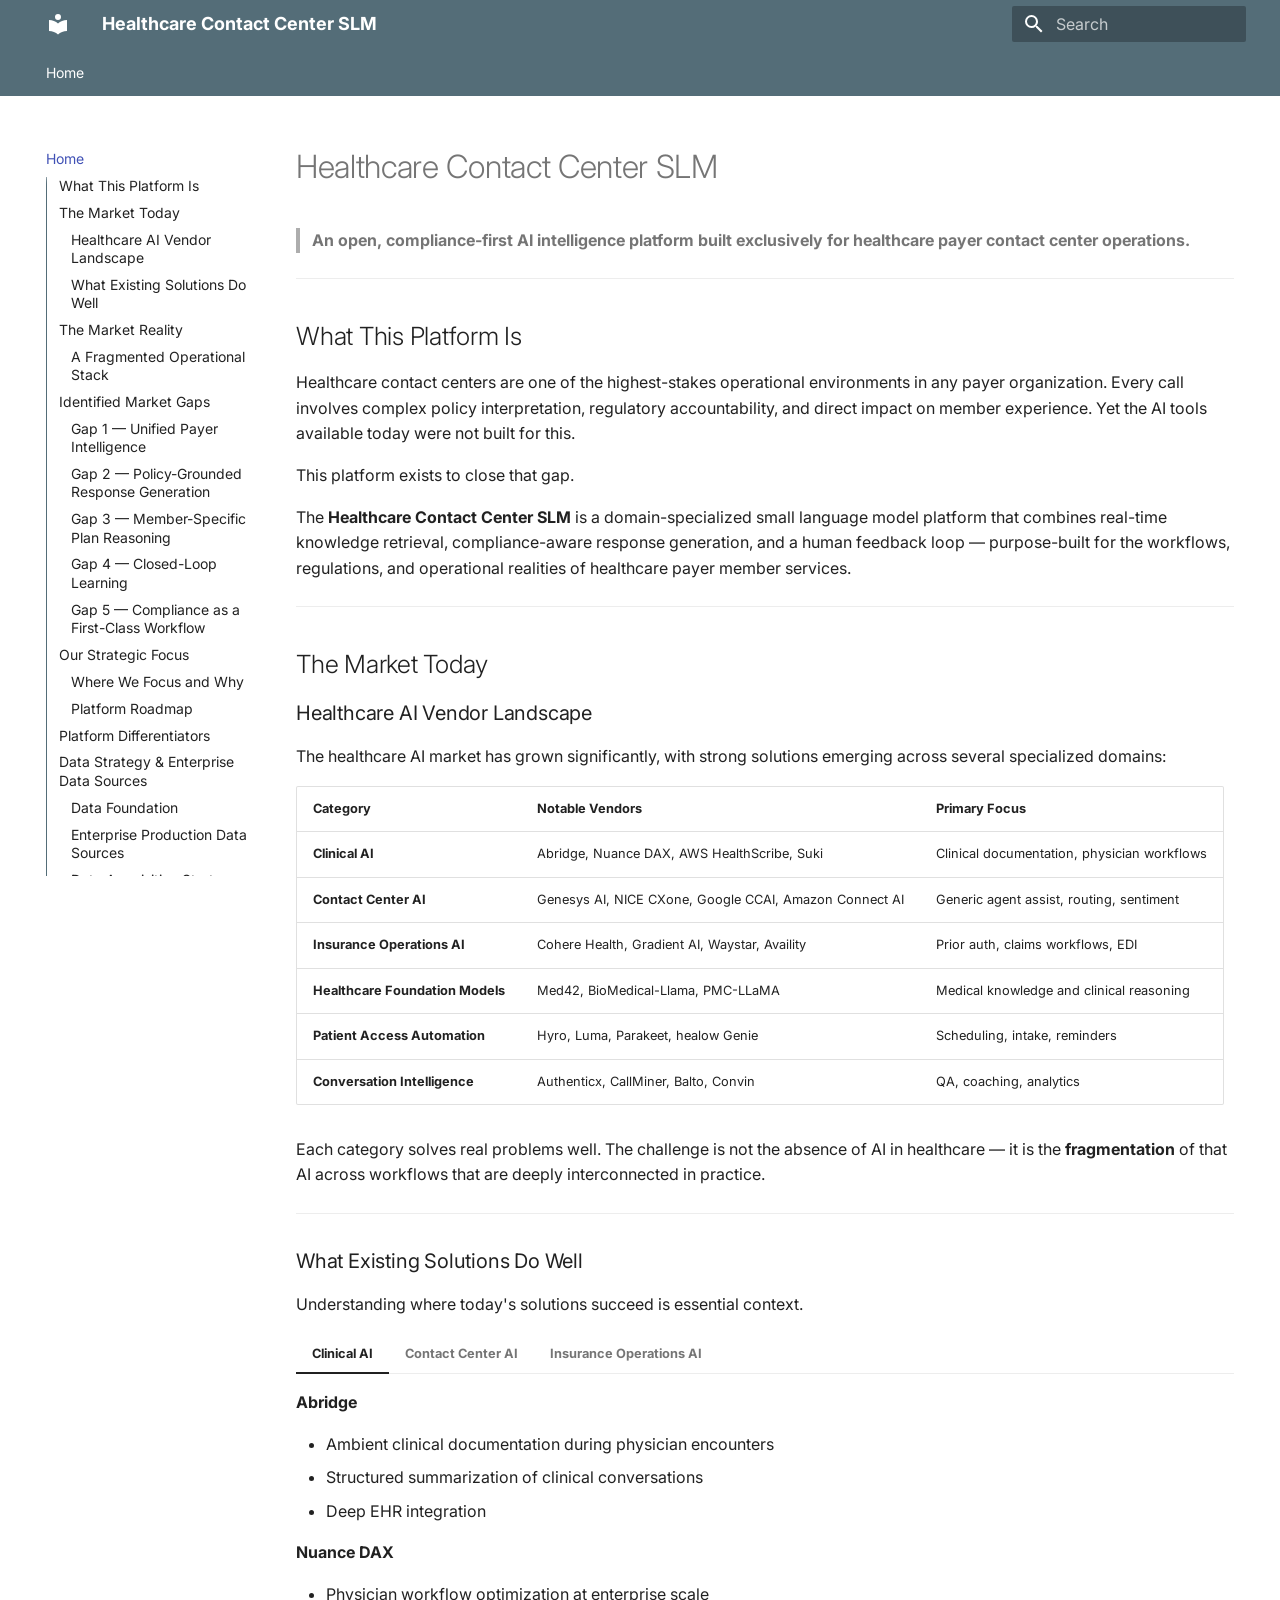
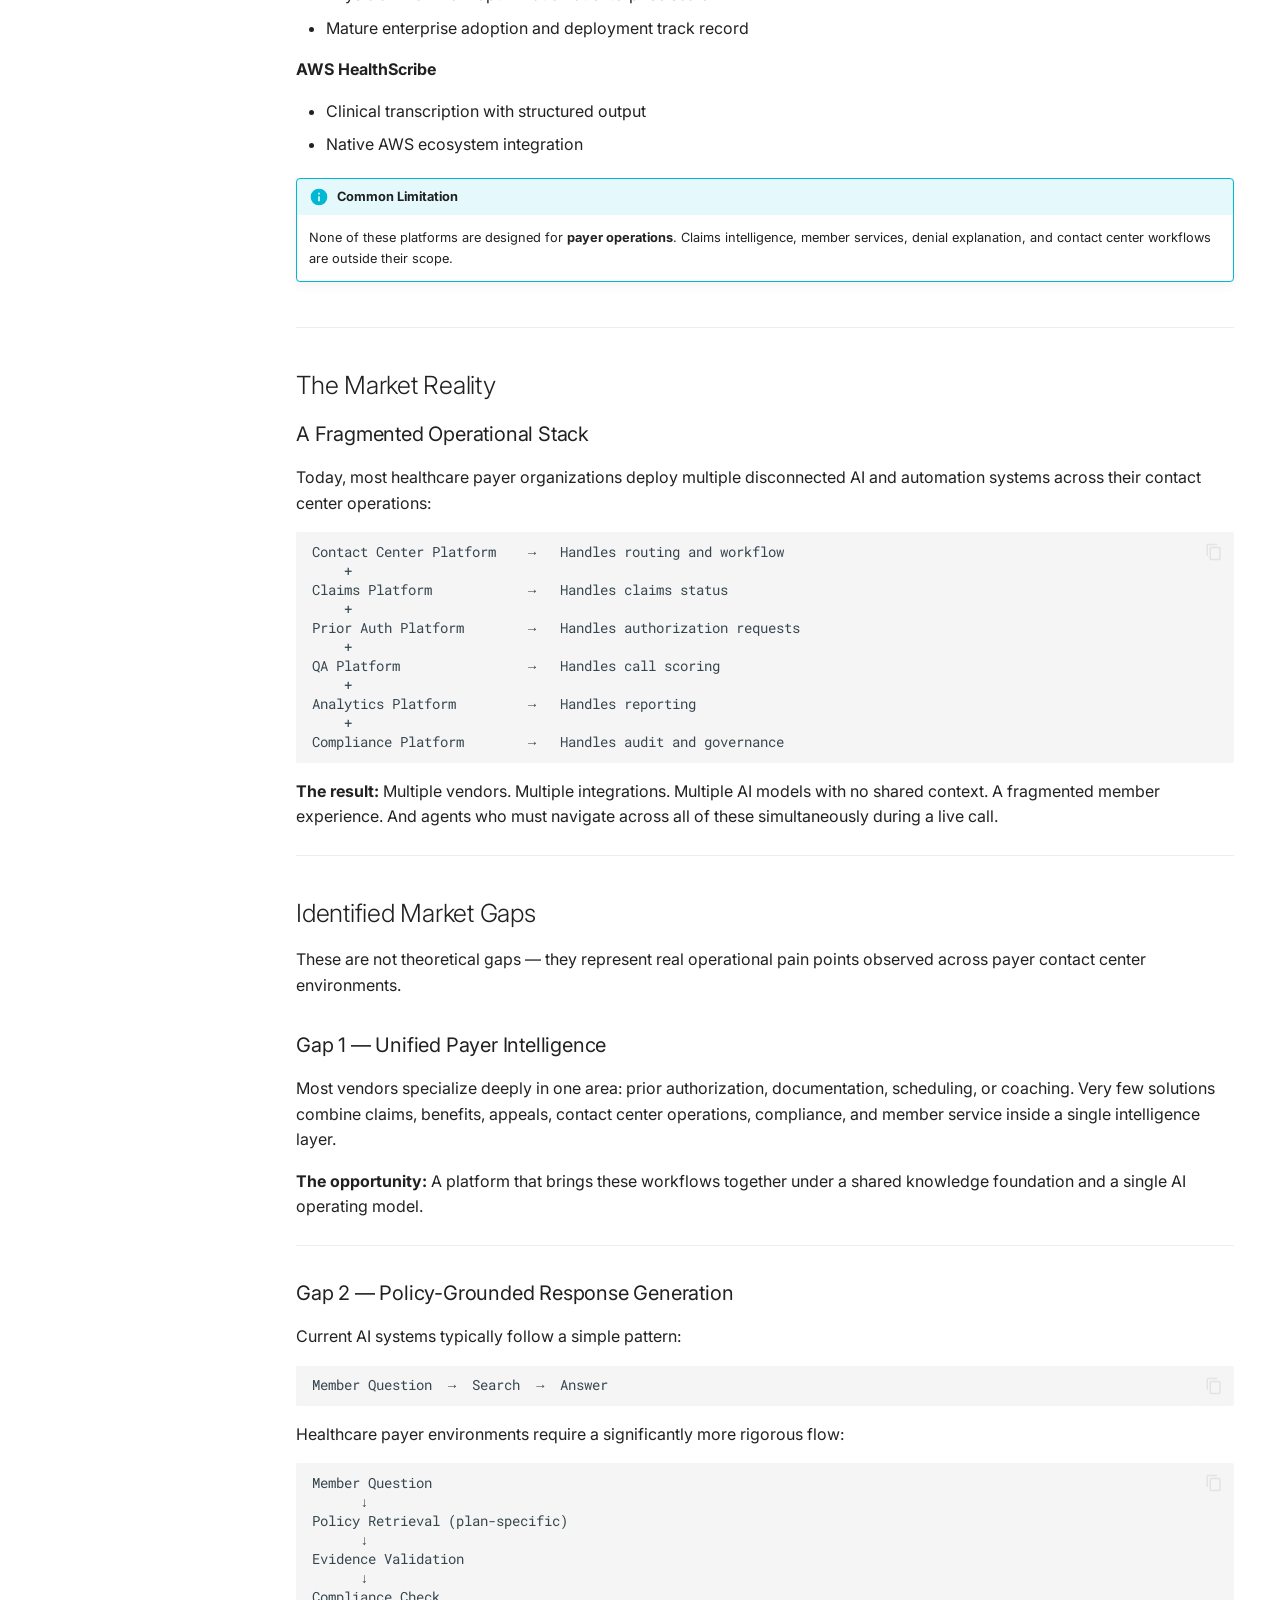
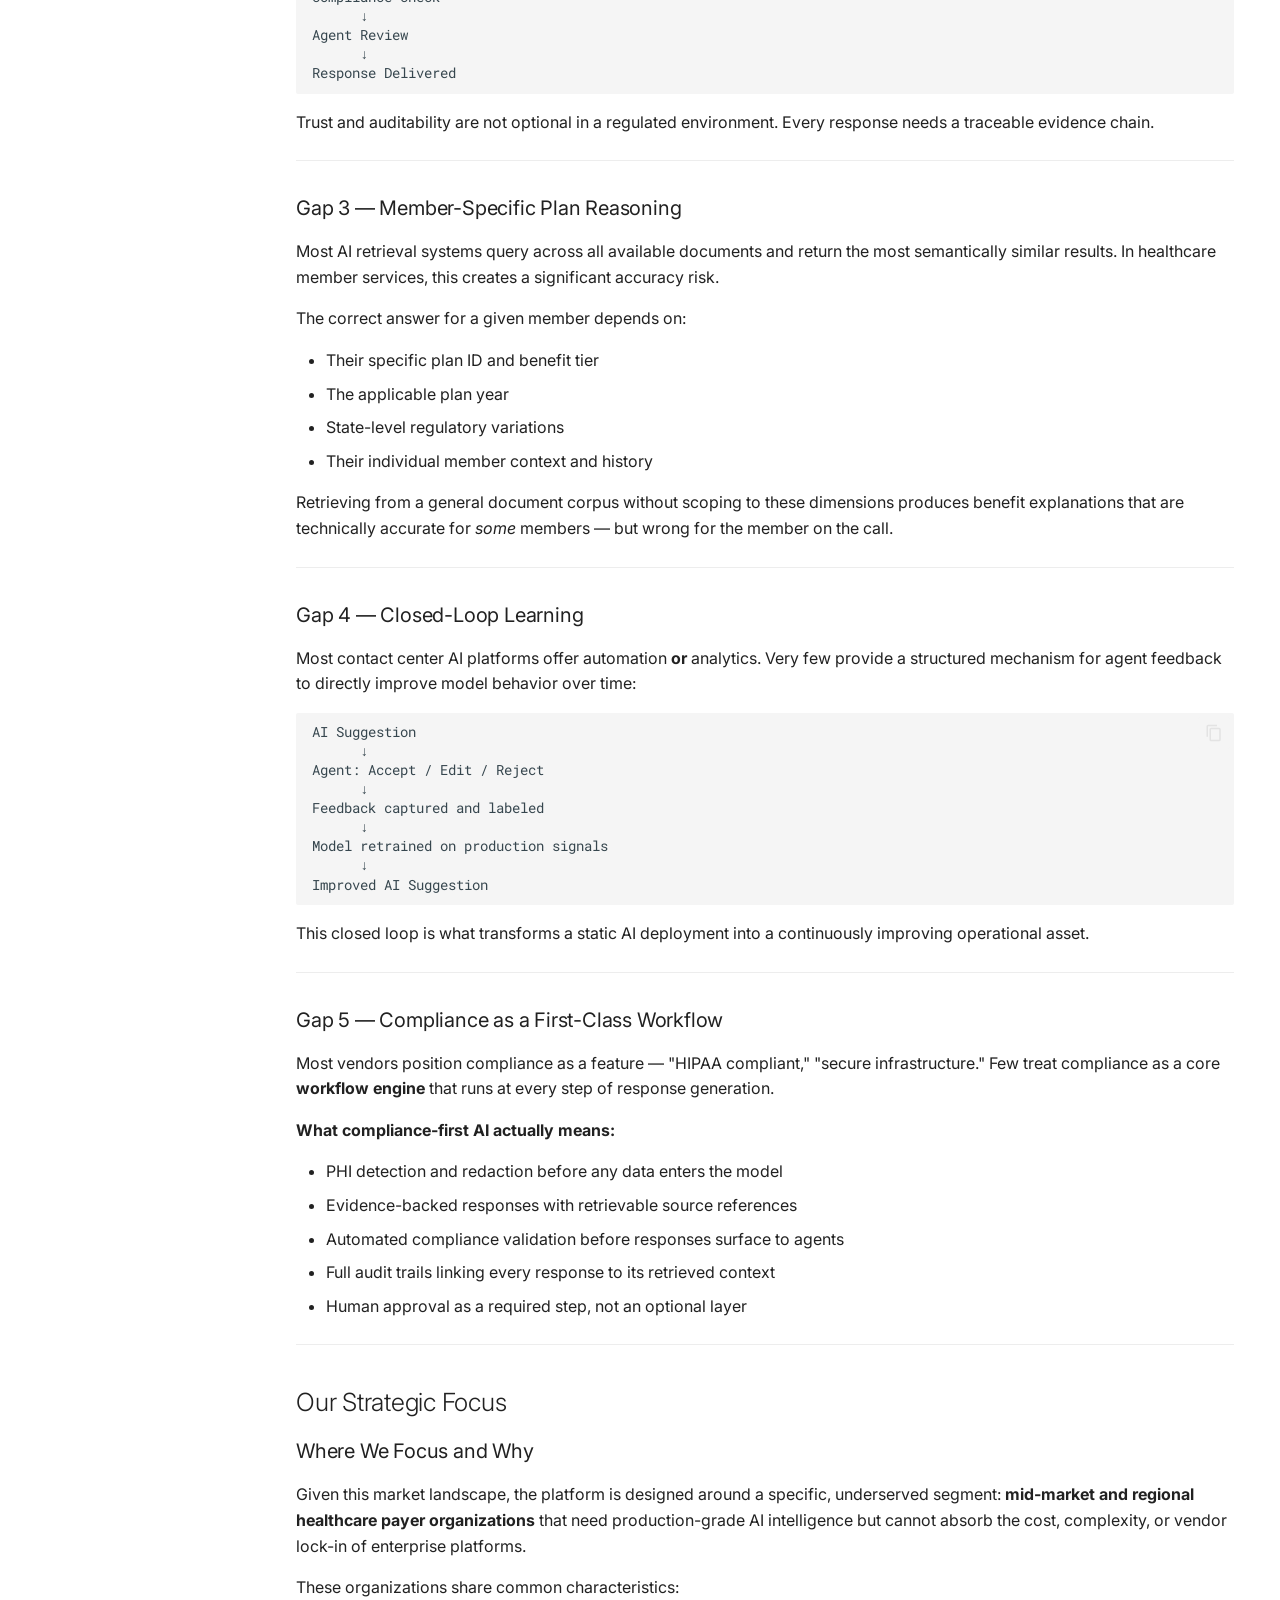
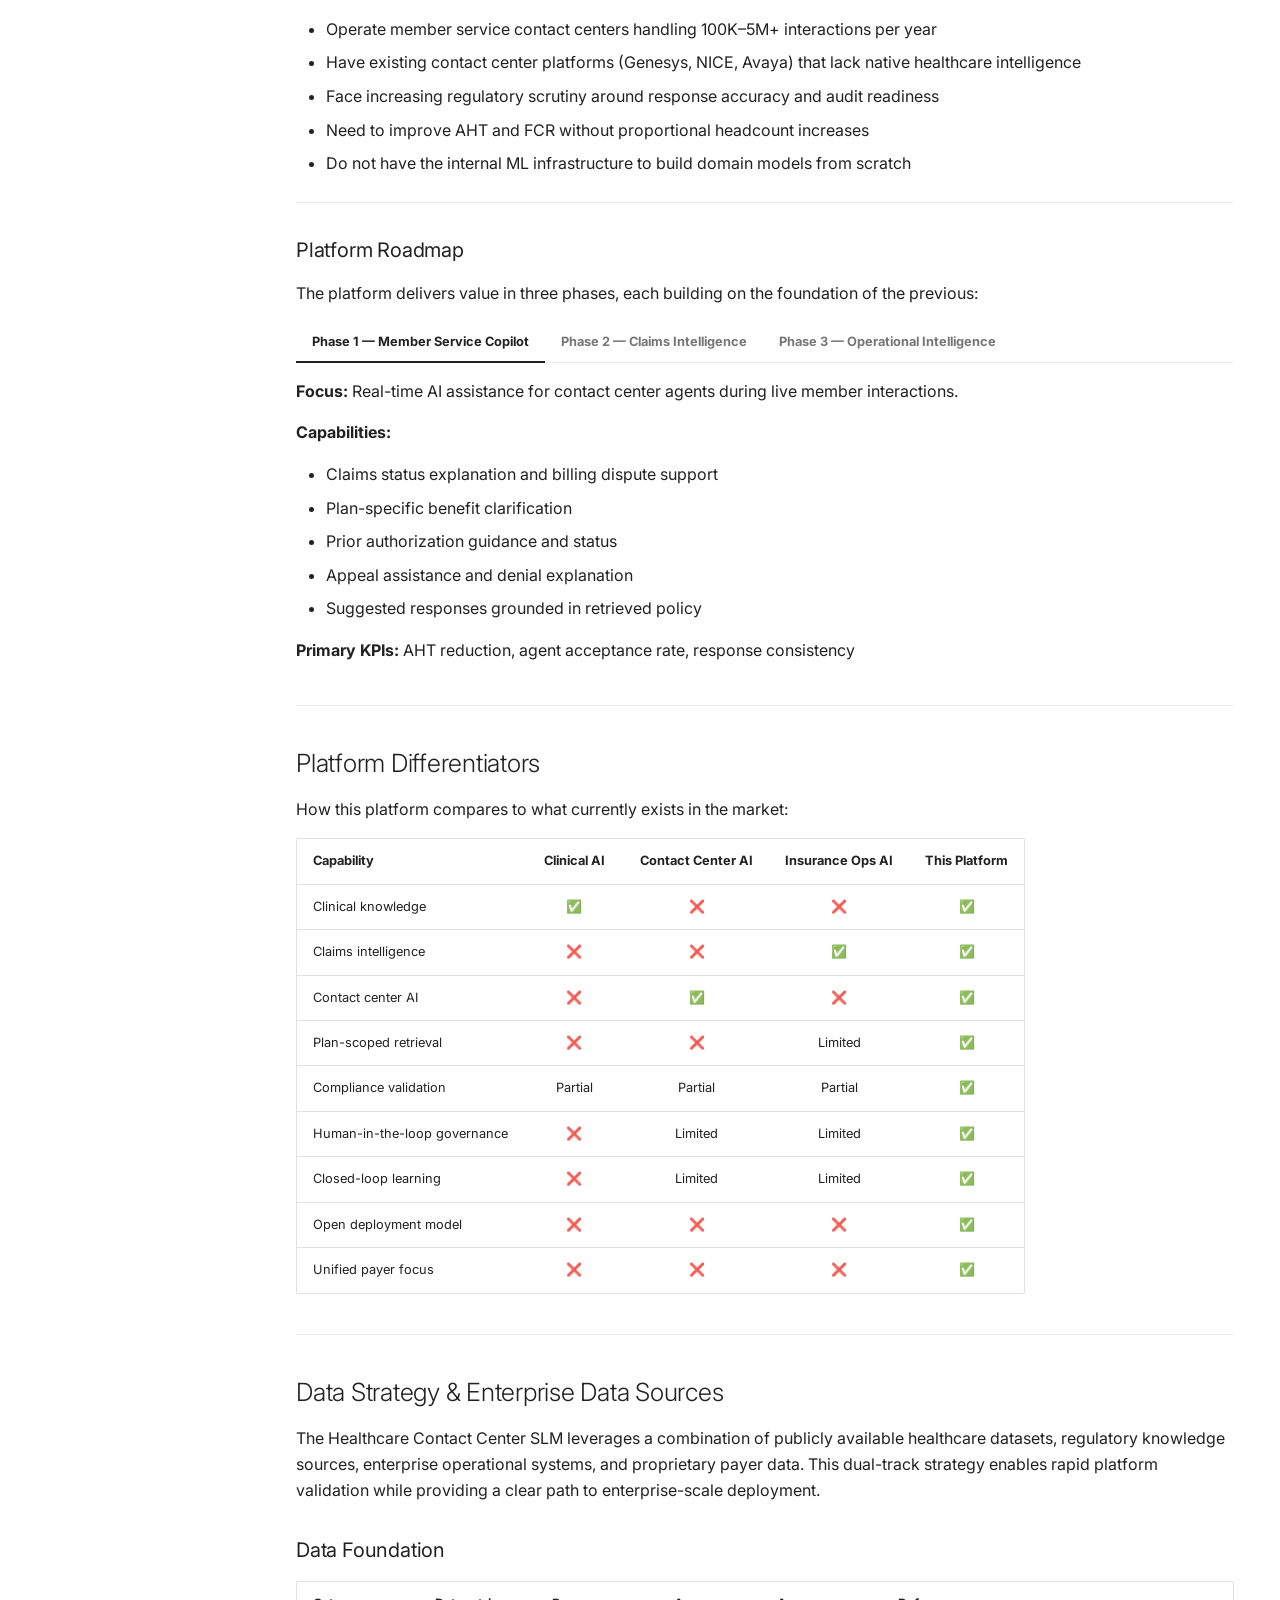
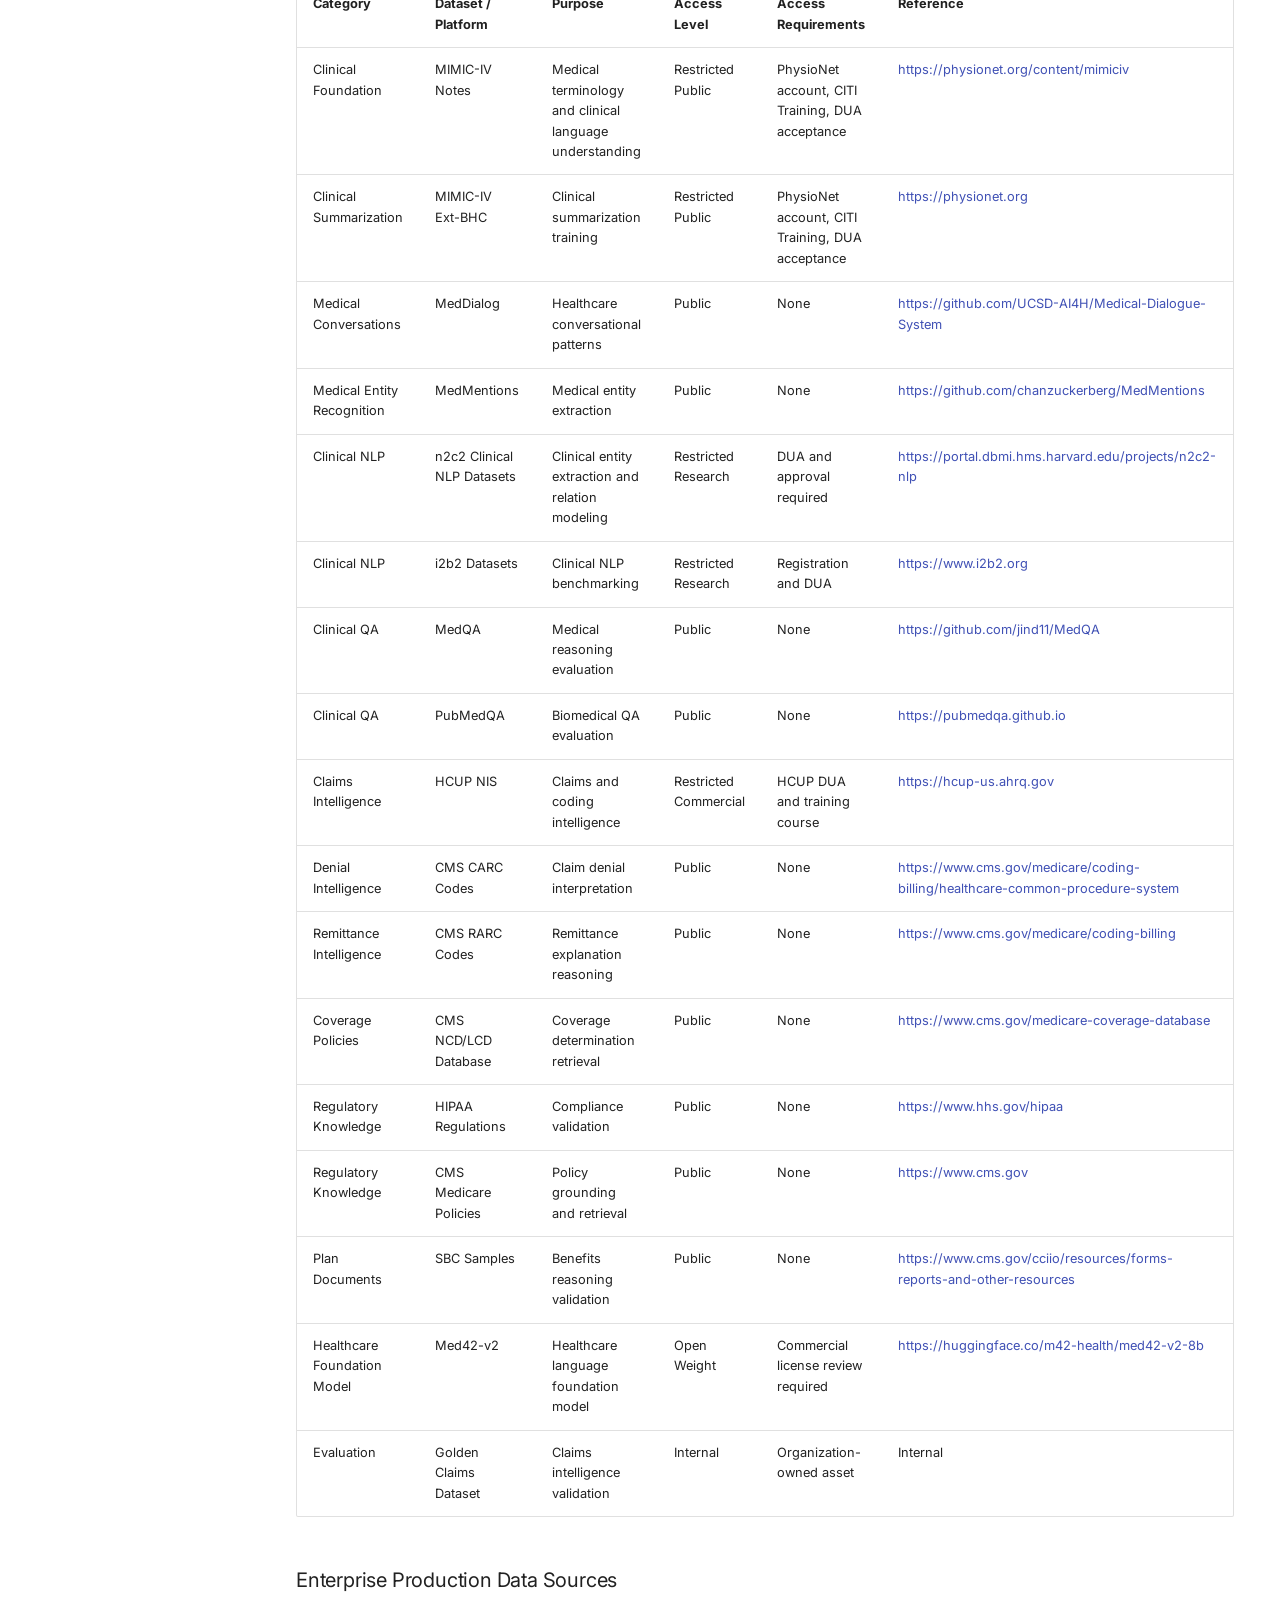
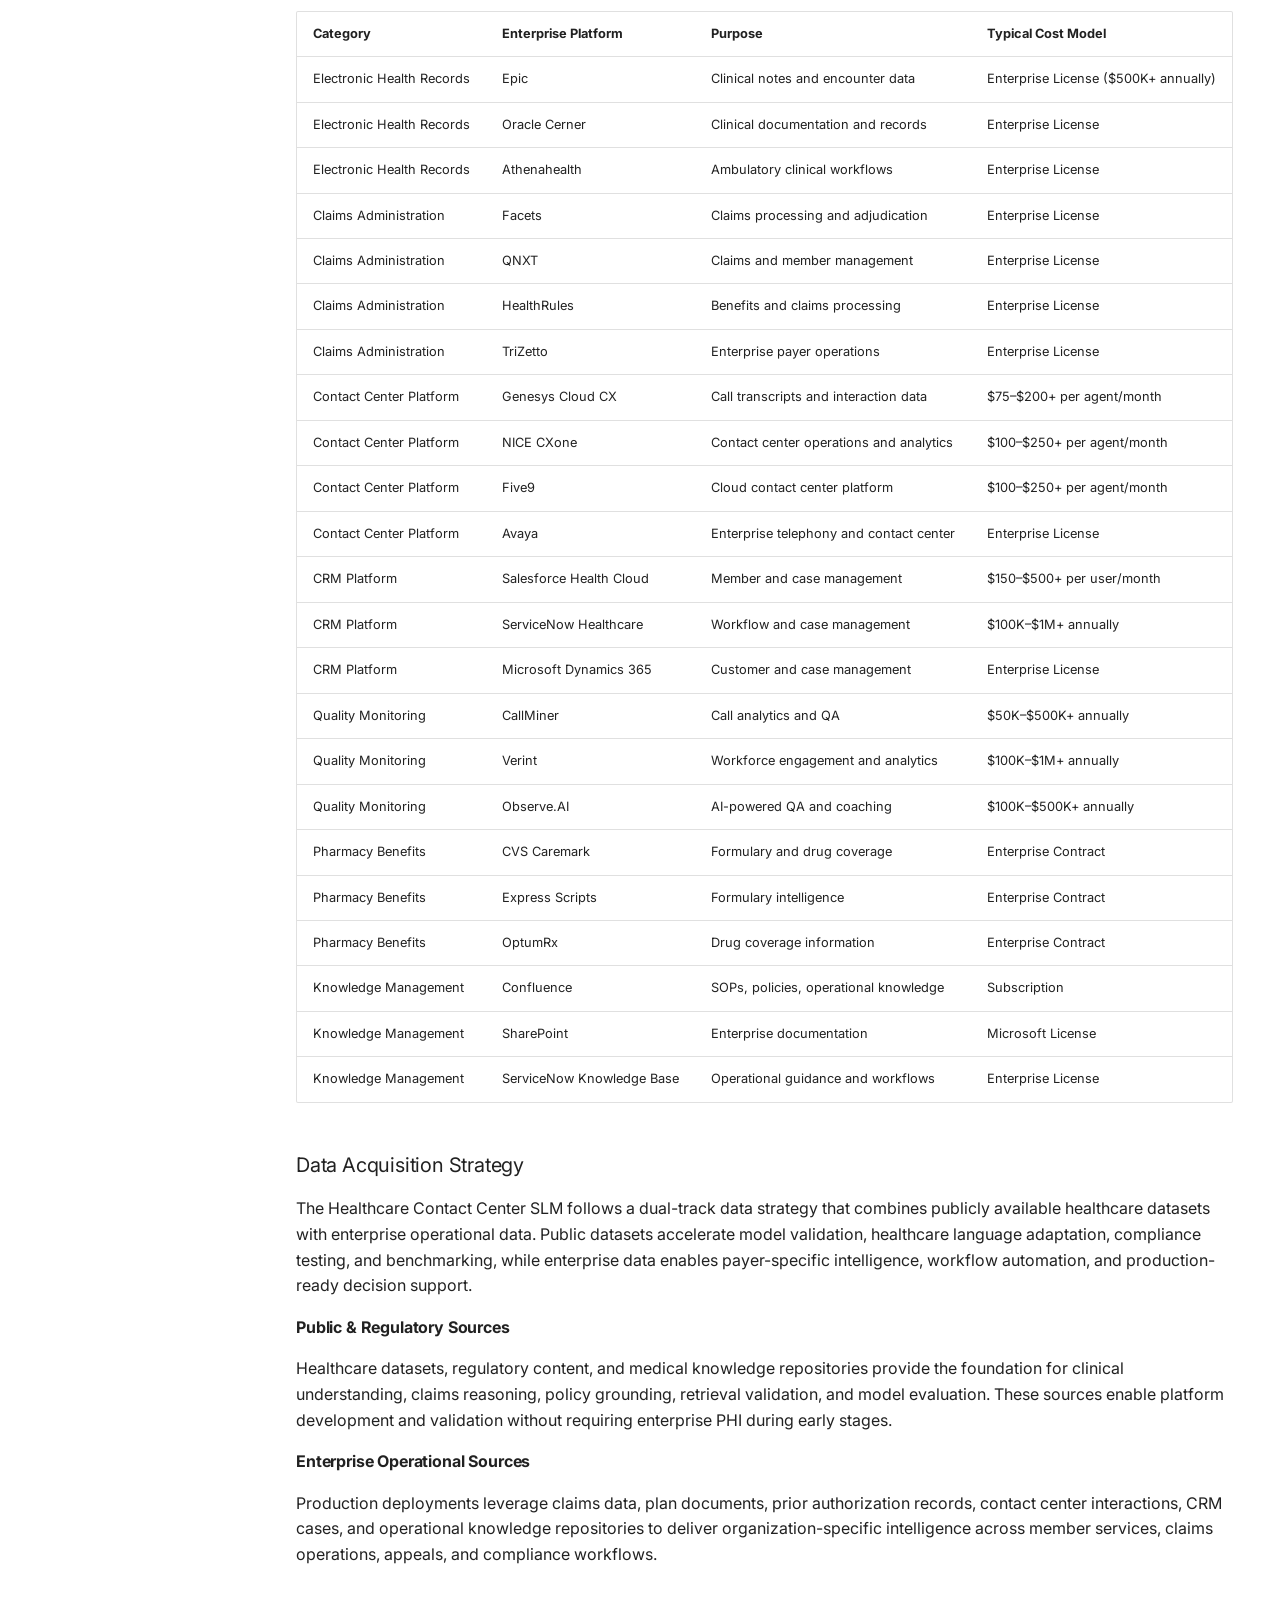
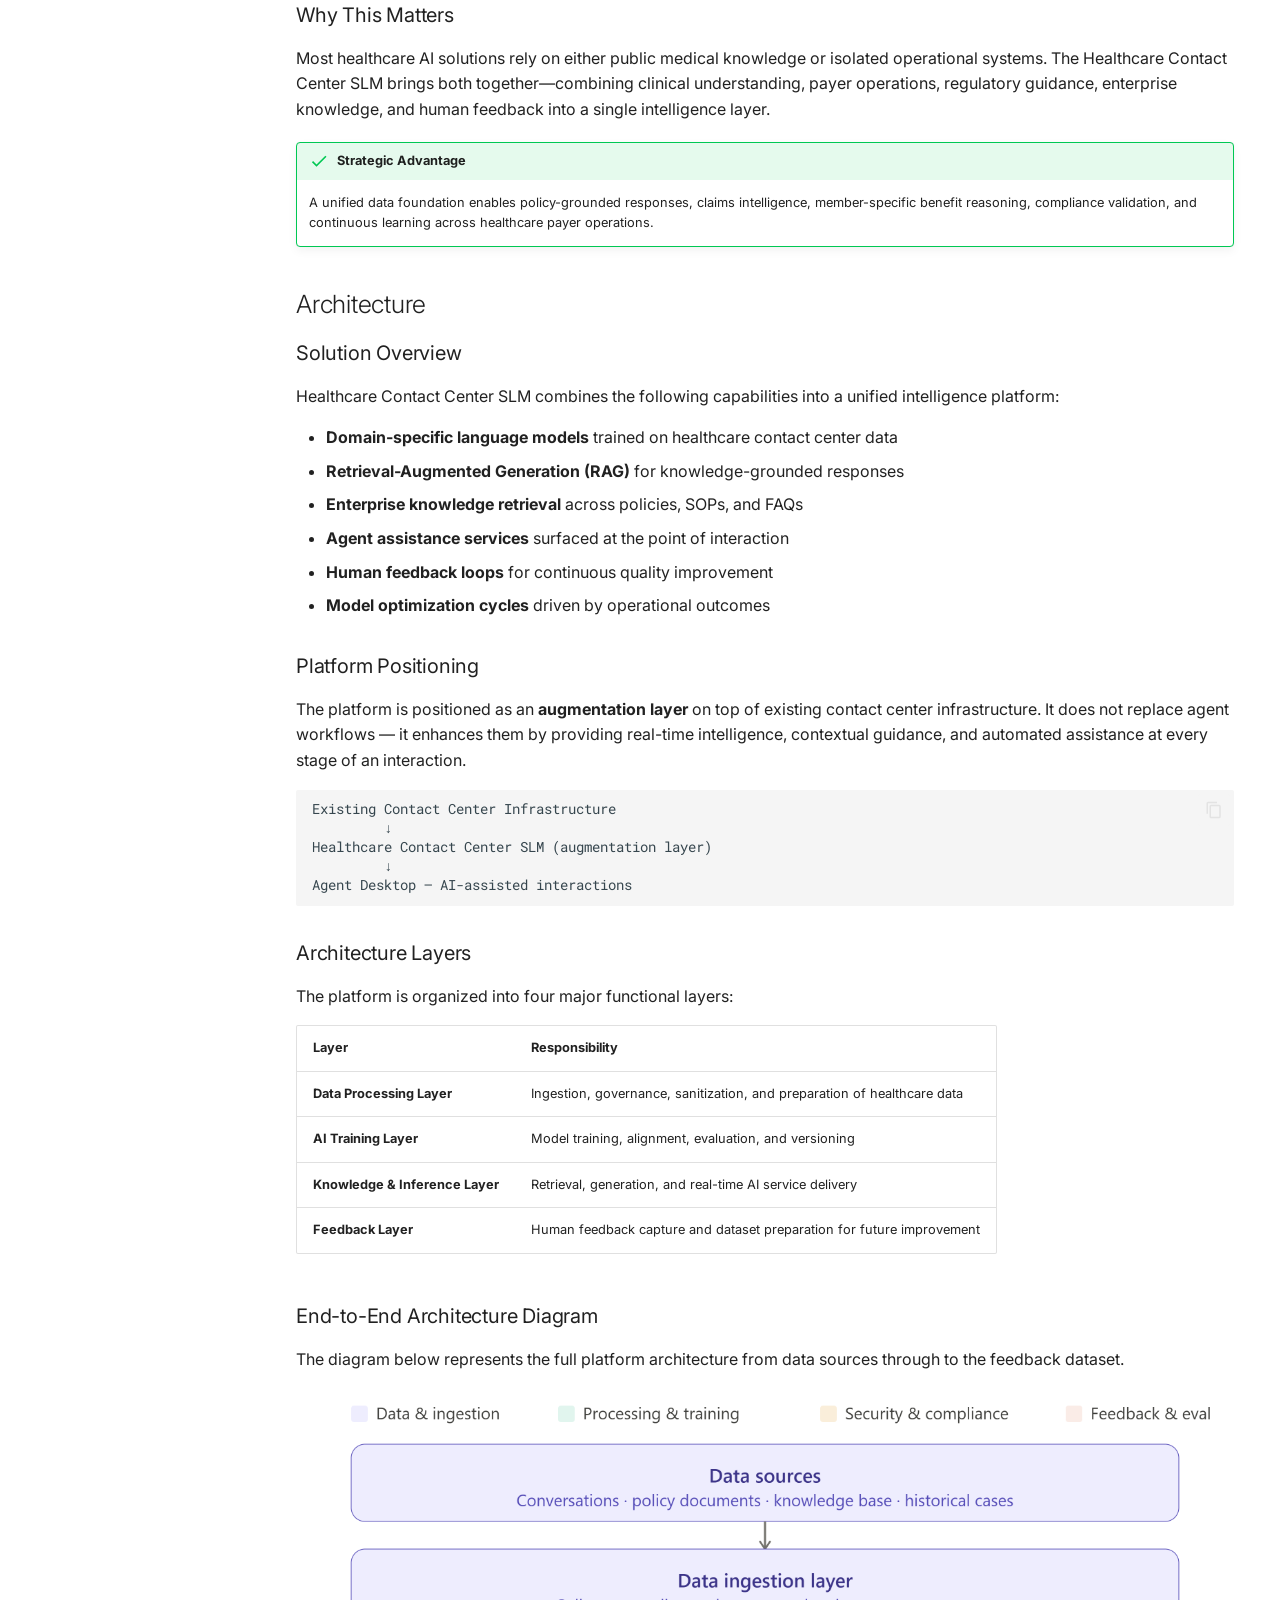
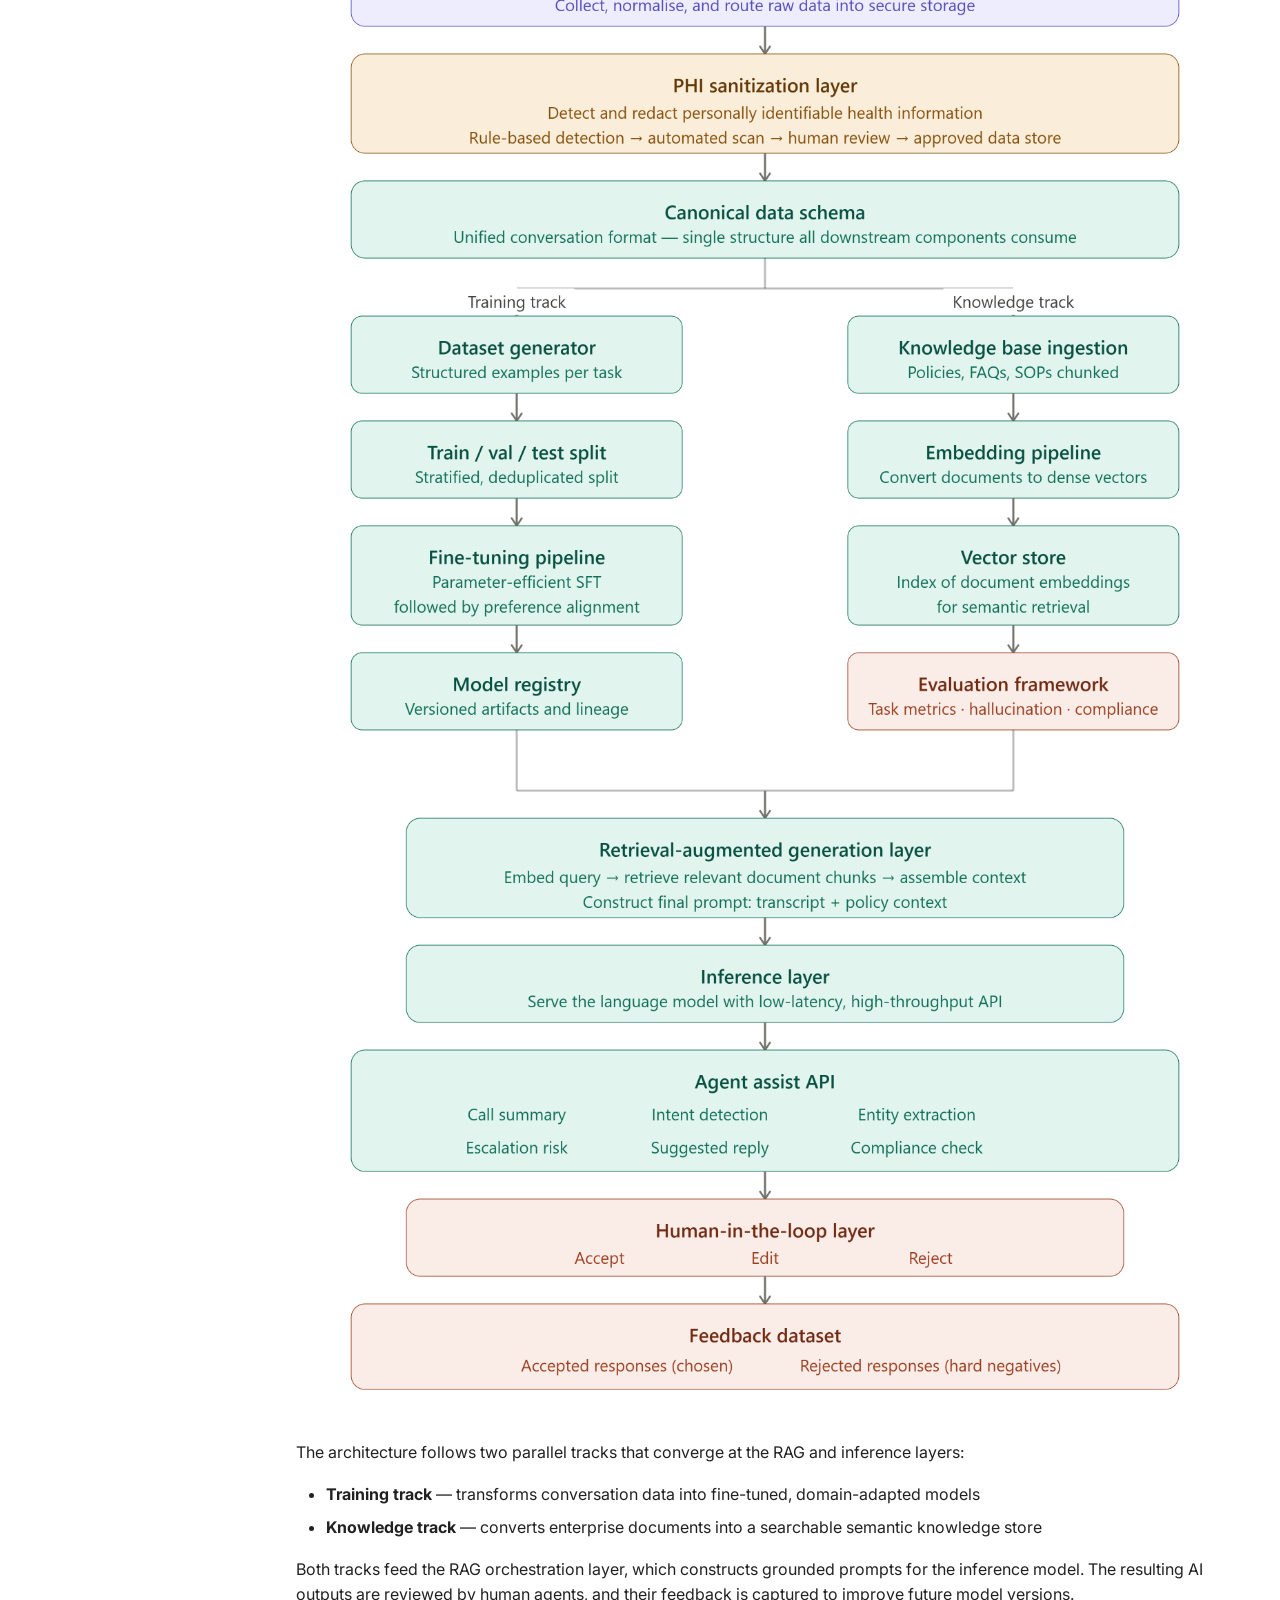
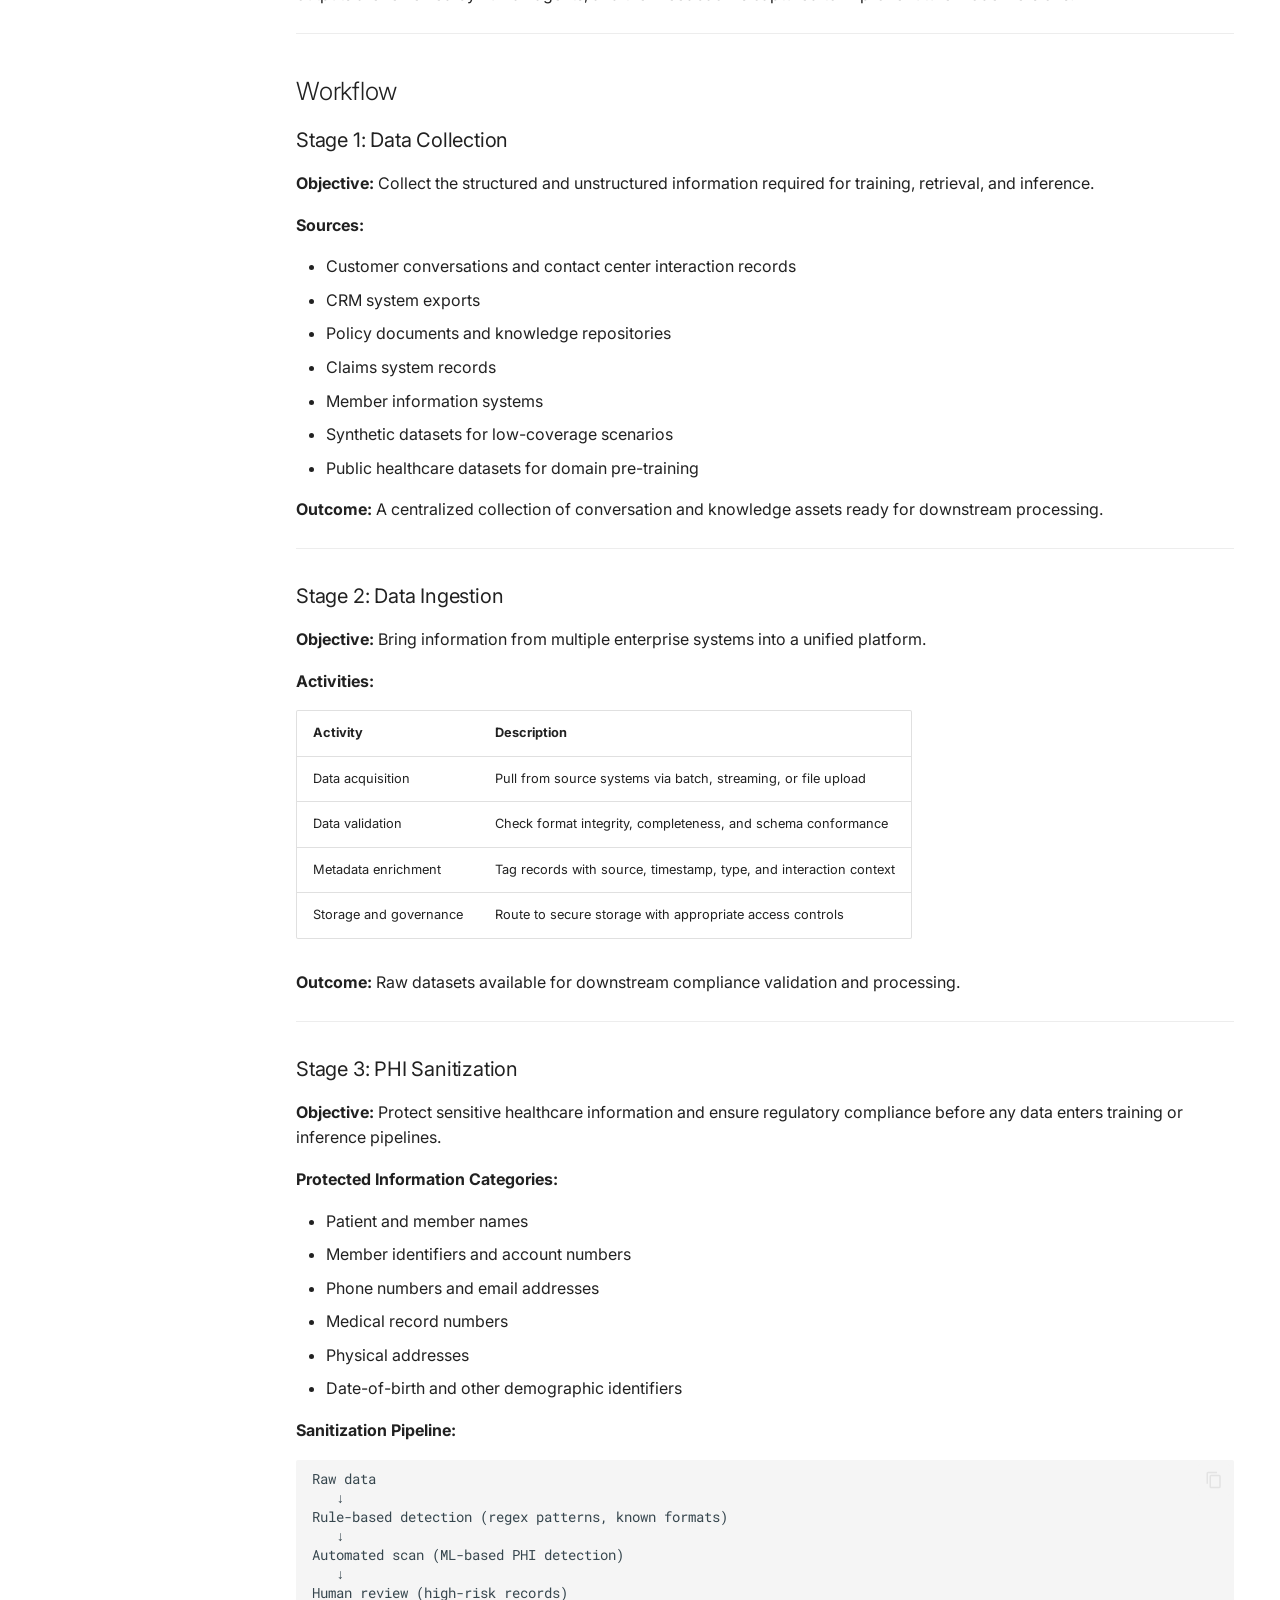
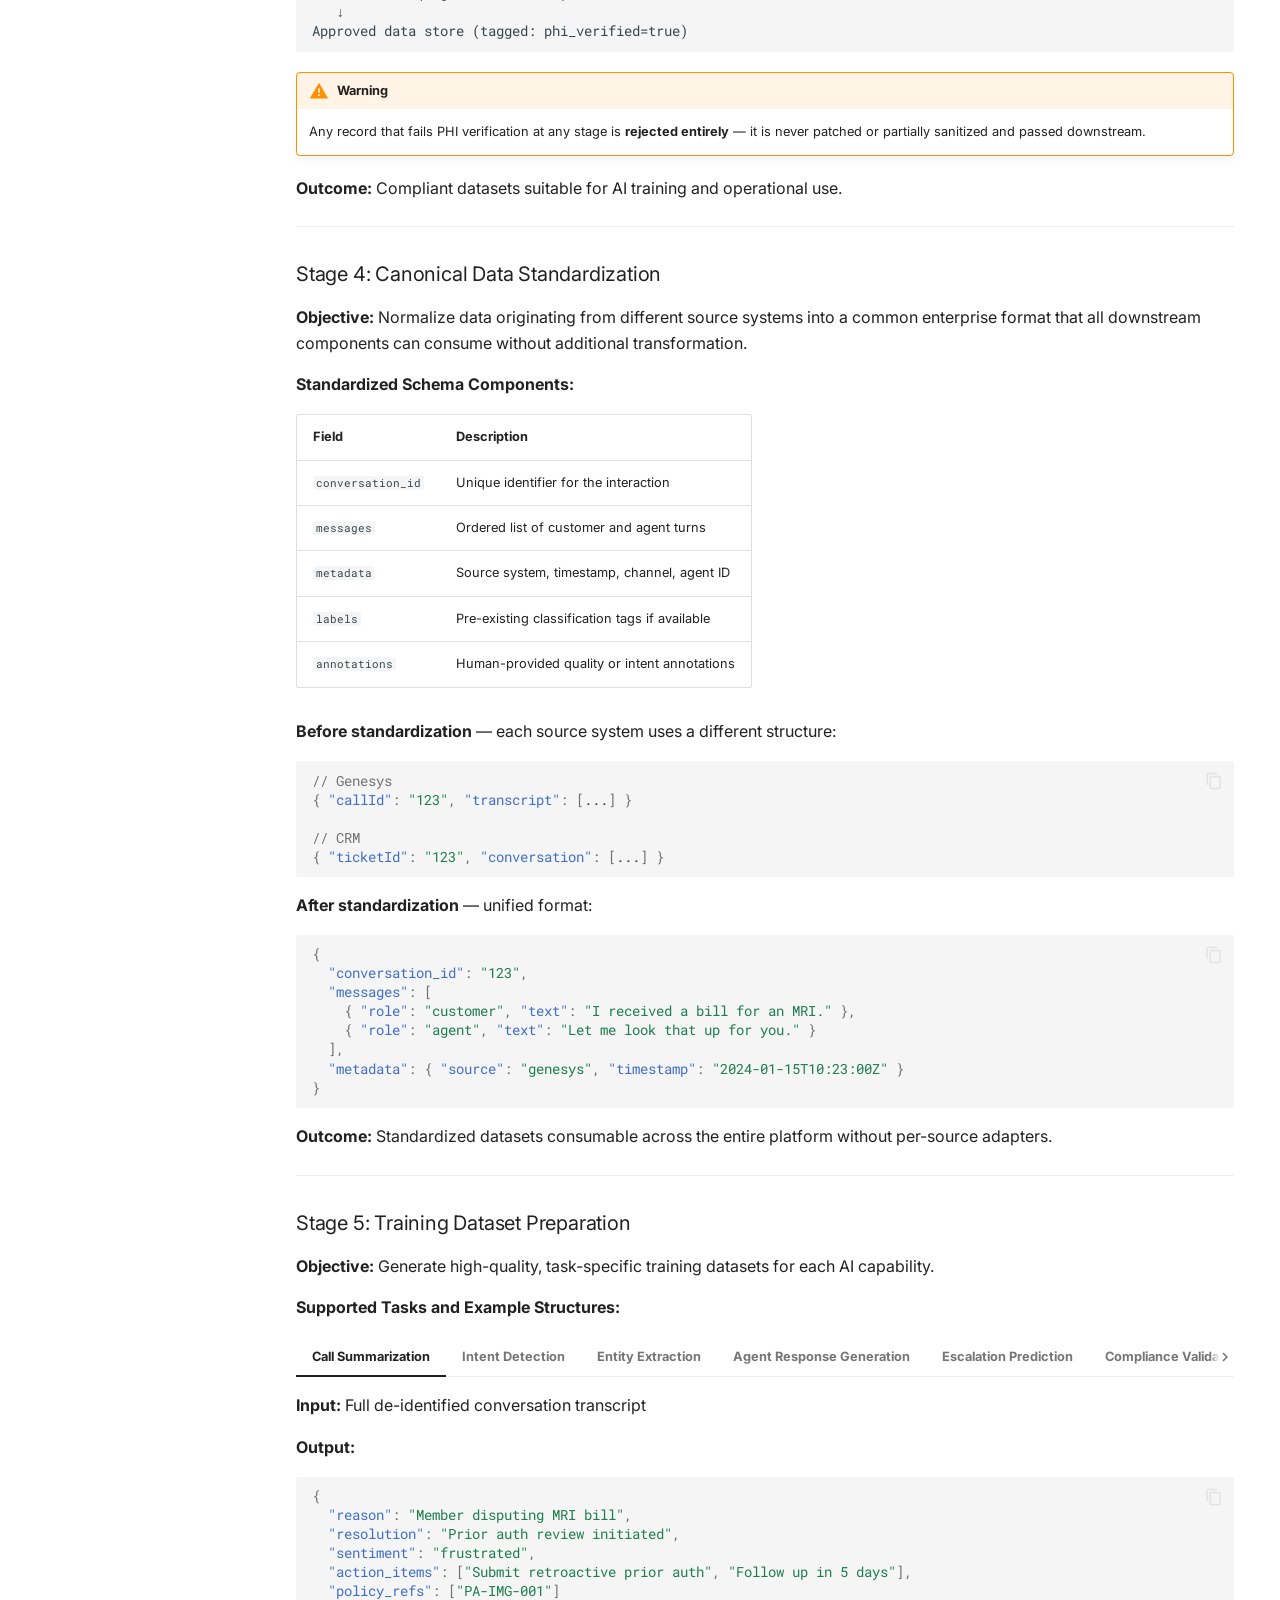
<file: index.html>
<!doctype html>
<html lang="en" class="no-js">
  <head>
    
      <meta charset="utf-8">
      <meta name="viewport" content="width=device-width,initial-scale=1">
      
      
      
      
      
      
        
      
      
      <link rel="icon" href="assets/images/favicon.png">
      <meta name="generator" content="mkdocs-1.6.1, mkdocs-material-9.7.6">
    
    
      
        <title>Healthcare Contact Center SLM</title>
      
    
    
      <link rel="stylesheet" href="assets/stylesheets/main.484c7ddc.min.css">
      
        
        <link rel="stylesheet" href="assets/stylesheets/palette.ab4e12ef.min.css">
      
      


    
    
      
    
    
      
        
        
        <link rel="preconnect" href="https://fonts.gstatic.com" crossorigin>
        <link rel="stylesheet" href="https://fonts.googleapis.com/css?family=Inter:300,300i,400,400i,700,700i%7CRoboto+Mono:400,400i,700,700i&display=fallback">
        <style>:root{--md-text-font:"Inter";--md-code-font:"Roboto Mono"}</style>
      
    
    
    <script>__md_scope=new URL(".",location),__md_hash=e=>[...e].reduce(((e,_)=>(e<<5)-e+_.charCodeAt(0)),0),__md_get=(e,_=localStorage,t=__md_scope)=>JSON.parse(_.getItem(t.pathname+"."+e)),__md_set=(e,_,t=localStorage,a=__md_scope)=>{try{t.setItem(a.pathname+"."+e,JSON.stringify(_))}catch(e){}}</script>
    
      

    
    
  </head>
  
  
    
    
      
    
    
    
    
    <body dir="ltr" data-md-color-scheme="default" data-md-color-primary="blue-grey" data-md-color-accent="light-blue">
  
    
    <input class="md-toggle" data-md-toggle="drawer" type="checkbox" id="__drawer" autocomplete="off">
    <input class="md-toggle" data-md-toggle="search" type="checkbox" id="__search" autocomplete="off">
    <label class="md-overlay" for="__drawer"></label>
    <div data-md-component="skip">
      
        
        <a href="#healthcare-contact-center-slm" class="md-skip">
          Skip to content
        </a>
      
    </div>
    <div data-md-component="announce">
      
    </div>
    
    
      

<header class="md-header" data-md-component="header">
  <nav class="md-header__inner md-grid" aria-label="Header">
    <a href="." title="Healthcare Contact Center SLM" class="md-header__button md-logo" aria-label="Healthcare Contact Center SLM" data-md-component="logo">
      
  
  <svg xmlns="http://www.w3.org/2000/svg" viewBox="0 0 24 24"><path d="M12 8a3 3 0 0 0 3-3 3 3 0 0 0-3-3 3 3 0 0 0-3 3 3 3 0 0 0 3 3m0 3.54C9.64 9.35 6.5 8 3 8v11c3.5 0 6.64 1.35 9 3.54 2.36-2.19 5.5-3.54 9-3.54V8c-3.5 0-6.64 1.35-9 3.54"/></svg>

    </a>
    <label class="md-header__button md-icon" for="__drawer">
      
      <svg xmlns="http://www.w3.org/2000/svg" viewBox="0 0 24 24"><path d="M3 6h18v2H3zm0 5h18v2H3zm0 5h18v2H3z"/></svg>
    </label>
    <div class="md-header__title" data-md-component="header-title">
      <div class="md-header__ellipsis">
        <div class="md-header__topic">
          <span class="md-ellipsis">
            Healthcare Contact Center SLM
          </span>
        </div>
        <div class="md-header__topic" data-md-component="header-topic">
          <span class="md-ellipsis">
            
              Home
            
          </span>
        </div>
      </div>
    </div>
    
      
        <form class="md-header__option" data-md-component="palette">
  
    
    
    
    <input class="md-option" data-md-color-media="" data-md-color-scheme="default" data-md-color-primary="blue-grey" data-md-color-accent="light-blue"  aria-hidden="true"  type="radio" name="__palette" id="__palette_0">
    
  
</form>
      
    
    
      <script>var palette=__md_get("__palette");if(palette&&palette.color){if("(prefers-color-scheme)"===palette.color.media){var media=matchMedia("(prefers-color-scheme: light)"),input=document.querySelector(media.matches?"[data-md-color-media='(prefers-color-scheme: light)']":"[data-md-color-media='(prefers-color-scheme: dark)']");palette.color.media=input.getAttribute("data-md-color-media"),palette.color.scheme=input.getAttribute("data-md-color-scheme"),palette.color.primary=input.getAttribute("data-md-color-primary"),palette.color.accent=input.getAttribute("data-md-color-accent")}for(var[key,value]of Object.entries(palette.color))document.body.setAttribute("data-md-color-"+key,value)}</script>
    
    
    
      
      
        <label class="md-header__button md-icon" for="__search">
          
          <svg xmlns="http://www.w3.org/2000/svg" viewBox="0 0 24 24"><path d="M9.5 3A6.5 6.5 0 0 1 16 9.5c0 1.61-.59 3.09-1.56 4.23l.27.27h.79l5 5-1.5 1.5-5-5v-.79l-.27-.27A6.52 6.52 0 0 1 9.5 16 6.5 6.5 0 0 1 3 9.5 6.5 6.5 0 0 1 9.5 3m0 2C7 5 5 7 5 9.5S7 14 9.5 14 14 12 14 9.5 12 5 9.5 5"/></svg>
        </label>
        <div class="md-search" data-md-component="search" role="dialog">
  <label class="md-search__overlay" for="__search"></label>
  <div class="md-search__inner" role="search">
    <form class="md-search__form" name="search">
      <input type="text" class="md-search__input" name="query" aria-label="Search" placeholder="Search" autocapitalize="off" autocorrect="off" autocomplete="off" spellcheck="false" data-md-component="search-query" required>
      <label class="md-search__icon md-icon" for="__search">
        
        <svg xmlns="http://www.w3.org/2000/svg" viewBox="0 0 24 24"><path d="M9.5 3A6.5 6.5 0 0 1 16 9.5c0 1.61-.59 3.09-1.56 4.23l.27.27h.79l5 5-1.5 1.5-5-5v-.79l-.27-.27A6.52 6.52 0 0 1 9.5 16 6.5 6.5 0 0 1 3 9.5 6.5 6.5 0 0 1 9.5 3m0 2C7 5 5 7 5 9.5S7 14 9.5 14 14 12 14 9.5 12 5 9.5 5"/></svg>
        
        <svg xmlns="http://www.w3.org/2000/svg" viewBox="0 0 24 24"><path d="M20 11v2H8l5.5 5.5-1.42 1.42L4.16 12l7.92-7.92L13.5 5.5 8 11z"/></svg>
      </label>
      <nav class="md-search__options" aria-label="Search">
        
        <button type="reset" class="md-search__icon md-icon" title="Clear" aria-label="Clear" tabindex="-1">
          
          <svg xmlns="http://www.w3.org/2000/svg" viewBox="0 0 24 24"><path d="M19 6.41 17.59 5 12 10.59 6.41 5 5 6.41 10.59 12 5 17.59 6.41 19 12 13.41 17.59 19 19 17.59 13.41 12z"/></svg>
        </button>
      </nav>
      
    </form>
    <div class="md-search__output">
      <div class="md-search__scrollwrap" tabindex="0" data-md-scrollfix>
        <div class="md-search-result" data-md-component="search-result">
          <div class="md-search-result__meta">
            Initializing search
          </div>
          <ol class="md-search-result__list" role="presentation"></ol>
        </div>
      </div>
    </div>
  </div>
</div>
      
    
    
  </nav>
  
</header>
    
    <div class="md-container" data-md-component="container">
      
      
        
          
            
<nav class="md-tabs" aria-label="Tabs" data-md-component="tabs">
  <div class="md-grid">
    <ul class="md-tabs__list">
      
        
  
  
  
    
  
  
    <li class="md-tabs__item md-tabs__item--active">
      <a href="." class="md-tabs__link">
        
  
  
    
  
  Home

      </a>
    </li>
  

      
    </ul>
  </div>
</nav>
          
        
      
      <main class="md-main" data-md-component="main">
        <div class="md-main__inner md-grid">
          
            
              
              <div class="md-sidebar md-sidebar--primary" data-md-component="sidebar" data-md-type="navigation" >
                <div class="md-sidebar__scrollwrap">
                  <div class="md-sidebar__inner">
                    


  


  

<nav class="md-nav md-nav--primary md-nav--lifted md-nav--integrated" aria-label="Navigation" data-md-level="0">
  <label class="md-nav__title" for="__drawer">
    <a href="." title="Healthcare Contact Center SLM" class="md-nav__button md-logo" aria-label="Healthcare Contact Center SLM" data-md-component="logo">
      
  
  <svg xmlns="http://www.w3.org/2000/svg" viewBox="0 0 24 24"><path d="M12 8a3 3 0 0 0 3-3 3 3 0 0 0-3-3 3 3 0 0 0-3 3 3 3 0 0 0 3 3m0 3.54C9.64 9.35 6.5 8 3 8v11c3.5 0 6.64 1.35 9 3.54 2.36-2.19 5.5-3.54 9-3.54V8c-3.5 0-6.64 1.35-9 3.54"/></svg>

    </a>
    Healthcare Contact Center SLM
  </label>
  
  <ul class="md-nav__list" data-md-scrollfix>
    
      
      
  
  
    
  
  
  
    <li class="md-nav__item md-nav__item--active">
      
      <input class="md-nav__toggle md-toggle" type="checkbox" id="__toc">
      
      
        
      
      
        <label class="md-nav__link md-nav__link--active" for="__toc">
          
  
  
  <span class="md-ellipsis">
    
  
    Home
  

    
  </span>
  
  

          <span class="md-nav__icon md-icon"></span>
        </label>
      
      <a href="." class="md-nav__link md-nav__link--active">
        
  
  
  <span class="md-ellipsis">
    
  
    Home
  

    
  </span>
  
  

      </a>
      
        

<nav class="md-nav md-nav--secondary" aria-label="Table of contents">
  
  
  
    
  
  
    <label class="md-nav__title" for="__toc">
      <span class="md-nav__icon md-icon"></span>
      Table of contents
    </label>
    <ul class="md-nav__list" data-md-component="toc" data-md-scrollfix>
      
        <li class="md-nav__item">
  <a href="#what-this-platform-is" class="md-nav__link">
    <span class="md-ellipsis">
      
        What This Platform Is
      
    </span>
  </a>
  
</li>
      
        <li class="md-nav__item">
  <a href="#the-market-today" class="md-nav__link">
    <span class="md-ellipsis">
      
        The Market Today
      
    </span>
  </a>
  
    <nav class="md-nav" aria-label="The Market Today">
      <ul class="md-nav__list">
        
          <li class="md-nav__item">
  <a href="#healthcare-ai-vendor-landscape" class="md-nav__link">
    <span class="md-ellipsis">
      
        Healthcare AI Vendor Landscape
      
    </span>
  </a>
  
</li>
        
          <li class="md-nav__item">
  <a href="#what-existing-solutions-do-well" class="md-nav__link">
    <span class="md-ellipsis">
      
        What Existing Solutions Do Well
      
    </span>
  </a>
  
</li>
        
      </ul>
    </nav>
  
</li>
      
        <li class="md-nav__item">
  <a href="#the-market-reality" class="md-nav__link">
    <span class="md-ellipsis">
      
        The Market Reality
      
    </span>
  </a>
  
    <nav class="md-nav" aria-label="The Market Reality">
      <ul class="md-nav__list">
        
          <li class="md-nav__item">
  <a href="#a-fragmented-operational-stack" class="md-nav__link">
    <span class="md-ellipsis">
      
        A Fragmented Operational Stack
      
    </span>
  </a>
  
</li>
        
      </ul>
    </nav>
  
</li>
      
        <li class="md-nav__item">
  <a href="#identified-market-gaps" class="md-nav__link">
    <span class="md-ellipsis">
      
        Identified Market Gaps
      
    </span>
  </a>
  
    <nav class="md-nav" aria-label="Identified Market Gaps">
      <ul class="md-nav__list">
        
          <li class="md-nav__item">
  <a href="#gap-1-unified-payer-intelligence" class="md-nav__link">
    <span class="md-ellipsis">
      
        Gap 1 — Unified Payer Intelligence
      
    </span>
  </a>
  
</li>
        
          <li class="md-nav__item">
  <a href="#gap-2-policy-grounded-response-generation" class="md-nav__link">
    <span class="md-ellipsis">
      
        Gap 2 — Policy-Grounded Response Generation
      
    </span>
  </a>
  
</li>
        
          <li class="md-nav__item">
  <a href="#gap-3-member-specific-plan-reasoning" class="md-nav__link">
    <span class="md-ellipsis">
      
        Gap 3 — Member-Specific Plan Reasoning
      
    </span>
  </a>
  
</li>
        
          <li class="md-nav__item">
  <a href="#gap-4-closed-loop-learning" class="md-nav__link">
    <span class="md-ellipsis">
      
        Gap 4 — Closed-Loop Learning
      
    </span>
  </a>
  
</li>
        
          <li class="md-nav__item">
  <a href="#gap-5-compliance-as-a-first-class-workflow" class="md-nav__link">
    <span class="md-ellipsis">
      
        Gap 5 — Compliance as a First-Class Workflow
      
    </span>
  </a>
  
</li>
        
      </ul>
    </nav>
  
</li>
      
        <li class="md-nav__item">
  <a href="#our-strategic-focus" class="md-nav__link">
    <span class="md-ellipsis">
      
        Our Strategic Focus
      
    </span>
  </a>
  
    <nav class="md-nav" aria-label="Our Strategic Focus">
      <ul class="md-nav__list">
        
          <li class="md-nav__item">
  <a href="#where-we-focus-and-why" class="md-nav__link">
    <span class="md-ellipsis">
      
        Where We Focus and Why
      
    </span>
  </a>
  
</li>
        
          <li class="md-nav__item">
  <a href="#platform-roadmap" class="md-nav__link">
    <span class="md-ellipsis">
      
        Platform Roadmap
      
    </span>
  </a>
  
</li>
        
      </ul>
    </nav>
  
</li>
      
        <li class="md-nav__item">
  <a href="#platform-differentiators" class="md-nav__link">
    <span class="md-ellipsis">
      
        Platform Differentiators
      
    </span>
  </a>
  
</li>
      
        <li class="md-nav__item">
  <a href="#data-strategy-enterprise-data-sources" class="md-nav__link">
    <span class="md-ellipsis">
      
        Data Strategy &amp; Enterprise Data Sources
      
    </span>
  </a>
  
    <nav class="md-nav" aria-label="Data Strategy &amp; Enterprise Data Sources">
      <ul class="md-nav__list">
        
          <li class="md-nav__item">
  <a href="#data-foundation" class="md-nav__link">
    <span class="md-ellipsis">
      
        Data Foundation
      
    </span>
  </a>
  
</li>
        
          <li class="md-nav__item">
  <a href="#enterprise-production-data-sources" class="md-nav__link">
    <span class="md-ellipsis">
      
        Enterprise Production Data Sources
      
    </span>
  </a>
  
</li>
        
          <li class="md-nav__item">
  <a href="#data-acquisition-strategy" class="md-nav__link">
    <span class="md-ellipsis">
      
        Data Acquisition Strategy
      
    </span>
  </a>
  
    <nav class="md-nav" aria-label="Data Acquisition Strategy">
      <ul class="md-nav__list">
        
          <li class="md-nav__item">
  <a href="#public-regulatory-sources" class="md-nav__link">
    <span class="md-ellipsis">
      
        Public &amp; Regulatory Sources
      
    </span>
  </a>
  
</li>
        
          <li class="md-nav__item">
  <a href="#enterprise-operational-sources" class="md-nav__link">
    <span class="md-ellipsis">
      
        Enterprise Operational Sources
      
    </span>
  </a>
  
</li>
        
      </ul>
    </nav>
  
</li>
        
          <li class="md-nav__item">
  <a href="#why-this-matters" class="md-nav__link">
    <span class="md-ellipsis">
      
        Why This Matters
      
    </span>
  </a>
  
</li>
        
      </ul>
    </nav>
  
</li>
      
        <li class="md-nav__item">
  <a href="#architecture" class="md-nav__link">
    <span class="md-ellipsis">
      
        Architecture
      
    </span>
  </a>
  
    <nav class="md-nav" aria-label="Architecture">
      <ul class="md-nav__list">
        
          <li class="md-nav__item">
  <a href="#solution-overview" class="md-nav__link">
    <span class="md-ellipsis">
      
        Solution Overview
      
    </span>
  </a>
  
</li>
        
          <li class="md-nav__item">
  <a href="#platform-positioning" class="md-nav__link">
    <span class="md-ellipsis">
      
        Platform Positioning
      
    </span>
  </a>
  
</li>
        
          <li class="md-nav__item">
  <a href="#architecture-layers" class="md-nav__link">
    <span class="md-ellipsis">
      
        Architecture Layers
      
    </span>
  </a>
  
</li>
        
          <li class="md-nav__item">
  <a href="#end-to-end-architecture-diagram" class="md-nav__link">
    <span class="md-ellipsis">
      
        End-to-End Architecture Diagram
      
    </span>
  </a>
  
</li>
        
      </ul>
    </nav>
  
</li>
      
        <li class="md-nav__item">
  <a href="#workflow" class="md-nav__link">
    <span class="md-ellipsis">
      
        Workflow
      
    </span>
  </a>
  
    <nav class="md-nav" aria-label="Workflow">
      <ul class="md-nav__list">
        
          <li class="md-nav__item">
  <a href="#stage-1-data-collection" class="md-nav__link">
    <span class="md-ellipsis">
      
        Stage 1: Data Collection
      
    </span>
  </a>
  
</li>
        
          <li class="md-nav__item">
  <a href="#stage-2-data-ingestion" class="md-nav__link">
    <span class="md-ellipsis">
      
        Stage 2: Data Ingestion
      
    </span>
  </a>
  
</li>
        
          <li class="md-nav__item">
  <a href="#stage-3-phi-sanitization" class="md-nav__link">
    <span class="md-ellipsis">
      
        Stage 3: PHI Sanitization
      
    </span>
  </a>
  
</li>
        
          <li class="md-nav__item">
  <a href="#stage-4-canonical-data-standardization" class="md-nav__link">
    <span class="md-ellipsis">
      
        Stage 4: Canonical Data Standardization
      
    </span>
  </a>
  
</li>
        
          <li class="md-nav__item">
  <a href="#stage-5-training-dataset-preparation" class="md-nav__link">
    <span class="md-ellipsis">
      
        Stage 5: Training Dataset Preparation
      
    </span>
  </a>
  
</li>
        
          <li class="md-nav__item">
  <a href="#stage-6-model-training-and-alignment" class="md-nav__link">
    <span class="md-ellipsis">
      
        Stage 6: Model Training and Alignment
      
    </span>
  </a>
  
</li>
        
          <li class="md-nav__item">
  <a href="#stage-7-knowledge-base-processing" class="md-nav__link">
    <span class="md-ellipsis">
      
        Stage 7: Knowledge Base Processing
      
    </span>
  </a>
  
</li>
        
          <li class="md-nav__item">
  <a href="#stage-8-semantic-knowledge-retrieval" class="md-nav__link">
    <span class="md-ellipsis">
      
        Stage 8: Semantic Knowledge Retrieval
      
    </span>
  </a>
  
</li>
        
          <li class="md-nav__item">
  <a href="#stage-9-evaluation-framework" class="md-nav__link">
    <span class="md-ellipsis">
      
        Stage 9: Evaluation Framework
      
    </span>
  </a>
  
</li>
        
          <li class="md-nav__item">
  <a href="#stage-10-retrieval-augmented-generation" class="md-nav__link">
    <span class="md-ellipsis">
      
        Stage 10: Retrieval-Augmented Generation
      
    </span>
  </a>
  
</li>
        
          <li class="md-nav__item">
  <a href="#stage-11-inference-layer" class="md-nav__link">
    <span class="md-ellipsis">
      
        Stage 11: Inference Layer
      
    </span>
  </a>
  
</li>
        
          <li class="md-nav__item">
  <a href="#stage-12-agent-assist-services" class="md-nav__link">
    <span class="md-ellipsis">
      
        Stage 12: Agent Assist Services
      
    </span>
  </a>
  
</li>
        
          <li class="md-nav__item">
  <a href="#stage-13-human-in-the-loop-feedback" class="md-nav__link">
    <span class="md-ellipsis">
      
        Stage 13: Human-in-the-Loop Feedback
      
    </span>
  </a>
  
</li>
        
          <li class="md-nav__item">
  <a href="#stage-14-feedback-dataset" class="md-nav__link">
    <span class="md-ellipsis">
      
        Stage 14: Feedback Dataset
      
    </span>
  </a>
  
</li>
        
      </ul>
    </nav>
  
</li>
      
        <li class="md-nav__item">
  <a href="#ai-capabilities" class="md-nav__link">
    <span class="md-ellipsis">
      
        AI Capabilities
      
    </span>
  </a>
  
    <nav class="md-nav" aria-label="AI Capabilities">
      <ul class="md-nav__list">
        
          <li class="md-nav__item">
  <a href="#call-summarization" class="md-nav__link">
    <span class="md-ellipsis">
      
        Call Summarization
      
    </span>
  </a>
  
</li>
        
          <li class="md-nav__item">
  <a href="#intent-detection" class="md-nav__link">
    <span class="md-ellipsis">
      
        Intent Detection
      
    </span>
  </a>
  
</li>
        
          <li class="md-nav__item">
  <a href="#entity-extraction" class="md-nav__link">
    <span class="md-ellipsis">
      
        Entity Extraction
      
    </span>
  </a>
  
</li>
        
          <li class="md-nav__item">
  <a href="#escalation-prediction" class="md-nav__link">
    <span class="md-ellipsis">
      
        Escalation Prediction
      
    </span>
  </a>
  
</li>
        
          <li class="md-nav__item">
  <a href="#suggested-responses" class="md-nav__link">
    <span class="md-ellipsis">
      
        Suggested Responses
      
    </span>
  </a>
  
</li>
        
          <li class="md-nav__item">
  <a href="#compliance-validation" class="md-nav__link">
    <span class="md-ellipsis">
      
        Compliance Validation
      
    </span>
  </a>
  
</li>
        
      </ul>
    </nav>
  
</li>
      
        <li class="md-nav__item">
  <a href="#rag-framework" class="md-nav__link">
    <span class="md-ellipsis">
      
        RAG Framework
      
    </span>
  </a>
  
    <nav class="md-nav" aria-label="RAG Framework">
      <ul class="md-nav__list">
        
          <li class="md-nav__item">
  <a href="#rag-overview" class="md-nav__link">
    <span class="md-ellipsis">
      
        RAG Overview
      
    </span>
  </a>
  
</li>
        
          <li class="md-nav__item">
  <a href="#retrieval-workflow" class="md-nav__link">
    <span class="md-ellipsis">
      
        Retrieval Workflow
      
    </span>
  </a>
  
</li>
        
          <li class="md-nav__item">
  <a href="#knowledge-sources" class="md-nav__link">
    <span class="md-ellipsis">
      
        Knowledge Sources
      
    </span>
  </a>
  
</li>
        
          <li class="md-nav__item">
  <a href="#rag-benefits" class="md-nav__link">
    <span class="md-ellipsis">
      
        RAG Benefits
      
    </span>
  </a>
  
</li>
        
      </ul>
    </nav>
  
</li>
      
        <li class="md-nav__item">
  <a href="#model-lifecycle" class="md-nav__link">
    <span class="md-ellipsis">
      
        Model Lifecycle
      
    </span>
  </a>
  
    <nav class="md-nav" aria-label="Model Lifecycle">
      <ul class="md-nav__list">
        
          <li class="md-nav__item">
  <a href="#training-pipeline" class="md-nav__link">
    <span class="md-ellipsis">
      
        Training Pipeline
      
    </span>
  </a>
  
</li>
        
          <li class="md-nav__item">
  <a href="#preference-alignment" class="md-nav__link">
    <span class="md-ellipsis">
      
        Preference Alignment
      
    </span>
  </a>
  
</li>
        
          <li class="md-nav__item">
  <a href="#model-registry" class="md-nav__link">
    <span class="md-ellipsis">
      
        Model Registry
      
    </span>
  </a>
  
</li>
        
          <li class="md-nav__item">
  <a href="#evaluation-gates" class="md-nav__link">
    <span class="md-ellipsis">
      
        Evaluation Gates
      
    </span>
  </a>
  
</li>
        
      </ul>
    </nav>
  
</li>
      
        <li class="md-nav__item">
  <a href="#evaluation-framework" class="md-nav__link">
    <span class="md-ellipsis">
      
        Evaluation Framework
      
    </span>
  </a>
  
    <nav class="md-nav" aria-label="Evaluation Framework">
      <ul class="md-nav__list">
        
          <li class="md-nav__item">
  <a href="#evaluation-areas" class="md-nav__link">
    <span class="md-ellipsis">
      
        Evaluation Areas
      
    </span>
  </a>
  
</li>
        
          <li class="md-nav__item">
  <a href="#task-level-metrics" class="md-nav__link">
    <span class="md-ellipsis">
      
        Task-Level Metrics
      
    </span>
  </a>
  
</li>
        
          <li class="md-nav__item">
  <a href="#safety-and-compliance-checks" class="md-nav__link">
    <span class="md-ellipsis">
      
        Safety and Compliance Checks
      
    </span>
  </a>
  
</li>
        
      </ul>
    </nav>
  
</li>
      
        <li class="md-nav__item">
  <a href="#deployment-strategy" class="md-nav__link">
    <span class="md-ellipsis">
      
        Deployment Strategy
      
    </span>
  </a>
  
    <nav class="md-nav" aria-label="Deployment Strategy">
      <ul class="md-nav__list">
        
          <li class="md-nav__item">
  <a href="#deployment-stages" class="md-nav__link">
    <span class="md-ellipsis">
      
        Deployment Stages
      
    </span>
  </a>
  
</li>
        
          <li class="md-nav__item">
  <a href="#validation-techniques" class="md-nav__link">
    <span class="md-ellipsis">
      
        Validation Techniques
      
    </span>
  </a>
  
</li>
        
          <li class="md-nav__item">
  <a href="#production-readiness-criteria" class="md-nav__link">
    <span class="md-ellipsis">
      
        Production Readiness Criteria
      
    </span>
  </a>
  
</li>
        
      </ul>
    </nav>
  
</li>
      
        <li class="md-nav__item">
  <a href="#business-outcomes" class="md-nav__link">
    <span class="md-ellipsis">
      
        Business Outcomes
      
    </span>
  </a>
  
</li>
      
    </ul>
  
</nav>
      
    </li>
  

    
  </ul>
</nav>
                  </div>
                </div>
              </div>
            
            
          
          
            <div class="md-content" data-md-component="content">
              
              <article class="md-content__inner md-typeset">
                
                  



<h1 id="healthcare-contact-center-slm">Healthcare Contact Center SLM<a class="headerlink" href="#healthcare-contact-center-slm" title="Permanent link">&para;</a></h1>
<blockquote>
<p><strong>An open, compliance-first AI intelligence platform built exclusively for healthcare payer contact center operations.</strong></p>
</blockquote>
<hr />
<h2 id="what-this-platform-is">What This Platform Is<a class="headerlink" href="#what-this-platform-is" title="Permanent link">&para;</a></h2>
<p>Healthcare contact centers are one of the highest-stakes operational environments in any payer organization. Every call involves complex policy interpretation, regulatory accountability, and direct impact on member experience. Yet the AI tools available today were not built for this.</p>
<p>This platform exists to close that gap.</p>
<p>The <strong>Healthcare Contact Center SLM</strong> is a domain-specialized small language model platform that combines real-time knowledge retrieval, compliance-aware response generation, and a human feedback loop — purpose-built for the workflows, regulations, and operational realities of healthcare payer member services.</p>
<hr />
<h2 id="the-market-today">The Market Today<a class="headerlink" href="#the-market-today" title="Permanent link">&para;</a></h2>
<h3 id="healthcare-ai-vendor-landscape">Healthcare AI Vendor Landscape<a class="headerlink" href="#healthcare-ai-vendor-landscape" title="Permanent link">&para;</a></h3>
<p>The healthcare AI market has grown significantly, with strong solutions emerging across several specialized domains:</p>
<table>
<thead>
<tr>
<th>Category</th>
<th>Notable Vendors</th>
<th>Primary Focus</th>
</tr>
</thead>
<tbody>
<tr>
<td><strong>Clinical AI</strong></td>
<td>Abridge, Nuance DAX, AWS HealthScribe, Suki</td>
<td>Clinical documentation, physician workflows</td>
</tr>
<tr>
<td><strong>Contact Center AI</strong></td>
<td>Genesys AI, NICE CXone, Google CCAI, Amazon Connect AI</td>
<td>Generic agent assist, routing, sentiment</td>
</tr>
<tr>
<td><strong>Insurance Operations AI</strong></td>
<td>Cohere Health, Gradient AI, Waystar, Availity</td>
<td>Prior auth, claims workflows, EDI</td>
</tr>
<tr>
<td><strong>Healthcare Foundation Models</strong></td>
<td>Med42, BioMedical-Llama, PMC-LLaMA</td>
<td>Medical knowledge and clinical reasoning</td>
</tr>
<tr>
<td><strong>Patient Access Automation</strong></td>
<td>Hyro, Luma, Parakeet, healow Genie</td>
<td>Scheduling, intake, reminders</td>
</tr>
<tr>
<td><strong>Conversation Intelligence</strong></td>
<td>Authenticx, CallMiner, Balto, Convin</td>
<td>QA, coaching, analytics</td>
</tr>
</tbody>
</table>
<p>Each category solves real problems well. The challenge is not the absence of AI in healthcare — it is the <strong>fragmentation</strong> of that AI across workflows that are deeply interconnected in practice.</p>
<hr />
<h3 id="what-existing-solutions-do-well">What Existing Solutions Do Well<a class="headerlink" href="#what-existing-solutions-do-well" title="Permanent link">&para;</a></h3>
<p>Understanding where today's solutions succeed is essential context.</p>
<div class="tabbed-set tabbed-alternate" data-tabs="1:3"><input checked="checked" id="__tabbed_1_1" name="__tabbed_1" type="radio" /><input id="__tabbed_1_2" name="__tabbed_1" type="radio" /><input id="__tabbed_1_3" name="__tabbed_1" type="radio" /><div class="tabbed-labels"><label for="__tabbed_1_1">Clinical AI</label><label for="__tabbed_1_2">Contact Center AI</label><label for="__tabbed_1_3">Insurance Operations AI</label></div>
<div class="tabbed-content">
<div class="tabbed-block">
<p><strong>Abridge</strong></p>
<ul>
<li>Ambient clinical documentation during physician encounters</li>
<li>Structured summarization of clinical conversations</li>
<li>Deep EHR integration</li>
</ul>
<p><strong>Nuance DAX</strong></p>
<ul>
<li>Physician workflow optimization at enterprise scale</li>
<li>Mature enterprise adoption and deployment track record</li>
</ul>
<p><strong>AWS HealthScribe</strong></p>
<ul>
<li>Clinical transcription with structured output</li>
<li>Native AWS ecosystem integration</li>
</ul>
<div class="admonition info">
<p class="admonition-title">Common Limitation</p>
<p>None of these platforms are designed for <strong>payer operations</strong>. Claims intelligence, member services, denial explanation, and contact center workflows are outside their scope.</p>
</div>
</div>
<div class="tabbed-block">
<p><strong>Genesys AI</strong></p>
<ul>
<li>Intent detection and real-time agent guidance</li>
<li>Intelligent routing and IVR optimization</li>
</ul>
<p><strong>NICE CXone</strong></p>
<ul>
<li>Sentiment analysis and workforce analytics</li>
<li>Agent coaching and quality management</li>
</ul>
<p><strong>Google CCAI</strong></p>
<ul>
<li>Conversational virtual agents</li>
<li>Knowledge search and FAQ automation</li>
</ul>
<div class="admonition info">
<p class="admonition-title">Common Limitation</p>
<p>These platforms are built for <strong>generic contact center operations</strong>. Healthcare-specific policy interpretation, plan-specific benefit explanation, claims reasoning, and prior authorization guidance are not core capabilities.</p>
</div>
</div>
<div class="tabbed-block">
<p><strong>Cohere Health</strong></p>
<ul>
<li>Prior authorization automation</li>
<li>Utilization management workflows</li>
</ul>
<p><strong>Waystar</strong></p>
<ul>
<li>Claims processing and revenue cycle operations</li>
</ul>
<p><strong>Availity</strong></p>
<ul>
<li>Payer-provider connectivity and eligibility</li>
</ul>
<div class="admonition info">
<p class="admonition-title">Common Limitation</p>
<p>These solutions focus on <strong>individual operational domains</strong> (prior auth, claims, eligibility) in isolation. A unified member-service intelligence layer that combines these workflows does not exist within any single platform.</p>
</div>
</div>
</div>
</div>
<hr />
<h2 id="the-market-reality">The Market Reality<a class="headerlink" href="#the-market-reality" title="Permanent link">&para;</a></h2>
<h3 id="a-fragmented-operational-stack">A Fragmented Operational Stack<a class="headerlink" href="#a-fragmented-operational-stack" title="Permanent link">&para;</a></h3>
<p>Today, most healthcare payer organizations deploy multiple disconnected AI and automation systems across their contact center operations:</p>
<div class="highlight"><pre><span></span><code>Contact Center Platform    →   Handles routing and workflow
    +
Claims Platform            →   Handles claims status
    +
Prior Auth Platform        →   Handles authorization requests
    +
QA Platform                →   Handles call scoring
    +
Analytics Platform         →   Handles reporting
    +
Compliance Platform        →   Handles audit and governance
</code></pre></div>
<p><strong>The result:</strong> Multiple vendors. Multiple integrations. Multiple AI models with no shared context. A fragmented member experience. And agents who must navigate across all of these simultaneously during a live call.</p>
<hr />
<h2 id="identified-market-gaps">Identified Market Gaps<a class="headerlink" href="#identified-market-gaps" title="Permanent link">&para;</a></h2>
<p>These are not theoretical gaps — they represent real operational pain points observed across payer contact center environments.</p>
<h3 id="gap-1-unified-payer-intelligence">Gap 1 — Unified Payer Intelligence<a class="headerlink" href="#gap-1-unified-payer-intelligence" title="Permanent link">&para;</a></h3>
<p>Most vendors specialize deeply in one area: prior authorization, documentation, scheduling, or coaching. Very few solutions combine claims, benefits, appeals, contact center operations, compliance, and member service inside a single intelligence layer.</p>
<p><strong>The opportunity:</strong> A platform that brings these workflows together under a shared knowledge foundation and a single AI operating model.</p>
<hr />
<h3 id="gap-2-policy-grounded-response-generation">Gap 2 — Policy-Grounded Response Generation<a class="headerlink" href="#gap-2-policy-grounded-response-generation" title="Permanent link">&para;</a></h3>
<p>Current AI systems typically follow a simple pattern:</p>
<div class="highlight"><pre><span></span><code>Member Question  →  Search  →  Answer
</code></pre></div>
<p>Healthcare payer environments require a significantly more rigorous flow:</p>
<div class="highlight"><pre><span></span><code>Member Question
      ↓
Policy Retrieval (plan-specific)
      ↓
Evidence Validation
      ↓
Compliance Check
      ↓
Agent Review
      ↓
Response Delivered
</code></pre></div>
<p>Trust and auditability are not optional in a regulated environment. Every response needs a traceable evidence chain.</p>
<hr />
<h3 id="gap-3-member-specific-plan-reasoning">Gap 3 — Member-Specific Plan Reasoning<a class="headerlink" href="#gap-3-member-specific-plan-reasoning" title="Permanent link">&para;</a></h3>
<p>Most AI retrieval systems query across all available documents and return the most semantically similar results. In healthcare member services, this creates a significant accuracy risk.</p>
<p>The correct answer for a given member depends on:</p>
<ul>
<li>Their specific plan ID and benefit tier</li>
<li>The applicable plan year</li>
<li>State-level regulatory variations</li>
<li>Their individual member context and history</li>
</ul>
<p>Retrieving from a general document corpus without scoping to these dimensions produces benefit explanations that are technically accurate for <em>some</em> members — but wrong for the member on the call.</p>
<hr />
<h3 id="gap-4-closed-loop-learning">Gap 4 — Closed-Loop Learning<a class="headerlink" href="#gap-4-closed-loop-learning" title="Permanent link">&para;</a></h3>
<p>Most contact center AI platforms offer automation <strong>or</strong> analytics. Very few provide a structured mechanism for agent feedback to directly improve model behavior over time:</p>
<div class="highlight"><pre><span></span><code>AI Suggestion
      ↓
Agent: Accept / Edit / Reject
      ↓
Feedback captured and labeled
      ↓
Model retrained on production signals
      ↓
Improved AI Suggestion
</code></pre></div>
<p>This closed loop is what transforms a static AI deployment into a continuously improving operational asset.</p>
<hr />
<h3 id="gap-5-compliance-as-a-first-class-workflow">Gap 5 — Compliance as a First-Class Workflow<a class="headerlink" href="#gap-5-compliance-as-a-first-class-workflow" title="Permanent link">&para;</a></h3>
<p>Most vendors position compliance as a feature — "HIPAA compliant," "secure infrastructure." Few treat compliance as a core <strong>workflow engine</strong> that runs at every step of response generation.</p>
<p><strong>What compliance-first AI actually means:</strong></p>
<ul>
<li>PHI detection and redaction before any data enters the model</li>
<li>Evidence-backed responses with retrievable source references</li>
<li>Automated compliance validation before responses surface to agents</li>
<li>Full audit trails linking every response to its retrieved context</li>
<li>Human approval as a required step, not an optional layer</li>
</ul>
<hr />
<h2 id="our-strategic-focus">Our Strategic Focus<a class="headerlink" href="#our-strategic-focus" title="Permanent link">&para;</a></h2>
<h3 id="where-we-focus-and-why">Where We Focus and Why<a class="headerlink" href="#where-we-focus-and-why" title="Permanent link">&para;</a></h3>
<p>Given this market landscape, the platform is designed around a specific, underserved segment: <strong>mid-market and regional healthcare payer organizations</strong> that need production-grade AI intelligence but cannot absorb the cost, complexity, or vendor lock-in of enterprise platforms.</p>
<p>These organizations share common characteristics:</p>
<ul>
<li>Operate member service contact centers handling 100K–5M+ interactions per year</li>
<li>Have existing contact center platforms (Genesys, NICE, Avaya) that lack native healthcare intelligence</li>
<li>Face increasing regulatory scrutiny around response accuracy and audit readiness</li>
<li>Need to improve AHT and FCR without proportional headcount increases</li>
<li>Do not have the internal ML infrastructure to build domain models from scratch</li>
</ul>
<hr />
<h3 id="platform-roadmap">Platform Roadmap<a class="headerlink" href="#platform-roadmap" title="Permanent link">&para;</a></h3>
<p>The platform delivers value in three phases, each building on the foundation of the previous:</p>
<div class="tabbed-set tabbed-alternate" data-tabs="2:3"><input checked="checked" id="__tabbed_2_1" name="__tabbed_2" type="radio" /><input id="__tabbed_2_2" name="__tabbed_2" type="radio" /><input id="__tabbed_2_3" name="__tabbed_2" type="radio" /><div class="tabbed-labels"><label for="__tabbed_2_1">Phase 1 — Member Service Copilot</label><label for="__tabbed_2_2">Phase 2 — Claims Intelligence</label><label for="__tabbed_2_3">Phase 3 — Operational Intelligence</label></div>
<div class="tabbed-content">
<div class="tabbed-block">
<p><strong>Focus:</strong> Real-time AI assistance for contact center agents during live member interactions.</p>
<p><strong>Capabilities:</strong></p>
<ul>
<li>Claims status explanation and billing dispute support</li>
<li>Plan-specific benefit clarification</li>
<li>Prior authorization guidance and status</li>
<li>Appeal assistance and denial explanation</li>
<li>Suggested responses grounded in retrieved policy</li>
</ul>
<p><strong>Primary KPIs:</strong> AHT reduction, agent acceptance rate, response consistency</p>
</div>
<div class="tabbed-block">
<p><strong>Focus:</strong> AI-powered reasoning across the claims and appeals lifecycle.</p>
<p><strong>Capabilities:</strong></p>
<ul>
<li>Denial root cause analysis</li>
<li>Appeal letter generation grounded in policy evidence</li>
<li>Medical coding interpretation</li>
<li>Policy-to-claim gap analysis</li>
</ul>
<p><strong>Primary KPIs:</strong> Appeal success rate, denial reversal rate, manual review reduction</p>
</div>
<div class="tabbed-block">
<p><strong>Focus:</strong> Organization-wide visibility into contact center performance and AI effectiveness.</p>
<p><strong>Capabilities:</strong></p>
<ul>
<li>Automated quality assurance scoring</li>
<li>Emerging issue and trend detection</li>
<li>Escalation pattern analysis</li>
<li>Agent performance insights</li>
</ul>
<p><strong>Primary KPIs:</strong> QA coverage, escalation accuracy, coaching efficiency</p>
</div>
</div>
</div>
<hr />
<h2 id="platform-differentiators">Platform Differentiators<a class="headerlink" href="#platform-differentiators" title="Permanent link">&para;</a></h2>
<p>How this platform compares to what currently exists in the market:</p>
<table>
<thead>
<tr>
<th>Capability</th>
<th style="text-align: center;">Clinical AI</th>
<th style="text-align: center;">Contact Center AI</th>
<th style="text-align: center;">Insurance Ops AI</th>
<th style="text-align: center;"><strong>This Platform</strong></th>
</tr>
</thead>
<tbody>
<tr>
<td>Clinical knowledge</td>
<td style="text-align: center;">✅</td>
<td style="text-align: center;">❌</td>
<td style="text-align: center;">❌</td>
<td style="text-align: center;">✅</td>
</tr>
<tr>
<td>Claims intelligence</td>
<td style="text-align: center;">❌</td>
<td style="text-align: center;">❌</td>
<td style="text-align: center;">✅</td>
<td style="text-align: center;">✅</td>
</tr>
<tr>
<td>Contact center AI</td>
<td style="text-align: center;">❌</td>
<td style="text-align: center;">✅</td>
<td style="text-align: center;">❌</td>
<td style="text-align: center;">✅</td>
</tr>
<tr>
<td>Plan-scoped retrieval</td>
<td style="text-align: center;">❌</td>
<td style="text-align: center;">❌</td>
<td style="text-align: center;">Limited</td>
<td style="text-align: center;">✅</td>
</tr>
<tr>
<td>Compliance validation</td>
<td style="text-align: center;">Partial</td>
<td style="text-align: center;">Partial</td>
<td style="text-align: center;">Partial</td>
<td style="text-align: center;">✅</td>
</tr>
<tr>
<td>Human-in-the-loop governance</td>
<td style="text-align: center;">❌</td>
<td style="text-align: center;">Limited</td>
<td style="text-align: center;">Limited</td>
<td style="text-align: center;">✅</td>
</tr>
<tr>
<td>Closed-loop learning</td>
<td style="text-align: center;">❌</td>
<td style="text-align: center;">Limited</td>
<td style="text-align: center;">Limited</td>
<td style="text-align: center;">✅</td>
</tr>
<tr>
<td>Open deployment model</td>
<td style="text-align: center;">❌</td>
<td style="text-align: center;">❌</td>
<td style="text-align: center;">❌</td>
<td style="text-align: center;">✅</td>
</tr>
<tr>
<td>Unified payer focus</td>
<td style="text-align: center;">❌</td>
<td style="text-align: center;">❌</td>
<td style="text-align: center;">❌</td>
<td style="text-align: center;">✅</td>
</tr>
</tbody>
</table>
<hr />
<h2 id="data-strategy-enterprise-data-sources">Data Strategy &amp; Enterprise Data Sources<a class="headerlink" href="#data-strategy-enterprise-data-sources" title="Permanent link">&para;</a></h2>
<p>The Healthcare Contact Center SLM leverages a combination of publicly available healthcare datasets, regulatory knowledge sources, enterprise operational systems, and proprietary payer data. This dual-track strategy enables rapid platform validation while providing a clear path to enterprise-scale deployment.</p>
<h3 id="data-foundation">Data Foundation<a class="headerlink" href="#data-foundation" title="Permanent link">&para;</a></h3>
<table>
<thead>
<tr>
<th>Category</th>
<th>Dataset / Platform</th>
<th>Purpose</th>
<th>Access Level</th>
<th>Access Requirements</th>
<th>Reference</th>
</tr>
</thead>
<tbody>
<tr>
<td>Clinical Foundation</td>
<td>MIMIC-IV Notes</td>
<td>Medical terminology and clinical language understanding</td>
<td>Restricted Public</td>
<td>PhysioNet account, CITI Training, DUA acceptance</td>
<td><a href="https://physionet.org/content/mimiciv">https://physionet.org/content/mimiciv</a></td>
</tr>
<tr>
<td>Clinical Summarization</td>
<td>MIMIC-IV Ext-BHC</td>
<td>Clinical summarization training</td>
<td>Restricted Public</td>
<td>PhysioNet account, CITI Training, DUA acceptance</td>
<td><a href="https://physionet.org">https://physionet.org</a></td>
</tr>
<tr>
<td>Medical Conversations</td>
<td>MedDialog</td>
<td>Healthcare conversational patterns</td>
<td>Public</td>
<td>None</td>
<td><a href="https://github.com/UCSD-AI4H/Medical-Dialogue-System">https://github.com/UCSD-AI4H/Medical-Dialogue-System</a></td>
</tr>
<tr>
<td>Medical Entity Recognition</td>
<td>MedMentions</td>
<td>Medical entity extraction</td>
<td>Public</td>
<td>None</td>
<td><a href="https://github.com/chanzuckerberg/MedMentions">https://github.com/chanzuckerberg/MedMentions</a></td>
</tr>
<tr>
<td>Clinical NLP</td>
<td>n2c2 Clinical NLP Datasets</td>
<td>Clinical entity extraction and relation modeling</td>
<td>Restricted Research</td>
<td>DUA and approval required</td>
<td><a href="https://portal.dbmi.hms.harvard.edu/projects/n2c2-nlp">https://portal.dbmi.hms.harvard.edu/projects/n2c2-nlp</a></td>
</tr>
<tr>
<td>Clinical NLP</td>
<td>i2b2 Datasets</td>
<td>Clinical NLP benchmarking</td>
<td>Restricted Research</td>
<td>Registration and DUA</td>
<td><a href="https://www.i2b2.org">https://www.i2b2.org</a></td>
</tr>
<tr>
<td>Clinical QA</td>
<td>MedQA</td>
<td>Medical reasoning evaluation</td>
<td>Public</td>
<td>None</td>
<td><a href="https://github.com/jind11/MedQA">https://github.com/jind11/MedQA</a></td>
</tr>
<tr>
<td>Clinical QA</td>
<td>PubMedQA</td>
<td>Biomedical QA evaluation</td>
<td>Public</td>
<td>None</td>
<td><a href="https://pubmedqa.github.io">https://pubmedqa.github.io</a></td>
</tr>
<tr>
<td>Claims Intelligence</td>
<td>HCUP NIS</td>
<td>Claims and coding intelligence</td>
<td>Restricted Commercial</td>
<td>HCUP DUA and training course</td>
<td><a href="https://hcup-us.ahrq.gov">https://hcup-us.ahrq.gov</a></td>
</tr>
<tr>
<td>Denial Intelligence</td>
<td>CMS CARC Codes</td>
<td>Claim denial interpretation</td>
<td>Public</td>
<td>None</td>
<td><a href="https://www.cms.gov/medicare/coding-billing/healthcare-common-procedure-system">https://www.cms.gov/medicare/coding-billing/healthcare-common-procedure-system</a></td>
</tr>
<tr>
<td>Remittance Intelligence</td>
<td>CMS RARC Codes</td>
<td>Remittance explanation reasoning</td>
<td>Public</td>
<td>None</td>
<td><a href="https://www.cms.gov/medicare/coding-billing">https://www.cms.gov/medicare/coding-billing</a></td>
</tr>
<tr>
<td>Coverage Policies</td>
<td>CMS NCD/LCD Database</td>
<td>Coverage determination retrieval</td>
<td>Public</td>
<td>None</td>
<td><a href="https://www.cms.gov/medicare-coverage-database">https://www.cms.gov/medicare-coverage-database</a></td>
</tr>
<tr>
<td>Regulatory Knowledge</td>
<td>HIPAA Regulations</td>
<td>Compliance validation</td>
<td>Public</td>
<td>None</td>
<td><a href="https://www.hhs.gov/hipaa">https://www.hhs.gov/hipaa</a></td>
</tr>
<tr>
<td>Regulatory Knowledge</td>
<td>CMS Medicare Policies</td>
<td>Policy grounding and retrieval</td>
<td>Public</td>
<td>None</td>
<td><a href="https://www.cms.gov">https://www.cms.gov</a></td>
</tr>
<tr>
<td>Plan Documents</td>
<td>SBC Samples</td>
<td>Benefits reasoning validation</td>
<td>Public</td>
<td>None</td>
<td><a href="https://www.cms.gov/cciio/resources/forms-reports-and-other-resources">https://www.cms.gov/cciio/resources/forms-reports-and-other-resources</a></td>
</tr>
<tr>
<td>Healthcare Foundation Model</td>
<td>Med42-v2</td>
<td>Healthcare language foundation model</td>
<td>Open Weight</td>
<td>Commercial license review required</td>
<td><a href="https://huggingface.co/m42-health/med42-v2-8b">https://huggingface.co/m42-health/med42-v2-8b</a></td>
</tr>
<tr>
<td>Evaluation</td>
<td>Golden Claims Dataset</td>
<td>Claims intelligence validation</td>
<td>Internal</td>
<td>Organization-owned asset</td>
<td>Internal</td>
</tr>
</tbody>
</table>
<h3 id="enterprise-production-data-sources">Enterprise Production Data Sources<a class="headerlink" href="#enterprise-production-data-sources" title="Permanent link">&para;</a></h3>
<table>
<thead>
<tr>
<th>Category</th>
<th>Enterprise Platform</th>
<th>Purpose</th>
<th>Typical Cost Model</th>
</tr>
</thead>
<tbody>
<tr>
<td>Electronic Health Records</td>
<td>Epic</td>
<td>Clinical notes and encounter data</td>
<td>Enterprise License ($500K+ annually)</td>
</tr>
<tr>
<td>Electronic Health Records</td>
<td>Oracle Cerner</td>
<td>Clinical documentation and records</td>
<td>Enterprise License</td>
</tr>
<tr>
<td>Electronic Health Records</td>
<td>Athenahealth</td>
<td>Ambulatory clinical workflows</td>
<td>Enterprise License</td>
</tr>
<tr>
<td>Claims Administration</td>
<td>Facets</td>
<td>Claims processing and adjudication</td>
<td>Enterprise License</td>
</tr>
<tr>
<td>Claims Administration</td>
<td>QNXT</td>
<td>Claims and member management</td>
<td>Enterprise License</td>
</tr>
<tr>
<td>Claims Administration</td>
<td>HealthRules</td>
<td>Benefits and claims processing</td>
<td>Enterprise License</td>
</tr>
<tr>
<td>Claims Administration</td>
<td>TriZetto</td>
<td>Enterprise payer operations</td>
<td>Enterprise License</td>
</tr>
<tr>
<td>Contact Center Platform</td>
<td>Genesys Cloud CX</td>
<td>Call transcripts and interaction data</td>
<td>$75–$200+ per agent/month</td>
</tr>
<tr>
<td>Contact Center Platform</td>
<td>NICE CXone</td>
<td>Contact center operations and analytics</td>
<td>$100–$250+ per agent/month</td>
</tr>
<tr>
<td>Contact Center Platform</td>
<td>Five9</td>
<td>Cloud contact center platform</td>
<td>$100–$250+ per agent/month</td>
</tr>
<tr>
<td>Contact Center Platform</td>
<td>Avaya</td>
<td>Enterprise telephony and contact center</td>
<td>Enterprise License</td>
</tr>
<tr>
<td>CRM Platform</td>
<td>Salesforce Health Cloud</td>
<td>Member and case management</td>
<td>$150–$500+ per user/month</td>
</tr>
<tr>
<td>CRM Platform</td>
<td>ServiceNow Healthcare</td>
<td>Workflow and case management</td>
<td>$100K–$1M+ annually</td>
</tr>
<tr>
<td>CRM Platform</td>
<td>Microsoft Dynamics 365</td>
<td>Customer and case management</td>
<td>Enterprise License</td>
</tr>
<tr>
<td>Quality Monitoring</td>
<td>CallMiner</td>
<td>Call analytics and QA</td>
<td>$50K–$500K+ annually</td>
</tr>
<tr>
<td>Quality Monitoring</td>
<td>Verint</td>
<td>Workforce engagement and analytics</td>
<td>$100K–$1M+ annually</td>
</tr>
<tr>
<td>Quality Monitoring</td>
<td>Observe.AI</td>
<td>AI-powered QA and coaching</td>
<td>$100K–$500K+ annually</td>
</tr>
<tr>
<td>Pharmacy Benefits</td>
<td>CVS Caremark</td>
<td>Formulary and drug coverage</td>
<td>Enterprise Contract</td>
</tr>
<tr>
<td>Pharmacy Benefits</td>
<td>Express Scripts</td>
<td>Formulary intelligence</td>
<td>Enterprise Contract</td>
</tr>
<tr>
<td>Pharmacy Benefits</td>
<td>OptumRx</td>
<td>Drug coverage information</td>
<td>Enterprise Contract</td>
</tr>
<tr>
<td>Knowledge Management</td>
<td>Confluence</td>
<td>SOPs, policies, operational knowledge</td>
<td>Subscription</td>
</tr>
<tr>
<td>Knowledge Management</td>
<td>SharePoint</td>
<td>Enterprise documentation</td>
<td>Microsoft License</td>
</tr>
<tr>
<td>Knowledge Management</td>
<td>ServiceNow Knowledge Base</td>
<td>Operational guidance and workflows</td>
<td>Enterprise License</td>
</tr>
</tbody>
</table>
<h3 id="data-acquisition-strategy">Data Acquisition Strategy<a class="headerlink" href="#data-acquisition-strategy" title="Permanent link">&para;</a></h3>
<p>The Healthcare Contact Center SLM follows a dual-track data strategy that combines publicly available healthcare datasets with enterprise operational data. Public datasets accelerate model validation, healthcare language adaptation, compliance testing, and benchmarking, while enterprise data enables payer-specific intelligence, workflow automation, and production-ready decision support.</p>
<h4 id="public-regulatory-sources">Public &amp; Regulatory Sources<a class="headerlink" href="#public-regulatory-sources" title="Permanent link">&para;</a></h4>
<p>Healthcare datasets, regulatory content, and medical knowledge repositories provide the foundation for clinical understanding, claims reasoning, policy grounding, retrieval validation, and model evaluation. These sources enable platform development and validation without requiring enterprise PHI during early stages.</p>
<h4 id="enterprise-operational-sources">Enterprise Operational Sources<a class="headerlink" href="#enterprise-operational-sources" title="Permanent link">&para;</a></h4>
<p>Production deployments leverage claims data, plan documents, prior authorization records, contact center interactions, CRM cases, and operational knowledge repositories to deliver organization-specific intelligence across member services, claims operations, appeals, and compliance workflows.</p>
<h3 id="why-this-matters">Why This Matters<a class="headerlink" href="#why-this-matters" title="Permanent link">&para;</a></h3>
<p>Most healthcare AI solutions rely on either public medical knowledge or isolated operational systems. The Healthcare Contact Center SLM brings both together—combining clinical understanding, payer operations, regulatory guidance, enterprise knowledge, and human feedback into a single intelligence layer.</p>
<div class="admonition success">
<p class="admonition-title">Strategic Advantage</p>
<p>A unified data foundation enables policy-grounded responses, claims intelligence, member-specific benefit reasoning, compliance validation, and continuous learning across healthcare payer operations.</p>
</div>
<h2 id="architecture">Architecture<a class="headerlink" href="#architecture" title="Permanent link">&para;</a></h2>
<h3 id="solution-overview">Solution Overview<a class="headerlink" href="#solution-overview" title="Permanent link">&para;</a></h3>
<p>Healthcare Contact Center SLM combines the following capabilities into a unified intelligence platform:</p>
<ul>
<li><strong>Domain-specific language models</strong> trained on healthcare contact center data</li>
<li><strong>Retrieval-Augmented Generation (RAG)</strong> for knowledge-grounded responses</li>
<li><strong>Enterprise knowledge retrieval</strong> across policies, SOPs, and FAQs</li>
<li><strong>Agent assistance services</strong> surfaced at the point of interaction</li>
<li><strong>Human feedback loops</strong> for continuous quality improvement</li>
<li><strong>Model optimization cycles</strong> driven by operational outcomes</li>
</ul>
<h3 id="platform-positioning">Platform Positioning<a class="headerlink" href="#platform-positioning" title="Permanent link">&para;</a></h3>
<p>The platform is positioned as an <strong>augmentation layer</strong> on top of existing contact center infrastructure. It does not replace agent workflows — it enhances them by providing real-time intelligence, contextual guidance, and automated assistance at every stage of an interaction.</p>
<div class="highlight"><pre><span></span><code>Existing Contact Center Infrastructure
         ↓
Healthcare Contact Center SLM (augmentation layer)
         ↓
Agent Desktop — AI-assisted interactions
</code></pre></div>
<h3 id="architecture-layers">Architecture Layers<a class="headerlink" href="#architecture-layers" title="Permanent link">&para;</a></h3>
<p>The platform is organized into four major functional layers:</p>
<table>
<thead>
<tr>
<th>Layer</th>
<th>Responsibility</th>
</tr>
</thead>
<tbody>
<tr>
<td><strong>Data Processing Layer</strong></td>
<td>Ingestion, governance, sanitization, and preparation of healthcare data</td>
</tr>
<tr>
<td><strong>AI Training Layer</strong></td>
<td>Model training, alignment, evaluation, and versioning</td>
</tr>
<tr>
<td><strong>Knowledge &amp; Inference Layer</strong></td>
<td>Retrieval, generation, and real-time AI service delivery</td>
</tr>
<tr>
<td><strong>Feedback Layer</strong></td>
<td>Human feedback capture and dataset preparation for future improvement</td>
</tr>
</tbody>
</table>
<h3 id="end-to-end-architecture-diagram">End-to-End Architecture Diagram<a class="headerlink" href="#end-to-end-architecture-diagram" title="Permanent link">&para;</a></h3>
<p>The diagram below represents the full platform architecture from data sources through to the feedback dataset.</p>
<p><img alt="Healthcare Contact Center SLM Architecture" src="images/slm.png" /></p>
<p>The architecture follows two parallel tracks that converge at the RAG and inference layers:</p>
<ul>
<li><strong>Training track</strong> — transforms conversation data into fine-tuned, domain-adapted models</li>
<li><strong>Knowledge track</strong> — converts enterprise documents into a searchable semantic knowledge store</li>
</ul>
<p>Both tracks feed the RAG orchestration layer, which constructs grounded prompts for the inference model. The resulting AI outputs are reviewed by human agents, and their feedback is captured to improve future model versions.</p>
<hr />
<h2 id="workflow">Workflow<a class="headerlink" href="#workflow" title="Permanent link">&para;</a></h2>
<h3 id="stage-1-data-collection">Stage 1: Data Collection<a class="headerlink" href="#stage-1-data-collection" title="Permanent link">&para;</a></h3>
<p><strong>Objective:</strong> Collect the structured and unstructured information required for training, retrieval, and inference.</p>
<p><strong>Sources:</strong></p>
<ul>
<li>Customer conversations and contact center interaction records</li>
<li>CRM system exports</li>
<li>Policy documents and knowledge repositories</li>
<li>Claims system records</li>
<li>Member information systems</li>
<li>Synthetic datasets for low-coverage scenarios</li>
<li>Public healthcare datasets for domain pre-training</li>
</ul>
<p><strong>Outcome:</strong> A centralized collection of conversation and knowledge assets ready for downstream processing.</p>
<hr />
<h3 id="stage-2-data-ingestion">Stage 2: Data Ingestion<a class="headerlink" href="#stage-2-data-ingestion" title="Permanent link">&para;</a></h3>
<p><strong>Objective:</strong> Bring information from multiple enterprise systems into a unified platform.</p>
<p><strong>Activities:</strong></p>
<table>
<thead>
<tr>
<th>Activity</th>
<th>Description</th>
</tr>
</thead>
<tbody>
<tr>
<td>Data acquisition</td>
<td>Pull from source systems via batch, streaming, or file upload</td>
</tr>
<tr>
<td>Data validation</td>
<td>Check format integrity, completeness, and schema conformance</td>
</tr>
<tr>
<td>Metadata enrichment</td>
<td>Tag records with source, timestamp, type, and interaction context</td>
</tr>
<tr>
<td>Storage and governance</td>
<td>Route to secure storage with appropriate access controls</td>
</tr>
</tbody>
</table>
<p><strong>Outcome:</strong> Raw datasets available for downstream compliance validation and processing.</p>
<hr />
<h3 id="stage-3-phi-sanitization">Stage 3: PHI Sanitization<a class="headerlink" href="#stage-3-phi-sanitization" title="Permanent link">&para;</a></h3>
<p><strong>Objective:</strong> Protect sensitive healthcare information and ensure regulatory compliance before any data enters training or inference pipelines.</p>
<p><strong>Protected Information Categories:</strong></p>
<ul>
<li>Patient and member names</li>
<li>Member identifiers and account numbers</li>
<li>Phone numbers and email addresses</li>
<li>Medical record numbers</li>
<li>Physical addresses</li>
<li>Date-of-birth and other demographic identifiers</li>
</ul>
<p><strong>Sanitization Pipeline:</strong></p>
<div class="highlight"><pre><span></span><code>Raw data
   ↓
Rule-based detection (regex patterns, known formats)
   ↓
Automated scan (ML-based PHI detection)
   ↓
Human review (high-risk records)
   ↓
Approved data store (tagged: phi_verified=true)
</code></pre></div>
<div class="admonition warning">
<p class="admonition-title">Warning</p>
<p>Any record that fails PHI verification at any stage is <strong>rejected entirely</strong> — it is never patched or partially sanitized and passed downstream.</p>
</div>
<p><strong>Outcome:</strong> Compliant datasets suitable for AI training and operational use.</p>
<hr />
<h3 id="stage-4-canonical-data-standardization">Stage 4: Canonical Data Standardization<a class="headerlink" href="#stage-4-canonical-data-standardization" title="Permanent link">&para;</a></h3>
<p><strong>Objective:</strong> Normalize data originating from different source systems into a common enterprise format that all downstream components can consume without additional transformation.</p>
<p><strong>Standardized Schema Components:</strong></p>
<table>
<thead>
<tr>
<th>Field</th>
<th>Description</th>
</tr>
</thead>
<tbody>
<tr>
<td><code>conversation_id</code></td>
<td>Unique identifier for the interaction</td>
</tr>
<tr>
<td><code>messages</code></td>
<td>Ordered list of customer and agent turns</td>
</tr>
<tr>
<td><code>metadata</code></td>
<td>Source system, timestamp, channel, agent ID</td>
</tr>
<tr>
<td><code>labels</code></td>
<td>Pre-existing classification tags if available</td>
</tr>
<tr>
<td><code>annotations</code></td>
<td>Human-provided quality or intent annotations</td>
</tr>
</tbody>
</table>
<p><strong>Before standardization</strong> — each source system uses a different structure:</p>
<div class="highlight"><pre><span></span><code><span class="c1">// Genesys</span>
<span class="p">{</span><span class="w"> </span><span class="nt">&quot;callId&quot;</span><span class="p">:</span><span class="w"> </span><span class="s2">&quot;123&quot;</span><span class="p">,</span><span class="w"> </span><span class="nt">&quot;transcript&quot;</span><span class="p">:</span><span class="w"> </span><span class="p">[</span><span class="err">...</span><span class="p">]</span><span class="w"> </span><span class="p">}</span>

<span class="c1">// CRM</span>
<span class="p">{</span><span class="w"> </span><span class="nt">&quot;ticketId&quot;</span><span class="p">:</span><span class="w"> </span><span class="s2">&quot;123&quot;</span><span class="p">,</span><span class="w"> </span><span class="nt">&quot;conversation&quot;</span><span class="p">:</span><span class="w"> </span><span class="p">[</span><span class="err">...</span><span class="p">]</span><span class="w"> </span><span class="p">}</span>
</code></pre></div>
<p><strong>After standardization</strong> — unified format:</p>
<div class="highlight"><pre><span></span><code><span class="p">{</span>
<span class="w">  </span><span class="nt">&quot;conversation_id&quot;</span><span class="p">:</span><span class="w"> </span><span class="s2">&quot;123&quot;</span><span class="p">,</span>
<span class="w">  </span><span class="nt">&quot;messages&quot;</span><span class="p">:</span><span class="w"> </span><span class="p">[</span>
<span class="w">    </span><span class="p">{</span><span class="w"> </span><span class="nt">&quot;role&quot;</span><span class="p">:</span><span class="w"> </span><span class="s2">&quot;customer&quot;</span><span class="p">,</span><span class="w"> </span><span class="nt">&quot;text&quot;</span><span class="p">:</span><span class="w"> </span><span class="s2">&quot;I received a bill for an MRI.&quot;</span><span class="w"> </span><span class="p">},</span>
<span class="w">    </span><span class="p">{</span><span class="w"> </span><span class="nt">&quot;role&quot;</span><span class="p">:</span><span class="w"> </span><span class="s2">&quot;agent&quot;</span><span class="p">,</span><span class="w"> </span><span class="nt">&quot;text&quot;</span><span class="p">:</span><span class="w"> </span><span class="s2">&quot;Let me look that up for you.&quot;</span><span class="w"> </span><span class="p">}</span>
<span class="w">  </span><span class="p">],</span>
<span class="w">  </span><span class="nt">&quot;metadata&quot;</span><span class="p">:</span><span class="w"> </span><span class="p">{</span><span class="w"> </span><span class="nt">&quot;source&quot;</span><span class="p">:</span><span class="w"> </span><span class="s2">&quot;genesys&quot;</span><span class="p">,</span><span class="w"> </span><span class="nt">&quot;timestamp&quot;</span><span class="p">:</span><span class="w"> </span><span class="s2">&quot;2024-01-15T10:23:00Z&quot;</span><span class="w"> </span><span class="p">}</span>
<span class="p">}</span>
</code></pre></div>
<p><strong>Outcome:</strong> Standardized datasets consumable across the entire platform without per-source adapters.</p>
<hr />
<h3 id="stage-5-training-dataset-preparation">Stage 5: Training Dataset Preparation<a class="headerlink" href="#stage-5-training-dataset-preparation" title="Permanent link">&para;</a></h3>
<p><strong>Objective:</strong> Generate high-quality, task-specific training datasets for each AI capability.</p>
<p><strong>Supported Tasks and Example Structures:</strong></p>
<div class="tabbed-set tabbed-alternate" data-tabs="3:6"><input checked="checked" id="__tabbed_3_1" name="__tabbed_3" type="radio" /><input id="__tabbed_3_2" name="__tabbed_3" type="radio" /><input id="__tabbed_3_3" name="__tabbed_3" type="radio" /><input id="__tabbed_3_4" name="__tabbed_3" type="radio" /><input id="__tabbed_3_5" name="__tabbed_3" type="radio" /><input id="__tabbed_3_6" name="__tabbed_3" type="radio" /><div class="tabbed-labels"><label for="__tabbed_3_1">Call Summarization</label><label for="__tabbed_3_2">Intent Detection</label><label for="__tabbed_3_3">Entity Extraction</label><label for="__tabbed_3_4">Agent Response Generation</label><label for="__tabbed_3_5">Escalation Prediction</label><label for="__tabbed_3_6">Compliance Validation</label></div>
<div class="tabbed-content">
<div class="tabbed-block">
<p><strong>Input:</strong> Full de-identified conversation transcript</p>
<p><strong>Output:</strong>
<div class="highlight"><pre><span></span><code><span class="p">{</span>
<span class="w">  </span><span class="nt">&quot;reason&quot;</span><span class="p">:</span><span class="w"> </span><span class="s2">&quot;Member disputing MRI bill&quot;</span><span class="p">,</span>
<span class="w">  </span><span class="nt">&quot;resolution&quot;</span><span class="p">:</span><span class="w"> </span><span class="s2">&quot;Prior auth review initiated&quot;</span><span class="p">,</span>
<span class="w">  </span><span class="nt">&quot;sentiment&quot;</span><span class="p">:</span><span class="w"> </span><span class="s2">&quot;frustrated&quot;</span><span class="p">,</span>
<span class="w">  </span><span class="nt">&quot;action_items&quot;</span><span class="p">:</span><span class="w"> </span><span class="p">[</span><span class="s2">&quot;Submit retroactive prior auth&quot;</span><span class="p">,</span><span class="w"> </span><span class="s2">&quot;Follow up in 5 days&quot;</span><span class="p">],</span>
<span class="w">  </span><span class="nt">&quot;policy_refs&quot;</span><span class="p">:</span><span class="w"> </span><span class="p">[</span><span class="s2">&quot;PA-IMG-001&quot;</span><span class="p">]</span>
<span class="p">}</span>
</code></pre></div>
<strong>Target size:</strong> 5,000–10,000 examples</p>
</div>
<div class="tabbed-block">
<p><strong>Input:</strong> Conversation transcript or opening customer utterance</p>
<p><strong>Output:</strong>
<div class="highlight"><pre><span></span><code><span class="p">{</span><span class="w"> </span><span class="nt">&quot;intent&quot;</span><span class="p">:</span><span class="w"> </span><span class="s2">&quot;billing_dispute&quot;</span><span class="w"> </span><span class="p">}</span>
</code></pre></div>
<strong>Target size:</strong> 2,000–5,000 examples per intent across ~30 intent categories</p>
</div>
<div class="tabbed-block">
<p><strong>Input:</strong> Conversation transcript</p>
<p><strong>Output:</strong>
<div class="highlight"><pre><span></span><code><span class="p">{</span>
<span class="w">  </span><span class="nt">&quot;entities&quot;</span><span class="p">:</span><span class="w"> </span><span class="p">[</span>
<span class="w">    </span><span class="p">{</span><span class="w"> </span><span class="nt">&quot;type&quot;</span><span class="p">:</span><span class="w"> </span><span class="s2">&quot;member_id&quot;</span><span class="p">,</span><span class="w"> </span><span class="nt">&quot;value&quot;</span><span class="p">:</span><span class="w"> </span><span class="s2">&quot;[MEMBER_ID]&quot;</span><span class="p">,</span><span class="w"> </span><span class="nt">&quot;span&quot;</span><span class="p">:</span><span class="w"> </span><span class="p">[</span><span class="mi">12</span><span class="p">,</span><span class="w"> </span><span class="mi">20</span><span class="p">]</span><span class="w"> </span><span class="p">},</span>
<span class="w">    </span><span class="p">{</span><span class="w"> </span><span class="nt">&quot;type&quot;</span><span class="p">:</span><span class="w"> </span><span class="s2">&quot;claim_number&quot;</span><span class="p">,</span><span class="w"> </span><span class="nt">&quot;value&quot;</span><span class="p">:</span><span class="w"> </span><span class="s2">&quot;[CLAIM_ID]&quot;</span><span class="p">,</span><span class="w"> </span><span class="nt">&quot;span&quot;</span><span class="p">:</span><span class="w"> </span><span class="p">[</span><span class="mi">45</span><span class="p">,</span><span class="w"> </span><span class="mi">53</span><span class="p">]</span><span class="w"> </span><span class="p">}</span>
<span class="w">  </span><span class="p">]</span>
<span class="p">}</span>
</code></pre></div>
<strong>Target size:</strong> 3,000–5,000 examples</p>
</div>
<div class="tabbed-block">
<p><strong>Input:</strong> Transcript + retrieved KB context chunks</p>
<p><strong>Output:</strong> Suggested agent reply grounded in retrieved policy</p>
<p><strong>Target size:</strong> 10,000–20,000 examples (highest-value task)</p>
</div>
<div class="tabbed-block">
<p><strong>Input:</strong> Conversation transcript</p>
<p><strong>Output:</strong>
<div class="highlight"><pre><span></span><code><span class="p">{</span><span class="w"> </span><span class="nt">&quot;escalation_risk&quot;</span><span class="p">:</span><span class="w"> </span><span class="s2">&quot;high&quot;</span><span class="w"> </span><span class="p">}</span>
</code></pre></div>
<strong>Target size:</strong> 3,000–5,000 examples, balanced classes</p>
</div>
<div class="tabbed-block">
<p><strong>Input:</strong> Proposed agent response draft</p>
<p><strong>Output:</strong>
<div class="highlight"><pre><span></span><code><span class="p">{</span><span class="w"> </span><span class="nt">&quot;violates&quot;</span><span class="p">:</span><span class="w"> </span><span class="kc">true</span><span class="p">,</span><span class="w"> </span><span class="nt">&quot;reason&quot;</span><span class="p">:</span><span class="w"> </span><span class="s2">&quot;References specific dollar amount without prior auth confirmation&quot;</span><span class="w"> </span><span class="p">}</span>
</code></pre></div>
<strong>Target size:</strong> 2,000–3,000 examples</p>
</div>
</div>
</div>
<p><strong>Dataset activities:</strong></p>
<ul>
<li>Structured example generation per task</li>
<li>Length and format validation (50–4,096 tokens)</li>
<li>Deduplication using similarity-based methods</li>
<li>80 / 10 / 10 stratified train / val / test split</li>
<li>Synthetic augmentation for tasks with fewer than 500 real examples</li>
</ul>
<p><strong>Outcome:</strong> Production-ready training datasets stored in secure, versioned storage.</p>
<hr />
<h3 id="stage-6-model-training-and-alignment">Stage 6: Model Training and Alignment<a class="headerlink" href="#stage-6-model-training-and-alignment" title="Permanent link">&para;</a></h3>
<p><strong>Objective:</strong> Create healthcare-specialized language models optimized for contact-center operations.</p>
<p><strong>Training Approach:</strong></p>
<p>The training pipeline uses parameter-efficient fine-tuning to adapt a general-purpose base language model to the healthcare contact center domain. This approach significantly reduces compute requirements compared to full fine-tuning while achieving strong domain-specific performance.</p>
<p><strong>Training Stages:</strong></p>
<table>
<thead>
<tr>
<th>Stage</th>
<th>Description</th>
</tr>
</thead>
<tbody>
<tr>
<td>Supervised Fine-Tuning (SFT)</td>
<td>Train on task-specific examples with gold-standard outputs</td>
</tr>
<tr>
<td>Preference Alignment</td>
<td>Optimize for response quality, tone, and policy adherence using human-preference signal</td>
</tr>
<tr>
<td>Quantization</td>
<td>Compress the model for efficient inference without significant quality loss</td>
</tr>
</tbody>
</table>
<p><strong>Key training configuration principles:</strong></p>
<ul>
<li>All attention and feed-forward projection layers are targeted for adaptation</li>
<li>Sample packing is used to maximize GPU utilization</li>
<li>Training inputs (user turns) are excluded from the loss to prevent the model from learning to generate user queries</li>
<li>Validation loss is monitored at regular intervals; training stops early if improvement plateaus</li>
</ul>
<p><strong>Goals:</strong></p>
<ul>
<li>Healthcare terminology and policy understanding</li>
<li>Contact-center workflow awareness</li>
<li>Improved response quality and tone</li>
<li>Reduced hallucination rate</li>
</ul>
<p><strong>Outcome:</strong> Healthcare-focused language models ready for evaluation and deployment.</p>
<hr />
<h3 id="stage-7-knowledge-base-processing">Stage 7: Knowledge Base Processing<a class="headerlink" href="#stage-7-knowledge-base-processing" title="Permanent link">&para;</a></h3>
<p><strong>Objective:</strong> Convert enterprise knowledge into a structured, searchable intelligence repository.</p>
<p><strong>Knowledge Sources:</strong></p>
<table>
<thead>
<tr>
<th>Source Type</th>
<th>Examples</th>
</tr>
</thead>
<tbody>
<tr>
<td>Policies</td>
<td>Coverage policies, prior authorization requirements</td>
</tr>
<tr>
<td>Standard operating procedures</td>
<td>Claims handling, escalation protocols</td>
</tr>
<tr>
<td>FAQs</td>
<td>Common member questions and standard answers</td>
</tr>
<tr>
<td>Knowledge articles</td>
<td>Benefit explanations, network information</td>
</tr>
<tr>
<td>Operational guidelines</td>
<td>Compliance rules, response standards</td>
</tr>
</tbody>
</table>
<p><strong>Processing Activities:</strong></p>
<div class="highlight"><pre><span></span><code>Raw documents
      ↓
Document parsing and cleaning
      ↓
Content chunking (512-token segments with overlap)
      ↓
Metadata enrichment (source, category, effective date)
      ↓
Knowledge index
</code></pre></div>
<p><strong>Outcome:</strong> A structured enterprise knowledge repository ready for semantic search.</p>
<hr />
<h3 id="stage-8-semantic-knowledge-retrieval">Stage 8: Semantic Knowledge Retrieval<a class="headerlink" href="#stage-8-semantic-knowledge-retrieval" title="Permanent link">&para;</a></h3>
<p><strong>Objective:</strong> Enable intelligent, meaning-based search across enterprise knowledge.</p>
<p><strong>Activities:</strong></p>
<table>
<thead>
<tr>
<th>Activity</th>
<th>Description</th>
</tr>
</thead>
<tbody>
<tr>
<td>Knowledge representation</td>
<td>Convert document chunks into dense semantic vectors</td>
</tr>
<tr>
<td>Semantic indexing</td>
<td>Store vectors in a high-performance index for similarity search</td>
</tr>
<tr>
<td>Similarity search</td>
<td>Retrieve the most relevant chunks for a given query</td>
</tr>
<tr>
<td>Context retrieval</td>
<td>Return ranked, relevant context for prompt construction</td>
</tr>
</tbody>
</table>
<p><strong>Benefits:</strong></p>
<ul>
<li>Agents receive information relevant to the specific member situation, not just keyword matches</li>
<li>Reduces dependency on agent memory and manual document search</li>
<li>Supports accurate, policy-grounded responses</li>
</ul>
<p><strong>Outcome:</strong> A searchable knowledge foundation that powers the RAG layer.</p>
<hr />
<h3 id="stage-9-evaluation-framework">Stage 9: Evaluation Framework<a class="headerlink" href="#stage-9-evaluation-framework" title="Permanent link">&para;</a></h3>
<p><strong>Objective:</strong> Validate model quality, retrieval accuracy, safety, compliance, and business effectiveness before any deployment decision.</p>
<p>See the <a href="#evaluation-framework">Evaluation Framework</a> section for full details on metrics and evaluation gates.</p>
<p><strong>Outcome:</strong> A deployment readiness assessment covering all evaluation dimensions.</p>
<hr />
<h3 id="stage-10-retrieval-augmented-generation">Stage 10: Retrieval-Augmented Generation<a class="headerlink" href="#stage-10-retrieval-augmented-generation" title="Permanent link">&para;</a></h3>
<p><strong>Objective:</strong> Provide domain-grounded responses by combining enterprise knowledge retrieval with language model generation.</p>
<p><strong>RAG Workflow:</strong></p>
<div class="highlight"><pre><span></span><code>1. Receive agent query or live conversation context
2. Understand query intent
3. Embed query into semantic vector space
4. Retrieve top-k relevant knowledge chunks from the index
5. Assemble retrieved context into prompt
6. Generate response using the fine-tuned model
7. Validate response for compliance
8. Surface result to agent
</code></pre></div>
<p><strong>Prompt structure:</strong></p>
<div class="highlight"><pre><span></span><code>System: You are a healthcare contact center assistant. Use only the retrieved context below to answer.

Retrieved context:
[Policy chunk 1]
[Policy chunk 2]

Conversation:
[Current transcript]

Task: [summarize / suggest reply / detect intent / ...]
</code></pre></div>
<p>See the <a href="#rag-framework">RAG Framework</a> section for full details.</p>
<p><strong>Outcome:</strong> Context-aware, enterprise-grounded responses with significantly reduced hallucination risk.</p>
<hr />
<h3 id="stage-11-inference-layer">Stage 11: Inference Layer<a class="headerlink" href="#stage-11-inference-layer" title="Permanent link">&para;</a></h3>
<p><strong>Objective:</strong> Serve trained models for real-time business operations at production scale.</p>
<p><strong>Responsibilities:</strong></p>
<ul>
<li>Request intake and routing</li>
<li>Prompt construction and model invocation</li>
<li>Response generation and formatting</li>
<li>Rate limiting, authentication, and access control</li>
</ul>
<p><strong>Service characteristics:</strong></p>
<table>
<thead>
<tr>
<th>Characteristic</th>
<th>Target</th>
</tr>
</thead>
<tbody>
<tr>
<td>Time to first token (TTFT)</td>
<td>&lt; 300ms</td>
</tr>
<tr>
<td>Time per output token</td>
<td>&lt; 30ms</td>
</tr>
<tr>
<td>Availability</td>
<td>High availability with redundancy</td>
</tr>
<tr>
<td>Security</td>
<td>Authenticated access, no PHI in logs</td>
</tr>
</tbody>
</table>
<p><strong>Outcome:</strong> Production-ready AI services accessible to agent assist consumers.</p>
<hr />
<h3 id="stage-12-agent-assist-services">Stage 12: Agent Assist Services<a class="headerlink" href="#stage-12-agent-assist-services" title="Permanent link">&para;</a></h3>
<p><strong>Objective:</strong> Provide AI-powered assistance to customer service representatives at the point of interaction.</p>
<p>Full details in the <a href="#ai-capabilities">AI Capabilities</a> section.</p>
<table>
<thead>
<tr>
<th>Capability</th>
<th>Description</th>
</tr>
</thead>
<tbody>
<tr>
<td>Call summarization</td>
<td>Structured summary generated automatically at end of call</td>
</tr>
<tr>
<td>Intent detection</td>
<td>Real-time classification of customer objective</td>
</tr>
<tr>
<td>Entity extraction</td>
<td>Extraction of member IDs, claim numbers, ICD codes</td>
</tr>
<tr>
<td>Escalation prediction</td>
<td>Predicted likelihood that interaction will require escalation</td>
</tr>
<tr>
<td>Suggested responses</td>
<td>Context-aware reply recommendations</td>
</tr>
<tr>
<td>Compliance validation</td>
<td>Validation of proposed response against organizational policy</td>
</tr>
</tbody>
</table>
<p><strong>Outcome:</strong> AI-assisted customer-service operations with reduced workload and improved consistency.</p>
<hr />
<h3 id="stage-13-human-in-the-loop-feedback">Stage 13: Human-in-the-Loop Feedback<a class="headerlink" href="#stage-13-human-in-the-loop-feedback" title="Permanent link">&para;</a></h3>
<p><strong>Objective:</strong> Capture expert agent feedback for quality assurance and future model improvement.</p>
<p><strong>Agent Actions:</strong></p>
<table>
<thead>
<tr>
<th>Action</th>
<th>Meaning</th>
</tr>
</thead>
<tbody>
<tr>
<td><strong>Accept</strong></td>
<td>AI suggestion was used as-is — positive signal</td>
</tr>
<tr>
<td><strong>Edit</strong></td>
<td>AI suggestion was partially correct — modified before use</td>
</tr>
<tr>
<td><strong>Reject</strong></td>
<td>AI suggestion was not suitable — negative signal</td>
</tr>
</tbody>
</table>
<p><strong>Why this matters:</strong></p>
<p>Agent feedback is the highest-quality signal available for understanding model performance in production. Accepted responses become "chosen" training examples; rejected responses become "hard negatives" for preference alignment.</p>
<p><strong>Outcome:</strong> A continuous stream of labeled production feedback for model improvement.</p>
<hr />
<h3 id="stage-14-feedback-dataset">Stage 14: Feedback Dataset<a class="headerlink" href="#stage-14-feedback-dataset" title="Permanent link">&para;</a></h3>
<p><strong>Objective:</strong> Collect and organize operational feedback into structured datasets for future training and alignment cycles.</p>
<p><strong>Dataset Structure:</strong></p>
<table>
<thead>
<tr>
<th>Category</th>
<th>Content</th>
</tr>
</thead>
<tbody>
<tr>
<td>Accepted responses (chosen)</td>
<td>High-quality examples the model should learn to replicate</td>
</tr>
<tr>
<td>Rejected responses (hard negatives)</td>
<td>Failure cases the model should learn to avoid</td>
</tr>
<tr>
<td>Edited responses</td>
<td>Partially correct examples that reveal model weaknesses</td>
</tr>
</tbody>
</table>
<p>The feedback dataset is the terminal point of each interaction cycle. It feeds back into the training pipeline during scheduled retraining cycles to continuously improve model quality.</p>
<hr />
<h2 id="ai-capabilities">AI Capabilities<a class="headerlink" href="#ai-capabilities" title="Permanent link">&para;</a></h2>
<h3 id="call-summarization">Call Summarization<a class="headerlink" href="#call-summarization" title="Permanent link">&para;</a></h3>
<p>Automatically generates a structured JSON summary of a completed customer interaction.</p>
<p><strong>Input:</strong> Full de-identified conversation transcript</p>
<p><strong>Output fields:</strong></p>
<table>
<thead>
<tr>
<th>Field</th>
<th>Description</th>
</tr>
</thead>
<tbody>
<tr>
<td><code>reason</code></td>
<td>Primary reason for the member's contact</td>
</tr>
<tr>
<td><code>resolution</code></td>
<td>Outcome or action taken during the interaction</td>
</tr>
<tr>
<td><code>sentiment</code></td>
<td>Inferred member sentiment (positive / neutral / frustrated)</td>
</tr>
<tr>
<td><code>action_items</code></td>
<td>List of follow-up actions required</td>
</tr>
<tr>
<td><code>policy_refs</code></td>
<td>Relevant policy identifiers referenced</td>
</tr>
</tbody>
</table>
<p><strong>Business value:</strong> Eliminates manual after-call work, reduces AHT, and creates a consistent record of every interaction.</p>
<hr />
<h3 id="intent-detection">Intent Detection<a class="headerlink" href="#intent-detection" title="Permanent link">&para;</a></h3>
<p>Identifies the customer's primary objective and classifies the interaction type in real time.</p>
<p><strong>Supported intent categories include:</strong></p>
<ul>
<li>Billing inquiry</li>
<li>Claims status</li>
<li>Prior authorization</li>
<li>Benefit explanation</li>
<li>Provider network query</li>
<li>Escalation request</li>
<li>Enrollment and eligibility</li>
</ul>
<p><strong>Evaluation metric:</strong> Macro F1 across all intent classes</p>
<p><strong>Business value:</strong> Enables intelligent routing, real-time agent coaching, and interaction analytics.</p>
<hr />
<h3 id="entity-extraction">Entity Extraction<a class="headerlink" href="#entity-extraction" title="Permanent link">&para;</a></h3>
<p>Extracts structured healthcare and business-critical entities from conversation transcripts.</p>
<p><strong>Entity types:</strong></p>
<table>
<thead>
<tr>
<th>Entity Type</th>
<th>Example</th>
</tr>
</thead>
<tbody>
<tr>
<td>Member identifier</td>
<td><code>[MEMBER_ID]</code></td>
</tr>
<tr>
<td>Claim number</td>
<td><code>[CLAIM_ID]</code></td>
</tr>
<tr>
<td>ICD code</td>
<td><code>[ICD_CODE]</code></td>
</tr>
<tr>
<td>Drug name</td>
<td><code>[DRUG_NAME]</code></td>
</tr>
<tr>
<td>Date of service</td>
<td><code>[DATE]</code></td>
</tr>
<tr>
<td>Provider NPI</td>
<td><code>[NPI]</code></td>
</tr>
</tbody>
</table>
<p><strong>Evaluation metric:</strong> Span F1 (strict and partial match)</p>
<p><strong>Business value:</strong> Reduces manual data entry, improves CRM population accuracy, and enables downstream automation.</p>
<hr />
<h3 id="escalation-prediction">Escalation Prediction<a class="headerlink" href="#escalation-prediction" title="Permanent link">&para;</a></h3>
<p>Predicts the likelihood that a given interaction will require supervisory intervention, enabling proactive management.</p>
<p><strong>Output:</strong>
<div class="highlight"><pre><span></span><code><span class="p">{</span><span class="w"> </span><span class="nt">&quot;escalation_risk&quot;</span><span class="p">:</span><span class="w"> </span><span class="s2">&quot;high&quot;</span><span class="p">,</span><span class="w"> </span><span class="nt">&quot;confidence&quot;</span><span class="p">:</span><span class="w"> </span><span class="mf">0.87</span><span class="w"> </span><span class="p">}</span>
</code></pre></div></p>
<p><strong>Evaluation metric:</strong> AUROC, Precision at 80% Recall</p>
<p><strong>Business value:</strong> Reduces escalation response time, improves supervisor allocation, and helps identify systemic service failure patterns.</p>
<hr />
<h3 id="suggested-responses">Suggested Responses<a class="headerlink" href="#suggested-responses" title="Permanent link">&para;</a></h3>
<p>Provides context-aware response recommendations to agents during live interactions, grounded in retrieved enterprise knowledge.</p>
<p><strong>Response characteristics:</strong></p>
<ul>
<li>Grounded exclusively in retrieved policy and KB content</li>
<li>Tone and format aligned with organizational communication standards</li>
<li>Validated for compliance before surfacing to the agent</li>
</ul>
<p><strong>Evaluation:</strong> LLM-as-judge scoring on five axes: factuality, policy adherence, tone, completeness, and brevity</p>
<p><strong>Business value:</strong> Reduces agent cognitive load, improves response consistency, and accelerates resolution.</p>
<hr />
<h3 id="compliance-validation">Compliance Validation<a class="headerlink" href="#compliance-validation" title="Permanent link">&para;</a></h3>
<p>Validates proposed agent responses against organizational policies and healthcare compliance requirements before they are sent.</p>
<p><strong>Output:</strong>
<div class="highlight"><pre><span></span><code><span class="p">{</span>
<span class="w">  </span><span class="nt">&quot;violates&quot;</span><span class="p">:</span><span class="w"> </span><span class="kc">true</span><span class="p">,</span>
<span class="w">  </span><span class="nt">&quot;reason&quot;</span><span class="p">:</span><span class="w"> </span><span class="s2">&quot;Response references specific benefit dollar amounts without referencing the member&#39;s plan-specific EOC document.&quot;</span>
<span class="p">}</span>
</code></pre></div></p>
<p><strong>Business value:</strong> Acts as a final safety layer that catches non-compliant responses before they reach the member.</p>
<hr />
<h2 id="rag-framework">RAG Framework<a class="headerlink" href="#rag-framework" title="Permanent link">&para;</a></h2>
<h3 id="rag-overview">RAG Overview<a class="headerlink" href="#rag-overview" title="Permanent link">&para;</a></h3>
<p>Retrieval-Augmented Generation (RAG) is the core mechanism by which the platform ensures responses are grounded in verified enterprise knowledge rather than relying solely on what the language model has memorized during training.</p>
<p>Without RAG, a language model may generate plausible-sounding but factually incorrect responses — particularly dangerous in a healthcare context. With RAG, every response is anchored to specific retrieved document chunks that can be audited and traced.</p>
<h3 id="retrieval-workflow">Retrieval Workflow<a class="headerlink" href="#retrieval-workflow" title="Permanent link">&para;</a></h3>
<div class="highlight"><pre><span></span><code>Agent query / live conversation context
           ↓
Query understanding (intent classification)
           ↓
Query embedding (dense vector representation)
           ↓
Similarity search across knowledge index
           ↓
Top-k chunk retrieval
           ↓
Relevance reranking
           ↓
Context window assembly
           ↓
Prompt construction (transcript + context)
           ↓
Language model generation
           ↓
Compliance validation
           ↓
Agent assist output
</code></pre></div>
<h3 id="knowledge-sources">Knowledge Sources<a class="headerlink" href="#knowledge-sources" title="Permanent link">&para;</a></h3>
<table>
<thead>
<tr>
<th>Source</th>
<th>Content Type</th>
</tr>
</thead>
<tbody>
<tr>
<td>Coverage policies</td>
<td>Benefit limits, prior auth requirements</td>
</tr>
<tr>
<td>Standard operating procedures</td>
<td>Claims handling, escalation protocols</td>
</tr>
<tr>
<td>FAQs</td>
<td>Pre-written answers to common member questions</td>
</tr>
<tr>
<td>Knowledge articles</td>
<td>Detailed benefit and network explanations</td>
</tr>
<tr>
<td>Operational guidelines</td>
<td>Response standards and compliance rules</td>
</tr>
</tbody>
</table>
<h3 id="rag-benefits">RAG Benefits<a class="headerlink" href="#rag-benefits" title="Permanent link">&para;</a></h3>
<table>
<thead>
<tr>
<th>Benefit</th>
<th>Impact</th>
</tr>
</thead>
<tbody>
<tr>
<td>Reduced hallucination</td>
<td>Responses grounded in retrieved, verified content</td>
</tr>
<tr>
<td>Improved accuracy</td>
<td>Answers reflect current organizational policy</td>
</tr>
<tr>
<td>Auditability</td>
<td>Retrieved chunks can be surfaced alongside the response</td>
</tr>
<tr>
<td>Policy currency</td>
<td>Knowledge index is updated independently of model retraining</td>
</tr>
</tbody>
</table>
<hr />
<h2 id="model-lifecycle">Model Lifecycle<a class="headerlink" href="#model-lifecycle" title="Permanent link">&para;</a></h2>
<h3 id="training-pipeline">Training Pipeline<a class="headerlink" href="#training-pipeline" title="Permanent link">&para;</a></h3>
<p>The model lifecycle follows a structured progression from base model to production-ready artifact:</p>
<div class="highlight"><pre><span></span><code>General-purpose base model
         ↓
Supervised Fine-Tuning (SFT)
(healthcare contact center task data)
         ↓
Preference Alignment
(chosen / rejected response pairs)
         ↓
Model merge and quantization
         ↓
Evaluation gate
         ↓
Model registry (versioned artifact)
         ↓
Inference serving
</code></pre></div>
<h3 id="preference-alignment">Preference Alignment<a class="headerlink" href="#preference-alignment" title="Permanent link">&para;</a></h3>
<p>After supervised fine-tuning, the model undergoes preference alignment to improve tone, refusal behavior, policy adherence, and response structure.</p>
<p><strong>Preference data sources (in order of value):</strong></p>
<ol>
<li><strong>Agent-graded pairs</strong> — production outputs where agents accepted or rejected suggestions. Highest signal quality.</li>
<li><strong>LLM-as-judge pairs</strong> — automated comparison of model outputs against a rubric covering factuality, policy compliance, tone, completeness, and brevity.</li>
<li><strong>Synthetic pairs</strong> — generated "chosen" and "rejected" examples for scenarios not covered by production data.</li>
</ol>
<p><strong>Target preference dataset size:</strong> 1,000 pairs minimum; 3,000–5,000 for strong alignment signal.</p>
<h3 id="model-registry">Model Registry<a class="headerlink" href="#model-registry" title="Permanent link">&para;</a></h3>
<p>All model versions are stored in a versioned model registry that tracks:</p>
<ul>
<li>Base model identifier and version</li>
<li>Training dataset version and hash</li>
<li>Evaluation results at the time of registration</li>
<li>Deployment status (candidate / shadow / production)</li>
<li>Lineage linking adapter checkpoints to merged artifacts</li>
</ul>
<h3 id="evaluation-gates">Evaluation Gates<a class="headerlink" href="#evaluation-gates" title="Permanent link">&para;</a></h3>
<p>No model advances to the next stage without passing all evaluation gates:</p>
<table>
<thead>
<tr>
<th>Gate</th>
<th>Condition</th>
</tr>
</thead>
<tbody>
<tr>
<td>PHI gate</td>
<td>Zero PHI detected in model outputs on test set</td>
</tr>
<tr>
<td>Hallucination gate</td>
<td>Unsupported claim rate &lt; 2% on RAG faithfulness evaluation</td>
</tr>
<tr>
<td>Regression gate</td>
<td>No task metric drops more than 2 points vs. previous production model</td>
</tr>
<tr>
<td>Compliance gate</td>
<td>Zero compliance violations on policy test set</td>
</tr>
</tbody>
</table>
<hr />
<h2 id="evaluation-framework">Evaluation Framework<a class="headerlink" href="#evaluation-framework" title="Permanent link">&para;</a></h2>
<h3 id="evaluation-areas">Evaluation Areas<a class="headerlink" href="#evaluation-areas" title="Permanent link">&para;</a></h3>
<p>The evaluation framework covers four dimensions that must all be assessed before any deployment decision:</p>
<table>
<thead>
<tr>
<th>Dimension</th>
<th>What is measured</th>
</tr>
</thead>
<tbody>
<tr>
<td>Model quality</td>
<td>Task-specific accuracy and output quality</td>
</tr>
<tr>
<td>Retrieval quality</td>
<td>Relevance and coverage of retrieved knowledge chunks</td>
</tr>
<tr>
<td>Safety and compliance</td>
<td>PHI leakage, hallucination rate, policy violations</td>
</tr>
<tr>
<td>Business effectiveness</td>
<td>Agent acceptance rate, handle time, resolution outcomes</td>
</tr>
</tbody>
</table>
<h3 id="task-level-metrics">Task-Level Metrics<a class="headerlink" href="#task-level-metrics" title="Permanent link">&para;</a></h3>
<table>
<thead>
<tr>
<th>Task</th>
<th>Primary Metric</th>
<th>Secondary Metric</th>
</tr>
</thead>
<tbody>
<tr>
<td>Call summarization</td>
<td>ROUGE-L</td>
<td>LLM-as-judge (5-axis rubric)</td>
</tr>
<tr>
<td>Intent detection</td>
<td>Macro F1</td>
<td>Per-intent F1</td>
</tr>
<tr>
<td>Entity extraction</td>
<td>Span F1 (strict)</td>
<td>Span F1 (partial)</td>
</tr>
<tr>
<td>Agent response</td>
<td>LLM-as-judge score</td>
<td>Agent acceptance rate</td>
</tr>
<tr>
<td>Escalation prediction</td>
<td>AUROC</td>
<td>Precision at 80% Recall</td>
</tr>
<tr>
<td>Compliance validation</td>
<td>Precision</td>
<td>False negative rate (zero tolerance)</td>
</tr>
</tbody>
</table>
<h3 id="safety-and-compliance-checks">Safety and Compliance Checks<a class="headerlink" href="#safety-and-compliance-checks" title="Permanent link">&para;</a></h3>
<p><strong>PHI leakage check:</strong> A rule-based and model-based scan is run over all model outputs in the evaluation set. Any PHI detection is an automatic disqualification — there is no acceptable PHI leakage threshold.</p>
<p><strong>Hallucination rate:</strong> For each claim in a model response, an automated faithfulness check verifies whether the claim is supported by the retrieved context. The target rate for unsupported claims is below 2%.</p>
<p><strong>Compliance evaluation:</strong> A held-out set of policy test cases is run through the compliance validation capability. The false negative rate (a violating response classified as compliant) must be zero on the test set.</p>
<hr />
<h2 id="deployment-strategy">Deployment Strategy<a class="headerlink" href="#deployment-strategy" title="Permanent link">&para;</a></h2>
<h3 id="deployment-stages">Deployment Stages<a class="headerlink" href="#deployment-stages" title="Permanent link">&para;</a></h3>
<p>New model versions follow a staged rollout path before reaching full production:</p>
<div class="highlight"><pre><span></span><code>Candidate model (passes all eval gates)
         ↓
Shadow deployment
(runs in parallel with production, no agent-facing output)
         ↓
Controlled A/B rollout
(small % of live traffic, agent-facing)
         ↓
Full production promotion
(gated on statistical significance of KPI improvement)
</code></pre></div>
<h3 id="validation-techniques">Validation Techniques<a class="headerlink" href="#validation-techniques" title="Permanent link">&para;</a></h3>
<table>
<thead>
<tr>
<th>Technique</th>
<th>Description</th>
</tr>
</thead>
<tbody>
<tr>
<td>Shadow deployment</td>
<td>Candidate model processes all live traffic in parallel; outputs are logged but not shown to agents</td>
</tr>
<tr>
<td>Controlled A/B testing</td>
<td>Candidate model serves a small percentage of live traffic (typically 5%) for a minimum two-week evaluation window</td>
</tr>
<tr>
<td>Performance benchmarking</td>
<td>Automated evaluation harness runs against the held-out test set</td>
</tr>
<tr>
<td>Safety assessment</td>
<td>PHI, hallucination, and compliance checks run on shadow outputs</td>
</tr>
<tr>
<td>Business impact evaluation</td>
<td>KPIs (AHT, FCR, acceptance rate, CSAT) tracked and compared against control group</td>
</tr>
</tbody>
</table>
<h3 id="production-readiness-criteria">Production Readiness Criteria<a class="headerlink" href="#production-readiness-criteria" title="Permanent link">&para;</a></h3>
<p>A candidate model is approved for full production rollout when:</p>
<ul>
<li>All evaluation gates pass (PHI, hallucination, compliance, regression)</li>
<li>A/B test shows statistically significant improvement on at least two primary KPIs</li>
<li>Shadow deployment shows zero PHI leaks across the evaluation window</li>
<li>Agent acceptance rate meets or exceeds the previous production model</li>
<li>No performance degradation on any existing task metric by more than 2 points</li>
</ul>
<hr />
<h2 id="business-outcomes">Business Outcomes<a class="headerlink" href="#business-outcomes" title="Permanent link">&para;</a></h2>
<p>Organizations adopting Healthcare Contact Center SLM can realize the following outcomes:</p>
<table>
<thead>
<tr>
<th>Area</th>
<th>Benefit</th>
</tr>
</thead>
<tbody>
<tr>
<td><strong>Productivity</strong></td>
<td>Reduced manual effort on summarization, documentation, and knowledge retrieval</td>
</tr>
<tr>
<td><strong>Service quality</strong></td>
<td>More consistent member interactions across all agents</td>
</tr>
<tr>
<td><strong>Compliance</strong></td>
<td>Improved policy adherence with automated validation</td>
</tr>
<tr>
<td><strong>Knowledge access</strong></td>
<td>Faster, more accurate information retrieval at the point of need</td>
</tr>
<tr>
<td><strong>Agent onboarding</strong></td>
<td>Accelerated ramp time for new agents through AI-assisted guidance</td>
</tr>
<tr>
<td><strong>Operations</strong></td>
<td>Reduced average handle time per interaction</td>
</tr>
<tr>
<td><strong>Customer experience</strong></td>
<td>Improved first-call resolution and member satisfaction</td>
</tr>
<tr>
<td><strong>Intelligence</strong></td>
<td>Continuous improvement driven by operational feedback</td>
</tr>
</tbody>
</table>
<p>The platform establishes a continuously improving AI ecosystem — each interaction generates feedback that makes the next model version more accurate, more compliant, and more useful to agents.</p>












                
              </article>
            </div>
          
          
  <script>var tabs=__md_get("__tabs");if(Array.isArray(tabs))e:for(var set of document.querySelectorAll(".tabbed-set")){var labels=set.querySelector(".tabbed-labels");for(var tab of tabs)for(var label of labels.getElementsByTagName("label"))if(label.innerText.trim()===tab){var input=document.getElementById(label.htmlFor);input.checked=!0;continue e}}</script>

<script>var target=document.getElementById(location.hash.slice(1));target&&target.name&&(target.checked=target.name.startsWith("__tabbed_"))</script>
        </div>
        
          <button type="button" class="md-top md-icon" data-md-component="top" hidden>
  
  <svg xmlns="http://www.w3.org/2000/svg" viewBox="0 0 24 24"><path d="M13 20h-2V8l-5.5 5.5-1.42-1.42L12 4.16l7.92 7.92-1.42 1.42L13 8z"/></svg>
  Back to top
</button>
        
      </main>
      
        <footer class="md-footer">
  
  <div class="md-footer-meta md-typeset">
    <div class="md-footer-meta__inner md-grid">
      <div class="md-copyright">
  
  
    Made with
    <a href="https://squidfunk.github.io/mkdocs-material/" target="_blank" rel="noopener">
      Material for MkDocs
    </a>
  
</div>
      
    </div>
  </div>
</footer>
      
    </div>
    <div class="md-dialog" data-md-component="dialog">
      <div class="md-dialog__inner md-typeset"></div>
    </div>
    
    
    
      
      
      <script id="__config" type="application/json">{"annotate": null, "base": ".", "features": ["navigation.tabs", "navigation.sections", "navigation.top", "toc.integrate", "content.tabs.link", "content.code.copy"], "search": "assets/javascripts/workers/search.2c215733.min.js", "tags": null, "translations": {"clipboard.copied": "Copied to clipboard", "clipboard.copy": "Copy to clipboard", "search.result.more.one": "1 more on this page", "search.result.more.other": "# more on this page", "search.result.none": "No matching documents", "search.result.one": "1 matching document", "search.result.other": "# matching documents", "search.result.placeholder": "Type to start searching", "search.result.term.missing": "Missing", "select.version": "Select version"}, "version": null}</script>
    
    
      <script src="assets/javascripts/bundle.79ae519e.min.js"></script>
      
    
  </body>
</html>
</file>
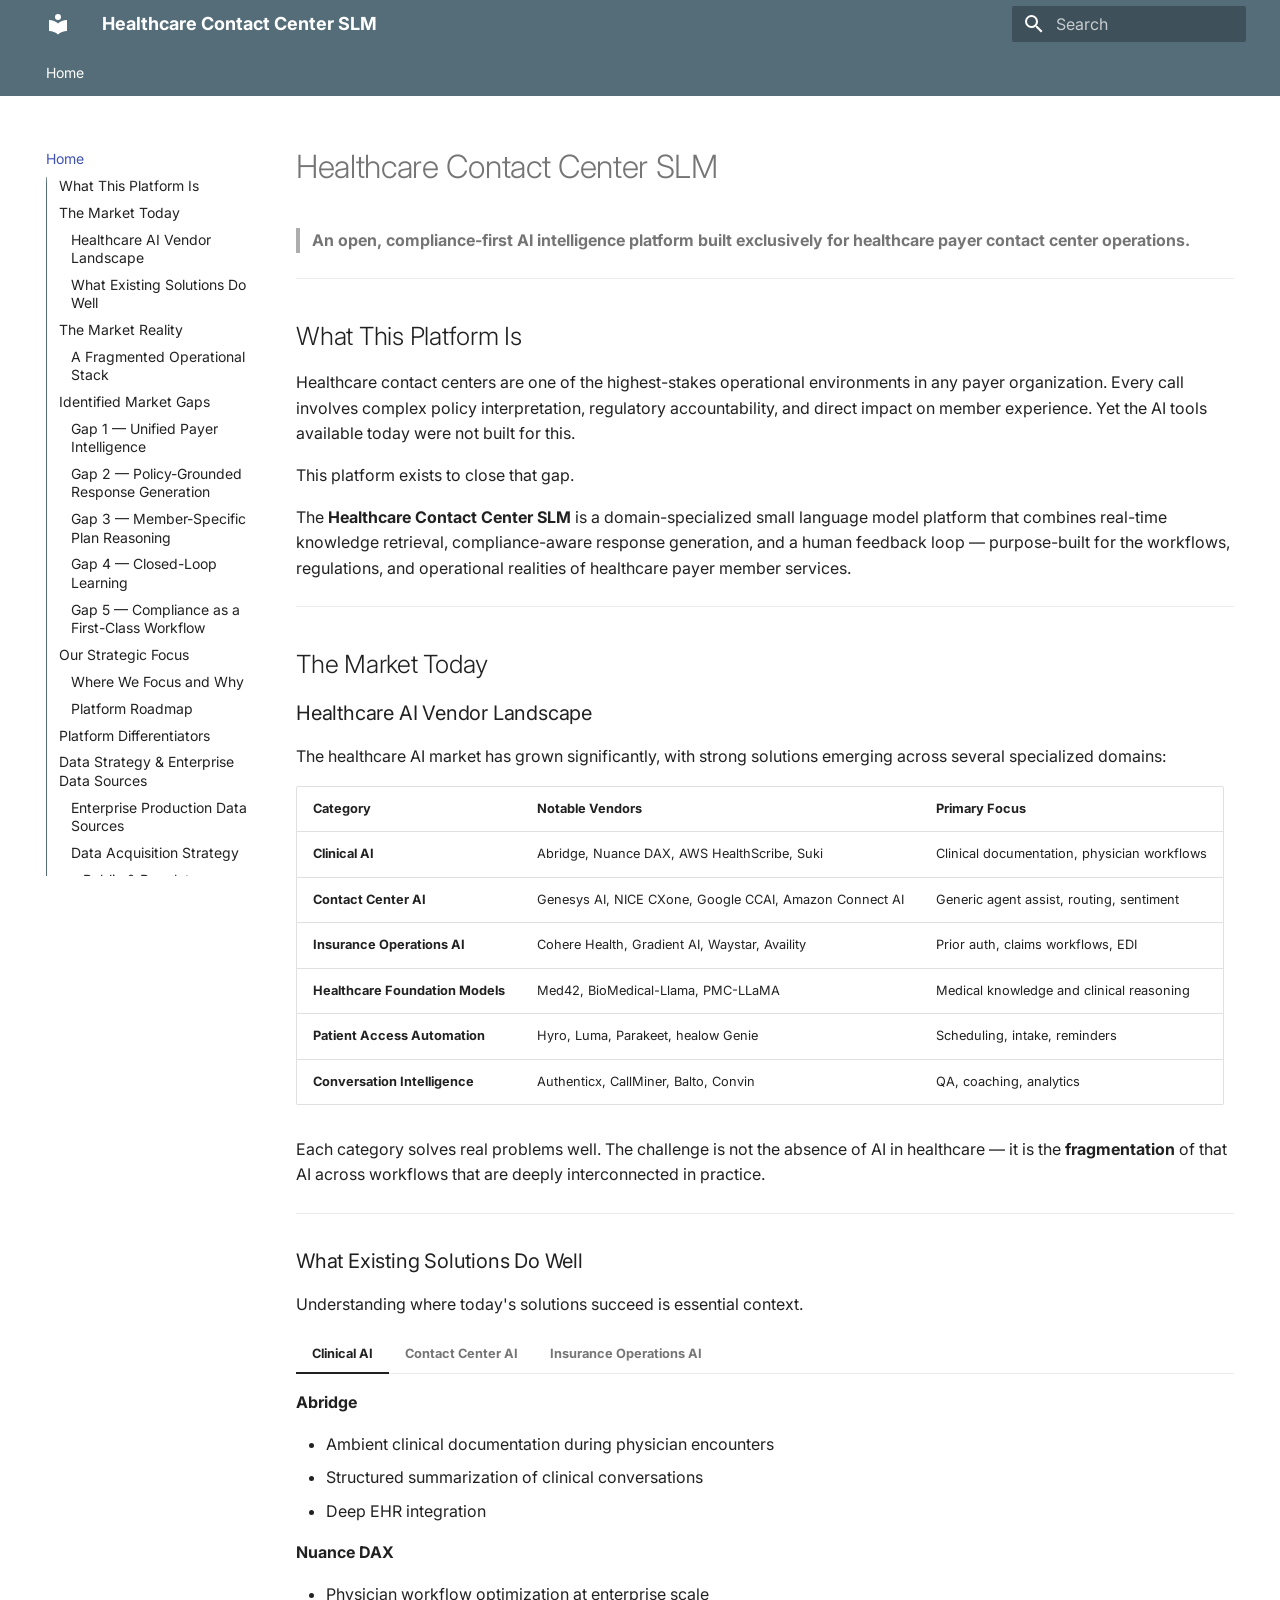
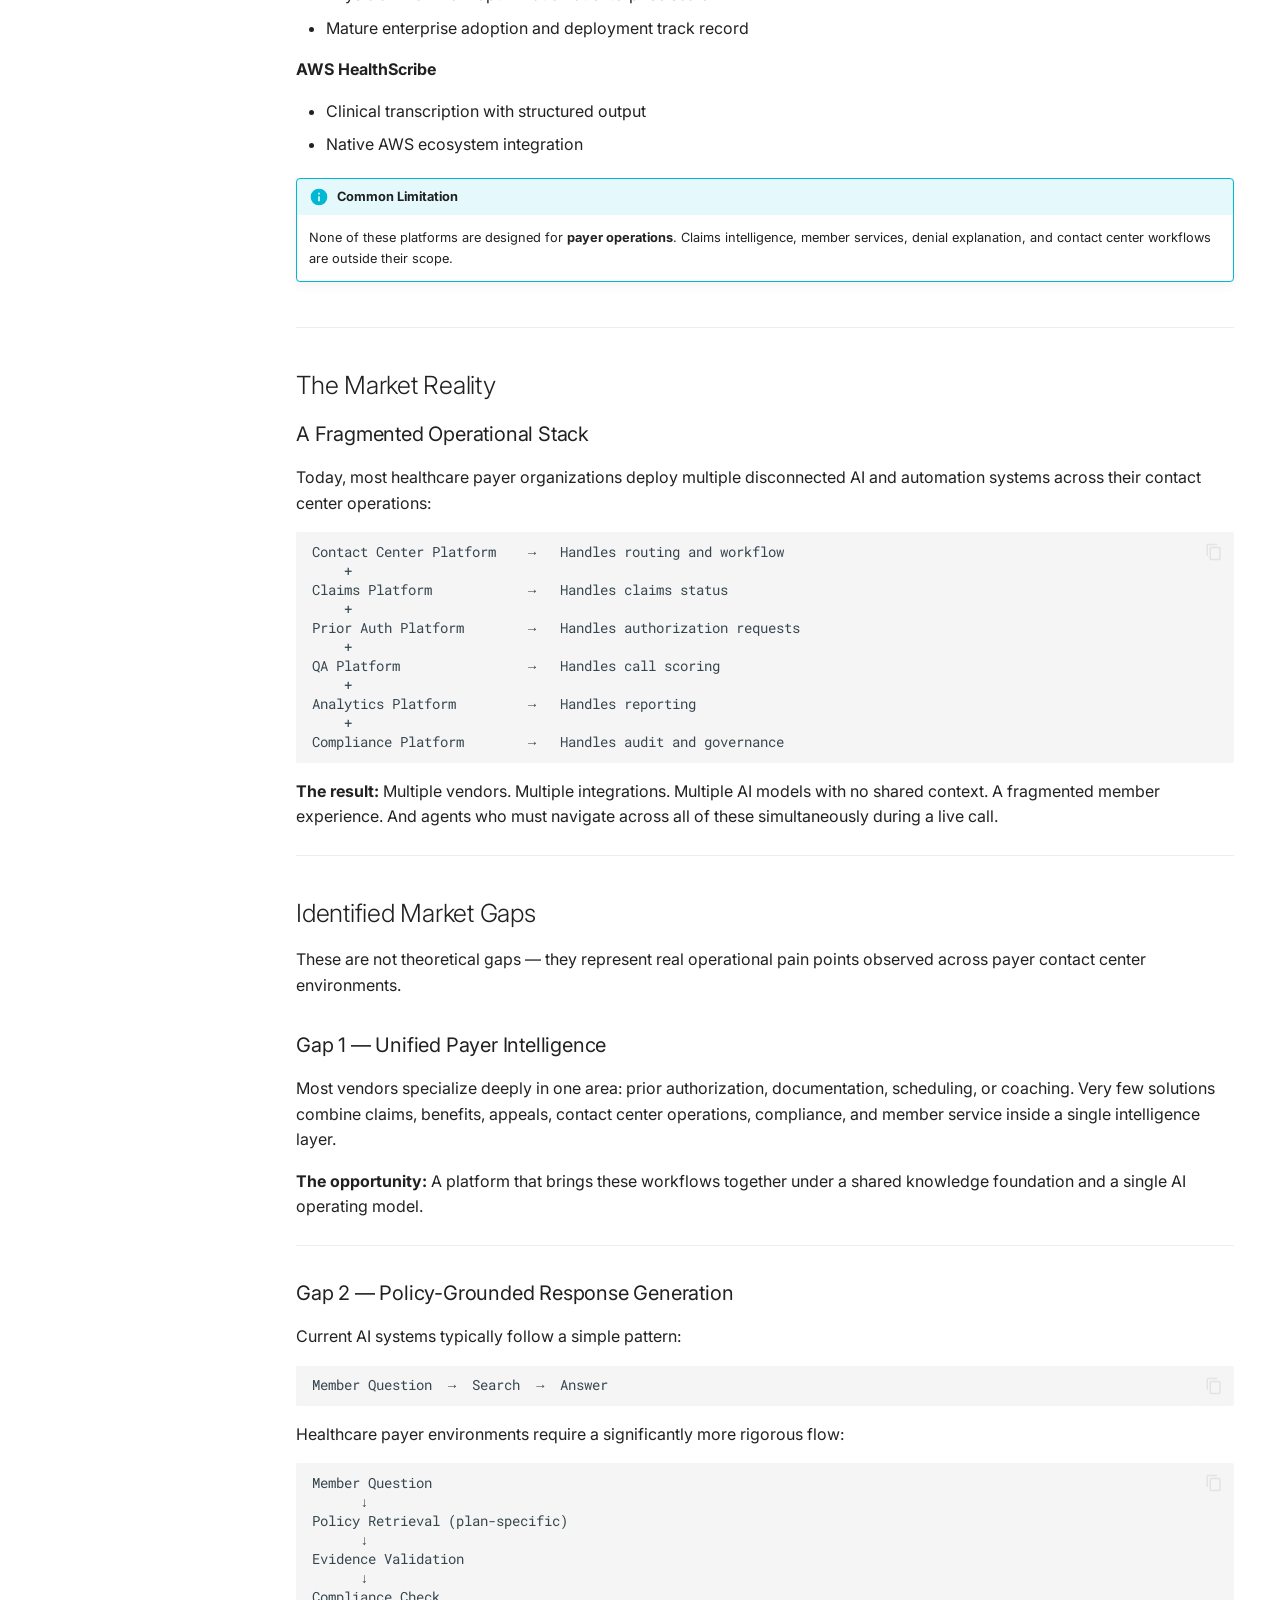
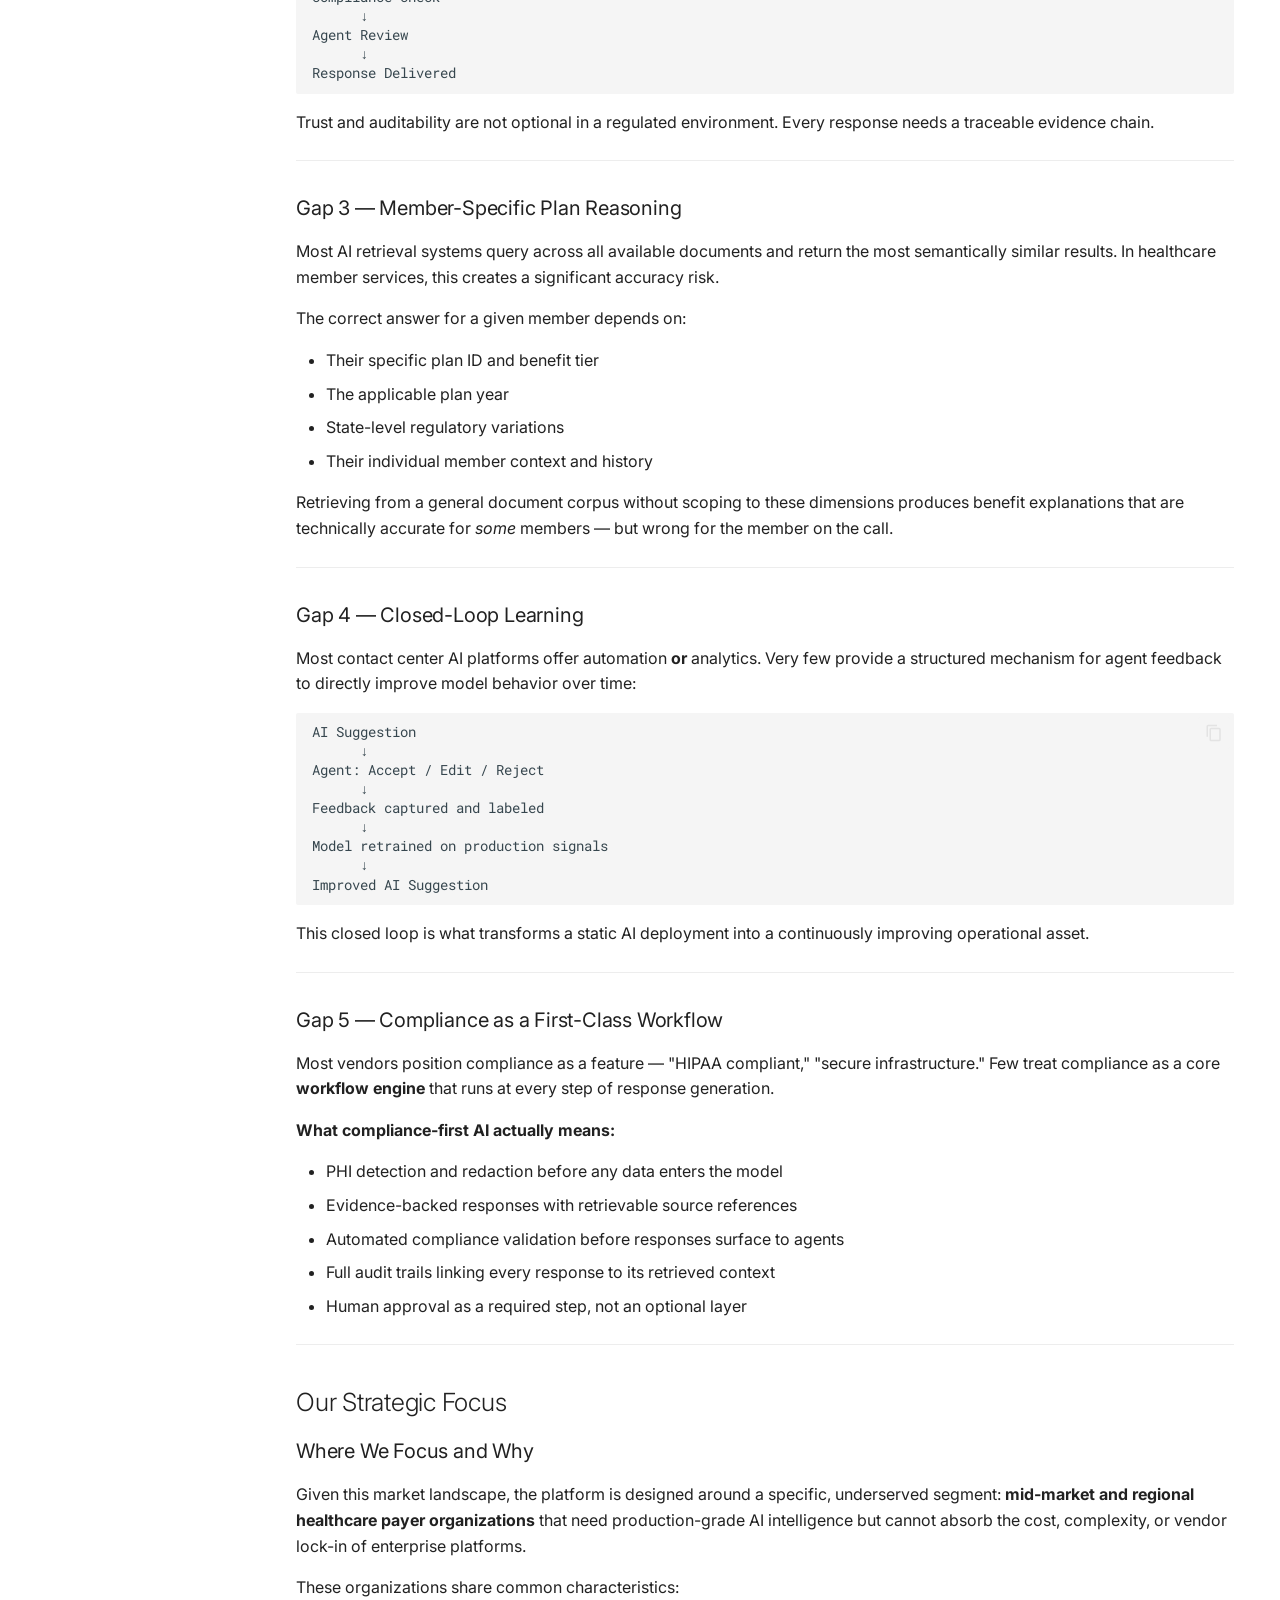
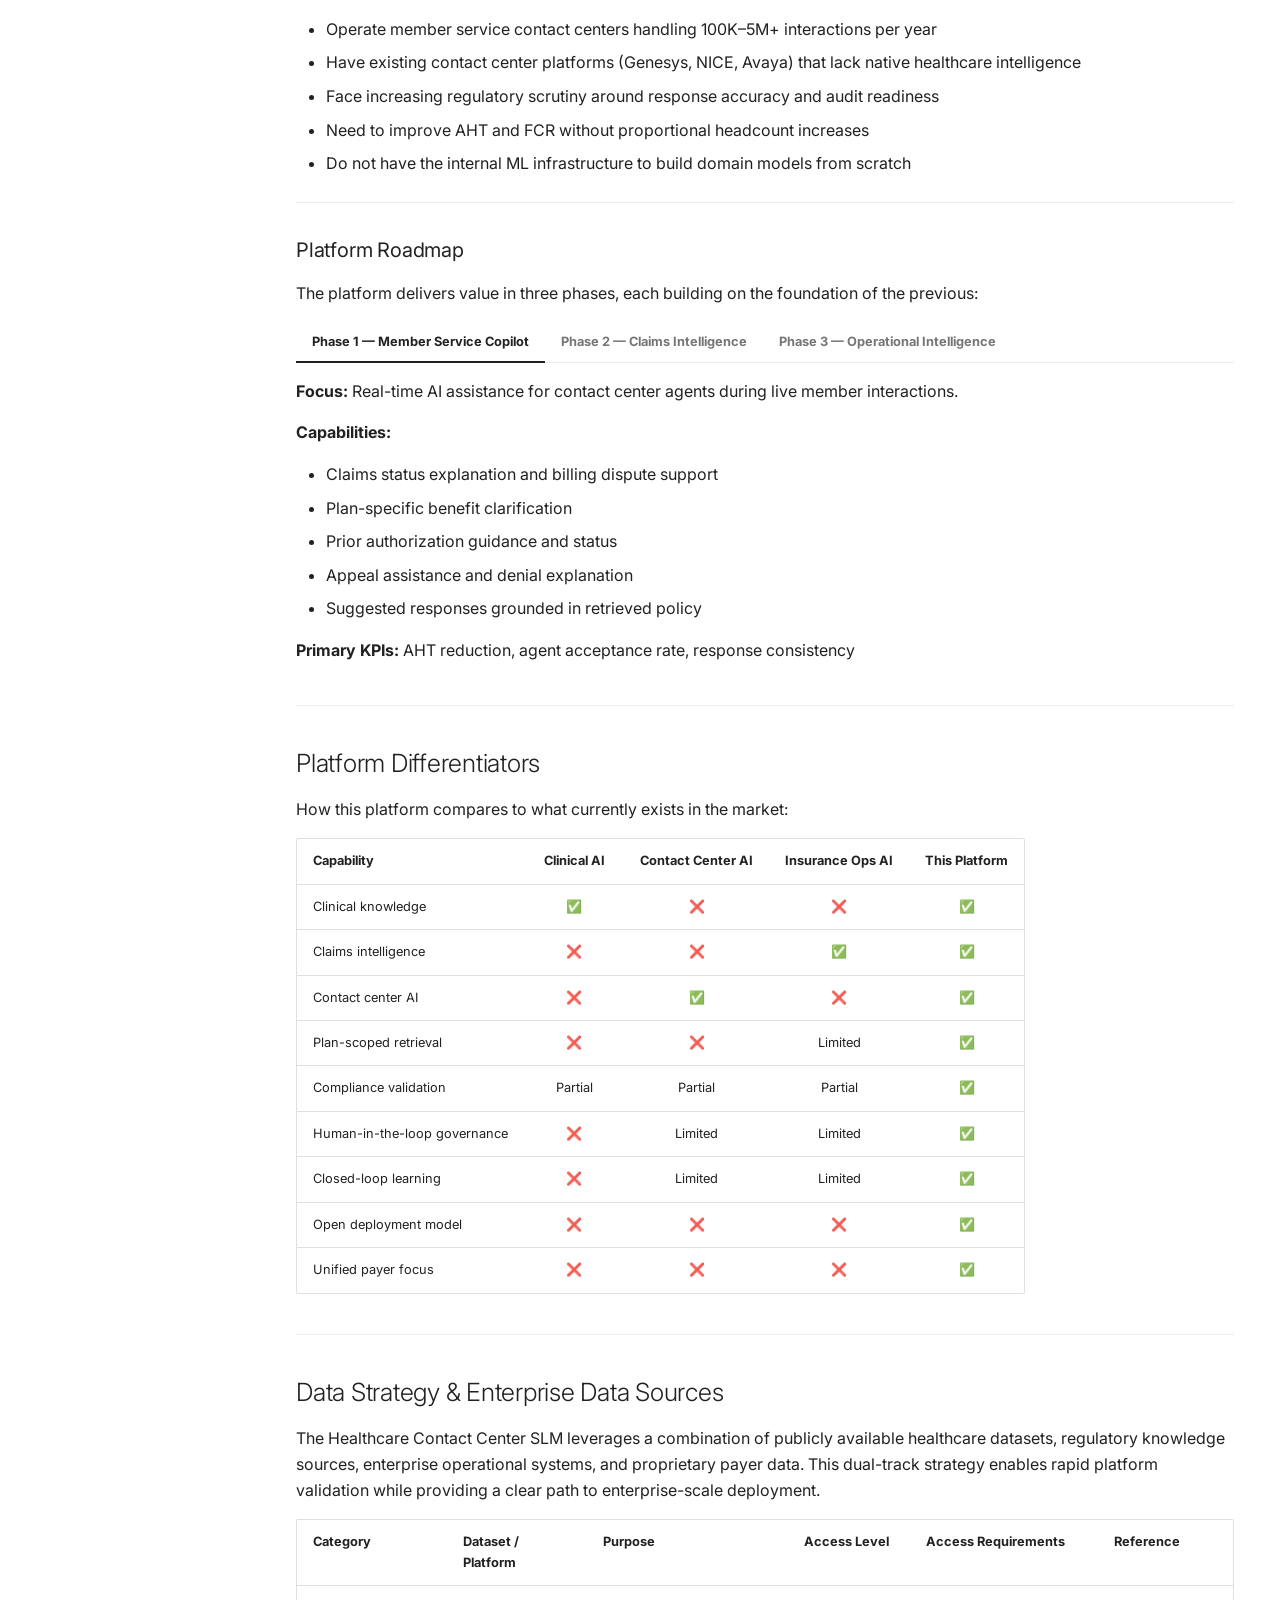
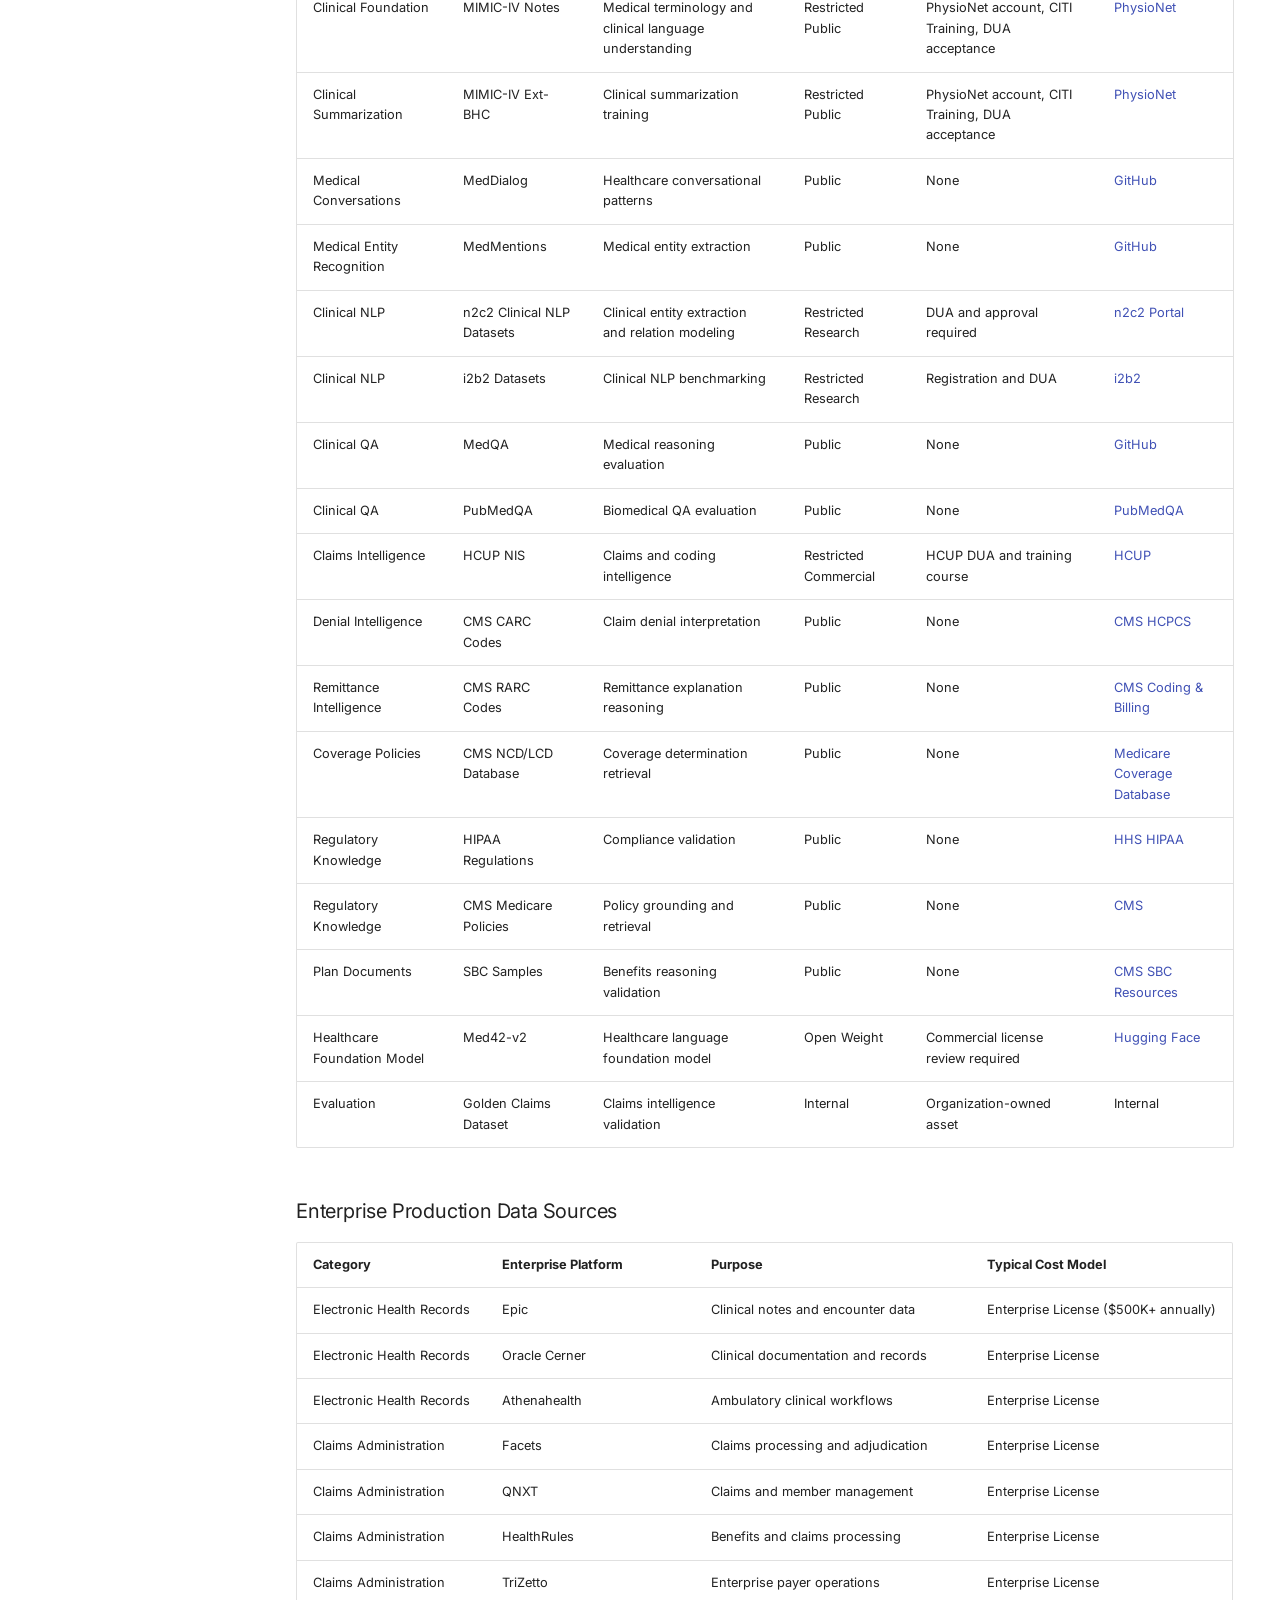
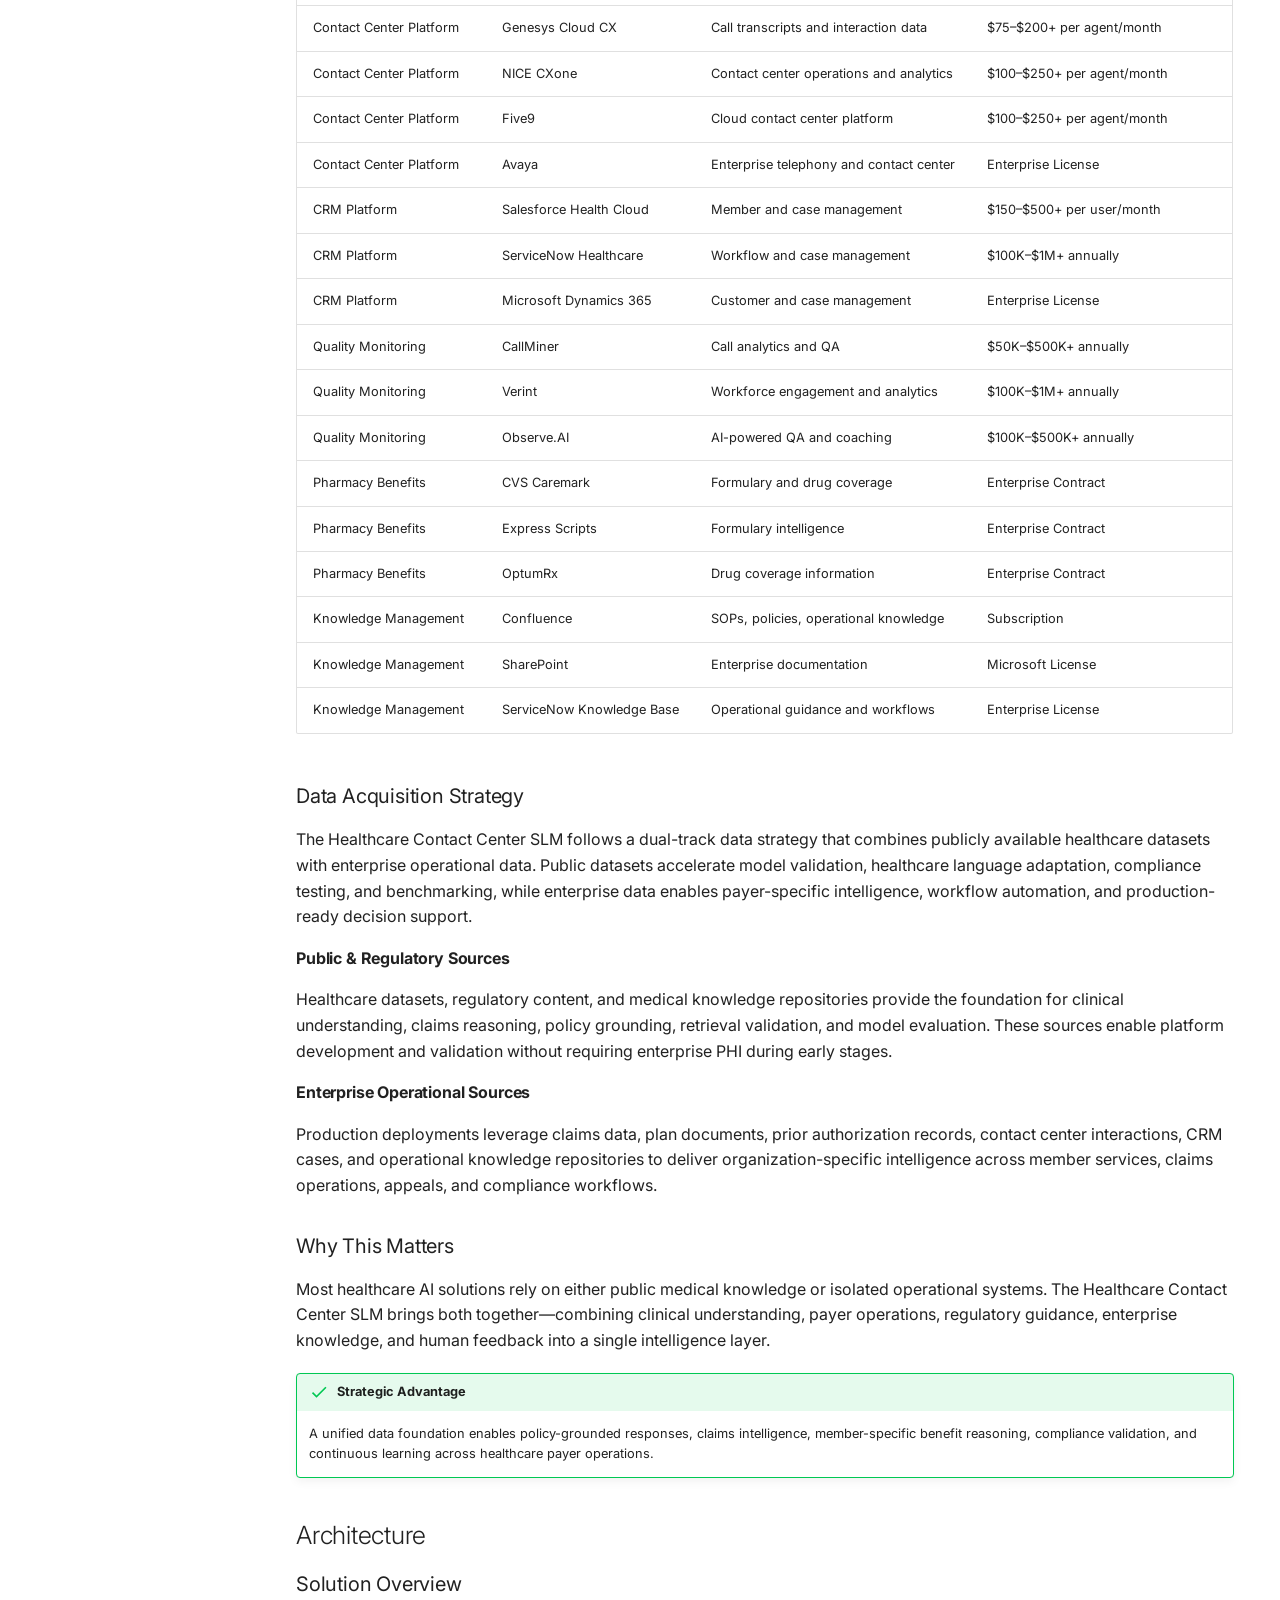
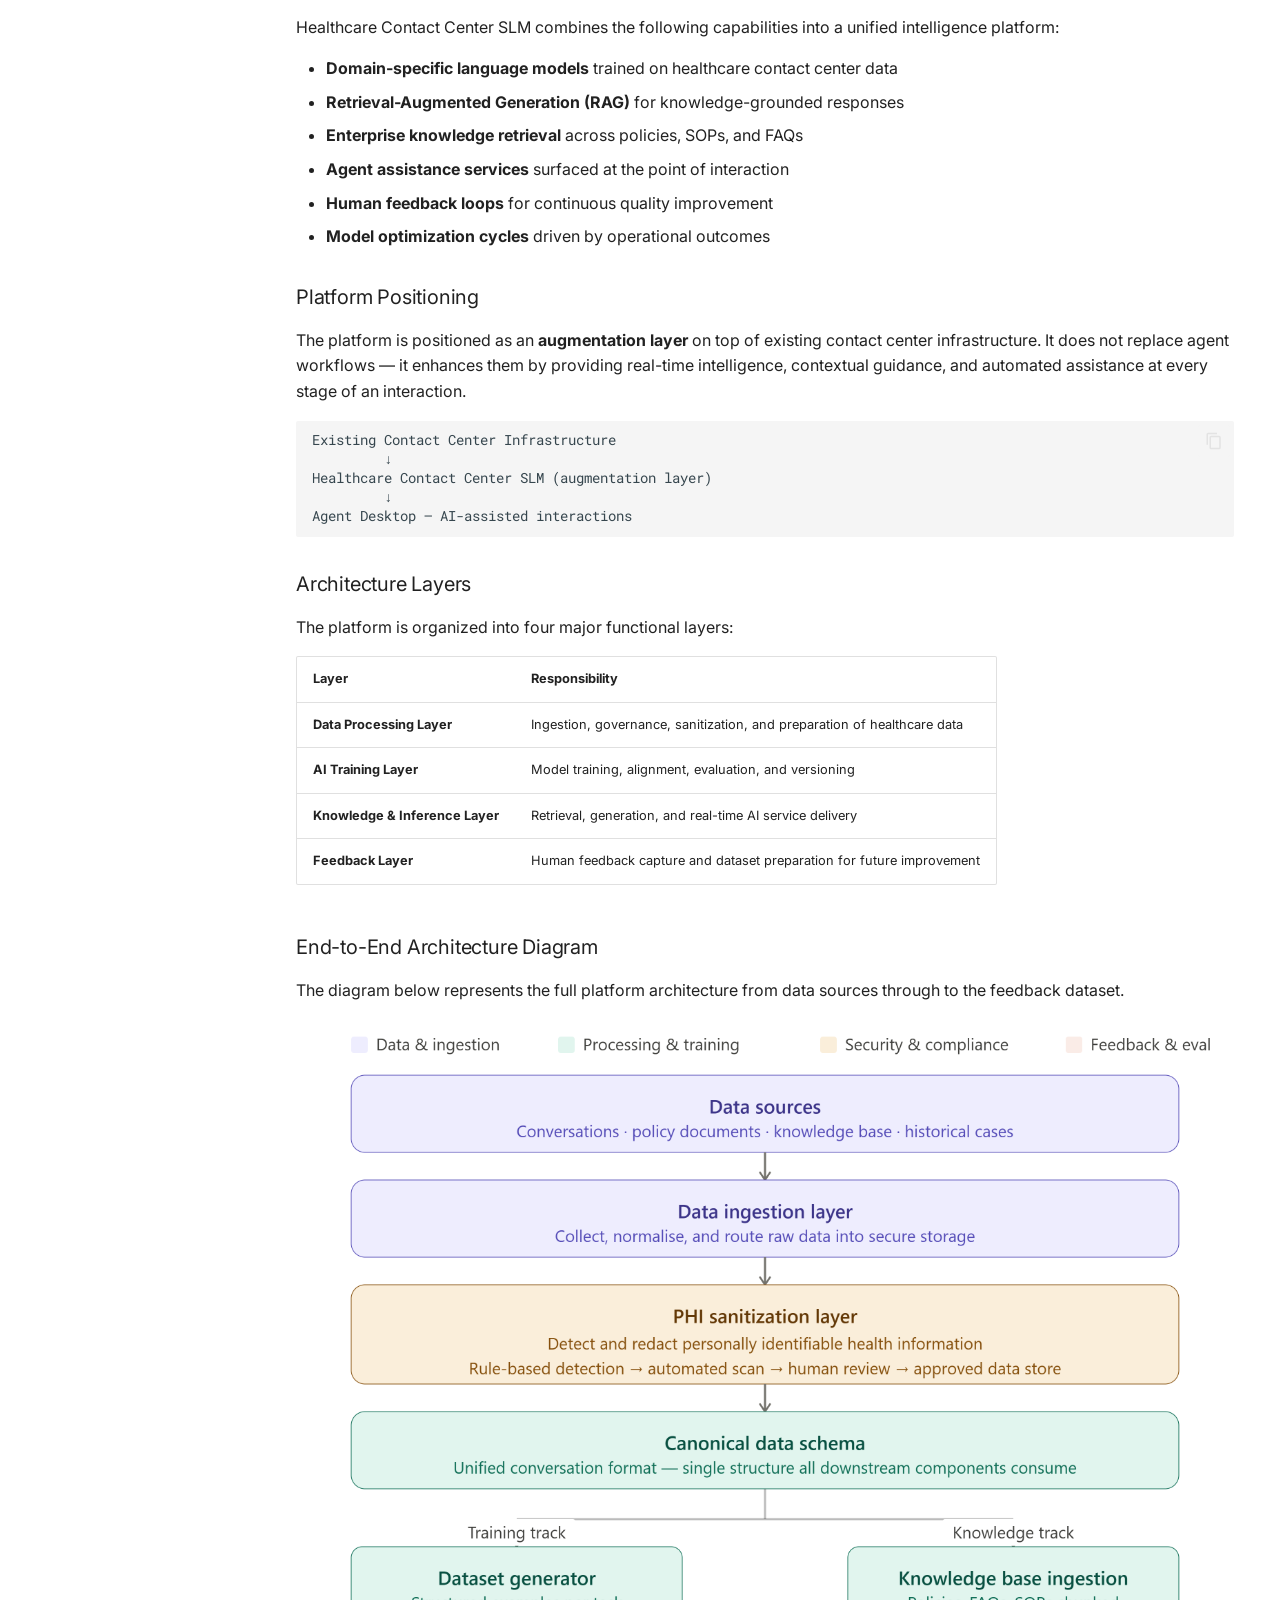
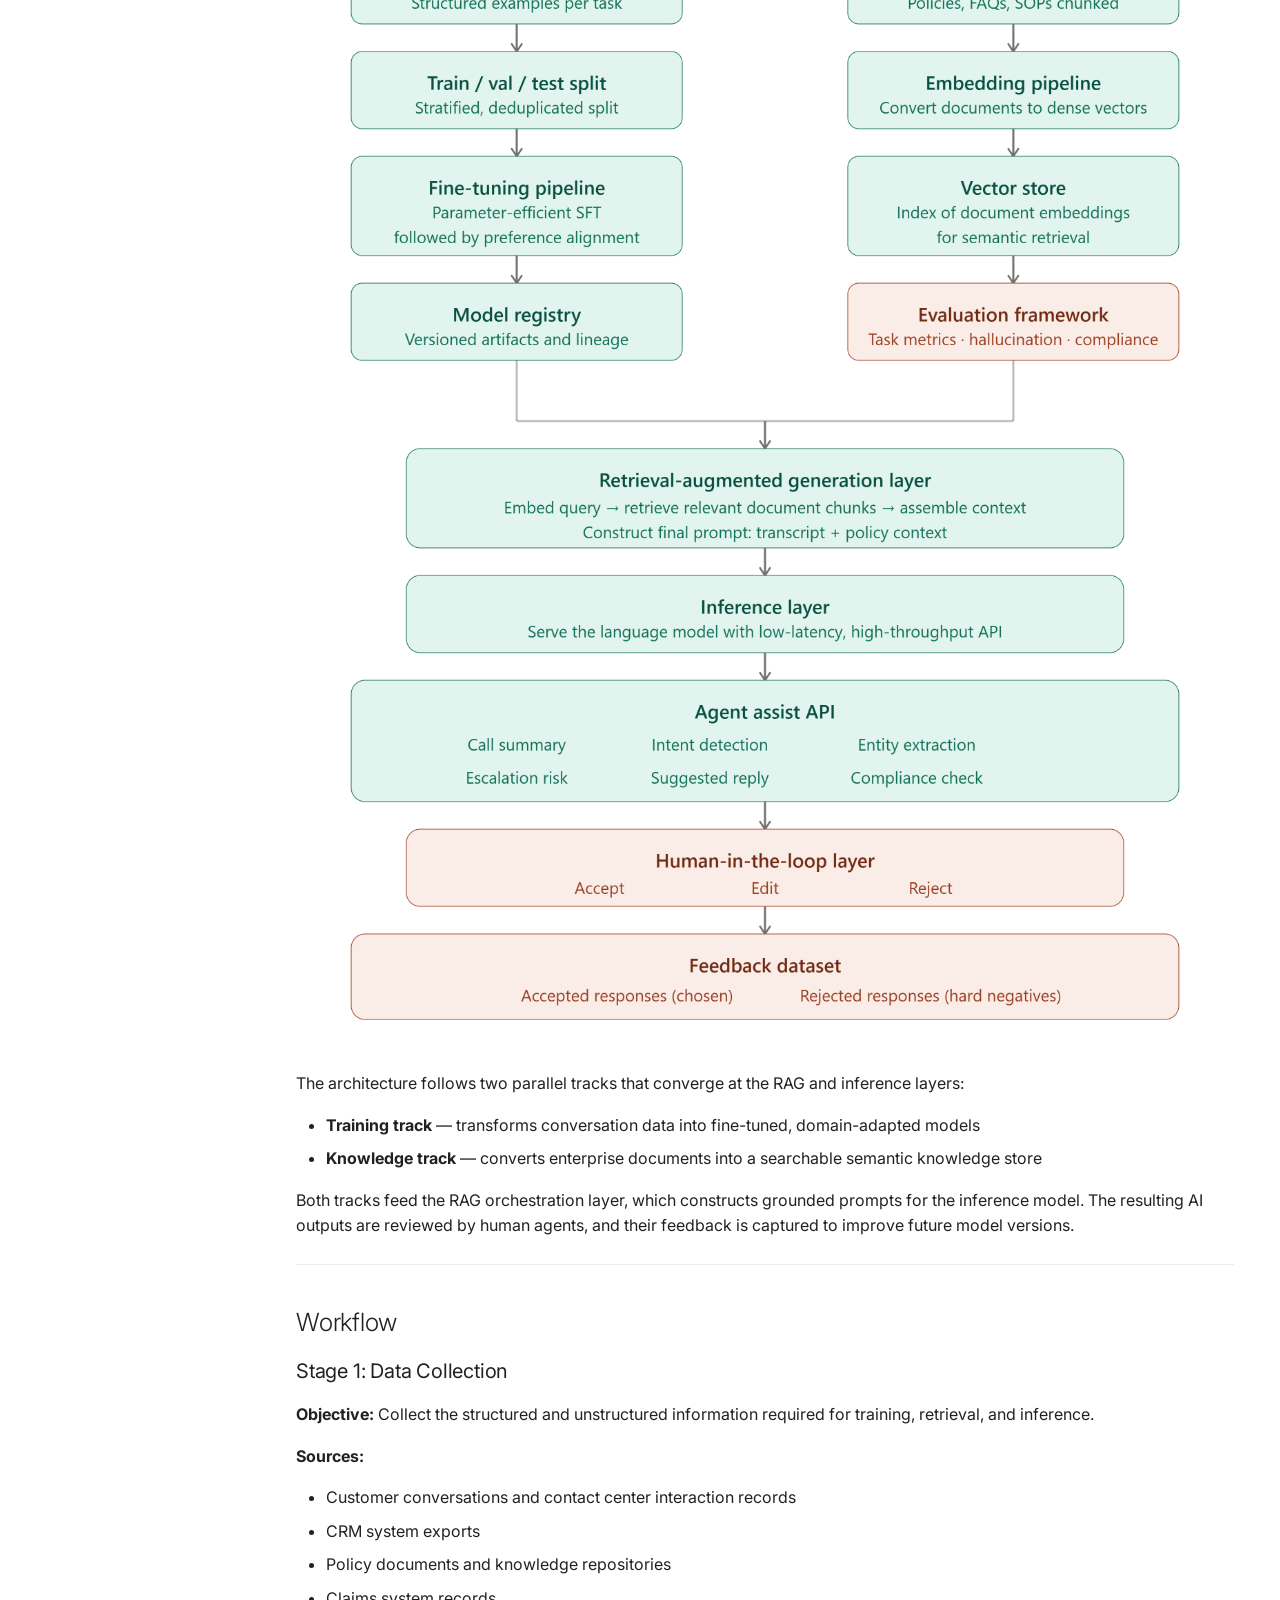
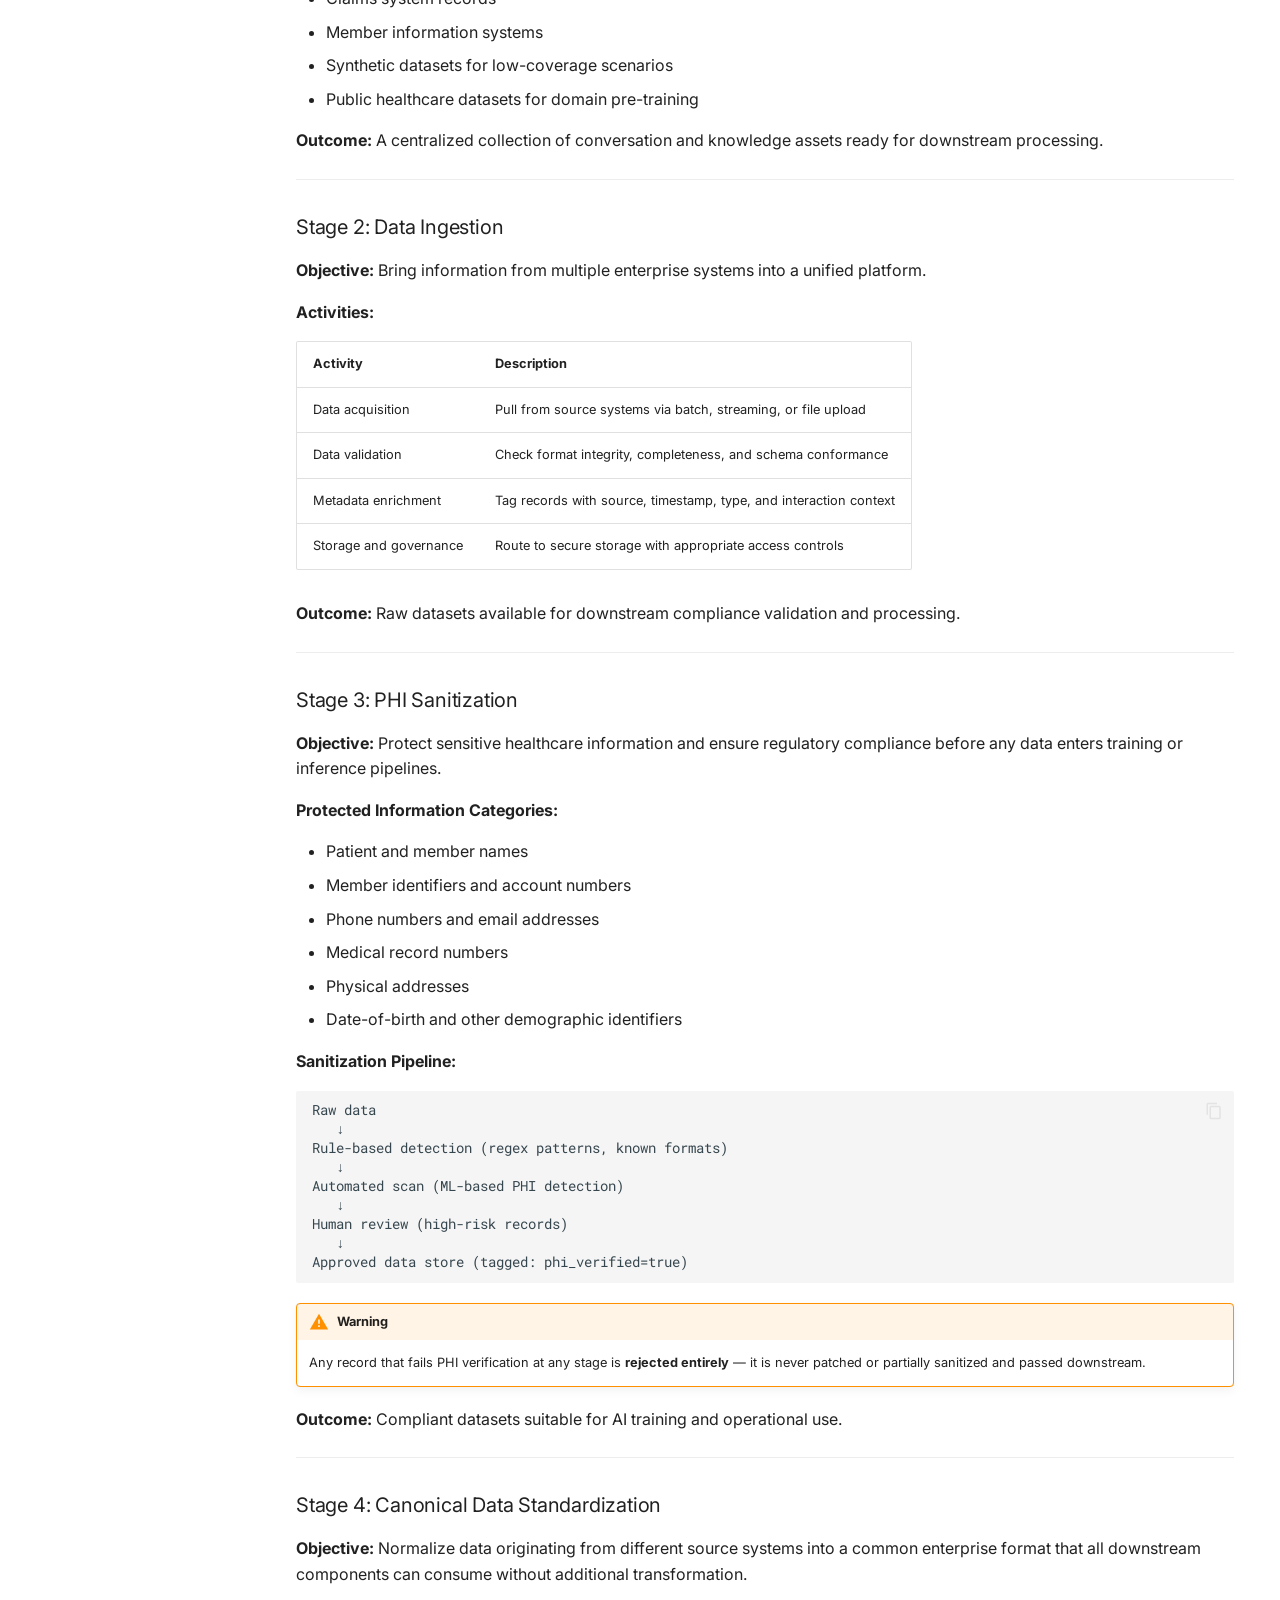
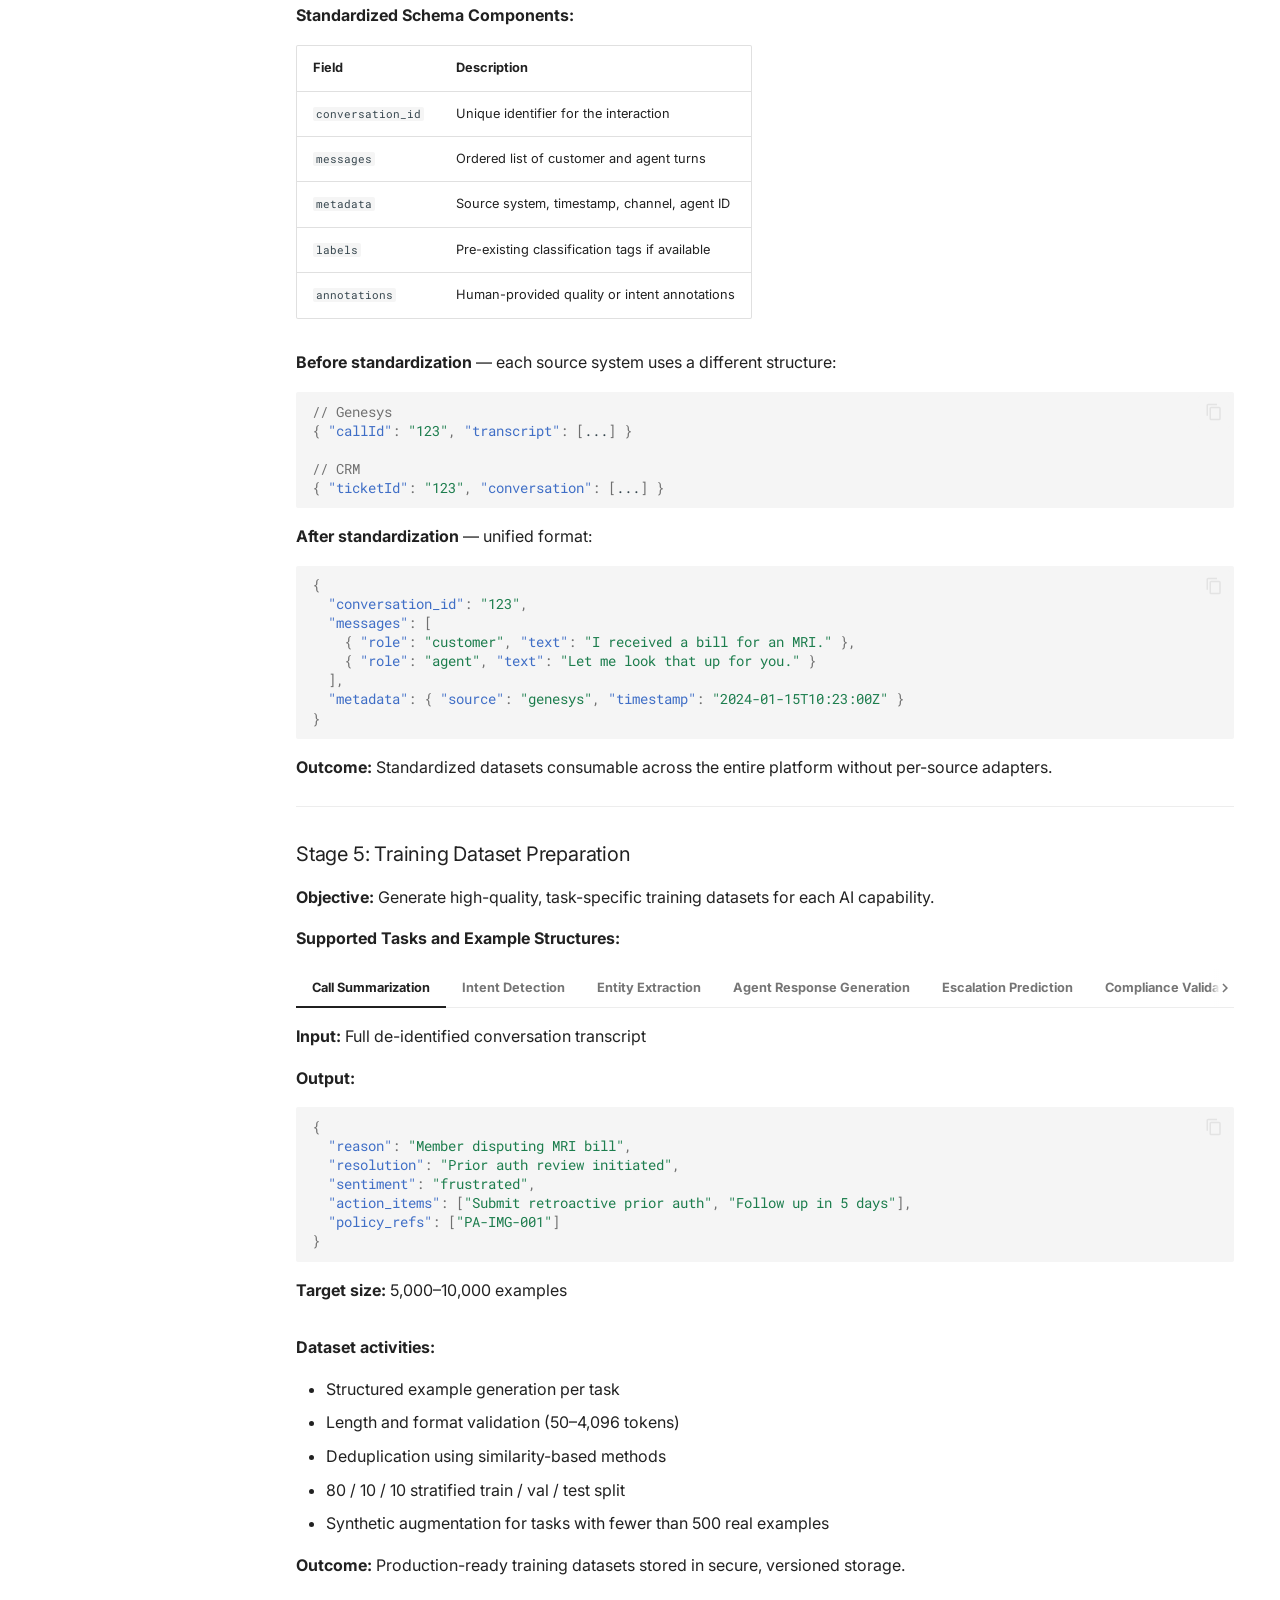
<file: documentation/slm_doc/site/index.html>
<!doctype html>
<html lang="en" class="no-js">
  <head>
    
      <meta charset="utf-8">
      <meta name="viewport" content="width=device-width,initial-scale=1">
      
      
      
      
      
      
        
      
      
      <link rel="icon" href="assets/images/favicon.png">
      <meta name="generator" content="mkdocs-1.6.1, mkdocs-material-9.7.6">
    
    
      
        <title>Healthcare Contact Center SLM</title>
      
    
    
      <link rel="stylesheet" href="assets/stylesheets/main.484c7ddc.min.css">
      
        
        <link rel="stylesheet" href="assets/stylesheets/palette.ab4e12ef.min.css">
      
      


    
    
      
    
    
      
        
        
        <link rel="preconnect" href="https://fonts.gstatic.com" crossorigin>
        <link rel="stylesheet" href="https://fonts.googleapis.com/css?family=Inter:300,300i,400,400i,700,700i%7CRoboto+Mono:400,400i,700,700i&display=fallback">
        <style>:root{--md-text-font:"Inter";--md-code-font:"Roboto Mono"}</style>
      
    
    
    <script>__md_scope=new URL(".",location),__md_hash=e=>[...e].reduce(((e,_)=>(e<<5)-e+_.charCodeAt(0)),0),__md_get=(e,_=localStorage,t=__md_scope)=>JSON.parse(_.getItem(t.pathname+"."+e)),__md_set=(e,_,t=localStorage,a=__md_scope)=>{try{t.setItem(a.pathname+"."+e,JSON.stringify(_))}catch(e){}}</script>
    
      

    
    
  </head>
  
  
    
    
      
    
    
    
    
    <body dir="ltr" data-md-color-scheme="default" data-md-color-primary="blue-grey" data-md-color-accent="light-blue">
  
    
    <input class="md-toggle" data-md-toggle="drawer" type="checkbox" id="__drawer" autocomplete="off">
    <input class="md-toggle" data-md-toggle="search" type="checkbox" id="__search" autocomplete="off">
    <label class="md-overlay" for="__drawer"></label>
    <div data-md-component="skip">
      
        
        <a href="#healthcare-contact-center-slm" class="md-skip">
          Skip to content
        </a>
      
    </div>
    <div data-md-component="announce">
      
    </div>
    
    
      

<header class="md-header" data-md-component="header">
  <nav class="md-header__inner md-grid" aria-label="Header">
    <a href="." title="Healthcare Contact Center SLM" class="md-header__button md-logo" aria-label="Healthcare Contact Center SLM" data-md-component="logo">
      
  
  <svg xmlns="http://www.w3.org/2000/svg" viewBox="0 0 24 24"><path d="M12 8a3 3 0 0 0 3-3 3 3 0 0 0-3-3 3 3 0 0 0-3 3 3 3 0 0 0 3 3m0 3.54C9.64 9.35 6.5 8 3 8v11c3.5 0 6.64 1.35 9 3.54 2.36-2.19 5.5-3.54 9-3.54V8c-3.5 0-6.64 1.35-9 3.54"/></svg>

    </a>
    <label class="md-header__button md-icon" for="__drawer">
      
      <svg xmlns="http://www.w3.org/2000/svg" viewBox="0 0 24 24"><path d="M3 6h18v2H3zm0 5h18v2H3zm0 5h18v2H3z"/></svg>
    </label>
    <div class="md-header__title" data-md-component="header-title">
      <div class="md-header__ellipsis">
        <div class="md-header__topic">
          <span class="md-ellipsis">
            Healthcare Contact Center SLM
          </span>
        </div>
        <div class="md-header__topic" data-md-component="header-topic">
          <span class="md-ellipsis">
            
              Home
            
          </span>
        </div>
      </div>
    </div>
    
      
        <form class="md-header__option" data-md-component="palette">
  
    
    
    
    <input class="md-option" data-md-color-media="" data-md-color-scheme="default" data-md-color-primary="blue-grey" data-md-color-accent="light-blue"  aria-hidden="true"  type="radio" name="__palette" id="__palette_0">
    
  
</form>
      
    
    
      <script>var palette=__md_get("__palette");if(palette&&palette.color){if("(prefers-color-scheme)"===palette.color.media){var media=matchMedia("(prefers-color-scheme: light)"),input=document.querySelector(media.matches?"[data-md-color-media='(prefers-color-scheme: light)']":"[data-md-color-media='(prefers-color-scheme: dark)']");palette.color.media=input.getAttribute("data-md-color-media"),palette.color.scheme=input.getAttribute("data-md-color-scheme"),palette.color.primary=input.getAttribute("data-md-color-primary"),palette.color.accent=input.getAttribute("data-md-color-accent")}for(var[key,value]of Object.entries(palette.color))document.body.setAttribute("data-md-color-"+key,value)}</script>
    
    
    
      
      
        <label class="md-header__button md-icon" for="__search">
          
          <svg xmlns="http://www.w3.org/2000/svg" viewBox="0 0 24 24"><path d="M9.5 3A6.5 6.5 0 0 1 16 9.5c0 1.61-.59 3.09-1.56 4.23l.27.27h.79l5 5-1.5 1.5-5-5v-.79l-.27-.27A6.52 6.52 0 0 1 9.5 16 6.5 6.5 0 0 1 3 9.5 6.5 6.5 0 0 1 9.5 3m0 2C7 5 5 7 5 9.5S7 14 9.5 14 14 12 14 9.5 12 5 9.5 5"/></svg>
        </label>
        <div class="md-search" data-md-component="search" role="dialog">
  <label class="md-search__overlay" for="__search"></label>
  <div class="md-search__inner" role="search">
    <form class="md-search__form" name="search">
      <input type="text" class="md-search__input" name="query" aria-label="Search" placeholder="Search" autocapitalize="off" autocorrect="off" autocomplete="off" spellcheck="false" data-md-component="search-query" required>
      <label class="md-search__icon md-icon" for="__search">
        
        <svg xmlns="http://www.w3.org/2000/svg" viewBox="0 0 24 24"><path d="M9.5 3A6.5 6.5 0 0 1 16 9.5c0 1.61-.59 3.09-1.56 4.23l.27.27h.79l5 5-1.5 1.5-5-5v-.79l-.27-.27A6.52 6.52 0 0 1 9.5 16 6.5 6.5 0 0 1 3 9.5 6.5 6.5 0 0 1 9.5 3m0 2C7 5 5 7 5 9.5S7 14 9.5 14 14 12 14 9.5 12 5 9.5 5"/></svg>
        
        <svg xmlns="http://www.w3.org/2000/svg" viewBox="0 0 24 24"><path d="M20 11v2H8l5.5 5.5-1.42 1.42L4.16 12l7.92-7.92L13.5 5.5 8 11z"/></svg>
      </label>
      <nav class="md-search__options" aria-label="Search">
        
        <button type="reset" class="md-search__icon md-icon" title="Clear" aria-label="Clear" tabindex="-1">
          
          <svg xmlns="http://www.w3.org/2000/svg" viewBox="0 0 24 24"><path d="M19 6.41 17.59 5 12 10.59 6.41 5 5 6.41 10.59 12 5 17.59 6.41 19 12 13.41 17.59 19 19 17.59 13.41 12z"/></svg>
        </button>
      </nav>
      
    </form>
    <div class="md-search__output">
      <div class="md-search__scrollwrap" tabindex="0" data-md-scrollfix>
        <div class="md-search-result" data-md-component="search-result">
          <div class="md-search-result__meta">
            Initializing search
          </div>
          <ol class="md-search-result__list" role="presentation"></ol>
        </div>
      </div>
    </div>
  </div>
</div>
      
    
    
  </nav>
  
</header>
    
    <div class="md-container" data-md-component="container">
      
      
        
          
            
<nav class="md-tabs" aria-label="Tabs" data-md-component="tabs">
  <div class="md-grid">
    <ul class="md-tabs__list">
      
        
  
  
  
    
  
  
    <li class="md-tabs__item md-tabs__item--active">
      <a href="." class="md-tabs__link">
        
  
  
    
  
  Home

      </a>
    </li>
  

      
    </ul>
  </div>
</nav>
          
        
      
      <main class="md-main" data-md-component="main">
        <div class="md-main__inner md-grid">
          
            
              
              <div class="md-sidebar md-sidebar--primary" data-md-component="sidebar" data-md-type="navigation" >
                <div class="md-sidebar__scrollwrap">
                  <div class="md-sidebar__inner">
                    


  


  

<nav class="md-nav md-nav--primary md-nav--lifted md-nav--integrated" aria-label="Navigation" data-md-level="0">
  <label class="md-nav__title" for="__drawer">
    <a href="." title="Healthcare Contact Center SLM" class="md-nav__button md-logo" aria-label="Healthcare Contact Center SLM" data-md-component="logo">
      
  
  <svg xmlns="http://www.w3.org/2000/svg" viewBox="0 0 24 24"><path d="M12 8a3 3 0 0 0 3-3 3 3 0 0 0-3-3 3 3 0 0 0-3 3 3 3 0 0 0 3 3m0 3.54C9.64 9.35 6.5 8 3 8v11c3.5 0 6.64 1.35 9 3.54 2.36-2.19 5.5-3.54 9-3.54V8c-3.5 0-6.64 1.35-9 3.54"/></svg>

    </a>
    Healthcare Contact Center SLM
  </label>
  
  <ul class="md-nav__list" data-md-scrollfix>
    
      
      
  
  
    
  
  
  
    <li class="md-nav__item md-nav__item--active">
      
      <input class="md-nav__toggle md-toggle" type="checkbox" id="__toc">
      
      
        
      
      
        <label class="md-nav__link md-nav__link--active" for="__toc">
          
  
  
  <span class="md-ellipsis">
    
  
    Home
  

    
  </span>
  
  

          <span class="md-nav__icon md-icon"></span>
        </label>
      
      <a href="." class="md-nav__link md-nav__link--active">
        
  
  
  <span class="md-ellipsis">
    
  
    Home
  

    
  </span>
  
  

      </a>
      
        

<nav class="md-nav md-nav--secondary" aria-label="Table of contents">
  
  
  
    
  
  
    <label class="md-nav__title" for="__toc">
      <span class="md-nav__icon md-icon"></span>
      Table of contents
    </label>
    <ul class="md-nav__list" data-md-component="toc" data-md-scrollfix>
      
        <li class="md-nav__item">
  <a href="#what-this-platform-is" class="md-nav__link">
    <span class="md-ellipsis">
      
        What This Platform Is
      
    </span>
  </a>
  
</li>
      
        <li class="md-nav__item">
  <a href="#the-market-today" class="md-nav__link">
    <span class="md-ellipsis">
      
        The Market Today
      
    </span>
  </a>
  
    <nav class="md-nav" aria-label="The Market Today">
      <ul class="md-nav__list">
        
          <li class="md-nav__item">
  <a href="#healthcare-ai-vendor-landscape" class="md-nav__link">
    <span class="md-ellipsis">
      
        Healthcare AI Vendor Landscape
      
    </span>
  </a>
  
</li>
        
          <li class="md-nav__item">
  <a href="#what-existing-solutions-do-well" class="md-nav__link">
    <span class="md-ellipsis">
      
        What Existing Solutions Do Well
      
    </span>
  </a>
  
</li>
        
      </ul>
    </nav>
  
</li>
      
        <li class="md-nav__item">
  <a href="#the-market-reality" class="md-nav__link">
    <span class="md-ellipsis">
      
        The Market Reality
      
    </span>
  </a>
  
    <nav class="md-nav" aria-label="The Market Reality">
      <ul class="md-nav__list">
        
          <li class="md-nav__item">
  <a href="#a-fragmented-operational-stack" class="md-nav__link">
    <span class="md-ellipsis">
      
        A Fragmented Operational Stack
      
    </span>
  </a>
  
</li>
        
      </ul>
    </nav>
  
</li>
      
        <li class="md-nav__item">
  <a href="#identified-market-gaps" class="md-nav__link">
    <span class="md-ellipsis">
      
        Identified Market Gaps
      
    </span>
  </a>
  
    <nav class="md-nav" aria-label="Identified Market Gaps">
      <ul class="md-nav__list">
        
          <li class="md-nav__item">
  <a href="#gap-1-unified-payer-intelligence" class="md-nav__link">
    <span class="md-ellipsis">
      
        Gap 1 — Unified Payer Intelligence
      
    </span>
  </a>
  
</li>
        
          <li class="md-nav__item">
  <a href="#gap-2-policy-grounded-response-generation" class="md-nav__link">
    <span class="md-ellipsis">
      
        Gap 2 — Policy-Grounded Response Generation
      
    </span>
  </a>
  
</li>
        
          <li class="md-nav__item">
  <a href="#gap-3-member-specific-plan-reasoning" class="md-nav__link">
    <span class="md-ellipsis">
      
        Gap 3 — Member-Specific Plan Reasoning
      
    </span>
  </a>
  
</li>
        
          <li class="md-nav__item">
  <a href="#gap-4-closed-loop-learning" class="md-nav__link">
    <span class="md-ellipsis">
      
        Gap 4 — Closed-Loop Learning
      
    </span>
  </a>
  
</li>
        
          <li class="md-nav__item">
  <a href="#gap-5-compliance-as-a-first-class-workflow" class="md-nav__link">
    <span class="md-ellipsis">
      
        Gap 5 — Compliance as a First-Class Workflow
      
    </span>
  </a>
  
</li>
        
      </ul>
    </nav>
  
</li>
      
        <li class="md-nav__item">
  <a href="#our-strategic-focus" class="md-nav__link">
    <span class="md-ellipsis">
      
        Our Strategic Focus
      
    </span>
  </a>
  
    <nav class="md-nav" aria-label="Our Strategic Focus">
      <ul class="md-nav__list">
        
          <li class="md-nav__item">
  <a href="#where-we-focus-and-why" class="md-nav__link">
    <span class="md-ellipsis">
      
        Where We Focus and Why
      
    </span>
  </a>
  
</li>
        
          <li class="md-nav__item">
  <a href="#platform-roadmap" class="md-nav__link">
    <span class="md-ellipsis">
      
        Platform Roadmap
      
    </span>
  </a>
  
</li>
        
      </ul>
    </nav>
  
</li>
      
        <li class="md-nav__item">
  <a href="#platform-differentiators" class="md-nav__link">
    <span class="md-ellipsis">
      
        Platform Differentiators
      
    </span>
  </a>
  
</li>
      
        <li class="md-nav__item">
  <a href="#data-strategy-enterprise-data-sources" class="md-nav__link">
    <span class="md-ellipsis">
      
        Data Strategy &amp; Enterprise Data Sources
      
    </span>
  </a>
  
    <nav class="md-nav" aria-label="Data Strategy &amp; Enterprise Data Sources">
      <ul class="md-nav__list">
        
          <li class="md-nav__item">
  <a href="#enterprise-production-data-sources" class="md-nav__link">
    <span class="md-ellipsis">
      
        Enterprise Production Data Sources
      
    </span>
  </a>
  
</li>
        
          <li class="md-nav__item">
  <a href="#data-acquisition-strategy" class="md-nav__link">
    <span class="md-ellipsis">
      
        Data Acquisition Strategy
      
    </span>
  </a>
  
    <nav class="md-nav" aria-label="Data Acquisition Strategy">
      <ul class="md-nav__list">
        
          <li class="md-nav__item">
  <a href="#public-regulatory-sources" class="md-nav__link">
    <span class="md-ellipsis">
      
        Public &amp; Regulatory Sources
      
    </span>
  </a>
  
</li>
        
          <li class="md-nav__item">
  <a href="#enterprise-operational-sources" class="md-nav__link">
    <span class="md-ellipsis">
      
        Enterprise Operational Sources
      
    </span>
  </a>
  
</li>
        
      </ul>
    </nav>
  
</li>
        
          <li class="md-nav__item">
  <a href="#why-this-matters" class="md-nav__link">
    <span class="md-ellipsis">
      
        Why This Matters
      
    </span>
  </a>
  
</li>
        
      </ul>
    </nav>
  
</li>
      
        <li class="md-nav__item">
  <a href="#architecture" class="md-nav__link">
    <span class="md-ellipsis">
      
        Architecture
      
    </span>
  </a>
  
    <nav class="md-nav" aria-label="Architecture">
      <ul class="md-nav__list">
        
          <li class="md-nav__item">
  <a href="#solution-overview" class="md-nav__link">
    <span class="md-ellipsis">
      
        Solution Overview
      
    </span>
  </a>
  
</li>
        
          <li class="md-nav__item">
  <a href="#platform-positioning" class="md-nav__link">
    <span class="md-ellipsis">
      
        Platform Positioning
      
    </span>
  </a>
  
</li>
        
          <li class="md-nav__item">
  <a href="#architecture-layers" class="md-nav__link">
    <span class="md-ellipsis">
      
        Architecture Layers
      
    </span>
  </a>
  
</li>
        
          <li class="md-nav__item">
  <a href="#end-to-end-architecture-diagram" class="md-nav__link">
    <span class="md-ellipsis">
      
        End-to-End Architecture Diagram
      
    </span>
  </a>
  
</li>
        
      </ul>
    </nav>
  
</li>
      
        <li class="md-nav__item">
  <a href="#workflow" class="md-nav__link">
    <span class="md-ellipsis">
      
        Workflow
      
    </span>
  </a>
  
    <nav class="md-nav" aria-label="Workflow">
      <ul class="md-nav__list">
        
          <li class="md-nav__item">
  <a href="#stage-1-data-collection" class="md-nav__link">
    <span class="md-ellipsis">
      
        Stage 1: Data Collection
      
    </span>
  </a>
  
</li>
        
          <li class="md-nav__item">
  <a href="#stage-2-data-ingestion" class="md-nav__link">
    <span class="md-ellipsis">
      
        Stage 2: Data Ingestion
      
    </span>
  </a>
  
</li>
        
          <li class="md-nav__item">
  <a href="#stage-3-phi-sanitization" class="md-nav__link">
    <span class="md-ellipsis">
      
        Stage 3: PHI Sanitization
      
    </span>
  </a>
  
</li>
        
          <li class="md-nav__item">
  <a href="#stage-4-canonical-data-standardization" class="md-nav__link">
    <span class="md-ellipsis">
      
        Stage 4: Canonical Data Standardization
      
    </span>
  </a>
  
</li>
        
          <li class="md-nav__item">
  <a href="#stage-5-training-dataset-preparation" class="md-nav__link">
    <span class="md-ellipsis">
      
        Stage 5: Training Dataset Preparation
      
    </span>
  </a>
  
</li>
        
          <li class="md-nav__item">
  <a href="#stage-6-model-training-and-alignment" class="md-nav__link">
    <span class="md-ellipsis">
      
        Stage 6: Model Training and Alignment
      
    </span>
  </a>
  
</li>
        
          <li class="md-nav__item">
  <a href="#stage-7-knowledge-base-processing" class="md-nav__link">
    <span class="md-ellipsis">
      
        Stage 7: Knowledge Base Processing
      
    </span>
  </a>
  
</li>
        
          <li class="md-nav__item">
  <a href="#stage-8-semantic-knowledge-retrieval" class="md-nav__link">
    <span class="md-ellipsis">
      
        Stage 8: Semantic Knowledge Retrieval
      
    </span>
  </a>
  
</li>
        
          <li class="md-nav__item">
  <a href="#stage-9-evaluation-framework" class="md-nav__link">
    <span class="md-ellipsis">
      
        Stage 9: Evaluation Framework
      
    </span>
  </a>
  
</li>
        
          <li class="md-nav__item">
  <a href="#stage-10-retrieval-augmented-generation" class="md-nav__link">
    <span class="md-ellipsis">
      
        Stage 10: Retrieval-Augmented Generation
      
    </span>
  </a>
  
</li>
        
          <li class="md-nav__item">
  <a href="#stage-11-inference-layer" class="md-nav__link">
    <span class="md-ellipsis">
      
        Stage 11: Inference Layer
      
    </span>
  </a>
  
</li>
        
          <li class="md-nav__item">
  <a href="#stage-12-agent-assist-services" class="md-nav__link">
    <span class="md-ellipsis">
      
        Stage 12: Agent Assist Services
      
    </span>
  </a>
  
</li>
        
          <li class="md-nav__item">
  <a href="#stage-13-human-in-the-loop-feedback" class="md-nav__link">
    <span class="md-ellipsis">
      
        Stage 13: Human-in-the-Loop Feedback
      
    </span>
  </a>
  
</li>
        
          <li class="md-nav__item">
  <a href="#stage-14-feedback-dataset" class="md-nav__link">
    <span class="md-ellipsis">
      
        Stage 14: Feedback Dataset
      
    </span>
  </a>
  
</li>
        
      </ul>
    </nav>
  
</li>
      
        <li class="md-nav__item">
  <a href="#ai-capabilities" class="md-nav__link">
    <span class="md-ellipsis">
      
        AI Capabilities
      
    </span>
  </a>
  
    <nav class="md-nav" aria-label="AI Capabilities">
      <ul class="md-nav__list">
        
          <li class="md-nav__item">
  <a href="#call-summarization" class="md-nav__link">
    <span class="md-ellipsis">
      
        Call Summarization
      
    </span>
  </a>
  
</li>
        
          <li class="md-nav__item">
  <a href="#intent-detection" class="md-nav__link">
    <span class="md-ellipsis">
      
        Intent Detection
      
    </span>
  </a>
  
</li>
        
          <li class="md-nav__item">
  <a href="#entity-extraction" class="md-nav__link">
    <span class="md-ellipsis">
      
        Entity Extraction
      
    </span>
  </a>
  
</li>
        
          <li class="md-nav__item">
  <a href="#escalation-prediction" class="md-nav__link">
    <span class="md-ellipsis">
      
        Escalation Prediction
      
    </span>
  </a>
  
</li>
        
          <li class="md-nav__item">
  <a href="#suggested-responses" class="md-nav__link">
    <span class="md-ellipsis">
      
        Suggested Responses
      
    </span>
  </a>
  
</li>
        
          <li class="md-nav__item">
  <a href="#compliance-validation" class="md-nav__link">
    <span class="md-ellipsis">
      
        Compliance Validation
      
    </span>
  </a>
  
</li>
        
      </ul>
    </nav>
  
</li>
      
        <li class="md-nav__item">
  <a href="#rag-framework" class="md-nav__link">
    <span class="md-ellipsis">
      
        RAG Framework
      
    </span>
  </a>
  
    <nav class="md-nav" aria-label="RAG Framework">
      <ul class="md-nav__list">
        
          <li class="md-nav__item">
  <a href="#rag-overview" class="md-nav__link">
    <span class="md-ellipsis">
      
        RAG Overview
      
    </span>
  </a>
  
</li>
        
          <li class="md-nav__item">
  <a href="#retrieval-workflow" class="md-nav__link">
    <span class="md-ellipsis">
      
        Retrieval Workflow
      
    </span>
  </a>
  
</li>
        
          <li class="md-nav__item">
  <a href="#knowledge-sources" class="md-nav__link">
    <span class="md-ellipsis">
      
        Knowledge Sources
      
    </span>
  </a>
  
</li>
        
          <li class="md-nav__item">
  <a href="#rag-benefits" class="md-nav__link">
    <span class="md-ellipsis">
      
        RAG Benefits
      
    </span>
  </a>
  
</li>
        
      </ul>
    </nav>
  
</li>
      
        <li class="md-nav__item">
  <a href="#model-lifecycle" class="md-nav__link">
    <span class="md-ellipsis">
      
        Model Lifecycle
      
    </span>
  </a>
  
    <nav class="md-nav" aria-label="Model Lifecycle">
      <ul class="md-nav__list">
        
          <li class="md-nav__item">
  <a href="#training-pipeline" class="md-nav__link">
    <span class="md-ellipsis">
      
        Training Pipeline
      
    </span>
  </a>
  
</li>
        
          <li class="md-nav__item">
  <a href="#preference-alignment" class="md-nav__link">
    <span class="md-ellipsis">
      
        Preference Alignment
      
    </span>
  </a>
  
</li>
        
          <li class="md-nav__item">
  <a href="#model-registry" class="md-nav__link">
    <span class="md-ellipsis">
      
        Model Registry
      
    </span>
  </a>
  
</li>
        
          <li class="md-nav__item">
  <a href="#evaluation-gates" class="md-nav__link">
    <span class="md-ellipsis">
      
        Evaluation Gates
      
    </span>
  </a>
  
</li>
        
      </ul>
    </nav>
  
</li>
      
        <li class="md-nav__item">
  <a href="#evaluation-framework" class="md-nav__link">
    <span class="md-ellipsis">
      
        Evaluation Framework
      
    </span>
  </a>
  
    <nav class="md-nav" aria-label="Evaluation Framework">
      <ul class="md-nav__list">
        
          <li class="md-nav__item">
  <a href="#evaluation-areas" class="md-nav__link">
    <span class="md-ellipsis">
      
        Evaluation Areas
      
    </span>
  </a>
  
</li>
        
          <li class="md-nav__item">
  <a href="#task-level-metrics" class="md-nav__link">
    <span class="md-ellipsis">
      
        Task-Level Metrics
      
    </span>
  </a>
  
</li>
        
          <li class="md-nav__item">
  <a href="#safety-and-compliance-checks" class="md-nav__link">
    <span class="md-ellipsis">
      
        Safety and Compliance Checks
      
    </span>
  </a>
  
</li>
        
      </ul>
    </nav>
  
</li>
      
        <li class="md-nav__item">
  <a href="#deployment-strategy" class="md-nav__link">
    <span class="md-ellipsis">
      
        Deployment Strategy
      
    </span>
  </a>
  
    <nav class="md-nav" aria-label="Deployment Strategy">
      <ul class="md-nav__list">
        
          <li class="md-nav__item">
  <a href="#deployment-stages" class="md-nav__link">
    <span class="md-ellipsis">
      
        Deployment Stages
      
    </span>
  </a>
  
</li>
        
          <li class="md-nav__item">
  <a href="#validation-techniques" class="md-nav__link">
    <span class="md-ellipsis">
      
        Validation Techniques
      
    </span>
  </a>
  
</li>
        
          <li class="md-nav__item">
  <a href="#production-readiness-criteria" class="md-nav__link">
    <span class="md-ellipsis">
      
        Production Readiness Criteria
      
    </span>
  </a>
  
</li>
        
      </ul>
    </nav>
  
</li>
      
        <li class="md-nav__item">
  <a href="#business-outcomes" class="md-nav__link">
    <span class="md-ellipsis">
      
        Business Outcomes
      
    </span>
  </a>
  
</li>
      
    </ul>
  
</nav>
      
    </li>
  

    
  </ul>
</nav>
                  </div>
                </div>
              </div>
            
            
          
          
            <div class="md-content" data-md-component="content">
              
              <article class="md-content__inner md-typeset">
                
                  



<h1 id="healthcare-contact-center-slm">Healthcare Contact Center SLM<a class="headerlink" href="#healthcare-contact-center-slm" title="Permanent link">&para;</a></h1>
<blockquote>
<p><strong>An open, compliance-first AI intelligence platform built exclusively for healthcare payer contact center operations.</strong></p>
</blockquote>
<hr />
<h2 id="what-this-platform-is">What This Platform Is<a class="headerlink" href="#what-this-platform-is" title="Permanent link">&para;</a></h2>
<p>Healthcare contact centers are one of the highest-stakes operational environments in any payer organization. Every call involves complex policy interpretation, regulatory accountability, and direct impact on member experience. Yet the AI tools available today were not built for this.</p>
<p>This platform exists to close that gap.</p>
<p>The <strong>Healthcare Contact Center SLM</strong> is a domain-specialized small language model platform that combines real-time knowledge retrieval, compliance-aware response generation, and a human feedback loop — purpose-built for the workflows, regulations, and operational realities of healthcare payer member services.</p>
<hr />
<h2 id="the-market-today">The Market Today<a class="headerlink" href="#the-market-today" title="Permanent link">&para;</a></h2>
<h3 id="healthcare-ai-vendor-landscape">Healthcare AI Vendor Landscape<a class="headerlink" href="#healthcare-ai-vendor-landscape" title="Permanent link">&para;</a></h3>
<p>The healthcare AI market has grown significantly, with strong solutions emerging across several specialized domains:</p>
<table>
<thead>
<tr>
<th>Category</th>
<th>Notable Vendors</th>
<th>Primary Focus</th>
</tr>
</thead>
<tbody>
<tr>
<td><strong>Clinical AI</strong></td>
<td>Abridge, Nuance DAX, AWS HealthScribe, Suki</td>
<td>Clinical documentation, physician workflows</td>
</tr>
<tr>
<td><strong>Contact Center AI</strong></td>
<td>Genesys AI, NICE CXone, Google CCAI, Amazon Connect AI</td>
<td>Generic agent assist, routing, sentiment</td>
</tr>
<tr>
<td><strong>Insurance Operations AI</strong></td>
<td>Cohere Health, Gradient AI, Waystar, Availity</td>
<td>Prior auth, claims workflows, EDI</td>
</tr>
<tr>
<td><strong>Healthcare Foundation Models</strong></td>
<td>Med42, BioMedical-Llama, PMC-LLaMA</td>
<td>Medical knowledge and clinical reasoning</td>
</tr>
<tr>
<td><strong>Patient Access Automation</strong></td>
<td>Hyro, Luma, Parakeet, healow Genie</td>
<td>Scheduling, intake, reminders</td>
</tr>
<tr>
<td><strong>Conversation Intelligence</strong></td>
<td>Authenticx, CallMiner, Balto, Convin</td>
<td>QA, coaching, analytics</td>
</tr>
</tbody>
</table>
<p>Each category solves real problems well. The challenge is not the absence of AI in healthcare — it is the <strong>fragmentation</strong> of that AI across workflows that are deeply interconnected in practice.</p>
<hr />
<h3 id="what-existing-solutions-do-well">What Existing Solutions Do Well<a class="headerlink" href="#what-existing-solutions-do-well" title="Permanent link">&para;</a></h3>
<p>Understanding where today's solutions succeed is essential context.</p>
<div class="tabbed-set tabbed-alternate" data-tabs="1:3"><input checked="checked" id="__tabbed_1_1" name="__tabbed_1" type="radio" /><input id="__tabbed_1_2" name="__tabbed_1" type="radio" /><input id="__tabbed_1_3" name="__tabbed_1" type="radio" /><div class="tabbed-labels"><label for="__tabbed_1_1">Clinical AI</label><label for="__tabbed_1_2">Contact Center AI</label><label for="__tabbed_1_3">Insurance Operations AI</label></div>
<div class="tabbed-content">
<div class="tabbed-block">
<p><strong>Abridge</strong></p>
<ul>
<li>Ambient clinical documentation during physician encounters</li>
<li>Structured summarization of clinical conversations</li>
<li>Deep EHR integration</li>
</ul>
<p><strong>Nuance DAX</strong></p>
<ul>
<li>Physician workflow optimization at enterprise scale</li>
<li>Mature enterprise adoption and deployment track record</li>
</ul>
<p><strong>AWS HealthScribe</strong></p>
<ul>
<li>Clinical transcription with structured output</li>
<li>Native AWS ecosystem integration</li>
</ul>
<div class="admonition info">
<p class="admonition-title">Common Limitation</p>
<p>None of these platforms are designed for <strong>payer operations</strong>. Claims intelligence, member services, denial explanation, and contact center workflows are outside their scope.</p>
</div>
</div>
<div class="tabbed-block">
<p><strong>Genesys AI</strong></p>
<ul>
<li>Intent detection and real-time agent guidance</li>
<li>Intelligent routing and IVR optimization</li>
</ul>
<p><strong>NICE CXone</strong></p>
<ul>
<li>Sentiment analysis and workforce analytics</li>
<li>Agent coaching and quality management</li>
</ul>
<p><strong>Google CCAI</strong></p>
<ul>
<li>Conversational virtual agents</li>
<li>Knowledge search and FAQ automation</li>
</ul>
<div class="admonition info">
<p class="admonition-title">Common Limitation</p>
<p>These platforms are built for <strong>generic contact center operations</strong>. Healthcare-specific policy interpretation, plan-specific benefit explanation, claims reasoning, and prior authorization guidance are not core capabilities.</p>
</div>
</div>
<div class="tabbed-block">
<p><strong>Cohere Health</strong></p>
<ul>
<li>Prior authorization automation</li>
<li>Utilization management workflows</li>
</ul>
<p><strong>Waystar</strong></p>
<ul>
<li>Claims processing and revenue cycle operations</li>
</ul>
<p><strong>Availity</strong></p>
<ul>
<li>Payer-provider connectivity and eligibility</li>
</ul>
<div class="admonition info">
<p class="admonition-title">Common Limitation</p>
<p>These solutions focus on <strong>individual operational domains</strong> (prior auth, claims, eligibility) in isolation. A unified member-service intelligence layer that combines these workflows does not exist within any single platform.</p>
</div>
</div>
</div>
</div>
<hr />
<h2 id="the-market-reality">The Market Reality<a class="headerlink" href="#the-market-reality" title="Permanent link">&para;</a></h2>
<h3 id="a-fragmented-operational-stack">A Fragmented Operational Stack<a class="headerlink" href="#a-fragmented-operational-stack" title="Permanent link">&para;</a></h3>
<p>Today, most healthcare payer organizations deploy multiple disconnected AI and automation systems across their contact center operations:</p>
<div class="highlight"><pre><span></span><code>Contact Center Platform    →   Handles routing and workflow
    +
Claims Platform            →   Handles claims status
    +
Prior Auth Platform        →   Handles authorization requests
    +
QA Platform                →   Handles call scoring
    +
Analytics Platform         →   Handles reporting
    +
Compliance Platform        →   Handles audit and governance
</code></pre></div>
<p><strong>The result:</strong> Multiple vendors. Multiple integrations. Multiple AI models with no shared context. A fragmented member experience. And agents who must navigate across all of these simultaneously during a live call.</p>
<hr />
<h2 id="identified-market-gaps">Identified Market Gaps<a class="headerlink" href="#identified-market-gaps" title="Permanent link">&para;</a></h2>
<p>These are not theoretical gaps — they represent real operational pain points observed across payer contact center environments.</p>
<h3 id="gap-1-unified-payer-intelligence">Gap 1 — Unified Payer Intelligence<a class="headerlink" href="#gap-1-unified-payer-intelligence" title="Permanent link">&para;</a></h3>
<p>Most vendors specialize deeply in one area: prior authorization, documentation, scheduling, or coaching. Very few solutions combine claims, benefits, appeals, contact center operations, compliance, and member service inside a single intelligence layer.</p>
<p><strong>The opportunity:</strong> A platform that brings these workflows together under a shared knowledge foundation and a single AI operating model.</p>
<hr />
<h3 id="gap-2-policy-grounded-response-generation">Gap 2 — Policy-Grounded Response Generation<a class="headerlink" href="#gap-2-policy-grounded-response-generation" title="Permanent link">&para;</a></h3>
<p>Current AI systems typically follow a simple pattern:</p>
<div class="highlight"><pre><span></span><code>Member Question  →  Search  →  Answer
</code></pre></div>
<p>Healthcare payer environments require a significantly more rigorous flow:</p>
<div class="highlight"><pre><span></span><code>Member Question
      ↓
Policy Retrieval (plan-specific)
      ↓
Evidence Validation
      ↓
Compliance Check
      ↓
Agent Review
      ↓
Response Delivered
</code></pre></div>
<p>Trust and auditability are not optional in a regulated environment. Every response needs a traceable evidence chain.</p>
<hr />
<h3 id="gap-3-member-specific-plan-reasoning">Gap 3 — Member-Specific Plan Reasoning<a class="headerlink" href="#gap-3-member-specific-plan-reasoning" title="Permanent link">&para;</a></h3>
<p>Most AI retrieval systems query across all available documents and return the most semantically similar results. In healthcare member services, this creates a significant accuracy risk.</p>
<p>The correct answer for a given member depends on:</p>
<ul>
<li>Their specific plan ID and benefit tier</li>
<li>The applicable plan year</li>
<li>State-level regulatory variations</li>
<li>Their individual member context and history</li>
</ul>
<p>Retrieving from a general document corpus without scoping to these dimensions produces benefit explanations that are technically accurate for <em>some</em> members — but wrong for the member on the call.</p>
<hr />
<h3 id="gap-4-closed-loop-learning">Gap 4 — Closed-Loop Learning<a class="headerlink" href="#gap-4-closed-loop-learning" title="Permanent link">&para;</a></h3>
<p>Most contact center AI platforms offer automation <strong>or</strong> analytics. Very few provide a structured mechanism for agent feedback to directly improve model behavior over time:</p>
<div class="highlight"><pre><span></span><code>AI Suggestion
      ↓
Agent: Accept / Edit / Reject
      ↓
Feedback captured and labeled
      ↓
Model retrained on production signals
      ↓
Improved AI Suggestion
</code></pre></div>
<p>This closed loop is what transforms a static AI deployment into a continuously improving operational asset.</p>
<hr />
<h3 id="gap-5-compliance-as-a-first-class-workflow">Gap 5 — Compliance as a First-Class Workflow<a class="headerlink" href="#gap-5-compliance-as-a-first-class-workflow" title="Permanent link">&para;</a></h3>
<p>Most vendors position compliance as a feature — "HIPAA compliant," "secure infrastructure." Few treat compliance as a core <strong>workflow engine</strong> that runs at every step of response generation.</p>
<p><strong>What compliance-first AI actually means:</strong></p>
<ul>
<li>PHI detection and redaction before any data enters the model</li>
<li>Evidence-backed responses with retrievable source references</li>
<li>Automated compliance validation before responses surface to agents</li>
<li>Full audit trails linking every response to its retrieved context</li>
<li>Human approval as a required step, not an optional layer</li>
</ul>
<hr />
<h2 id="our-strategic-focus">Our Strategic Focus<a class="headerlink" href="#our-strategic-focus" title="Permanent link">&para;</a></h2>
<h3 id="where-we-focus-and-why">Where We Focus and Why<a class="headerlink" href="#where-we-focus-and-why" title="Permanent link">&para;</a></h3>
<p>Given this market landscape, the platform is designed around a specific, underserved segment: <strong>mid-market and regional healthcare payer organizations</strong> that need production-grade AI intelligence but cannot absorb the cost, complexity, or vendor lock-in of enterprise platforms.</p>
<p>These organizations share common characteristics:</p>
<ul>
<li>Operate member service contact centers handling 100K–5M+ interactions per year</li>
<li>Have existing contact center platforms (Genesys, NICE, Avaya) that lack native healthcare intelligence</li>
<li>Face increasing regulatory scrutiny around response accuracy and audit readiness</li>
<li>Need to improve AHT and FCR without proportional headcount increases</li>
<li>Do not have the internal ML infrastructure to build domain models from scratch</li>
</ul>
<hr />
<h3 id="platform-roadmap">Platform Roadmap<a class="headerlink" href="#platform-roadmap" title="Permanent link">&para;</a></h3>
<p>The platform delivers value in three phases, each building on the foundation of the previous:</p>
<div class="tabbed-set tabbed-alternate" data-tabs="2:3"><input checked="checked" id="__tabbed_2_1" name="__tabbed_2" type="radio" /><input id="__tabbed_2_2" name="__tabbed_2" type="radio" /><input id="__tabbed_2_3" name="__tabbed_2" type="radio" /><div class="tabbed-labels"><label for="__tabbed_2_1">Phase 1 — Member Service Copilot</label><label for="__tabbed_2_2">Phase 2 — Claims Intelligence</label><label for="__tabbed_2_3">Phase 3 — Operational Intelligence</label></div>
<div class="tabbed-content">
<div class="tabbed-block">
<p><strong>Focus:</strong> Real-time AI assistance for contact center agents during live member interactions.</p>
<p><strong>Capabilities:</strong></p>
<ul>
<li>Claims status explanation and billing dispute support</li>
<li>Plan-specific benefit clarification</li>
<li>Prior authorization guidance and status</li>
<li>Appeal assistance and denial explanation</li>
<li>Suggested responses grounded in retrieved policy</li>
</ul>
<p><strong>Primary KPIs:</strong> AHT reduction, agent acceptance rate, response consistency</p>
</div>
<div class="tabbed-block">
<p><strong>Focus:</strong> AI-powered reasoning across the claims and appeals lifecycle.</p>
<p><strong>Capabilities:</strong></p>
<ul>
<li>Denial root cause analysis</li>
<li>Appeal letter generation grounded in policy evidence</li>
<li>Medical coding interpretation</li>
<li>Policy-to-claim gap analysis</li>
</ul>
<p><strong>Primary KPIs:</strong> Appeal success rate, denial reversal rate, manual review reduction</p>
</div>
<div class="tabbed-block">
<p><strong>Focus:</strong> Organization-wide visibility into contact center performance and AI effectiveness.</p>
<p><strong>Capabilities:</strong></p>
<ul>
<li>Automated quality assurance scoring</li>
<li>Emerging issue and trend detection</li>
<li>Escalation pattern analysis</li>
<li>Agent performance insights</li>
</ul>
<p><strong>Primary KPIs:</strong> QA coverage, escalation accuracy, coaching efficiency</p>
</div>
</div>
</div>
<hr />
<h2 id="platform-differentiators">Platform Differentiators<a class="headerlink" href="#platform-differentiators" title="Permanent link">&para;</a></h2>
<p>How this platform compares to what currently exists in the market:</p>
<table>
<thead>
<tr>
<th>Capability</th>
<th style="text-align: center;">Clinical AI</th>
<th style="text-align: center;">Contact Center AI</th>
<th style="text-align: center;">Insurance Ops AI</th>
<th style="text-align: center;"><strong>This Platform</strong></th>
</tr>
</thead>
<tbody>
<tr>
<td>Clinical knowledge</td>
<td style="text-align: center;">✅</td>
<td style="text-align: center;">❌</td>
<td style="text-align: center;">❌</td>
<td style="text-align: center;">✅</td>
</tr>
<tr>
<td>Claims intelligence</td>
<td style="text-align: center;">❌</td>
<td style="text-align: center;">❌</td>
<td style="text-align: center;">✅</td>
<td style="text-align: center;">✅</td>
</tr>
<tr>
<td>Contact center AI</td>
<td style="text-align: center;">❌</td>
<td style="text-align: center;">✅</td>
<td style="text-align: center;">❌</td>
<td style="text-align: center;">✅</td>
</tr>
<tr>
<td>Plan-scoped retrieval</td>
<td style="text-align: center;">❌</td>
<td style="text-align: center;">❌</td>
<td style="text-align: center;">Limited</td>
<td style="text-align: center;">✅</td>
</tr>
<tr>
<td>Compliance validation</td>
<td style="text-align: center;">Partial</td>
<td style="text-align: center;">Partial</td>
<td style="text-align: center;">Partial</td>
<td style="text-align: center;">✅</td>
</tr>
<tr>
<td>Human-in-the-loop governance</td>
<td style="text-align: center;">❌</td>
<td style="text-align: center;">Limited</td>
<td style="text-align: center;">Limited</td>
<td style="text-align: center;">✅</td>
</tr>
<tr>
<td>Closed-loop learning</td>
<td style="text-align: center;">❌</td>
<td style="text-align: center;">Limited</td>
<td style="text-align: center;">Limited</td>
<td style="text-align: center;">✅</td>
</tr>
<tr>
<td>Open deployment model</td>
<td style="text-align: center;">❌</td>
<td style="text-align: center;">❌</td>
<td style="text-align: center;">❌</td>
<td style="text-align: center;">✅</td>
</tr>
<tr>
<td>Unified payer focus</td>
<td style="text-align: center;">❌</td>
<td style="text-align: center;">❌</td>
<td style="text-align: center;">❌</td>
<td style="text-align: center;">✅</td>
</tr>
</tbody>
</table>
<hr />
<h2 id="data-strategy-enterprise-data-sources">Data Strategy &amp; Enterprise Data Sources<a class="headerlink" href="#data-strategy-enterprise-data-sources" title="Permanent link">&para;</a></h2>
<p>The Healthcare Contact Center SLM leverages a combination of publicly available healthcare datasets, regulatory knowledge sources, enterprise operational systems, and proprietary payer data. This dual-track strategy enables rapid platform validation while providing a clear path to enterprise-scale deployment.</p>
<table>
<thead>
<tr>
<th>Category</th>
<th>Dataset / Platform</th>
<th>Purpose</th>
<th>Access Level</th>
<th>Access Requirements</th>
<th>Reference</th>
</tr>
</thead>
<tbody>
<tr>
<td>Clinical Foundation</td>
<td>MIMIC-IV Notes</td>
<td>Medical terminology and clinical language understanding</td>
<td>Restricted Public</td>
<td>PhysioNet account, CITI Training, DUA acceptance</td>
<td><a href="https://physionet.org/content/mimiciv">PhysioNet</a></td>
</tr>
<tr>
<td>Clinical Summarization</td>
<td>MIMIC-IV Ext-BHC</td>
<td>Clinical summarization training</td>
<td>Restricted Public</td>
<td>PhysioNet account, CITI Training, DUA acceptance</td>
<td><a href="https://physionet.org">PhysioNet</a></td>
</tr>
<tr>
<td>Medical Conversations</td>
<td>MedDialog</td>
<td>Healthcare conversational patterns</td>
<td>Public</td>
<td>None</td>
<td><a href="https://github.com/UCSD-AI4H/Medical-Dialogue-System">GitHub</a></td>
</tr>
<tr>
<td>Medical Entity Recognition</td>
<td>MedMentions</td>
<td>Medical entity extraction</td>
<td>Public</td>
<td>None</td>
<td><a href="https://github.com/chanzuckerberg/MedMentions">GitHub</a></td>
</tr>
<tr>
<td>Clinical NLP</td>
<td>n2c2 Clinical NLP Datasets</td>
<td>Clinical entity extraction and relation modeling</td>
<td>Restricted Research</td>
<td>DUA and approval required</td>
<td><a href="https://portal.dbmi.hms.harvard.edu/projects/n2c2-nlp">n2c2 Portal</a></td>
</tr>
<tr>
<td>Clinical NLP</td>
<td>i2b2 Datasets</td>
<td>Clinical NLP benchmarking</td>
<td>Restricted Research</td>
<td>Registration and DUA</td>
<td><a href="https://www.i2b2.org">i2b2</a></td>
</tr>
<tr>
<td>Clinical QA</td>
<td>MedQA</td>
<td>Medical reasoning evaluation</td>
<td>Public</td>
<td>None</td>
<td><a href="https://github.com/jind11/MedQA">GitHub</a></td>
</tr>
<tr>
<td>Clinical QA</td>
<td>PubMedQA</td>
<td>Biomedical QA evaluation</td>
<td>Public</td>
<td>None</td>
<td><a href="https://pubmedqa.github.io">PubMedQA</a></td>
</tr>
<tr>
<td>Claims Intelligence</td>
<td>HCUP NIS</td>
<td>Claims and coding intelligence</td>
<td>Restricted Commercial</td>
<td>HCUP DUA and training course</td>
<td><a href="https://hcup-us.ahrq.gov">HCUP</a></td>
</tr>
<tr>
<td>Denial Intelligence</td>
<td>CMS CARC Codes</td>
<td>Claim denial interpretation</td>
<td>Public</td>
<td>None</td>
<td><a href="https://www.cms.gov/medicare/coding-billing/healthcare-common-procedure-system">CMS HCPCS</a></td>
</tr>
<tr>
<td>Remittance Intelligence</td>
<td>CMS RARC Codes</td>
<td>Remittance explanation reasoning</td>
<td>Public</td>
<td>None</td>
<td><a href="https://www.cms.gov/medicare/coding-billing">CMS Coding &amp; Billing</a></td>
</tr>
<tr>
<td>Coverage Policies</td>
<td>CMS NCD/LCD Database</td>
<td>Coverage determination retrieval</td>
<td>Public</td>
<td>None</td>
<td><a href="https://www.cms.gov/medicare-coverage-database">Medicare Coverage Database</a></td>
</tr>
<tr>
<td>Regulatory Knowledge</td>
<td>HIPAA Regulations</td>
<td>Compliance validation</td>
<td>Public</td>
<td>None</td>
<td><a href="https://www.hhs.gov/hipaa">HHS HIPAA</a></td>
</tr>
<tr>
<td>Regulatory Knowledge</td>
<td>CMS Medicare Policies</td>
<td>Policy grounding and retrieval</td>
<td>Public</td>
<td>None</td>
<td><a href="https://www.cms.gov">CMS</a></td>
</tr>
<tr>
<td>Plan Documents</td>
<td>SBC Samples</td>
<td>Benefits reasoning validation</td>
<td>Public</td>
<td>None</td>
<td><a href="https://www.cms.gov/cciio/resources/forms-reports-and-other-resources">CMS SBC Resources</a></td>
</tr>
<tr>
<td>Healthcare Foundation Model</td>
<td>Med42-v2</td>
<td>Healthcare language foundation model</td>
<td>Open Weight</td>
<td>Commercial license review required</td>
<td><a href="https://huggingface.co/m42-health/med42-v2-8b">Hugging Face</a></td>
</tr>
<tr>
<td>Evaluation</td>
<td>Golden Claims Dataset</td>
<td>Claims intelligence validation</td>
<td>Internal</td>
<td>Organization-owned asset</td>
<td>Internal</td>
</tr>
</tbody>
</table>
<h3 id="enterprise-production-data-sources">Enterprise Production Data Sources<a class="headerlink" href="#enterprise-production-data-sources" title="Permanent link">&para;</a></h3>
<table>
<thead>
<tr>
<th>Category</th>
<th>Enterprise Platform</th>
<th>Purpose</th>
<th>Typical Cost Model</th>
</tr>
</thead>
<tbody>
<tr>
<td>Electronic Health Records</td>
<td>Epic</td>
<td>Clinical notes and encounter data</td>
<td>Enterprise License ($500K+ annually)</td>
</tr>
<tr>
<td>Electronic Health Records</td>
<td>Oracle Cerner</td>
<td>Clinical documentation and records</td>
<td>Enterprise License</td>
</tr>
<tr>
<td>Electronic Health Records</td>
<td>Athenahealth</td>
<td>Ambulatory clinical workflows</td>
<td>Enterprise License</td>
</tr>
<tr>
<td>Claims Administration</td>
<td>Facets</td>
<td>Claims processing and adjudication</td>
<td>Enterprise License</td>
</tr>
<tr>
<td>Claims Administration</td>
<td>QNXT</td>
<td>Claims and member management</td>
<td>Enterprise License</td>
</tr>
<tr>
<td>Claims Administration</td>
<td>HealthRules</td>
<td>Benefits and claims processing</td>
<td>Enterprise License</td>
</tr>
<tr>
<td>Claims Administration</td>
<td>TriZetto</td>
<td>Enterprise payer operations</td>
<td>Enterprise License</td>
</tr>
<tr>
<td>Contact Center Platform</td>
<td>Genesys Cloud CX</td>
<td>Call transcripts and interaction data</td>
<td>$75–$200+ per agent/month</td>
</tr>
<tr>
<td>Contact Center Platform</td>
<td>NICE CXone</td>
<td>Contact center operations and analytics</td>
<td>$100–$250+ per agent/month</td>
</tr>
<tr>
<td>Contact Center Platform</td>
<td>Five9</td>
<td>Cloud contact center platform</td>
<td>$100–$250+ per agent/month</td>
</tr>
<tr>
<td>Contact Center Platform</td>
<td>Avaya</td>
<td>Enterprise telephony and contact center</td>
<td>Enterprise License</td>
</tr>
<tr>
<td>CRM Platform</td>
<td>Salesforce Health Cloud</td>
<td>Member and case management</td>
<td>$150–$500+ per user/month</td>
</tr>
<tr>
<td>CRM Platform</td>
<td>ServiceNow Healthcare</td>
<td>Workflow and case management</td>
<td>$100K–$1M+ annually</td>
</tr>
<tr>
<td>CRM Platform</td>
<td>Microsoft Dynamics 365</td>
<td>Customer and case management</td>
<td>Enterprise License</td>
</tr>
<tr>
<td>Quality Monitoring</td>
<td>CallMiner</td>
<td>Call analytics and QA</td>
<td>$50K–$500K+ annually</td>
</tr>
<tr>
<td>Quality Monitoring</td>
<td>Verint</td>
<td>Workforce engagement and analytics</td>
<td>$100K–$1M+ annually</td>
</tr>
<tr>
<td>Quality Monitoring</td>
<td>Observe.AI</td>
<td>AI-powered QA and coaching</td>
<td>$100K–$500K+ annually</td>
</tr>
<tr>
<td>Pharmacy Benefits</td>
<td>CVS Caremark</td>
<td>Formulary and drug coverage</td>
<td>Enterprise Contract</td>
</tr>
<tr>
<td>Pharmacy Benefits</td>
<td>Express Scripts</td>
<td>Formulary intelligence</td>
<td>Enterprise Contract</td>
</tr>
<tr>
<td>Pharmacy Benefits</td>
<td>OptumRx</td>
<td>Drug coverage information</td>
<td>Enterprise Contract</td>
</tr>
<tr>
<td>Knowledge Management</td>
<td>Confluence</td>
<td>SOPs, policies, operational knowledge</td>
<td>Subscription</td>
</tr>
<tr>
<td>Knowledge Management</td>
<td>SharePoint</td>
<td>Enterprise documentation</td>
<td>Microsoft License</td>
</tr>
<tr>
<td>Knowledge Management</td>
<td>ServiceNow Knowledge Base</td>
<td>Operational guidance and workflows</td>
<td>Enterprise License</td>
</tr>
</tbody>
</table>
<h3 id="data-acquisition-strategy">Data Acquisition Strategy<a class="headerlink" href="#data-acquisition-strategy" title="Permanent link">&para;</a></h3>
<p>The Healthcare Contact Center SLM follows a dual-track data strategy that combines publicly available healthcare datasets with enterprise operational data. Public datasets accelerate model validation, healthcare language adaptation, compliance testing, and benchmarking, while enterprise data enables payer-specific intelligence, workflow automation, and production-ready decision support.</p>
<h4 id="public-regulatory-sources">Public &amp; Regulatory Sources<a class="headerlink" href="#public-regulatory-sources" title="Permanent link">&para;</a></h4>
<p>Healthcare datasets, regulatory content, and medical knowledge repositories provide the foundation for clinical understanding, claims reasoning, policy grounding, retrieval validation, and model evaluation. These sources enable platform development and validation without requiring enterprise PHI during early stages.</p>
<h4 id="enterprise-operational-sources">Enterprise Operational Sources<a class="headerlink" href="#enterprise-operational-sources" title="Permanent link">&para;</a></h4>
<p>Production deployments leverage claims data, plan documents, prior authorization records, contact center interactions, CRM cases, and operational knowledge repositories to deliver organization-specific intelligence across member services, claims operations, appeals, and compliance workflows.</p>
<h3 id="why-this-matters">Why This Matters<a class="headerlink" href="#why-this-matters" title="Permanent link">&para;</a></h3>
<p>Most healthcare AI solutions rely on either public medical knowledge or isolated operational systems. The Healthcare Contact Center SLM brings both together—combining clinical understanding, payer operations, regulatory guidance, enterprise knowledge, and human feedback into a single intelligence layer.</p>
<div class="admonition success">
<p class="admonition-title">Strategic Advantage</p>
<p>A unified data foundation enables policy-grounded responses, claims intelligence, member-specific benefit reasoning, compliance validation, and continuous learning across healthcare payer operations.</p>
</div>
<h2 id="architecture">Architecture<a class="headerlink" href="#architecture" title="Permanent link">&para;</a></h2>
<h3 id="solution-overview">Solution Overview<a class="headerlink" href="#solution-overview" title="Permanent link">&para;</a></h3>
<p>Healthcare Contact Center SLM combines the following capabilities into a unified intelligence platform:</p>
<ul>
<li><strong>Domain-specific language models</strong> trained on healthcare contact center data</li>
<li><strong>Retrieval-Augmented Generation (RAG)</strong> for knowledge-grounded responses</li>
<li><strong>Enterprise knowledge retrieval</strong> across policies, SOPs, and FAQs</li>
<li><strong>Agent assistance services</strong> surfaced at the point of interaction</li>
<li><strong>Human feedback loops</strong> for continuous quality improvement</li>
<li><strong>Model optimization cycles</strong> driven by operational outcomes</li>
</ul>
<h3 id="platform-positioning">Platform Positioning<a class="headerlink" href="#platform-positioning" title="Permanent link">&para;</a></h3>
<p>The platform is positioned as an <strong>augmentation layer</strong> on top of existing contact center infrastructure. It does not replace agent workflows — it enhances them by providing real-time intelligence, contextual guidance, and automated assistance at every stage of an interaction.</p>
<div class="highlight"><pre><span></span><code>Existing Contact Center Infrastructure
         ↓
Healthcare Contact Center SLM (augmentation layer)
         ↓
Agent Desktop — AI-assisted interactions
</code></pre></div>
<h3 id="architecture-layers">Architecture Layers<a class="headerlink" href="#architecture-layers" title="Permanent link">&para;</a></h3>
<p>The platform is organized into four major functional layers:</p>
<table>
<thead>
<tr>
<th>Layer</th>
<th>Responsibility</th>
</tr>
</thead>
<tbody>
<tr>
<td><strong>Data Processing Layer</strong></td>
<td>Ingestion, governance, sanitization, and preparation of healthcare data</td>
</tr>
<tr>
<td><strong>AI Training Layer</strong></td>
<td>Model training, alignment, evaluation, and versioning</td>
</tr>
<tr>
<td><strong>Knowledge &amp; Inference Layer</strong></td>
<td>Retrieval, generation, and real-time AI service delivery</td>
</tr>
<tr>
<td><strong>Feedback Layer</strong></td>
<td>Human feedback capture and dataset preparation for future improvement</td>
</tr>
</tbody>
</table>
<h3 id="end-to-end-architecture-diagram">End-to-End Architecture Diagram<a class="headerlink" href="#end-to-end-architecture-diagram" title="Permanent link">&para;</a></h3>
<p>The diagram below represents the full platform architecture from data sources through to the feedback dataset.</p>
<p><img alt="Healthcare Contact Center SLM Architecture" src="images/slm.png" /></p>
<p>The architecture follows two parallel tracks that converge at the RAG and inference layers:</p>
<ul>
<li><strong>Training track</strong> — transforms conversation data into fine-tuned, domain-adapted models</li>
<li><strong>Knowledge track</strong> — converts enterprise documents into a searchable semantic knowledge store</li>
</ul>
<p>Both tracks feed the RAG orchestration layer, which constructs grounded prompts for the inference model. The resulting AI outputs are reviewed by human agents, and their feedback is captured to improve future model versions.</p>
<hr />
<h2 id="workflow">Workflow<a class="headerlink" href="#workflow" title="Permanent link">&para;</a></h2>
<h3 id="stage-1-data-collection">Stage 1: Data Collection<a class="headerlink" href="#stage-1-data-collection" title="Permanent link">&para;</a></h3>
<p><strong>Objective:</strong> Collect the structured and unstructured information required for training, retrieval, and inference.</p>
<p><strong>Sources:</strong></p>
<ul>
<li>Customer conversations and contact center interaction records</li>
<li>CRM system exports</li>
<li>Policy documents and knowledge repositories</li>
<li>Claims system records</li>
<li>Member information systems</li>
<li>Synthetic datasets for low-coverage scenarios</li>
<li>Public healthcare datasets for domain pre-training</li>
</ul>
<p><strong>Outcome:</strong> A centralized collection of conversation and knowledge assets ready for downstream processing.</p>
<hr />
<h3 id="stage-2-data-ingestion">Stage 2: Data Ingestion<a class="headerlink" href="#stage-2-data-ingestion" title="Permanent link">&para;</a></h3>
<p><strong>Objective:</strong> Bring information from multiple enterprise systems into a unified platform.</p>
<p><strong>Activities:</strong></p>
<table>
<thead>
<tr>
<th>Activity</th>
<th>Description</th>
</tr>
</thead>
<tbody>
<tr>
<td>Data acquisition</td>
<td>Pull from source systems via batch, streaming, or file upload</td>
</tr>
<tr>
<td>Data validation</td>
<td>Check format integrity, completeness, and schema conformance</td>
</tr>
<tr>
<td>Metadata enrichment</td>
<td>Tag records with source, timestamp, type, and interaction context</td>
</tr>
<tr>
<td>Storage and governance</td>
<td>Route to secure storage with appropriate access controls</td>
</tr>
</tbody>
</table>
<p><strong>Outcome:</strong> Raw datasets available for downstream compliance validation and processing.</p>
<hr />
<h3 id="stage-3-phi-sanitization">Stage 3: PHI Sanitization<a class="headerlink" href="#stage-3-phi-sanitization" title="Permanent link">&para;</a></h3>
<p><strong>Objective:</strong> Protect sensitive healthcare information and ensure regulatory compliance before any data enters training or inference pipelines.</p>
<p><strong>Protected Information Categories:</strong></p>
<ul>
<li>Patient and member names</li>
<li>Member identifiers and account numbers</li>
<li>Phone numbers and email addresses</li>
<li>Medical record numbers</li>
<li>Physical addresses</li>
<li>Date-of-birth and other demographic identifiers</li>
</ul>
<p><strong>Sanitization Pipeline:</strong></p>
<div class="highlight"><pre><span></span><code>Raw data
   ↓
Rule-based detection (regex patterns, known formats)
   ↓
Automated scan (ML-based PHI detection)
   ↓
Human review (high-risk records)
   ↓
Approved data store (tagged: phi_verified=true)
</code></pre></div>
<div class="admonition warning">
<p class="admonition-title">Warning</p>
<p>Any record that fails PHI verification at any stage is <strong>rejected entirely</strong> — it is never patched or partially sanitized and passed downstream.</p>
</div>
<p><strong>Outcome:</strong> Compliant datasets suitable for AI training and operational use.</p>
<hr />
<h3 id="stage-4-canonical-data-standardization">Stage 4: Canonical Data Standardization<a class="headerlink" href="#stage-4-canonical-data-standardization" title="Permanent link">&para;</a></h3>
<p><strong>Objective:</strong> Normalize data originating from different source systems into a common enterprise format that all downstream components can consume without additional transformation.</p>
<p><strong>Standardized Schema Components:</strong></p>
<table>
<thead>
<tr>
<th>Field</th>
<th>Description</th>
</tr>
</thead>
<tbody>
<tr>
<td><code>conversation_id</code></td>
<td>Unique identifier for the interaction</td>
</tr>
<tr>
<td><code>messages</code></td>
<td>Ordered list of customer and agent turns</td>
</tr>
<tr>
<td><code>metadata</code></td>
<td>Source system, timestamp, channel, agent ID</td>
</tr>
<tr>
<td><code>labels</code></td>
<td>Pre-existing classification tags if available</td>
</tr>
<tr>
<td><code>annotations</code></td>
<td>Human-provided quality or intent annotations</td>
</tr>
</tbody>
</table>
<p><strong>Before standardization</strong> — each source system uses a different structure:</p>
<div class="highlight"><pre><span></span><code><span class="c1">// Genesys</span>
<span class="p">{</span><span class="w"> </span><span class="nt">&quot;callId&quot;</span><span class="p">:</span><span class="w"> </span><span class="s2">&quot;123&quot;</span><span class="p">,</span><span class="w"> </span><span class="nt">&quot;transcript&quot;</span><span class="p">:</span><span class="w"> </span><span class="p">[</span><span class="err">...</span><span class="p">]</span><span class="w"> </span><span class="p">}</span>

<span class="c1">// CRM</span>
<span class="p">{</span><span class="w"> </span><span class="nt">&quot;ticketId&quot;</span><span class="p">:</span><span class="w"> </span><span class="s2">&quot;123&quot;</span><span class="p">,</span><span class="w"> </span><span class="nt">&quot;conversation&quot;</span><span class="p">:</span><span class="w"> </span><span class="p">[</span><span class="err">...</span><span class="p">]</span><span class="w"> </span><span class="p">}</span>
</code></pre></div>
<p><strong>After standardization</strong> — unified format:</p>
<div class="highlight"><pre><span></span><code><span class="p">{</span>
<span class="w">  </span><span class="nt">&quot;conversation_id&quot;</span><span class="p">:</span><span class="w"> </span><span class="s2">&quot;123&quot;</span><span class="p">,</span>
<span class="w">  </span><span class="nt">&quot;messages&quot;</span><span class="p">:</span><span class="w"> </span><span class="p">[</span>
<span class="w">    </span><span class="p">{</span><span class="w"> </span><span class="nt">&quot;role&quot;</span><span class="p">:</span><span class="w"> </span><span class="s2">&quot;customer&quot;</span><span class="p">,</span><span class="w"> </span><span class="nt">&quot;text&quot;</span><span class="p">:</span><span class="w"> </span><span class="s2">&quot;I received a bill for an MRI.&quot;</span><span class="w"> </span><span class="p">},</span>
<span class="w">    </span><span class="p">{</span><span class="w"> </span><span class="nt">&quot;role&quot;</span><span class="p">:</span><span class="w"> </span><span class="s2">&quot;agent&quot;</span><span class="p">,</span><span class="w"> </span><span class="nt">&quot;text&quot;</span><span class="p">:</span><span class="w"> </span><span class="s2">&quot;Let me look that up for you.&quot;</span><span class="w"> </span><span class="p">}</span>
<span class="w">  </span><span class="p">],</span>
<span class="w">  </span><span class="nt">&quot;metadata&quot;</span><span class="p">:</span><span class="w"> </span><span class="p">{</span><span class="w"> </span><span class="nt">&quot;source&quot;</span><span class="p">:</span><span class="w"> </span><span class="s2">&quot;genesys&quot;</span><span class="p">,</span><span class="w"> </span><span class="nt">&quot;timestamp&quot;</span><span class="p">:</span><span class="w"> </span><span class="s2">&quot;2024-01-15T10:23:00Z&quot;</span><span class="w"> </span><span class="p">}</span>
<span class="p">}</span>
</code></pre></div>
<p><strong>Outcome:</strong> Standardized datasets consumable across the entire platform without per-source adapters.</p>
<hr />
<h3 id="stage-5-training-dataset-preparation">Stage 5: Training Dataset Preparation<a class="headerlink" href="#stage-5-training-dataset-preparation" title="Permanent link">&para;</a></h3>
<p><strong>Objective:</strong> Generate high-quality, task-specific training datasets for each AI capability.</p>
<p><strong>Supported Tasks and Example Structures:</strong></p>
<div class="tabbed-set tabbed-alternate" data-tabs="3:6"><input checked="checked" id="__tabbed_3_1" name="__tabbed_3" type="radio" /><input id="__tabbed_3_2" name="__tabbed_3" type="radio" /><input id="__tabbed_3_3" name="__tabbed_3" type="radio" /><input id="__tabbed_3_4" name="__tabbed_3" type="radio" /><input id="__tabbed_3_5" name="__tabbed_3" type="radio" /><input id="__tabbed_3_6" name="__tabbed_3" type="radio" /><div class="tabbed-labels"><label for="__tabbed_3_1">Call Summarization</label><label for="__tabbed_3_2">Intent Detection</label><label for="__tabbed_3_3">Entity Extraction</label><label for="__tabbed_3_4">Agent Response Generation</label><label for="__tabbed_3_5">Escalation Prediction</label><label for="__tabbed_3_6">Compliance Validation</label></div>
<div class="tabbed-content">
<div class="tabbed-block">
<p><strong>Input:</strong> Full de-identified conversation transcript</p>
<p><strong>Output:</strong>
<div class="highlight"><pre><span></span><code><span class="p">{</span>
<span class="w">  </span><span class="nt">&quot;reason&quot;</span><span class="p">:</span><span class="w"> </span><span class="s2">&quot;Member disputing MRI bill&quot;</span><span class="p">,</span>
<span class="w">  </span><span class="nt">&quot;resolution&quot;</span><span class="p">:</span><span class="w"> </span><span class="s2">&quot;Prior auth review initiated&quot;</span><span class="p">,</span>
<span class="w">  </span><span class="nt">&quot;sentiment&quot;</span><span class="p">:</span><span class="w"> </span><span class="s2">&quot;frustrated&quot;</span><span class="p">,</span>
<span class="w">  </span><span class="nt">&quot;action_items&quot;</span><span class="p">:</span><span class="w"> </span><span class="p">[</span><span class="s2">&quot;Submit retroactive prior auth&quot;</span><span class="p">,</span><span class="w"> </span><span class="s2">&quot;Follow up in 5 days&quot;</span><span class="p">],</span>
<span class="w">  </span><span class="nt">&quot;policy_refs&quot;</span><span class="p">:</span><span class="w"> </span><span class="p">[</span><span class="s2">&quot;PA-IMG-001&quot;</span><span class="p">]</span>
<span class="p">}</span>
</code></pre></div>
<strong>Target size:</strong> 5,000–10,000 examples</p>
</div>
<div class="tabbed-block">
<p><strong>Input:</strong> Conversation transcript or opening customer utterance</p>
<p><strong>Output:</strong>
<div class="highlight"><pre><span></span><code><span class="p">{</span><span class="w"> </span><span class="nt">&quot;intent&quot;</span><span class="p">:</span><span class="w"> </span><span class="s2">&quot;billing_dispute&quot;</span><span class="w"> </span><span class="p">}</span>
</code></pre></div>
<strong>Target size:</strong> 2,000–5,000 examples per intent across ~30 intent categories</p>
</div>
<div class="tabbed-block">
<p><strong>Input:</strong> Conversation transcript</p>
<p><strong>Output:</strong>
<div class="highlight"><pre><span></span><code><span class="p">{</span>
<span class="w">  </span><span class="nt">&quot;entities&quot;</span><span class="p">:</span><span class="w"> </span><span class="p">[</span>
<span class="w">    </span><span class="p">{</span><span class="w"> </span><span class="nt">&quot;type&quot;</span><span class="p">:</span><span class="w"> </span><span class="s2">&quot;member_id&quot;</span><span class="p">,</span><span class="w"> </span><span class="nt">&quot;value&quot;</span><span class="p">:</span><span class="w"> </span><span class="s2">&quot;[MEMBER_ID]&quot;</span><span class="p">,</span><span class="w"> </span><span class="nt">&quot;span&quot;</span><span class="p">:</span><span class="w"> </span><span class="p">[</span><span class="mi">12</span><span class="p">,</span><span class="w"> </span><span class="mi">20</span><span class="p">]</span><span class="w"> </span><span class="p">},</span>
<span class="w">    </span><span class="p">{</span><span class="w"> </span><span class="nt">&quot;type&quot;</span><span class="p">:</span><span class="w"> </span><span class="s2">&quot;claim_number&quot;</span><span class="p">,</span><span class="w"> </span><span class="nt">&quot;value&quot;</span><span class="p">:</span><span class="w"> </span><span class="s2">&quot;[CLAIM_ID]&quot;</span><span class="p">,</span><span class="w"> </span><span class="nt">&quot;span&quot;</span><span class="p">:</span><span class="w"> </span><span class="p">[</span><span class="mi">45</span><span class="p">,</span><span class="w"> </span><span class="mi">53</span><span class="p">]</span><span class="w"> </span><span class="p">}</span>
<span class="w">  </span><span class="p">]</span>
<span class="p">}</span>
</code></pre></div>
<strong>Target size:</strong> 3,000–5,000 examples</p>
</div>
<div class="tabbed-block">
<p><strong>Input:</strong> Transcript + retrieved KB context chunks</p>
<p><strong>Output:</strong> Suggested agent reply grounded in retrieved policy</p>
<p><strong>Target size:</strong> 10,000–20,000 examples (highest-value task)</p>
</div>
<div class="tabbed-block">
<p><strong>Input:</strong> Conversation transcript</p>
<p><strong>Output:</strong>
<div class="highlight"><pre><span></span><code><span class="p">{</span><span class="w"> </span><span class="nt">&quot;escalation_risk&quot;</span><span class="p">:</span><span class="w"> </span><span class="s2">&quot;high&quot;</span><span class="w"> </span><span class="p">}</span>
</code></pre></div>
<strong>Target size:</strong> 3,000–5,000 examples, balanced classes</p>
</div>
<div class="tabbed-block">
<p><strong>Input:</strong> Proposed agent response draft</p>
<p><strong>Output:</strong>
<div class="highlight"><pre><span></span><code><span class="p">{</span><span class="w"> </span><span class="nt">&quot;violates&quot;</span><span class="p">:</span><span class="w"> </span><span class="kc">true</span><span class="p">,</span><span class="w"> </span><span class="nt">&quot;reason&quot;</span><span class="p">:</span><span class="w"> </span><span class="s2">&quot;References specific dollar amount without prior auth confirmation&quot;</span><span class="w"> </span><span class="p">}</span>
</code></pre></div>
<strong>Target size:</strong> 2,000–3,000 examples</p>
</div>
</div>
</div>
<p><strong>Dataset activities:</strong></p>
<ul>
<li>Structured example generation per task</li>
<li>Length and format validation (50–4,096 tokens)</li>
<li>Deduplication using similarity-based methods</li>
<li>80 / 10 / 10 stratified train / val / test split</li>
<li>Synthetic augmentation for tasks with fewer than 500 real examples</li>
</ul>
<p><strong>Outcome:</strong> Production-ready training datasets stored in secure, versioned storage.</p>
<hr />
<h3 id="stage-6-model-training-and-alignment">Stage 6: Model Training and Alignment<a class="headerlink" href="#stage-6-model-training-and-alignment" title="Permanent link">&para;</a></h3>
<p><strong>Objective:</strong> Create healthcare-specialized language models optimized for contact-center operations.</p>
<p><strong>Training Approach:</strong></p>
<p>The training pipeline uses parameter-efficient fine-tuning to adapt a general-purpose base language model to the healthcare contact center domain. This approach significantly reduces compute requirements compared to full fine-tuning while achieving strong domain-specific performance.</p>
<p><strong>Training Stages:</strong></p>
<table>
<thead>
<tr>
<th>Stage</th>
<th>Description</th>
</tr>
</thead>
<tbody>
<tr>
<td>Supervised Fine-Tuning (SFT)</td>
<td>Train on task-specific examples with gold-standard outputs</td>
</tr>
<tr>
<td>Preference Alignment</td>
<td>Optimize for response quality, tone, and policy adherence using human-preference signal</td>
</tr>
<tr>
<td>Quantization</td>
<td>Compress the model for efficient inference without significant quality loss</td>
</tr>
</tbody>
</table>
<p><strong>Key training configuration principles:</strong></p>
<ul>
<li>All attention and feed-forward projection layers are targeted for adaptation</li>
<li>Sample packing is used to maximize GPU utilization</li>
<li>Training inputs (user turns) are excluded from the loss to prevent the model from learning to generate user queries</li>
<li>Validation loss is monitored at regular intervals; training stops early if improvement plateaus</li>
</ul>
<p><strong>Goals:</strong></p>
<ul>
<li>Healthcare terminology and policy understanding</li>
<li>Contact-center workflow awareness</li>
<li>Improved response quality and tone</li>
<li>Reduced hallucination rate</li>
</ul>
<p><strong>Outcome:</strong> Healthcare-focused language models ready for evaluation and deployment.</p>
<hr />
<h3 id="stage-7-knowledge-base-processing">Stage 7: Knowledge Base Processing<a class="headerlink" href="#stage-7-knowledge-base-processing" title="Permanent link">&para;</a></h3>
<p><strong>Objective:</strong> Convert enterprise knowledge into a structured, searchable intelligence repository.</p>
<p><strong>Knowledge Sources:</strong></p>
<table>
<thead>
<tr>
<th>Source Type</th>
<th>Examples</th>
</tr>
</thead>
<tbody>
<tr>
<td>Policies</td>
<td>Coverage policies, prior authorization requirements</td>
</tr>
<tr>
<td>Standard operating procedures</td>
<td>Claims handling, escalation protocols</td>
</tr>
<tr>
<td>FAQs</td>
<td>Common member questions and standard answers</td>
</tr>
<tr>
<td>Knowledge articles</td>
<td>Benefit explanations, network information</td>
</tr>
<tr>
<td>Operational guidelines</td>
<td>Compliance rules, response standards</td>
</tr>
</tbody>
</table>
<p><strong>Processing Activities:</strong></p>
<div class="highlight"><pre><span></span><code>Raw documents
      ↓
Document parsing and cleaning
      ↓
Content chunking (512-token segments with overlap)
      ↓
Metadata enrichment (source, category, effective date)
      ↓
Knowledge index
</code></pre></div>
<p><strong>Outcome:</strong> A structured enterprise knowledge repository ready for semantic search.</p>
<hr />
<h3 id="stage-8-semantic-knowledge-retrieval">Stage 8: Semantic Knowledge Retrieval<a class="headerlink" href="#stage-8-semantic-knowledge-retrieval" title="Permanent link">&para;</a></h3>
<p><strong>Objective:</strong> Enable intelligent, meaning-based search across enterprise knowledge.</p>
<p><strong>Activities:</strong></p>
<table>
<thead>
<tr>
<th>Activity</th>
<th>Description</th>
</tr>
</thead>
<tbody>
<tr>
<td>Knowledge representation</td>
<td>Convert document chunks into dense semantic vectors</td>
</tr>
<tr>
<td>Semantic indexing</td>
<td>Store vectors in a high-performance index for similarity search</td>
</tr>
<tr>
<td>Similarity search</td>
<td>Retrieve the most relevant chunks for a given query</td>
</tr>
<tr>
<td>Context retrieval</td>
<td>Return ranked, relevant context for prompt construction</td>
</tr>
</tbody>
</table>
<p><strong>Benefits:</strong></p>
<ul>
<li>Agents receive information relevant to the specific member situation, not just keyword matches</li>
<li>Reduces dependency on agent memory and manual document search</li>
<li>Supports accurate, policy-grounded responses</li>
</ul>
<p><strong>Outcome:</strong> A searchable knowledge foundation that powers the RAG layer.</p>
<hr />
<h3 id="stage-9-evaluation-framework">Stage 9: Evaluation Framework<a class="headerlink" href="#stage-9-evaluation-framework" title="Permanent link">&para;</a></h3>
<p><strong>Objective:</strong> Validate model quality, retrieval accuracy, safety, compliance, and business effectiveness before any deployment decision.</p>
<p>See the <a href="#evaluation-framework">Evaluation Framework</a> section for full details on metrics and evaluation gates.</p>
<p><strong>Outcome:</strong> A deployment readiness assessment covering all evaluation dimensions.</p>
<hr />
<h3 id="stage-10-retrieval-augmented-generation">Stage 10: Retrieval-Augmented Generation<a class="headerlink" href="#stage-10-retrieval-augmented-generation" title="Permanent link">&para;</a></h3>
<p><strong>Objective:</strong> Provide domain-grounded responses by combining enterprise knowledge retrieval with language model generation.</p>
<p><strong>RAG Workflow:</strong></p>
<div class="highlight"><pre><span></span><code>1. Receive agent query or live conversation context
2. Understand query intent
3. Embed query into semantic vector space
4. Retrieve top-k relevant knowledge chunks from the index
5. Assemble retrieved context into prompt
6. Generate response using the fine-tuned model
7. Validate response for compliance
8. Surface result to agent
</code></pre></div>
<p><strong>Prompt structure:</strong></p>
<div class="highlight"><pre><span></span><code>System: You are a healthcare contact center assistant. Use only the retrieved context below to answer.

Retrieved context:
[Policy chunk 1]
[Policy chunk 2]

Conversation:
[Current transcript]

Task: [summarize / suggest reply / detect intent / ...]
</code></pre></div>
<p>See the <a href="#rag-framework">RAG Framework</a> section for full details.</p>
<p><strong>Outcome:</strong> Context-aware, enterprise-grounded responses with significantly reduced hallucination risk.</p>
<hr />
<h3 id="stage-11-inference-layer">Stage 11: Inference Layer<a class="headerlink" href="#stage-11-inference-layer" title="Permanent link">&para;</a></h3>
<p><strong>Objective:</strong> Serve trained models for real-time business operations at production scale.</p>
<p><strong>Responsibilities:</strong></p>
<ul>
<li>Request intake and routing</li>
<li>Prompt construction and model invocation</li>
<li>Response generation and formatting</li>
<li>Rate limiting, authentication, and access control</li>
</ul>
<p><strong>Service characteristics:</strong></p>
<table>
<thead>
<tr>
<th>Characteristic</th>
<th>Target</th>
</tr>
</thead>
<tbody>
<tr>
<td>Time to first token (TTFT)</td>
<td>&lt; 300ms</td>
</tr>
<tr>
<td>Time per output token</td>
<td>&lt; 30ms</td>
</tr>
<tr>
<td>Availability</td>
<td>High availability with redundancy</td>
</tr>
<tr>
<td>Security</td>
<td>Authenticated access, no PHI in logs</td>
</tr>
</tbody>
</table>
<p><strong>Outcome:</strong> Production-ready AI services accessible to agent assist consumers.</p>
<hr />
<h3 id="stage-12-agent-assist-services">Stage 12: Agent Assist Services<a class="headerlink" href="#stage-12-agent-assist-services" title="Permanent link">&para;</a></h3>
<p><strong>Objective:</strong> Provide AI-powered assistance to customer service representatives at the point of interaction.</p>
<p>Full details in the <a href="#ai-capabilities">AI Capabilities</a> section.</p>
<table>
<thead>
<tr>
<th>Capability</th>
<th>Description</th>
</tr>
</thead>
<tbody>
<tr>
<td>Call summarization</td>
<td>Structured summary generated automatically at end of call</td>
</tr>
<tr>
<td>Intent detection</td>
<td>Real-time classification of customer objective</td>
</tr>
<tr>
<td>Entity extraction</td>
<td>Extraction of member IDs, claim numbers, ICD codes</td>
</tr>
<tr>
<td>Escalation prediction</td>
<td>Predicted likelihood that interaction will require escalation</td>
</tr>
<tr>
<td>Suggested responses</td>
<td>Context-aware reply recommendations</td>
</tr>
<tr>
<td>Compliance validation</td>
<td>Validation of proposed response against organizational policy</td>
</tr>
</tbody>
</table>
<p><strong>Outcome:</strong> AI-assisted customer-service operations with reduced workload and improved consistency.</p>
<hr />
<h3 id="stage-13-human-in-the-loop-feedback">Stage 13: Human-in-the-Loop Feedback<a class="headerlink" href="#stage-13-human-in-the-loop-feedback" title="Permanent link">&para;</a></h3>
<p><strong>Objective:</strong> Capture expert agent feedback for quality assurance and future model improvement.</p>
<p><strong>Agent Actions:</strong></p>
<table>
<thead>
<tr>
<th>Action</th>
<th>Meaning</th>
</tr>
</thead>
<tbody>
<tr>
<td><strong>Accept</strong></td>
<td>AI suggestion was used as-is — positive signal</td>
</tr>
<tr>
<td><strong>Edit</strong></td>
<td>AI suggestion was partially correct — modified before use</td>
</tr>
<tr>
<td><strong>Reject</strong></td>
<td>AI suggestion was not suitable — negative signal</td>
</tr>
</tbody>
</table>
<p><strong>Why this matters:</strong></p>
<p>Agent feedback is the highest-quality signal available for understanding model performance in production. Accepted responses become "chosen" training examples; rejected responses become "hard negatives" for preference alignment.</p>
<p><strong>Outcome:</strong> A continuous stream of labeled production feedback for model improvement.</p>
<hr />
<h3 id="stage-14-feedback-dataset">Stage 14: Feedback Dataset<a class="headerlink" href="#stage-14-feedback-dataset" title="Permanent link">&para;</a></h3>
<p><strong>Objective:</strong> Collect and organize operational feedback into structured datasets for future training and alignment cycles.</p>
<p><strong>Dataset Structure:</strong></p>
<table>
<thead>
<tr>
<th>Category</th>
<th>Content</th>
</tr>
</thead>
<tbody>
<tr>
<td>Accepted responses (chosen)</td>
<td>High-quality examples the model should learn to replicate</td>
</tr>
<tr>
<td>Rejected responses (hard negatives)</td>
<td>Failure cases the model should learn to avoid</td>
</tr>
<tr>
<td>Edited responses</td>
<td>Partially correct examples that reveal model weaknesses</td>
</tr>
</tbody>
</table>
<p>The feedback dataset is the terminal point of each interaction cycle. It feeds back into the training pipeline during scheduled retraining cycles to continuously improve model quality.</p>
<hr />
<h2 id="ai-capabilities">AI Capabilities<a class="headerlink" href="#ai-capabilities" title="Permanent link">&para;</a></h2>
<h3 id="call-summarization">Call Summarization<a class="headerlink" href="#call-summarization" title="Permanent link">&para;</a></h3>
<p>Automatically generates a structured JSON summary of a completed customer interaction.</p>
<p><strong>Input:</strong> Full de-identified conversation transcript</p>
<p><strong>Output fields:</strong></p>
<table>
<thead>
<tr>
<th>Field</th>
<th>Description</th>
</tr>
</thead>
<tbody>
<tr>
<td><code>reason</code></td>
<td>Primary reason for the member's contact</td>
</tr>
<tr>
<td><code>resolution</code></td>
<td>Outcome or action taken during the interaction</td>
</tr>
<tr>
<td><code>sentiment</code></td>
<td>Inferred member sentiment (positive / neutral / frustrated)</td>
</tr>
<tr>
<td><code>action_items</code></td>
<td>List of follow-up actions required</td>
</tr>
<tr>
<td><code>policy_refs</code></td>
<td>Relevant policy identifiers referenced</td>
</tr>
</tbody>
</table>
<p><strong>Business value:</strong> Eliminates manual after-call work, reduces AHT, and creates a consistent record of every interaction.</p>
<hr />
<h3 id="intent-detection">Intent Detection<a class="headerlink" href="#intent-detection" title="Permanent link">&para;</a></h3>
<p>Identifies the customer's primary objective and classifies the interaction type in real time.</p>
<p><strong>Supported intent categories include:</strong></p>
<ul>
<li>Billing inquiry</li>
<li>Claims status</li>
<li>Prior authorization</li>
<li>Benefit explanation</li>
<li>Provider network query</li>
<li>Escalation request</li>
<li>Enrollment and eligibility</li>
</ul>
<p><strong>Evaluation metric:</strong> Macro F1 across all intent classes</p>
<p><strong>Business value:</strong> Enables intelligent routing, real-time agent coaching, and interaction analytics.</p>
<hr />
<h3 id="entity-extraction">Entity Extraction<a class="headerlink" href="#entity-extraction" title="Permanent link">&para;</a></h3>
<p>Extracts structured healthcare and business-critical entities from conversation transcripts.</p>
<p><strong>Entity types:</strong></p>
<table>
<thead>
<tr>
<th>Entity Type</th>
<th>Example</th>
</tr>
</thead>
<tbody>
<tr>
<td>Member identifier</td>
<td><code>[MEMBER_ID]</code></td>
</tr>
<tr>
<td>Claim number</td>
<td><code>[CLAIM_ID]</code></td>
</tr>
<tr>
<td>ICD code</td>
<td><code>[ICD_CODE]</code></td>
</tr>
<tr>
<td>Drug name</td>
<td><code>[DRUG_NAME]</code></td>
</tr>
<tr>
<td>Date of service</td>
<td><code>[DATE]</code></td>
</tr>
<tr>
<td>Provider NPI</td>
<td><code>[NPI]</code></td>
</tr>
</tbody>
</table>
<p><strong>Evaluation metric:</strong> Span F1 (strict and partial match)</p>
<p><strong>Business value:</strong> Reduces manual data entry, improves CRM population accuracy, and enables downstream automation.</p>
<hr />
<h3 id="escalation-prediction">Escalation Prediction<a class="headerlink" href="#escalation-prediction" title="Permanent link">&para;</a></h3>
<p>Predicts the likelihood that a given interaction will require supervisory intervention, enabling proactive management.</p>
<p><strong>Output:</strong>
<div class="highlight"><pre><span></span><code><span class="p">{</span><span class="w"> </span><span class="nt">&quot;escalation_risk&quot;</span><span class="p">:</span><span class="w"> </span><span class="s2">&quot;high&quot;</span><span class="p">,</span><span class="w"> </span><span class="nt">&quot;confidence&quot;</span><span class="p">:</span><span class="w"> </span><span class="mf">0.87</span><span class="w"> </span><span class="p">}</span>
</code></pre></div></p>
<p><strong>Evaluation metric:</strong> AUROC, Precision at 80% Recall</p>
<p><strong>Business value:</strong> Reduces escalation response time, improves supervisor allocation, and helps identify systemic service failure patterns.</p>
<hr />
<h3 id="suggested-responses">Suggested Responses<a class="headerlink" href="#suggested-responses" title="Permanent link">&para;</a></h3>
<p>Provides context-aware response recommendations to agents during live interactions, grounded in retrieved enterprise knowledge.</p>
<p><strong>Response characteristics:</strong></p>
<ul>
<li>Grounded exclusively in retrieved policy and KB content</li>
<li>Tone and format aligned with organizational communication standards</li>
<li>Validated for compliance before surfacing to the agent</li>
</ul>
<p><strong>Evaluation:</strong> LLM-as-judge scoring on five axes: factuality, policy adherence, tone, completeness, and brevity</p>
<p><strong>Business value:</strong> Reduces agent cognitive load, improves response consistency, and accelerates resolution.</p>
<hr />
<h3 id="compliance-validation">Compliance Validation<a class="headerlink" href="#compliance-validation" title="Permanent link">&para;</a></h3>
<p>Validates proposed agent responses against organizational policies and healthcare compliance requirements before they are sent.</p>
<p><strong>Output:</strong>
<div class="highlight"><pre><span></span><code><span class="p">{</span>
<span class="w">  </span><span class="nt">&quot;violates&quot;</span><span class="p">:</span><span class="w"> </span><span class="kc">true</span><span class="p">,</span>
<span class="w">  </span><span class="nt">&quot;reason&quot;</span><span class="p">:</span><span class="w"> </span><span class="s2">&quot;Response references specific benefit dollar amounts without referencing the member&#39;s plan-specific EOC document.&quot;</span>
<span class="p">}</span>
</code></pre></div></p>
<p><strong>Business value:</strong> Acts as a final safety layer that catches non-compliant responses before they reach the member.</p>
<hr />
<h2 id="rag-framework">RAG Framework<a class="headerlink" href="#rag-framework" title="Permanent link">&para;</a></h2>
<h3 id="rag-overview">RAG Overview<a class="headerlink" href="#rag-overview" title="Permanent link">&para;</a></h3>
<p>Retrieval-Augmented Generation (RAG) is the core mechanism by which the platform ensures responses are grounded in verified enterprise knowledge rather than relying solely on what the language model has memorized during training.</p>
<p>Without RAG, a language model may generate plausible-sounding but factually incorrect responses — particularly dangerous in a healthcare context. With RAG, every response is anchored to specific retrieved document chunks that can be audited and traced.</p>
<h3 id="retrieval-workflow">Retrieval Workflow<a class="headerlink" href="#retrieval-workflow" title="Permanent link">&para;</a></h3>
<div class="highlight"><pre><span></span><code>Agent query / live conversation context
           ↓
Query understanding (intent classification)
           ↓
Query embedding (dense vector representation)
           ↓
Similarity search across knowledge index
           ↓
Top-k chunk retrieval
           ↓
Relevance reranking
           ↓
Context window assembly
           ↓
Prompt construction (transcript + context)
           ↓
Language model generation
           ↓
Compliance validation
           ↓
Agent assist output
</code></pre></div>
<h3 id="knowledge-sources">Knowledge Sources<a class="headerlink" href="#knowledge-sources" title="Permanent link">&para;</a></h3>
<table>
<thead>
<tr>
<th>Source</th>
<th>Content Type</th>
</tr>
</thead>
<tbody>
<tr>
<td>Coverage policies</td>
<td>Benefit limits, prior auth requirements</td>
</tr>
<tr>
<td>Standard operating procedures</td>
<td>Claims handling, escalation protocols</td>
</tr>
<tr>
<td>FAQs</td>
<td>Pre-written answers to common member questions</td>
</tr>
<tr>
<td>Knowledge articles</td>
<td>Detailed benefit and network explanations</td>
</tr>
<tr>
<td>Operational guidelines</td>
<td>Response standards and compliance rules</td>
</tr>
</tbody>
</table>
<h3 id="rag-benefits">RAG Benefits<a class="headerlink" href="#rag-benefits" title="Permanent link">&para;</a></h3>
<table>
<thead>
<tr>
<th>Benefit</th>
<th>Impact</th>
</tr>
</thead>
<tbody>
<tr>
<td>Reduced hallucination</td>
<td>Responses grounded in retrieved, verified content</td>
</tr>
<tr>
<td>Improved accuracy</td>
<td>Answers reflect current organizational policy</td>
</tr>
<tr>
<td>Auditability</td>
<td>Retrieved chunks can be surfaced alongside the response</td>
</tr>
<tr>
<td>Policy currency</td>
<td>Knowledge index is updated independently of model retraining</td>
</tr>
</tbody>
</table>
<hr />
<h2 id="model-lifecycle">Model Lifecycle<a class="headerlink" href="#model-lifecycle" title="Permanent link">&para;</a></h2>
<h3 id="training-pipeline">Training Pipeline<a class="headerlink" href="#training-pipeline" title="Permanent link">&para;</a></h3>
<p>The model lifecycle follows a structured progression from base model to production-ready artifact:</p>
<div class="highlight"><pre><span></span><code>General-purpose base model
         ↓
Supervised Fine-Tuning (SFT)
(healthcare contact center task data)
         ↓
Preference Alignment
(chosen / rejected response pairs)
         ↓
Model merge and quantization
         ↓
Evaluation gate
         ↓
Model registry (versioned artifact)
         ↓
Inference serving
</code></pre></div>
<h3 id="preference-alignment">Preference Alignment<a class="headerlink" href="#preference-alignment" title="Permanent link">&para;</a></h3>
<p>After supervised fine-tuning, the model undergoes preference alignment to improve tone, refusal behavior, policy adherence, and response structure.</p>
<p><strong>Preference data sources (in order of value):</strong></p>
<ol>
<li><strong>Agent-graded pairs</strong> — production outputs where agents accepted or rejected suggestions. Highest signal quality.</li>
<li><strong>LLM-as-judge pairs</strong> — automated comparison of model outputs against a rubric covering factuality, policy compliance, tone, completeness, and brevity.</li>
<li><strong>Synthetic pairs</strong> — generated "chosen" and "rejected" examples for scenarios not covered by production data.</li>
</ol>
<p><strong>Target preference dataset size:</strong> 1,000 pairs minimum; 3,000–5,000 for strong alignment signal.</p>
<h3 id="model-registry">Model Registry<a class="headerlink" href="#model-registry" title="Permanent link">&para;</a></h3>
<p>All model versions are stored in a versioned model registry that tracks:</p>
<ul>
<li>Base model identifier and version</li>
<li>Training dataset version and hash</li>
<li>Evaluation results at the time of registration</li>
<li>Deployment status (candidate / shadow / production)</li>
<li>Lineage linking adapter checkpoints to merged artifacts</li>
</ul>
<h3 id="evaluation-gates">Evaluation Gates<a class="headerlink" href="#evaluation-gates" title="Permanent link">&para;</a></h3>
<p>No model advances to the next stage without passing all evaluation gates:</p>
<table>
<thead>
<tr>
<th>Gate</th>
<th>Condition</th>
</tr>
</thead>
<tbody>
<tr>
<td>PHI gate</td>
<td>Zero PHI detected in model outputs on test set</td>
</tr>
<tr>
<td>Hallucination gate</td>
<td>Unsupported claim rate &lt; 2% on RAG faithfulness evaluation</td>
</tr>
<tr>
<td>Regression gate</td>
<td>No task metric drops more than 2 points vs. previous production model</td>
</tr>
<tr>
<td>Compliance gate</td>
<td>Zero compliance violations on policy test set</td>
</tr>
</tbody>
</table>
<hr />
<h2 id="evaluation-framework">Evaluation Framework<a class="headerlink" href="#evaluation-framework" title="Permanent link">&para;</a></h2>
<h3 id="evaluation-areas">Evaluation Areas<a class="headerlink" href="#evaluation-areas" title="Permanent link">&para;</a></h3>
<p>The evaluation framework covers four dimensions that must all be assessed before any deployment decision:</p>
<table>
<thead>
<tr>
<th>Dimension</th>
<th>What is measured</th>
</tr>
</thead>
<tbody>
<tr>
<td>Model quality</td>
<td>Task-specific accuracy and output quality</td>
</tr>
<tr>
<td>Retrieval quality</td>
<td>Relevance and coverage of retrieved knowledge chunks</td>
</tr>
<tr>
<td>Safety and compliance</td>
<td>PHI leakage, hallucination rate, policy violations</td>
</tr>
<tr>
<td>Business effectiveness</td>
<td>Agent acceptance rate, handle time, resolution outcomes</td>
</tr>
</tbody>
</table>
<h3 id="task-level-metrics">Task-Level Metrics<a class="headerlink" href="#task-level-metrics" title="Permanent link">&para;</a></h3>
<table>
<thead>
<tr>
<th>Task</th>
<th>Primary Metric</th>
<th>Secondary Metric</th>
</tr>
</thead>
<tbody>
<tr>
<td>Call summarization</td>
<td>ROUGE-L</td>
<td>LLM-as-judge (5-axis rubric)</td>
</tr>
<tr>
<td>Intent detection</td>
<td>Macro F1</td>
<td>Per-intent F1</td>
</tr>
<tr>
<td>Entity extraction</td>
<td>Span F1 (strict)</td>
<td>Span F1 (partial)</td>
</tr>
<tr>
<td>Agent response</td>
<td>LLM-as-judge score</td>
<td>Agent acceptance rate</td>
</tr>
<tr>
<td>Escalation prediction</td>
<td>AUROC</td>
<td>Precision at 80% Recall</td>
</tr>
<tr>
<td>Compliance validation</td>
<td>Precision</td>
<td>False negative rate (zero tolerance)</td>
</tr>
</tbody>
</table>
<h3 id="safety-and-compliance-checks">Safety and Compliance Checks<a class="headerlink" href="#safety-and-compliance-checks" title="Permanent link">&para;</a></h3>
<p><strong>PHI leakage check:</strong> A rule-based and model-based scan is run over all model outputs in the evaluation set. Any PHI detection is an automatic disqualification — there is no acceptable PHI leakage threshold.</p>
<p><strong>Hallucination rate:</strong> For each claim in a model response, an automated faithfulness check verifies whether the claim is supported by the retrieved context. The target rate for unsupported claims is below 2%.</p>
<p><strong>Compliance evaluation:</strong> A held-out set of policy test cases is run through the compliance validation capability. The false negative rate (a violating response classified as compliant) must be zero on the test set.</p>
<hr />
<h2 id="deployment-strategy">Deployment Strategy<a class="headerlink" href="#deployment-strategy" title="Permanent link">&para;</a></h2>
<h3 id="deployment-stages">Deployment Stages<a class="headerlink" href="#deployment-stages" title="Permanent link">&para;</a></h3>
<p>New model versions follow a staged rollout path before reaching full production:</p>
<div class="highlight"><pre><span></span><code>Candidate model (passes all eval gates)
         ↓
Shadow deployment
(runs in parallel with production, no agent-facing output)
         ↓
Controlled A/B rollout
(small % of live traffic, agent-facing)
         ↓
Full production promotion
(gated on statistical significance of KPI improvement)
</code></pre></div>
<h3 id="validation-techniques">Validation Techniques<a class="headerlink" href="#validation-techniques" title="Permanent link">&para;</a></h3>
<table>
<thead>
<tr>
<th>Technique</th>
<th>Description</th>
</tr>
</thead>
<tbody>
<tr>
<td>Shadow deployment</td>
<td>Candidate model processes all live traffic in parallel; outputs are logged but not shown to agents</td>
</tr>
<tr>
<td>Controlled A/B testing</td>
<td>Candidate model serves a small percentage of live traffic (typically 5%) for a minimum two-week evaluation window</td>
</tr>
<tr>
<td>Performance benchmarking</td>
<td>Automated evaluation harness runs against the held-out test set</td>
</tr>
<tr>
<td>Safety assessment</td>
<td>PHI, hallucination, and compliance checks run on shadow outputs</td>
</tr>
<tr>
<td>Business impact evaluation</td>
<td>KPIs (AHT, FCR, acceptance rate, CSAT) tracked and compared against control group</td>
</tr>
</tbody>
</table>
<h3 id="production-readiness-criteria">Production Readiness Criteria<a class="headerlink" href="#production-readiness-criteria" title="Permanent link">&para;</a></h3>
<p>A candidate model is approved for full production rollout when:</p>
<ul>
<li>All evaluation gates pass (PHI, hallucination, compliance, regression)</li>
<li>A/B test shows statistically significant improvement on at least two primary KPIs</li>
<li>Shadow deployment shows zero PHI leaks across the evaluation window</li>
<li>Agent acceptance rate meets or exceeds the previous production model</li>
<li>No performance degradation on any existing task metric by more than 2 points</li>
</ul>
<hr />
<h2 id="business-outcomes">Business Outcomes<a class="headerlink" href="#business-outcomes" title="Permanent link">&para;</a></h2>
<p>Organizations adopting Healthcare Contact Center SLM can realize the following outcomes:</p>
<table>
<thead>
<tr>
<th>Area</th>
<th>Benefit</th>
</tr>
</thead>
<tbody>
<tr>
<td><strong>Productivity</strong></td>
<td>Reduced manual effort on summarization, documentation, and knowledge retrieval</td>
</tr>
<tr>
<td><strong>Service quality</strong></td>
<td>More consistent member interactions across all agents</td>
</tr>
<tr>
<td><strong>Compliance</strong></td>
<td>Improved policy adherence with automated validation</td>
</tr>
<tr>
<td><strong>Knowledge access</strong></td>
<td>Faster, more accurate information retrieval at the point of need</td>
</tr>
<tr>
<td><strong>Agent onboarding</strong></td>
<td>Accelerated ramp time for new agents through AI-assisted guidance</td>
</tr>
<tr>
<td><strong>Operations</strong></td>
<td>Reduced average handle time per interaction</td>
</tr>
<tr>
<td><strong>Customer experience</strong></td>
<td>Improved first-call resolution and member satisfaction</td>
</tr>
<tr>
<td><strong>Intelligence</strong></td>
<td>Continuous improvement driven by operational feedback</td>
</tr>
</tbody>
</table>
<p>The platform establishes a continuously improving AI ecosystem — each interaction generates feedback that makes the next model version more accurate, more compliant, and more useful to agents.</p>












                
              </article>
            </div>
          
          
  <script>var tabs=__md_get("__tabs");if(Array.isArray(tabs))e:for(var set of document.querySelectorAll(".tabbed-set")){var labels=set.querySelector(".tabbed-labels");for(var tab of tabs)for(var label of labels.getElementsByTagName("label"))if(label.innerText.trim()===tab){var input=document.getElementById(label.htmlFor);input.checked=!0;continue e}}</script>

<script>var target=document.getElementById(location.hash.slice(1));target&&target.name&&(target.checked=target.name.startsWith("__tabbed_"))</script>
        </div>
        
          <button type="button" class="md-top md-icon" data-md-component="top" hidden>
  
  <svg xmlns="http://www.w3.org/2000/svg" viewBox="0 0 24 24"><path d="M13 20h-2V8l-5.5 5.5-1.42-1.42L12 4.16l7.92 7.92-1.42 1.42L13 8z"/></svg>
  Back to top
</button>
        
      </main>
      
        <footer class="md-footer">
  
  <div class="md-footer-meta md-typeset">
    <div class="md-footer-meta__inner md-grid">
      <div class="md-copyright">
  
  
    Made with
    <a href="https://squidfunk.github.io/mkdocs-material/" target="_blank" rel="noopener">
      Material for MkDocs
    </a>
  
</div>
      
    </div>
  </div>
</footer>
      
    </div>
    <div class="md-dialog" data-md-component="dialog">
      <div class="md-dialog__inner md-typeset"></div>
    </div>
    
    
    
      
      
      <script id="__config" type="application/json">{"annotate": null, "base": ".", "features": ["navigation.tabs", "navigation.sections", "navigation.top", "toc.integrate", "content.tabs.link", "content.code.copy"], "search": "assets/javascripts/workers/search.2c215733.min.js", "tags": null, "translations": {"clipboard.copied": "Copied to clipboard", "clipboard.copy": "Copy to clipboard", "search.result.more.one": "1 more on this page", "search.result.more.other": "# more on this page", "search.result.none": "No matching documents", "search.result.one": "1 matching document", "search.result.other": "# matching documents", "search.result.placeholder": "Type to start searching", "search.result.term.missing": "Missing", "select.version": "Select version"}, "version": null}</script>
    
    
      <script src="assets/javascripts/bundle.79ae519e.min.js"></script>
      
    
  </body>
</html>
</file>
<file: assets/stylesheets/main.484c7ddc.min.css>
@charset "UTF-8";html{-webkit-text-size-adjust:none;-moz-text-size-adjust:none;text-size-adjust:none;box-sizing:border-box}*,:after,:before{box-sizing:inherit}@media (prefers-reduced-motion){*,:after,:before{transition:none!important}}body{margin:0}a,button,input,label{-webkit-tap-highlight-color:transparent}a{color:inherit;text-decoration:none}hr{border:0;box-sizing:initial;display:block;height:.05rem;overflow:visible;padding:0}small{font-size:80%}sub,sup{line-height:1em}img{border-style:none}table{border-collapse:initial;border-spacing:0}td,th{font-weight:400;vertical-align:top}button{background:#0000;border:0;font-family:inherit;font-size:inherit;margin:0;padding:0}input{border:0;outline:none}:root{--md-primary-fg-color:#4051b5;--md-primary-fg-color--light:#5d6cc0;--md-primary-fg-color--dark:#303fa1;--md-primary-bg-color:#fff;--md-primary-bg-color--light:#ffffffb3;--md-accent-fg-color:#526cfe;--md-accent-fg-color--transparent:#526cfe1a;--md-accent-bg-color:#fff;--md-accent-bg-color--light:#ffffffb3}[data-md-color-scheme=default]{color-scheme:light}[data-md-color-scheme=default] img[src$="#gh-dark-mode-only"],[data-md-color-scheme=default] img[src$="#only-dark"]{display:none}:root,[data-md-color-scheme=default]{--md-hue:225deg;--md-default-fg-color:#000000de;--md-default-fg-color--light:#0000008a;--md-default-fg-color--lighter:#00000052;--md-default-fg-color--lightest:#00000012;--md-default-bg-color:#fff;--md-default-bg-color--light:#ffffffb3;--md-default-bg-color--lighter:#ffffff4d;--md-default-bg-color--lightest:#ffffff1f;--md-code-fg-color:#36464e;--md-code-bg-color:#f5f5f5;--md-code-bg-color--light:#f5f5f5b3;--md-code-bg-color--lighter:#f5f5f54d;--md-code-hl-color:#4287ff;--md-code-hl-color--light:#4287ff1a;--md-code-hl-number-color:#d52a2a;--md-code-hl-special-color:#db1457;--md-code-hl-function-color:#a846b9;--md-code-hl-constant-color:#6e59d9;--md-code-hl-keyword-color:#3f6ec6;--md-code-hl-string-color:#1c7d4d;--md-code-hl-name-color:var(--md-code-fg-color);--md-code-hl-operator-color:var(--md-default-fg-color--light);--md-code-hl-punctuation-color:var(--md-default-fg-color--light);--md-code-hl-comment-color:var(--md-default-fg-color--light);--md-code-hl-generic-color:var(--md-default-fg-color--light);--md-code-hl-variable-color:var(--md-default-fg-color--light);--md-typeset-color:var(--md-default-fg-color);--md-typeset-a-color:var(--md-primary-fg-color);--md-typeset-del-color:#f5503d26;--md-typeset-ins-color:#0bd57026;--md-typeset-kbd-color:#fafafa;--md-typeset-kbd-accent-color:#fff;--md-typeset-kbd-border-color:#b8b8b8;--md-typeset-mark-color:#ffff0080;--md-typeset-table-color:#0000001f;--md-typeset-table-color--light:rgba(0,0,0,.035);--md-admonition-fg-color:var(--md-default-fg-color);--md-admonition-bg-color:var(--md-default-bg-color);--md-warning-fg-color:#000000de;--md-warning-bg-color:#ff9;--md-footer-fg-color:#fff;--md-footer-fg-color--light:#ffffffb3;--md-footer-fg-color--lighter:#ffffff73;--md-footer-bg-color:#000000de;--md-footer-bg-color--dark:#00000052;--md-shadow-z1:0 0.2rem 0.5rem #0000000d,0 0 0.05rem #0000001a;--md-shadow-z2:0 0.2rem 0.5rem #0000001a,0 0 0.05rem #00000040;--md-shadow-z3:0 0.2rem 0.5rem #0003,0 0 0.05rem #00000059}.md-icon svg{fill:currentcolor;display:block;height:1.2rem;width:1.2rem}body{-webkit-font-smoothing:antialiased;-moz-osx-font-smoothing:grayscale;--md-text-font-family:var(--md-text-font,_),-apple-system,BlinkMacSystemFont,Helvetica,Arial,sans-serif;--md-code-font-family:var(--md-code-font,_),SFMono-Regular,Consolas,Menlo,monospace}aside,body,input{font-feature-settings:"kern","liga";color:var(--md-typeset-color);font-family:var(--md-text-font-family)}code,kbd,pre{font-feature-settings:"kern";font-family:var(--md-code-font-family)}:root{--md-typeset-table-sort-icon:url('data:image/svg+xml;charset=utf-8,<svg xmlns="http://www.w3.org/2000/svg" viewBox="0 0 24 24"><path d="m18 21-4-4h3V7h-3l4-4 4 4h-3v10h3M2 19v-2h10v2M2 13v-2h7v2M2 7V5h4v2z"/></svg>');--md-typeset-table-sort-icon--asc:url('data:image/svg+xml;charset=utf-8,<svg xmlns="http://www.w3.org/2000/svg" viewBox="0 0 24 24"><path d="M19 17h3l-4 4-4-4h3V3h2M2 17h10v2H2M6 5v2H2V5m0 6h7v2H2z"/></svg>');--md-typeset-table-sort-icon--desc:url('data:image/svg+xml;charset=utf-8,<svg xmlns="http://www.w3.org/2000/svg" viewBox="0 0 24 24"><path d="M19 7h3l-4-4-4 4h3v14h2M2 17h10v2H2M6 5v2H2V5m0 6h7v2H2z"/></svg>')}.md-typeset{-webkit-print-color-adjust:exact;color-adjust:exact;font-size:.8rem;line-height:1.6;overflow-wrap:break-word}@media print{.md-typeset{font-size:.68rem}}.md-typeset blockquote,.md-typeset dl,.md-typeset figure,.md-typeset ol,.md-typeset pre,.md-typeset ul{margin-bottom:1em;margin-top:1em}.md-typeset h1{color:var(--md-default-fg-color--light);font-size:2em;line-height:1.3;margin:0 0 1.25em}.md-typeset h1,.md-typeset h2{font-weight:300;letter-spacing:-.01em}.md-typeset h2{font-size:1.5625em;line-height:1.4;margin:1.6em 0 .64em}.md-typeset h3{font-size:1.25em;font-weight:400;letter-spacing:-.01em;line-height:1.5;margin:1.6em 0 .8em}.md-typeset h2+h3{margin-top:.8em}.md-typeset h4{font-weight:700;letter-spacing:-.01em;margin:1em 0}.md-typeset h5,.md-typeset h6{color:var(--md-default-fg-color--light);font-size:.8em;font-weight:700;letter-spacing:-.01em;margin:1.25em 0}.md-typeset h5{text-transform:uppercase}.md-typeset h5 code{text-transform:none}.md-typeset hr{border-bottom:.05rem solid var(--md-default-fg-color--lightest);display:flow-root;margin:1.5em 0}.md-typeset a{color:var(--md-typeset-a-color);word-break:break-word}.md-typeset a,.md-typeset a:before{transition:color 125ms}.md-typeset a:focus,.md-typeset a:hover{color:var(--md-accent-fg-color)}.md-typeset a:focus code,.md-typeset a:hover code{background-color:var(--md-accent-fg-color--transparent);color:var(--md-accent-fg-color)}.md-typeset a code{color:var(--md-typeset-a-color)}.md-typeset a.focus-visible{outline-color:var(--md-accent-fg-color);outline-offset:.2rem}.md-typeset code,.md-typeset kbd,.md-typeset pre{color:var(--md-code-fg-color);direction:ltr;font-variant-ligatures:none;transition:background-color 125ms}@media print{.md-typeset code,.md-typeset kbd,.md-typeset pre{white-space:pre-wrap}}.md-typeset code{background-color:var(--md-code-bg-color);border-radius:.1rem;-webkit-box-decoration-break:clone;box-decoration-break:clone;font-size:.85em;padding:0 .2941176471em;transition:color 125ms,background-color 125ms;word-break:break-word}.md-typeset code:not(.focus-visible){-webkit-tap-highlight-color:transparent;outline:none}.md-typeset pre{display:flow-root;line-height:1.4;position:relative}.md-typeset pre>code{-webkit-box-decoration-break:slice;box-decoration-break:slice;box-shadow:none;display:block;margin:0;outline-color:var(--md-accent-fg-color);overflow:auto;padding:.7720588235em 1.1764705882em;scrollbar-color:var(--md-default-fg-color--lighter) #0000;scrollbar-width:thin;touch-action:auto;word-break:normal}.md-typeset pre>code:hover{scrollbar-color:var(--md-accent-fg-color) #0000}.md-typeset pre>code::-webkit-scrollbar{height:.2rem;width:.2rem}.md-typeset pre>code::-webkit-scrollbar-thumb{background-color:var(--md-default-fg-color--lighter)}.md-typeset pre>code::-webkit-scrollbar-thumb:hover{background-color:var(--md-accent-fg-color)}.md-typeset kbd{background-color:var(--md-typeset-kbd-color);border-radius:.1rem;box-shadow:0 .1rem 0 .05rem var(--md-typeset-kbd-border-color),0 .1rem 0 var(--md-typeset-kbd-border-color),0 -.1rem .2rem var(--md-typeset-kbd-accent-color) inset;color:var(--md-default-fg-color);display:inline-block;font-size:.75em;padding:0 .6666666667em;vertical-align:text-top;word-break:break-word}.md-typeset mark{background-color:var(--md-typeset-mark-color);-webkit-box-decoration-break:clone;box-decoration-break:clone;color:inherit;word-break:break-word}.md-typeset abbr{cursor:help;text-decoration:none}.md-typeset [data-preview],.md-typeset abbr{border-bottom:.05rem dotted var(--md-default-fg-color--light)}.md-typeset small{opacity:.75}[dir=ltr] .md-typeset sub,[dir=ltr] .md-typeset sup{margin-left:.078125em}[dir=rtl] .md-typeset sub,[dir=rtl] .md-typeset sup{margin-right:.078125em}[dir=ltr] .md-typeset blockquote{padding-left:.6rem}[dir=rtl] .md-typeset blockquote{padding-right:.6rem}[dir=ltr] .md-typeset blockquote{border-left:.2rem solid var(--md-default-fg-color--lighter)}[dir=rtl] .md-typeset blockquote{border-right:.2rem solid var(--md-default-fg-color--lighter)}.md-typeset blockquote{color:var(--md-default-fg-color--light);margin-left:0;margin-right:0}.md-typeset ul{list-style-type:disc}.md-typeset ul[type]{list-style-type:revert-layer}[dir=ltr] .md-typeset ol,[dir=ltr] .md-typeset ul{margin-left:.625em}[dir=rtl] .md-typeset ol,[dir=rtl] .md-typeset ul{margin-right:.625em}.md-typeset ol,.md-typeset ul{padding:0}.md-typeset ol:not([hidden]),.md-typeset ul:not([hidden]){display:flow-root}.md-typeset ol ol,.md-typeset ul ol{list-style-type:lower-alpha}.md-typeset ol ol ol,.md-typeset ul ol ol{list-style-type:lower-roman}.md-typeset ol ol ol ol,.md-typeset ul ol ol ol{list-style-type:upper-alpha}.md-typeset ol ol ol ol ol,.md-typeset ul ol ol ol ol{list-style-type:upper-roman}.md-typeset ol[type],.md-typeset ul[type]{list-style-type:revert-layer}[dir=ltr] .md-typeset ol li,[dir=ltr] .md-typeset ul li{margin-left:1.25em}[dir=rtl] .md-typeset ol li,[dir=rtl] .md-typeset ul li{margin-right:1.25em}.md-typeset ol li,.md-typeset ul li{margin-bottom:.5em}.md-typeset ol li blockquote,.md-typeset ol li p,.md-typeset ul li blockquote,.md-typeset ul li p{margin:.5em 0}.md-typeset ol li:last-child,.md-typeset ul li:last-child{margin-bottom:0}[dir=ltr] .md-typeset ol li ol,[dir=ltr] .md-typeset ol li ul,[dir=ltr] .md-typeset ul li ol,[dir=ltr] .md-typeset ul li ul{margin-left:.625em}[dir=rtl] .md-typeset ol li ol,[dir=rtl] .md-typeset ol li ul,[dir=rtl] .md-typeset ul li ol,[dir=rtl] .md-typeset ul li ul{margin-right:.625em}.md-typeset ol li ol,.md-typeset ol li ul,.md-typeset ul li ol,.md-typeset ul li ul{margin-bottom:.5em;margin-top:.5em}[dir=ltr] .md-typeset dd{margin-left:1.875em}[dir=rtl] .md-typeset dd{margin-right:1.875em}.md-typeset dd{margin-bottom:1.5em;margin-top:1em}.md-typeset img,.md-typeset svg,.md-typeset video{height:auto;max-width:100%}.md-typeset img[align=left]{margin:1em 1em 1em 0}.md-typeset img[align=right]{margin:1em 0 1em 1em}.md-typeset img[align]:only-child{margin-top:0}.md-typeset figure{display:flow-root;margin:1em auto;max-width:100%;text-align:center;width:fit-content}.md-typeset figure img{display:block;margin:0 auto}.md-typeset figcaption{font-style:italic;margin:1em auto;max-width:24rem}.md-typeset iframe{max-width:100%}.md-typeset table:not([class]){background-color:var(--md-default-bg-color);border:.05rem solid var(--md-typeset-table-color);border-radius:.1rem;display:inline-block;font-size:.64rem;max-width:100%;overflow:auto;touch-action:auto}@media print{.md-typeset table:not([class]){display:table}}.md-typeset table:not([class])+*{margin-top:1.5em}.md-typeset table:not([class]) td>:first-child,.md-typeset table:not([class]) th>:first-child{margin-top:0}.md-typeset table:not([class]) td>:last-child,.md-typeset table:not([class]) th>:last-child{margin-bottom:0}.md-typeset table:not([class]) td:not([align]),.md-typeset table:not([class]) th:not([align]){text-align:left}[dir=rtl] .md-typeset table:not([class]) td:not([align]),[dir=rtl] .md-typeset table:not([class]) th:not([align]){text-align:right}.md-typeset table:not([class]) th{font-weight:700;min-width:5rem;padding:.9375em 1.25em;vertical-align:top}.md-typeset table:not([class]) td{border-top:.05rem solid var(--md-typeset-table-color);padding:.9375em 1.25em;vertical-align:top}.md-typeset table:not([class]) tbody tr{transition:background-color 125ms}.md-typeset table:not([class]) tbody tr:hover{background-color:var(--md-typeset-table-color--light);box-shadow:0 .05rem 0 var(--md-default-bg-color) inset}.md-typeset table:not([class]) a{word-break:normal}.md-typeset table th[role=columnheader]{cursor:pointer}[dir=ltr] .md-typeset table th[role=columnheader]:after{margin-left:.5em}[dir=rtl] .md-typeset table th[role=columnheader]:after{margin-right:.5em}.md-typeset table th[role=columnheader]:after{content:"";display:inline-block;height:1.2em;-webkit-mask-image:var(--md-typeset-table-sort-icon);mask-image:var(--md-typeset-table-sort-icon);-webkit-mask-repeat:no-repeat;mask-repeat:no-repeat;-webkit-mask-size:contain;mask-size:contain;transition:background-color 125ms;vertical-align:text-bottom;width:1.2em}.md-typeset table th[role=columnheader]:hover:after{background-color:var(--md-default-fg-color--lighter)}.md-typeset table th[role=columnheader][aria-sort=ascending]:after{background-color:var(--md-default-fg-color--light);-webkit-mask-image:var(--md-typeset-table-sort-icon--asc);mask-image:var(--md-typeset-table-sort-icon--asc)}.md-typeset table th[role=columnheader][aria-sort=descending]:after{background-color:var(--md-default-fg-color--light);-webkit-mask-image:var(--md-typeset-table-sort-icon--desc);mask-image:var(--md-typeset-table-sort-icon--desc)}.md-typeset__scrollwrap{margin:1em -.8rem;overflow-x:auto;touch-action:auto}.md-typeset__table{display:inline-block;margin-bottom:.5em;padding:0 .8rem}@media print{.md-typeset__table{display:block}}html .md-typeset__table table{display:table;margin:0;overflow:hidden;width:100%}@media screen and (max-width:44.984375em){.md-content__inner>pre{margin:1em -.8rem}.md-content__inner>pre code{border-radius:0}}.md-typeset .md-author{border-radius:100%;display:block;flex-shrink:0;height:1.6rem;overflow:hidden;position:relative;transition:color 125ms,transform 125ms;width:1.6rem}.md-typeset .md-author img{display:block}.md-typeset .md-author--more{background:var(--md-default-fg-color--lightest);color:var(--md-default-fg-color--lighter);font-size:.6rem;font-weight:700;line-height:1.6rem;text-align:center}.md-typeset .md-author--long{height:2.4rem;width:2.4rem}.md-typeset a.md-author{transform:scale(1)}.md-typeset a.md-author img{border-radius:100%;filter:grayscale(100%) opacity(75%);transition:filter 125ms}.md-typeset a.md-author:focus,.md-typeset a.md-author:hover{transform:scale(1.1);z-index:1}.md-typeset a.md-author:focus img,.md-typeset a.md-author:hover img{filter:grayscale(0)}.md-banner{background-color:var(--md-footer-bg-color);color:var(--md-footer-fg-color);overflow:auto}@media print{.md-banner{display:none}}.md-banner--warning{background-color:var(--md-warning-bg-color);color:var(--md-warning-fg-color)}.md-banner__inner{font-size:.7rem;margin:.6rem auto;padding:0 .8rem}[dir=ltr] .md-banner__button{float:right}[dir=rtl] .md-banner__button{float:left}.md-banner__button{color:inherit;cursor:pointer;transition:opacity .25s}.no-js .md-banner__button{display:none}.md-banner__button:hover{opacity:.7}html{font-size:125%;height:100%;overflow-x:hidden}@media screen and (min-width:100em){html{font-size:137.5%}}@media screen and (min-width:125em){html{font-size:150%}}body{background-color:var(--md-default-bg-color);display:flex;flex-direction:column;font-size:.5rem;min-height:100%;position:relative;width:100%}@media print{body{display:block}}@media screen and (max-width:59.984375em){body[data-md-scrolllock]{position:fixed}}.md-grid{margin-left:auto;margin-right:auto;max-width:61rem}.md-container{display:flex;flex-direction:column;flex-grow:1}@media print{.md-container{display:block}}.md-main{flex-grow:1}.md-main__inner{display:flex;height:100%;margin-top:1.5rem}.md-ellipsis{overflow:hidden;text-overflow:ellipsis}.md-toggle{display:none}.md-option{height:0;opacity:0;position:absolute;width:0}.md-option:checked+label:not([hidden]){display:block}.md-option.focus-visible+label{outline-color:var(--md-accent-fg-color);outline-style:auto}.md-skip{background-color:var(--md-default-fg-color);border-radius:.1rem;color:var(--md-default-bg-color);font-size:.64rem;margin:.5rem;opacity:0;outline-color:var(--md-accent-fg-color);padding:.3rem .5rem;position:fixed;transform:translateY(.4rem);z-index:-1}.md-skip:focus{opacity:1;transform:translateY(0);transition:transform .25s cubic-bezier(.4,0,.2,1),opacity 175ms 75ms;z-index:10}@page{margin:25mm}:root{--md-clipboard-icon:url('data:image/svg+xml;charset=utf-8,<svg xmlns="http://www.w3.org/2000/svg" viewBox="0 0 24 24"><path d="M19 21H8V7h11m0-2H8a2 2 0 0 0-2 2v14a2 2 0 0 0 2 2h11a2 2 0 0 0 2-2V7a2 2 0 0 0-2-2m-3-4H4a2 2 0 0 0-2 2v14h2V3h12z"/></svg>')}.md-clipboard{border-radius:.1rem;color:var(--md-default-fg-color--lightest);cursor:pointer;height:1.5em;outline-color:var(--md-accent-fg-color);outline-offset:.1rem;transition:color .25s;width:1.5em;z-index:1}@media print{.md-clipboard{display:none}}.md-clipboard:not(.focus-visible){-webkit-tap-highlight-color:transparent;outline:none}:hover>.md-clipboard{color:var(--md-default-fg-color--light)}.md-clipboard:focus,.md-clipboard:hover{color:var(--md-accent-fg-color)}.md-clipboard:after{background-color:currentcolor;content:"";display:block;height:1.125em;margin:0 auto;-webkit-mask-image:var(--md-clipboard-icon);mask-image:var(--md-clipboard-icon);-webkit-mask-position:center;mask-position:center;-webkit-mask-repeat:no-repeat;mask-repeat:no-repeat;-webkit-mask-size:contain;mask-size:contain;width:1.125em}.md-clipboard--inline{cursor:pointer}.md-clipboard--inline code{transition:color .25s,background-color .25s}.md-clipboard--inline:focus code,.md-clipboard--inline:hover code{background-color:var(--md-accent-fg-color--transparent);color:var(--md-accent-fg-color)}:root{--md-code-select-icon:url('data:image/svg+xml;charset=utf-8,<svg xmlns="http://www.w3.org/2000/svg" viewBox="0 0 24 24"><path d="M19 19h-4v2h4c1.1 0 2-.9 2-2v-4h-2m0-12h-4v2h4v4h2V5c0-1.1-.9-2-2-2M5 5h4V3H5c-1.1 0-2 .9-2 2v4h2m0 6H3v4c0 1.1.9 2 2 2h4v-2H5zm2-4h2v2H7zm4 0h2v2h-2zm4 0h2v2h-2zM7 7h2v2H7zm4 0h2v2h-2zm4 0h2v2h-2zm-8 8h2v2H7zm4 0h2v2h-2zm4 0h2v2h-2z"/></svg>');--md-code-copy-icon:url('data:image/svg+xml;charset=utf-8,<svg xmlns="http://www.w3.org/2000/svg" viewBox="0 0 24 24"><path d="M19 21H8V7h11m0-2H8a2 2 0 0 0-2 2v14a2 2 0 0 0 2 2h11a2 2 0 0 0 2-2V7a2 2 0 0 0-2-2m-3-4H4a2 2 0 0 0-2 2v14h2V3h12z"/></svg>')}.md-typeset .md-code__content{display:grid}.md-code__nav{background-color:var(--md-code-bg-color--lighter);border-radius:.1rem;display:flex;gap:.2rem;padding:.2rem;position:absolute;right:.25em;top:.25em;transition:background-color .25s;z-index:1}:hover>.md-code__nav{background-color:var(--md-code-bg-color--light)}.md-code__button{color:var(--md-default-fg-color--lightest);cursor:pointer;display:block;height:1.5em;outline-color:var(--md-accent-fg-color);outline-offset:.1rem;transition:color .25s;width:1.5em}:hover>*>.md-code__button{color:var(--md-default-fg-color--light)}.md-code__button.focus-visible,.md-code__button:hover{color:var(--md-accent-fg-color)}.md-code__button--active{color:var(--md-default-fg-color)!important}.md-code__button:after{background-color:currentcolor;content:"";display:block;height:1.125em;margin:0 auto;-webkit-mask-position:center;mask-position:center;-webkit-mask-repeat:no-repeat;mask-repeat:no-repeat;-webkit-mask-size:contain;mask-size:contain;width:1.125em}.md-code__button[data-md-type=select]:after{-webkit-mask-image:var(--md-code-select-icon);mask-image:var(--md-code-select-icon)}.md-code__button[data-md-type=copy]:after{-webkit-mask-image:var(--md-code-copy-icon);mask-image:var(--md-code-copy-icon)}@keyframes consent{0%{opacity:0;transform:translateY(100%)}to{opacity:1;transform:translateY(0)}}@keyframes overlay{0%{opacity:0}to{opacity:1}}.md-consent__overlay{animation:overlay .25s both;-webkit-backdrop-filter:blur(.1rem);backdrop-filter:blur(.1rem);background-color:#0000008a;height:100%;opacity:1;position:fixed;top:0;width:100%;z-index:5}.md-consent__inner{animation:consent .5s cubic-bezier(.1,.7,.1,1) both;background-color:var(--md-default-bg-color);border:0;border-radius:.1rem;bottom:0;box-shadow:0 0 .2rem #0000001a,0 .2rem .4rem #0003;max-height:100%;overflow:auto;padding:0;position:fixed;width:100%;z-index:5}.md-consent__form{padding:.8rem}.md-consent__settings{display:none;margin:1em 0}input:checked+.md-consent__settings{display:block}.md-consent__controls{margin-bottom:.8rem}.md-typeset .md-consent__controls .md-button{display:inline}@media screen and (max-width:44.984375em){.md-typeset .md-consent__controls .md-button{display:block;margin-top:.4rem;text-align:center;width:100%}}.md-consent label{cursor:pointer}.md-content{flex-grow:1;min-width:0}.md-content__inner{margin:0 .8rem 1.2rem;padding-top:.6rem}@media screen and (min-width:76.25em){[dir=ltr] .md-sidebar--primary:not([hidden])~.md-content>.md-content__inner{margin-left:1.2rem}[dir=ltr] .md-sidebar--secondary:not([hidden])~.md-content>.md-content__inner,[dir=rtl] .md-sidebar--primary:not([hidden])~.md-content>.md-content__inner{margin-right:1.2rem}[dir=rtl] .md-sidebar--secondary:not([hidden])~.md-content>.md-content__inner{margin-left:1.2rem}}.md-content__inner:before{content:"";display:block;height:.4rem}.md-content__inner>:last-child{margin-bottom:0}[dir=ltr] .md-content__button{float:right}[dir=rtl] .md-content__button{float:left}[dir=ltr] .md-content__button{margin-left:.4rem}[dir=rtl] .md-content__button{margin-right:.4rem}.md-content__button{margin:.4rem 0;padding:0}@media print{.md-content__button{display:none}}.md-typeset .md-content__button{color:var(--md-default-fg-color--lighter)}.md-content__button svg{display:inline;vertical-align:top}[dir=rtl] .md-content__button svg{transform:scaleX(-1)}[dir=ltr] .md-dialog{right:.8rem}[dir=rtl] .md-dialog{left:.8rem}.md-dialog{background-color:var(--md-default-fg-color);border-radius:.1rem;bottom:.8rem;box-shadow:var(--md-shadow-z3);min-width:11.1rem;opacity:0;padding:.4rem .6rem;pointer-events:none;position:fixed;transform:translateY(100%);transition:transform 0ms .4s,opacity .4s;z-index:4}@media print{.md-dialog{display:none}}.md-dialog--active{opacity:1;pointer-events:auto;transform:translateY(0);transition:transform .4s cubic-bezier(.075,.85,.175,1),opacity .4s}.md-dialog__inner{color:var(--md-default-bg-color);font-size:.7rem}.md-feedback{margin:2em 0 1em;text-align:center}.md-feedback fieldset{border:none;margin:0;padding:0}.md-feedback__title{font-weight:700;margin:1em auto}.md-feedback__inner{position:relative}.md-feedback__list{display:flex;flex-wrap:wrap;place-content:baseline center;position:relative}.md-feedback__list:hover .md-icon:not(:disabled){color:var(--md-default-fg-color--lighter)}:disabled .md-feedback__list{min-height:1.8rem}.md-feedback__icon{color:var(--md-default-fg-color--light);cursor:pointer;flex-shrink:0;margin:0 .1rem;transition:color 125ms}.md-feedback__icon:not(:disabled).md-icon:hover{color:var(--md-accent-fg-color)}.md-feedback__icon:disabled{color:var(--md-default-fg-color--lightest);pointer-events:none}.md-feedback__note{opacity:0;position:relative;transform:translateY(.4rem);transition:transform .4s cubic-bezier(.1,.7,.1,1),opacity .15s}.md-feedback__note>*{margin:0 auto;max-width:16rem}:disabled .md-feedback__note{opacity:1;transform:translateY(0)}@media print{.md-feedback{display:none}}.md-footer{background-color:var(--md-footer-bg-color);color:var(--md-footer-fg-color)}@media print{.md-footer{display:none}}.md-footer__inner{justify-content:space-between;overflow:auto;padding:.2rem}.md-footer__inner:not([hidden]){display:flex}.md-footer__link{align-items:end;display:flex;flex-grow:0.01;margin-bottom:.4rem;margin-top:1rem;max-width:100%;outline-color:var(--md-accent-fg-color);overflow:hidden;transition:opacity .25s}.md-footer__link:focus,.md-footer__link:hover{opacity:.7}[dir=rtl] .md-footer__link svg{transform:scaleX(-1)}@media screen and (max-width:44.984375em){.md-footer__link--prev{flex-shrink:0}.md-footer__link--prev .md-footer__title{display:none}}[dir=ltr] .md-footer__link--next{margin-left:auto}[dir=rtl] .md-footer__link--next{margin-right:auto}.md-footer__link--next{text-align:right}[dir=rtl] .md-footer__link--next{text-align:left}.md-footer__title{flex-grow:1;font-size:.9rem;margin-bottom:.7rem;max-width:calc(100% - 2.4rem);padding:0 1rem;white-space:nowrap}.md-footer__button{margin:.2rem;padding:.4rem}.md-footer__direction{font-size:.64rem;opacity:.7}.md-footer-meta{background-color:var(--md-footer-bg-color--dark)}.md-footer-meta__inner{display:flex;flex-wrap:wrap;justify-content:space-between;padding:.2rem}html .md-footer-meta.md-typeset a{color:var(--md-footer-fg-color--light)}html .md-footer-meta.md-typeset a:focus,html .md-footer-meta.md-typeset a:hover{color:var(--md-footer-fg-color)}.md-copyright{color:var(--md-footer-fg-color--lighter);font-size:.64rem;margin:auto .6rem;padding:.4rem 0;width:100%}@media screen and (min-width:45em){.md-copyright{width:auto}}.md-copyright__highlight{color:var(--md-footer-fg-color--light)}.md-social{display:inline-flex;gap:.2rem;margin:0 .4rem;padding:.2rem 0 .6rem}@media screen and (min-width:45em){.md-social{padding:.6rem 0}}.md-social__link{display:inline-block;height:1.6rem;text-align:center;width:1.6rem}.md-social__link:before{line-height:1.9}.md-social__link svg{fill:currentcolor;max-height:.8rem;vertical-align:-25%}.md-typeset .md-button{border:.1rem solid;border-radius:.1rem;color:var(--md-primary-fg-color);cursor:pointer;display:inline-block;font-weight:700;padding:.625em 2em;transition:color 125ms,background-color 125ms,border-color 125ms}.md-typeset .md-button--primary{background-color:var(--md-primary-fg-color);border-color:var(--md-primary-fg-color);color:var(--md-primary-bg-color)}.md-typeset .md-button:focus,.md-typeset .md-button:hover{background-color:var(--md-accent-fg-color);border-color:var(--md-accent-fg-color);color:var(--md-accent-bg-color)}[dir=ltr] .md-typeset .md-input{border-top-left-radius:.1rem}[dir=ltr] .md-typeset .md-input,[dir=rtl] .md-typeset .md-input{border-top-right-radius:.1rem}[dir=rtl] .md-typeset .md-input{border-top-left-radius:.1rem}.md-typeset .md-input{border-bottom:.1rem solid var(--md-default-fg-color--lighter);box-shadow:var(--md-shadow-z1);font-size:.8rem;height:1.8rem;padding:0 .6rem;transition:border .25s,box-shadow .25s}.md-typeset .md-input:focus,.md-typeset .md-input:hover{border-bottom-color:var(--md-accent-fg-color);box-shadow:var(--md-shadow-z2)}.md-typeset .md-input--stretch{width:100%}.md-header{background-color:var(--md-primary-fg-color);box-shadow:0 0 .2rem #0000,0 .2rem .4rem #0000;color:var(--md-primary-bg-color);display:block;left:0;position:sticky;right:0;top:0;z-index:4}@media print{.md-header{display:none}}.md-header[hidden]{transform:translateY(-100%);transition:transform .25s cubic-bezier(.8,0,.6,1),box-shadow .25s}.md-header--shadow{box-shadow:0 0 .2rem #0000001a,0 .2rem .4rem #0003;transition:transform .25s cubic-bezier(.1,.7,.1,1),box-shadow .25s}.md-header__inner{align-items:center;display:flex;padding:0 .2rem}.md-header__button{color:currentcolor;cursor:pointer;margin:.2rem;outline-color:var(--md-accent-fg-color);padding:.4rem;position:relative;transition:opacity .25s;vertical-align:middle;z-index:1}.md-header__button:hover{opacity:.7}.md-header__button:not([hidden]){display:inline-block}.md-header__button:not(.focus-visible){-webkit-tap-highlight-color:transparent;outline:none}.md-header__button.md-logo{margin:.2rem;padding:.4rem}@media screen and (max-width:76.234375em){.md-header__button.md-logo{display:none}}.md-header__button.md-logo img,.md-header__button.md-logo svg{fill:currentcolor;display:block;height:1.2rem;width:auto}@media screen and (min-width:60em){.md-header__button[for=__search]{display:none}}.no-js .md-header__button[for=__search]{display:none}[dir=rtl] .md-header__button[for=__search] svg{transform:scaleX(-1)}@media screen and (min-width:76.25em){.md-header__button[for=__drawer]{display:none}}.md-header__topic{display:flex;max-width:100%;position:absolute;transition:transform .4s cubic-bezier(.1,.7,.1,1),opacity .15s;white-space:nowrap}.md-header__topic+.md-header__topic{opacity:0;pointer-events:none;transform:translateX(1.25rem);transition:transform .4s cubic-bezier(1,.7,.1,.1),opacity .15s;z-index:-1}[dir=rtl] .md-header__topic+.md-header__topic{transform:translateX(-1.25rem)}.md-header__topic:first-child{font-weight:700}[dir=ltr] .md-header__title{margin-left:1rem;margin-right:.4rem}[dir=rtl] .md-header__title{margin-left:.4rem;margin-right:1rem}.md-header__title{flex-grow:1;font-size:.9rem;height:2.4rem;line-height:2.4rem}.md-header__title--active .md-header__topic{opacity:0;pointer-events:none;transform:translateX(-1.25rem);transition:transform .4s cubic-bezier(1,.7,.1,.1),opacity .15s;z-index:-1}[dir=rtl] .md-header__title--active .md-header__topic{transform:translateX(1.25rem)}.md-header__title--active .md-header__topic+.md-header__topic{opacity:1;pointer-events:auto;transform:translateX(0);transition:transform .4s cubic-bezier(.1,.7,.1,1),opacity .15s;z-index:0}.md-header__title>.md-header__ellipsis{height:100%;position:relative;width:100%}.md-header__option{display:flex;flex-shrink:0;max-width:100%;transition:max-width 0ms .25s,opacity .25s .25s;white-space:nowrap}[data-md-toggle=search]:checked~.md-header .md-header__option{max-width:0;opacity:0;transition:max-width 0ms,opacity 0ms}.md-header__option>input{bottom:0}.md-header__source{display:none}@media screen and (min-width:60em){[dir=ltr] .md-header__source{margin-left:1rem}[dir=rtl] .md-header__source{margin-right:1rem}.md-header__source{display:block;max-width:11.7rem;width:11.7rem}}@media screen and (min-width:76.25em){[dir=ltr] .md-header__source{margin-left:1.4rem}[dir=rtl] .md-header__source{margin-right:1.4rem}}.md-meta{color:var(--md-default-fg-color--light);font-size:.7rem;line-height:1.3}.md-meta__list{display:inline-flex;flex-wrap:wrap;list-style:none;margin:0;padding:0}.md-meta__item:not(:last-child):after{content:"·";margin-left:.2rem;margin-right:.2rem}.md-meta__link{color:var(--md-typeset-a-color)}.md-meta__link:focus,.md-meta__link:hover{color:var(--md-accent-fg-color)}.md-draft{background-color:#ff1744;border-radius:.125em;color:#fff;display:inline-block;font-weight:700;padding-left:.5714285714em;padding-right:.5714285714em}:root{--md-nav-icon--prev:url('data:image/svg+xml;charset=utf-8,<svg xmlns="http://www.w3.org/2000/svg" viewBox="0 0 24 24"><path d="M20 11v2H8l5.5 5.5-1.42 1.42L4.16 12l7.92-7.92L13.5 5.5 8 11z"/></svg>');--md-nav-icon--next:url('data:image/svg+xml;charset=utf-8,<svg xmlns="http://www.w3.org/2000/svg" viewBox="0 0 24 24"><path d="M8.59 16.58 13.17 12 8.59 7.41 10 6l6 6-6 6z"/></svg>');--md-toc-icon:url('data:image/svg+xml;charset=utf-8,<svg xmlns="http://www.w3.org/2000/svg" viewBox="0 0 24 24"><path d="M3 9h14V7H3zm0 4h14v-2H3zm0 4h14v-2H3zm16 0h2v-2h-2zm0-10v2h2V7zm0 6h2v-2h-2z"/></svg>')}.md-nav{font-size:.7rem;line-height:1.3}.md-nav__title{color:var(--md-default-fg-color--light);display:block;font-weight:700;overflow:hidden;padding:0 .6rem;text-overflow:ellipsis}.md-nav__title .md-nav__button{display:none}.md-nav__title .md-nav__button img{height:100%;width:auto}.md-nav__title .md-nav__button.md-logo img,.md-nav__title .md-nav__button.md-logo svg{fill:currentcolor;display:block;height:2.4rem;max-width:100%;object-fit:contain;width:auto}.md-nav__list{list-style:none;margin:0;padding:0}.md-nav__link{align-items:flex-start;display:flex;gap:.4rem;margin-top:.625em;scroll-snap-align:start;transition:color 125ms}.md-nav__link--passed,.md-nav__link--passed code{color:var(--md-default-fg-color--light)}.md-nav__item .md-nav__link--active,.md-nav__item .md-nav__link--active code{color:var(--md-typeset-a-color)}.md-nav__link .md-ellipsis{position:relative}.md-nav__link .md-ellipsis code{word-break:normal}[dir=ltr] .md-nav__link .md-icon:last-child{margin-left:auto}[dir=rtl] .md-nav__link .md-icon:last-child{margin-right:auto}.md-nav__link .md-typeset{font-size:.7rem;line-height:1.3}.md-nav__link svg{fill:currentcolor;flex-shrink:0;height:1.3em;position:relative}.md-nav__link[for]:focus,.md-nav__link[for]:hover,.md-nav__link[href]:focus,.md-nav__link[href]:hover{color:var(--md-accent-fg-color);cursor:pointer}.md-nav__link[for]:focus code,.md-nav__link[for]:hover code,.md-nav__link[href]:focus code,.md-nav__link[href]:hover code{background-color:var(--md-accent-fg-color--transparent);color:var(--md-accent-fg-color)}.md-nav__link.focus-visible{outline-color:var(--md-accent-fg-color);outline-offset:.2rem}.md-nav--primary .md-nav__link[for=__toc]{display:none}.md-nav--primary .md-nav__link[for=__toc] .md-icon:after{background-color:currentcolor;display:block;height:100%;-webkit-mask-image:var(--md-toc-icon);mask-image:var(--md-toc-icon);width:100%}.md-nav--primary .md-nav__link[for=__toc]~.md-nav{display:none}.md-nav__container>.md-nav__link{margin-top:0}.md-nav__container>.md-nav__link:first-child{flex-grow:1;min-width:0}.md-nav__icon{flex-shrink:0}.md-nav__source{display:none}@media screen and (max-width:76.234375em){.md-nav--primary,.md-nav--primary .md-nav{background-color:var(--md-default-bg-color);display:flex;flex-direction:column;height:100%;left:0;position:absolute;right:0;top:0;z-index:1}.md-nav--primary .md-nav__item,.md-nav--primary .md-nav__title{font-size:.8rem;line-height:1.5}.md-nav--primary .md-nav__title{background-color:var(--md-default-fg-color--lightest);color:var(--md-default-fg-color--light);cursor:pointer;height:5.6rem;line-height:2.4rem;padding:3rem .8rem .2rem;position:relative;white-space:nowrap}[dir=ltr] .md-nav--primary .md-nav__title .md-nav__icon{left:.4rem}[dir=rtl] .md-nav--primary .md-nav__title .md-nav__icon{right:.4rem}.md-nav--primary .md-nav__title .md-nav__icon{display:block;height:1.2rem;margin:.2rem;position:absolute;top:.4rem;width:1.2rem}.md-nav--primary .md-nav__title .md-nav__icon:after{background-color:currentcolor;content:"";display:block;height:100%;-webkit-mask-image:var(--md-nav-icon--prev);mask-image:var(--md-nav-icon--prev);-webkit-mask-position:center;mask-position:center;-webkit-mask-repeat:no-repeat;mask-repeat:no-repeat;-webkit-mask-size:contain;mask-size:contain;width:100%}.md-nav--primary .md-nav__title~.md-nav__list{background-color:var(--md-default-bg-color);box-shadow:0 .05rem 0 var(--md-default-fg-color--lightest) inset;overflow-y:auto;scroll-snap-type:y mandatory;touch-action:pan-y}.md-nav--primary .md-nav__title~.md-nav__list>:first-child{border-top:0}.md-nav--primary .md-nav__title[for=__drawer]{background-color:var(--md-primary-fg-color);color:var(--md-primary-bg-color);font-weight:700}.md-nav--primary .md-nav__title .md-logo{display:block;left:.2rem;margin:.2rem;padding:.4rem;position:absolute;right:.2rem;top:.2rem}.md-nav--primary .md-nav__list{flex:1}.md-nav--primary .md-nav__item{border-top:.05rem solid var(--md-default-fg-color--lightest)}.md-nav--primary .md-nav__item--active>.md-nav__link{color:var(--md-typeset-a-color)}.md-nav--primary .md-nav__item--active>.md-nav__link:focus,.md-nav--primary .md-nav__item--active>.md-nav__link:hover{color:var(--md-accent-fg-color)}.md-nav--primary .md-nav__link{margin-top:0;padding:.6rem .8rem}.md-nav--primary .md-nav__link svg{margin-top:.1em}.md-nav--primary .md-nav__link>.md-nav__link{padding:0}[dir=ltr] .md-nav--primary .md-nav__link .md-nav__icon{margin-right:-.2rem}[dir=rtl] .md-nav--primary .md-nav__link .md-nav__icon{margin-left:-.2rem}.md-nav--primary .md-nav__link .md-nav__icon{font-size:1.2rem;height:1.2rem;width:1.2rem}.md-nav--primary .md-nav__link .md-nav__icon:after{background-color:currentcolor;content:"";display:block;height:100%;-webkit-mask-image:var(--md-nav-icon--next);mask-image:var(--md-nav-icon--next);-webkit-mask-position:center;mask-position:center;-webkit-mask-repeat:no-repeat;mask-repeat:no-repeat;-webkit-mask-size:contain;mask-size:contain;width:100%}[dir=rtl] .md-nav--primary .md-nav__icon:after{transform:scale(-1)}.md-nav--primary .md-nav--secondary .md-nav{background-color:initial;position:static}[dir=ltr] .md-nav--primary .md-nav--secondary .md-nav .md-nav__link{padding-left:1.4rem}[dir=rtl] .md-nav--primary .md-nav--secondary .md-nav .md-nav__link{padding-right:1.4rem}[dir=ltr] .md-nav--primary .md-nav--secondary .md-nav .md-nav .md-nav__link{padding-left:2rem}[dir=rtl] .md-nav--primary .md-nav--secondary .md-nav .md-nav .md-nav__link{padding-right:2rem}[dir=ltr] .md-nav--primary .md-nav--secondary .md-nav .md-nav .md-nav .md-nav__link{padding-left:2.6rem}[dir=rtl] .md-nav--primary .md-nav--secondary .md-nav .md-nav .md-nav .md-nav__link{padding-right:2.6rem}[dir=ltr] .md-nav--primary .md-nav--secondary .md-nav .md-nav .md-nav .md-nav .md-nav__link{padding-left:3.2rem}[dir=rtl] .md-nav--primary .md-nav--secondary .md-nav .md-nav .md-nav .md-nav .md-nav__link{padding-right:3.2rem}.md-nav--secondary{background-color:initial}.md-nav__toggle~.md-nav{display:flex;opacity:0;transform:translateX(100%);transition:transform .25s cubic-bezier(.8,0,.6,1),opacity 125ms 50ms}[dir=rtl] .md-nav__toggle~.md-nav{transform:translateX(-100%)}.md-nav__toggle:checked~.md-nav{opacity:1;transform:translateX(0);transition:transform .25s cubic-bezier(.4,0,.2,1),opacity 125ms 125ms}.md-nav__toggle:checked~.md-nav>.md-nav__list{backface-visibility:hidden}}@media screen and (max-width:59.984375em){.md-nav--primary .md-nav__link[for=__toc]{display:flex}.md-nav--primary .md-nav__link[for=__toc] .md-icon:after{content:""}.md-nav--primary .md-nav__link[for=__toc]+.md-nav__link{display:none}.md-nav--primary .md-nav__link[for=__toc]~.md-nav{display:flex}.md-nav__source{background-color:var(--md-primary-fg-color--dark);color:var(--md-primary-bg-color);display:block;padding:0 .2rem}}@media screen and (min-width:60em) and (max-width:76.234375em){.md-nav--integrated .md-nav__link[for=__toc]{display:flex}.md-nav--integrated .md-nav__link[for=__toc] .md-icon:after{content:""}.md-nav--integrated .md-nav__link[for=__toc]+.md-nav__link{display:none}.md-nav--integrated .md-nav__link[for=__toc]~.md-nav{display:flex}}@media screen and (min-width:60em){.md-nav{margin-bottom:-.4rem}.md-nav--secondary .md-nav__title{background:var(--md-default-bg-color);box-shadow:0 0 .4rem .4rem var(--md-default-bg-color);position:sticky;top:0;z-index:1}.md-nav--secondary .md-nav__title[for=__toc]{scroll-snap-align:start}.md-nav--secondary .md-nav__title .md-nav__icon{display:none}[dir=ltr] .md-nav--secondary .md-nav__list{padding-left:.6rem}[dir=rtl] .md-nav--secondary .md-nav__list{padding-right:.6rem}.md-nav--secondary .md-nav__list{padding-bottom:.4rem}[dir=ltr] .md-nav--secondary .md-nav__item>.md-nav__link{margin-right:.4rem}[dir=rtl] .md-nav--secondary .md-nav__item>.md-nav__link{margin-left:.4rem}}@media screen and (min-width:76.25em){.md-nav{margin-bottom:-.4rem;transition:max-height .25s cubic-bezier(.86,0,.07,1)}.md-nav--primary .md-nav__title{background:var(--md-default-bg-color);box-shadow:0 0 .4rem .4rem var(--md-default-bg-color);position:sticky;top:0;z-index:1}.md-nav--primary .md-nav__title[for=__drawer]{scroll-snap-align:start}.md-nav--primary .md-nav__title .md-nav__icon{display:none}[dir=ltr] .md-nav--primary .md-nav__list{padding-left:.6rem}[dir=rtl] .md-nav--primary .md-nav__list{padding-right:.6rem}.md-nav--primary .md-nav__list{padding-bottom:.4rem}[dir=ltr] .md-nav--primary .md-nav__item>.md-nav__link{margin-right:.4rem}[dir=rtl] .md-nav--primary .md-nav__item>.md-nav__link{margin-left:.4rem}.md-nav__toggle~.md-nav{display:grid;grid-template-rows:minmax(.4rem,0fr);opacity:0;transition:grid-template-rows .25s cubic-bezier(.86,0,.07,1),opacity .25s,visibility 0ms .25s;visibility:collapse}.md-nav__toggle~.md-nav>.md-nav__list{overflow:hidden}.md-nav__toggle.md-toggle--indeterminate~.md-nav,.md-nav__toggle:checked~.md-nav{grid-template-rows:minmax(.4rem,1fr);opacity:1;transition:grid-template-rows .25s cubic-bezier(.86,0,.07,1),opacity .15s .1s,visibility 0ms;visibility:visible}.md-nav__toggle.md-toggle--indeterminate~.md-nav{transition:none}.md-nav__item--nested>.md-nav>.md-nav__title{display:none}.md-nav__item--section{display:block;margin:1.25em 0}.md-nav__item--section:last-child{margin-bottom:0}.md-nav__item--section>.md-nav__link{font-weight:700}.md-nav__item--section>.md-nav__link[for]{color:var(--md-default-fg-color--light)}.md-nav__item--section>.md-nav__link:not(.md-nav__container){pointer-events:none}.md-nav__item--section>.md-nav__link .md-icon,.md-nav__item--section>.md-nav__link>[for]{display:none}[dir=ltr] .md-nav__item--section>.md-nav{margin-left:-.6rem}[dir=rtl] .md-nav__item--section>.md-nav{margin-right:-.6rem}.md-nav__item--section>.md-nav{display:block;opacity:1;visibility:visible}.md-nav__item--section>.md-nav>.md-nav__list>.md-nav__item{padding:0}.md-nav__icon{border-radius:100%;height:.9rem;transition:background-color .25s;width:.9rem}.md-nav__icon:hover{background-color:var(--md-accent-fg-color--transparent)}.md-nav__icon:after{background-color:currentcolor;border-radius:100%;content:"";display:inline-block;height:100%;-webkit-mask-image:var(--md-nav-icon--next);mask-image:var(--md-nav-icon--next);-webkit-mask-position:center;mask-position:center;-webkit-mask-repeat:no-repeat;mask-repeat:no-repeat;-webkit-mask-size:contain;mask-size:contain;transition:transform .25s;vertical-align:-.1rem;width:100%}[dir=rtl] .md-nav__icon:after{transform:rotate(180deg)}.md-nav__item--nested .md-nav__toggle:checked~.md-nav__link .md-nav__icon:after,.md-nav__item--nested .md-toggle--indeterminate~.md-nav__link .md-nav__icon:after{transform:rotate(90deg)}.md-nav--lifted>.md-nav__list>.md-nav__item,.md-nav--lifted>.md-nav__title{display:none}.md-nav--lifted>.md-nav__list>.md-nav__item--active{display:block}.md-nav--lifted>.md-nav__list>.md-nav__item--active>.md-nav__link{background:var(--md-default-bg-color);box-shadow:0 0 .4rem .4rem var(--md-default-bg-color);margin-top:0;position:sticky;top:0;z-index:1}.md-nav--lifted>.md-nav__list>.md-nav__item--active>.md-nav__link:not(.md-nav__container){pointer-events:none}.md-nav--lifted>.md-nav__list>.md-nav__item--active.md-nav__item--section{margin:0}[dir=ltr] .md-nav--lifted>.md-nav__list>.md-nav__item>.md-nav:not(.md-nav--secondary){margin-left:-.6rem}[dir=rtl] .md-nav--lifted>.md-nav__list>.md-nav__item>.md-nav:not(.md-nav--secondary){margin-right:-.6rem}.md-nav--lifted>.md-nav__list>.md-nav__item>[for]{color:var(--md-default-fg-color--light)}.md-nav--lifted .md-nav[data-md-level="1"]{grid-template-rows:minmax(.4rem,1fr);opacity:1;visibility:visible}[dir=ltr] .md-nav--integrated>.md-nav__list>.md-nav__item--active .md-nav--secondary{border-left:.05rem solid var(--md-primary-fg-color)}[dir=rtl] .md-nav--integrated>.md-nav__list>.md-nav__item--active .md-nav--secondary{border-right:.05rem solid var(--md-primary-fg-color)}.md-nav--integrated>.md-nav__list>.md-nav__item--active .md-nav--secondary{display:block;margin-bottom:1.25em;opacity:1;visibility:visible}.md-nav--integrated>.md-nav__list>.md-nav__item--active .md-nav--secondary>.md-nav__list{overflow:visible;padding-bottom:0}.md-nav--integrated>.md-nav__list>.md-nav__item--active .md-nav--secondary>.md-nav__title{display:none}}.md-pagination{font-size:.8rem;font-weight:700;gap:.4rem}.md-pagination,.md-pagination>*{align-items:center;display:flex;justify-content:center}.md-pagination>*{border-radius:.2rem;height:1.8rem;min-width:1.8rem;text-align:center}.md-pagination__current{background-color:var(--md-default-fg-color--lightest);color:var(--md-default-fg-color--light)}.md-pagination__link{transition:color 125ms,background-color 125ms}.md-pagination__link:focus,.md-pagination__link:hover{background-color:var(--md-accent-fg-color--transparent);color:var(--md-accent-fg-color)}.md-pagination__link:focus svg,.md-pagination__link:hover svg{color:var(--md-accent-fg-color)}.md-pagination__link.focus-visible{outline-color:var(--md-accent-fg-color);outline-offset:.2rem}.md-pagination__link svg{fill:currentcolor;color:var(--md-default-fg-color--lighter);display:block;max-height:100%;width:1.2rem}:root{--md-path-icon:url('data:image/svg+xml;charset=utf-8,<svg xmlns="http://www.w3.org/2000/svg" viewBox="0 0 24 24"><path d="M8.59 16.58 13.17 12 8.59 7.41 10 6l6 6-6 6z"/></svg>')}.md-path{font-size:.7rem;margin:0 .8rem;overflow:auto;padding-top:1.2rem}.md-path:not([hidden]){display:block}@media screen and (min-width:76.25em){.md-path{margin:0 1.2rem}}.md-path__list{align-items:center;display:flex;gap:.2rem;list-style:none;margin:0;padding:0}.md-path__item:not(:first-child){display:inline-flex;gap:.2rem;white-space:nowrap}.md-path__item:not(:first-child):before{background-color:var(--md-default-fg-color--lighter);content:"";display:inline;height:.8rem;-webkit-mask-image:var(--md-path-icon);mask-image:var(--md-path-icon);width:.8rem}.md-path__link{align-items:center;color:var(--md-default-fg-color--light);display:flex}.md-path__link:focus,.md-path__link:hover{color:var(--md-accent-fg-color)}:root{--md-post-pin-icon:url('data:image/svg+xml;charset=utf-8,<svg xmlns="http://www.w3.org/2000/svg" viewBox="0 0 24 24"><path d="M16 12V4h1V2H7v2h1v8l-2 2v2h5.2v6h1.6v-6H18v-2z"/></svg>')}.md-post__back{border-bottom:.05rem solid var(--md-default-fg-color--lightest);margin-bottom:1.2rem;padding-bottom:1.2rem}@media screen and (max-width:76.234375em){.md-post__back{display:none}}[dir=rtl] .md-post__back svg{transform:scaleX(-1)}.md-post__authors{display:flex;flex-direction:column;gap:.6rem;margin:0 .6rem 1.2rem}.md-post .md-post__meta a{transition:color 125ms}.md-post .md-post__meta a:focus,.md-post .md-post__meta a:hover{color:var(--md-accent-fg-color)}.md-post__title{color:var(--md-default-fg-color--light);font-weight:700}.md-post--excerpt{margin-bottom:3.2rem}.md-post--excerpt .md-post__header{align-items:center;display:flex;gap:.6rem;min-height:1.6rem}.md-post--excerpt .md-post__authors{align-items:center;display:inline-flex;flex-direction:row;gap:.2rem;margin:0;min-height:2.4rem}[dir=ltr] .md-post--excerpt .md-post__meta .md-meta__list{margin-right:.4rem}[dir=rtl] .md-post--excerpt .md-post__meta .md-meta__list{margin-left:.4rem}.md-post--excerpt .md-post__content>:first-child{--md-scroll-margin:6rem;margin-top:0}.md-post>.md-nav--secondary{margin:1em 0}.md-pin{background:var(--md-default-fg-color--lightest);border-radius:1rem;margin-top:-.05rem;padding:.2rem}.md-pin:after{background-color:currentcolor;content:"";display:block;height:.6rem;margin:0 auto;-webkit-mask-image:var(--md-post-pin-icon);mask-image:var(--md-post-pin-icon);-webkit-mask-position:center;mask-position:center;-webkit-mask-repeat:no-repeat;mask-repeat:no-repeat;-webkit-mask-size:contain;mask-size:contain;width:.6rem}.md-profile{align-items:center;display:flex;font-size:.7rem;gap:.6rem;line-height:1.4;width:100%}.md-profile__description{flex-grow:1}.md-content--post{display:flex}@media screen and (max-width:76.234375em){.md-content--post{flex-flow:column-reverse}}.md-content--post>.md-content__inner{flex-grow:1;min-width:0}@media screen and (min-width:76.25em){[dir=ltr] .md-content--post>.md-content__inner{margin-left:1.2rem}[dir=rtl] .md-content--post>.md-content__inner{margin-right:1.2rem}}@media screen and (max-width:76.234375em){.md-sidebar.md-sidebar--post{padding:0;position:static;width:100%}.md-sidebar.md-sidebar--post .md-sidebar__scrollwrap{overflow:visible}.md-sidebar.md-sidebar--post .md-sidebar__inner{padding:0}.md-sidebar.md-sidebar--post .md-post__meta{margin-left:.6rem;margin-right:.6rem}.md-sidebar.md-sidebar--post .md-nav__item{border:none;display:inline}.md-sidebar.md-sidebar--post .md-nav__list{display:inline-flex;flex-wrap:wrap;gap:.6rem;padding-bottom:.6rem;padding-top:.6rem}.md-sidebar.md-sidebar--post .md-nav__link{padding:0}.md-sidebar.md-sidebar--post .md-nav{height:auto;margin-bottom:0;position:static}}:root{--md-progress-value:0;--md-progress-delay:400ms}.md-progress{background:var(--md-primary-bg-color);height:.075rem;opacity:min(clamp(0,var(--md-progress-value),1),clamp(0,100 - var(--md-progress-value),1));position:fixed;top:0;transform:scaleX(calc(var(--md-progress-value)*1%));transform-origin:left;transition:transform .5s cubic-bezier(.19,1,.22,1),opacity .25s var(--md-progress-delay);width:100%;z-index:4}:root{--md-search-result-icon:url('data:image/svg+xml;charset=utf-8,<svg xmlns="http://www.w3.org/2000/svg" viewBox="0 0 24 24"><path d="M14 2H6a2 2 0 0 0-2 2v16a2 2 0 0 0 2 2h7c-.41-.25-.8-.56-1.14-.9-.33-.33-.61-.7-.86-1.1H6V4h7v5h5v1.18c.71.16 1.39.43 2 .82V8zm6.31 16.9c1.33-2.11.69-4.9-1.4-6.22-2.11-1.33-4.91-.68-6.22 1.4-1.34 2.11-.69 4.89 1.4 6.22 1.46.93 3.32.93 4.79.02L22 23.39 23.39 22zm-3.81.1a2.5 2.5 0 0 1-2.5-2.5 2.5 2.5 0 0 1 2.5-2.5 2.5 2.5 0 0 1 2.5 2.5 2.5 2.5 0 0 1-2.5 2.5"/></svg>')}.md-search{position:relative}@media screen and (min-width:60em){.md-search{padding:.2rem 0}}.no-js .md-search{display:none}.md-search__overlay{opacity:0;z-index:1}@media screen and (max-width:59.984375em){[dir=ltr] .md-search__overlay{left:-2.2rem}[dir=rtl] .md-search__overlay{right:-2.2rem}.md-search__overlay{background-color:var(--md-default-bg-color);border-radius:1rem;height:2rem;overflow:hidden;pointer-events:none;position:absolute;top:-1rem;transform-origin:center;transition:transform .3s .1s,opacity .2s .2s;width:2rem}[data-md-toggle=search]:checked~.md-header .md-search__overlay{opacity:1;transition:transform .4s,opacity .1s}}@media screen and (min-width:60em){[dir=ltr] .md-search__overlay{left:0}[dir=rtl] .md-search__overlay{right:0}.md-search__overlay{background-color:#0000008a;cursor:pointer;height:0;position:fixed;top:0;transition:width 0ms .25s,height 0ms .25s,opacity .25s;width:0}[data-md-toggle=search]:checked~.md-header .md-search__overlay{height:200vh;opacity:1;transition:width 0ms,height 0ms,opacity .25s;width:100%}}@media screen and (max-width:29.984375em){[data-md-toggle=search]:checked~.md-header .md-search__overlay{transform:scale(45)}}@media screen and (min-width:30em) and (max-width:44.984375em){[data-md-toggle=search]:checked~.md-header .md-search__overlay{transform:scale(60)}}@media screen and (min-width:45em) and (max-width:59.984375em){[data-md-toggle=search]:checked~.md-header .md-search__overlay{transform:scale(75)}}.md-search__inner{backface-visibility:hidden}@media screen and (max-width:59.984375em){[dir=ltr] .md-search__inner{left:0}[dir=rtl] .md-search__inner{right:0}.md-search__inner{height:0;opacity:0;overflow:hidden;position:fixed;top:0;transform:translateX(5%);transition:width 0ms .3s,height 0ms .3s,transform .15s cubic-bezier(.4,0,.2,1) .15s,opacity .15s .15s;width:0;z-index:2}[dir=rtl] .md-search__inner{transform:translateX(-5%)}[data-md-toggle=search]:checked~.md-header .md-search__inner{height:100%;opacity:1;transform:translateX(0);transition:width 0ms 0ms,height 0ms 0ms,transform .15s cubic-bezier(.1,.7,.1,1) .15s,opacity .15s .15s;width:100%}}@media screen and (min-width:60em){[dir=ltr] .md-search__inner{float:right}[dir=rtl] .md-search__inner{float:left}.md-search__inner{padding:.1rem 0;position:relative;transition:width .25s cubic-bezier(.1,.7,.1,1);width:11.7rem}}@media screen and (min-width:60em) and (max-width:76.234375em){[data-md-toggle=search]:checked~.md-header .md-search__inner{width:23.4rem}}@media screen and (min-width:76.25em){[data-md-toggle=search]:checked~.md-header .md-search__inner{width:34.4rem}}.md-search__form{background-color:var(--md-default-bg-color);box-shadow:0 0 .6rem #0000;height:2.4rem;position:relative;transition:color .25s,background-color .25s;z-index:2}@media screen and (min-width:60em){.md-search__form{background-color:#00000042;border-radius:.1rem;height:1.8rem}.md-search__form:hover{background-color:#ffffff1f}}[data-md-toggle=search]:checked~.md-header .md-search__form{background-color:var(--md-default-bg-color);border-radius:.1rem .1rem 0 0;box-shadow:0 0 .6rem #00000012;color:var(--md-default-fg-color)}[dir=ltr] .md-search__input{padding-left:3.6rem;padding-right:2.2rem}[dir=rtl] .md-search__input{padding-left:2.2rem;padding-right:3.6rem}.md-search__input{background:#0000;font-size:.9rem;height:100%;position:relative;text-overflow:ellipsis;width:100%;z-index:2}.md-search__input::placeholder{transition:color .25s}.md-search__input::placeholder,.md-search__input~.md-search__icon{color:var(--md-default-fg-color--light)}.md-search__input::-ms-clear{display:none}@media screen and (max-width:59.984375em){.md-search__input{font-size:.9rem;height:2.4rem;width:100%}}@media screen and (min-width:60em){[dir=ltr] .md-search__input{padding-left:2.2rem}[dir=rtl] .md-search__input{padding-right:2.2rem}.md-search__input{color:inherit;font-size:.8rem}.md-search__input::placeholder{color:var(--md-primary-bg-color--light)}.md-search__input+.md-search__icon{color:var(--md-primary-bg-color)}[data-md-toggle=search]:checked~.md-header .md-search__input{text-overflow:clip}[data-md-toggle=search]:checked~.md-header .md-search__input+.md-search__icon{color:var(--md-default-fg-color--light)}[data-md-toggle=search]:checked~.md-header .md-search__input::placeholder{color:#0000}}.md-search__icon{cursor:pointer;display:inline-block;height:1.2rem;transition:color .25s,opacity .25s;width:1.2rem}.md-search__icon:hover{opacity:.7}[dir=ltr] .md-search__icon[for=__search]{left:.5rem}[dir=rtl] .md-search__icon[for=__search]{right:.5rem}.md-search__icon[for=__search]{position:absolute;top:.3rem;z-index:2}[dir=rtl] .md-search__icon[for=__search] svg{transform:scaleX(-1)}@media screen and (max-width:59.984375em){[dir=ltr] .md-search__icon[for=__search]{left:.8rem}[dir=rtl] .md-search__icon[for=__search]{right:.8rem}.md-search__icon[for=__search]{top:.6rem}.md-search__icon[for=__search] svg:first-child{display:none}}@media screen and (min-width:60em){.md-search__icon[for=__search]{pointer-events:none}.md-search__icon[for=__search] svg:last-child{display:none}}[dir=ltr] .md-search__options{right:.5rem}[dir=rtl] .md-search__options{left:.5rem}.md-search__options{pointer-events:none;position:absolute;top:.3rem;z-index:2}@media screen and (max-width:59.984375em){[dir=ltr] .md-search__options{right:.8rem}[dir=rtl] .md-search__options{left:.8rem}.md-search__options{top:.6rem}}[dir=ltr] .md-search__options>.md-icon{margin-left:.2rem}[dir=rtl] .md-search__options>.md-icon{margin-right:.2rem}.md-search__options>.md-icon{color:var(--md-default-fg-color--light);opacity:0;transform:scale(.75);transition:transform .15s cubic-bezier(.1,.7,.1,1),opacity .15s}.md-search__options>.md-icon:not(.focus-visible){-webkit-tap-highlight-color:transparent;outline:none}[data-md-toggle=search]:checked~.md-header .md-search__input:valid~.md-search__options>.md-icon{opacity:1;pointer-events:auto;transform:scale(1)}[data-md-toggle=search]:checked~.md-header .md-search__input:valid~.md-search__options>.md-icon:hover{opacity:.7}[dir=ltr] .md-search__suggest{padding-left:3.6rem;padding-right:2.2rem}[dir=rtl] .md-search__suggest{padding-left:2.2rem;padding-right:3.6rem}.md-search__suggest{align-items:center;color:var(--md-default-fg-color--lighter);display:flex;font-size:.9rem;height:100%;opacity:0;position:absolute;top:0;transition:opacity 50ms;white-space:nowrap;width:100%}@media screen and (min-width:60em){[dir=ltr] .md-search__suggest{padding-left:2.2rem}[dir=rtl] .md-search__suggest{padding-right:2.2rem}.md-search__suggest{font-size:.8rem}}[data-md-toggle=search]:checked~.md-header .md-search__suggest{opacity:1;transition:opacity .3s .1s}[dir=ltr] .md-search__output{border-bottom-left-radius:.1rem}[dir=ltr] .md-search__output,[dir=rtl] .md-search__output{border-bottom-right-radius:.1rem}[dir=rtl] .md-search__output{border-bottom-left-radius:.1rem}.md-search__output{overflow:hidden;position:absolute;width:100%;z-index:1}@media screen and (max-width:59.984375em){.md-search__output{bottom:0;top:2.4rem}}@media screen and (min-width:60em){.md-search__output{opacity:0;top:1.9rem;transition:opacity .4s}[data-md-toggle=search]:checked~.md-header .md-search__output{box-shadow:var(--md-shadow-z3);opacity:1}}.md-search__scrollwrap{backface-visibility:hidden;background-color:var(--md-default-bg-color);height:100%;overflow-y:auto;touch-action:pan-y}@media (-webkit-max-device-pixel-ratio:1),(max-resolution:1dppx){.md-search__scrollwrap{transform:translateZ(0)}}@media screen and (min-width:60em) and (max-width:76.234375em){.md-search__scrollwrap{width:23.4rem}}@media screen and (min-width:76.25em){.md-search__scrollwrap{width:34.4rem}}@media screen and (min-width:60em){.md-search__scrollwrap{max-height:0;scrollbar-color:var(--md-default-fg-color--lighter) #0000;scrollbar-width:thin}[data-md-toggle=search]:checked~.md-header .md-search__scrollwrap{max-height:75vh}.md-search__scrollwrap:hover{scrollbar-color:var(--md-accent-fg-color) #0000}.md-search__scrollwrap::-webkit-scrollbar{height:.2rem;width:.2rem}.md-search__scrollwrap::-webkit-scrollbar-thumb{background-color:var(--md-default-fg-color--lighter)}.md-search__scrollwrap::-webkit-scrollbar-thumb:hover{background-color:var(--md-accent-fg-color)}}.md-search-result{color:var(--md-default-fg-color);word-break:break-word}.md-search-result__meta{background-color:var(--md-default-fg-color--lightest);color:var(--md-default-fg-color--light);font-size:.64rem;line-height:1.8rem;padding:0 .8rem;scroll-snap-align:start}@media screen and (min-width:60em){[dir=ltr] .md-search-result__meta{padding-left:2.2rem}[dir=rtl] .md-search-result__meta{padding-right:2.2rem}}.md-search-result__list{list-style:none;margin:0;padding:0;-webkit-user-select:none;user-select:none}.md-search-result__item{box-shadow:0 -.05rem var(--md-default-fg-color--lightest)}.md-search-result__item:first-child{box-shadow:none}.md-search-result__link{display:block;outline:none;scroll-snap-align:start;transition:background-color .25s}.md-search-result__link:focus,.md-search-result__link:hover{background-color:var(--md-accent-fg-color--transparent)}.md-search-result__link:last-child p:last-child{margin-bottom:.6rem}.md-search-result__more>summary{cursor:pointer;display:block;outline:none;position:sticky;scroll-snap-align:start;top:0;z-index:1}.md-search-result__more>summary::marker{display:none}.md-search-result__more>summary::-webkit-details-marker{display:none}.md-search-result__more>summary>div{color:var(--md-typeset-a-color);font-size:.64rem;padding:.75em .8rem;transition:color .25s,background-color .25s}@media screen and (min-width:60em){[dir=ltr] .md-search-result__more>summary>div{padding-left:2.2rem}[dir=rtl] .md-search-result__more>summary>div{padding-right:2.2rem}}.md-search-result__more>summary:focus>div,.md-search-result__more>summary:hover>div{background-color:var(--md-accent-fg-color--transparent);color:var(--md-accent-fg-color)}.md-search-result__more[open]>summary{background-color:var(--md-default-bg-color)}.md-search-result__article{overflow:hidden;padding:0 .8rem;position:relative}@media screen and (min-width:60em){[dir=ltr] .md-search-result__article{padding-left:2.2rem}[dir=rtl] .md-search-result__article{padding-right:2.2rem}}[dir=ltr] .md-search-result__icon{left:0}[dir=rtl] .md-search-result__icon{right:0}.md-search-result__icon{color:var(--md-default-fg-color--light);height:1.2rem;margin:.5rem;position:absolute;width:1.2rem}@media screen and (max-width:59.984375em){.md-search-result__icon{display:none}}.md-search-result__icon:after{background-color:currentcolor;content:"";display:inline-block;height:100%;-webkit-mask-image:var(--md-search-result-icon);mask-image:var(--md-search-result-icon);-webkit-mask-position:center;mask-position:center;-webkit-mask-repeat:no-repeat;mask-repeat:no-repeat;-webkit-mask-size:contain;mask-size:contain;width:100%}[dir=rtl] .md-search-result__icon:after{transform:scaleX(-1)}.md-search-result .md-typeset{color:var(--md-default-fg-color--light);font-size:.64rem;line-height:1.6}.md-search-result .md-typeset h1{color:var(--md-default-fg-color);font-size:.8rem;font-weight:400;line-height:1.4;margin:.55rem 0}.md-search-result .md-typeset h1 mark{text-decoration:none}.md-search-result .md-typeset h2{color:var(--md-default-fg-color);font-size:.64rem;font-weight:700;line-height:1.6;margin:.5em 0}.md-search-result .md-typeset h2 mark{text-decoration:none}.md-search-result__terms{color:var(--md-default-fg-color);display:block;font-size:.64rem;font-style:italic;margin:.5em 0}.md-search-result mark{background-color:initial;color:var(--md-accent-fg-color);text-decoration:underline}.md-select{position:relative;z-index:1}.md-select__inner{background-color:var(--md-default-bg-color);border-radius:.1rem;box-shadow:var(--md-shadow-z2);color:var(--md-default-fg-color);left:50%;margin-top:.2rem;max-height:0;opacity:0;position:absolute;top:calc(100% - .2rem);transform:translate3d(-50%,.3rem,0);transition:transform .25s 375ms,opacity .25s .25s,max-height 0ms .5s}.md-select:focus-within .md-select__inner,.md-select:hover .md-select__inner{max-height:10rem;opacity:1;transform:translate3d(-50%,0,0);transition:transform .25s cubic-bezier(.1,.7,.1,1),opacity .25s,max-height 0ms}.md-select__inner:after{border-bottom:.2rem solid #0000;border-bottom-color:var(--md-default-bg-color);border-left:.2rem solid #0000;border-right:.2rem solid #0000;border-top:0;content:"";height:0;left:50%;margin-left:-.2rem;margin-top:-.2rem;position:absolute;top:0;width:0}.md-select__list{border-radius:.1rem;font-size:.8rem;list-style-type:none;margin:0;max-height:inherit;overflow:auto;padding:0}.md-select__item{line-height:1.8rem}[dir=ltr] .md-select__link{padding-left:.6rem;padding-right:1.2rem}[dir=rtl] .md-select__link{padding-left:1.2rem;padding-right:.6rem}.md-select__link{cursor:pointer;display:block;outline:none;scroll-snap-align:start;transition:background-color .25s,color .25s;width:100%}.md-select__link:focus,.md-select__link:hover{color:var(--md-accent-fg-color)}.md-select__link:focus{background-color:var(--md-default-fg-color--lightest)}.md-sidebar{align-self:flex-start;flex-shrink:0;padding:1.2rem 0;position:sticky;top:2.4rem;width:12.1rem}@media print{.md-sidebar{display:none}}@media screen and (max-width:76.234375em){[dir=ltr] .md-sidebar--primary{left:-12.1rem}[dir=rtl] .md-sidebar--primary{right:-12.1rem}.md-sidebar--primary{background-color:var(--md-default-bg-color);display:block;height:100%;position:fixed;top:0;transform:translateX(0);transition:transform .25s cubic-bezier(.4,0,.2,1),box-shadow .25s;width:12.1rem;z-index:5}[data-md-toggle=drawer]:checked~.md-container .md-sidebar--primary{box-shadow:var(--md-shadow-z3);transform:translateX(12.1rem)}[dir=rtl] [data-md-toggle=drawer]:checked~.md-container .md-sidebar--primary{transform:translateX(-12.1rem)}.md-sidebar--primary .md-sidebar__scrollwrap{bottom:0;left:0;margin:0;overflow:hidden;position:absolute;right:0;scroll-snap-type:none;top:0}}@media screen and (min-width:76.25em){.md-sidebar{height:0}.no-js .md-sidebar{height:auto}.md-header--lifted~.md-container .md-sidebar{top:4.8rem}}.md-sidebar--secondary{display:none;order:2}@media screen and (min-width:60em){.md-sidebar--secondary{height:0}.no-js .md-sidebar--secondary{height:auto}.md-sidebar--secondary:not([hidden]){display:block}.md-sidebar--secondary .md-sidebar__scrollwrap{touch-action:pan-y}}.md-sidebar__scrollwrap{backface-visibility:hidden;margin:0 .2rem;overflow-y:auto;scrollbar-color:var(--md-default-fg-color--lighter) #0000}@media screen and (min-width:60em){.md-sidebar__scrollwrap{scrollbar-gutter:stable;scrollbar-width:thin}}.md-sidebar__scrollwrap::-webkit-scrollbar{height:.2rem;width:.2rem}.md-sidebar__scrollwrap:focus-within,.md-sidebar__scrollwrap:hover{scrollbar-color:var(--md-accent-fg-color) #0000}.md-sidebar__scrollwrap:focus-within::-webkit-scrollbar-thumb,.md-sidebar__scrollwrap:hover::-webkit-scrollbar-thumb{background-color:var(--md-default-fg-color--lighter)}.md-sidebar__scrollwrap:focus-within::-webkit-scrollbar-thumb:hover,.md-sidebar__scrollwrap:hover::-webkit-scrollbar-thumb:hover{background-color:var(--md-accent-fg-color)}@supports selector(::-webkit-scrollbar){.md-sidebar__scrollwrap{scrollbar-gutter:auto}[dir=ltr] .md-sidebar__inner{padding-right:calc(100% - 11.5rem)}[dir=rtl] .md-sidebar__inner{padding-left:calc(100% - 11.5rem)}}@media screen and (max-width:76.234375em){.md-overlay{background-color:#0000008a;height:0;opacity:0;position:fixed;top:0;transition:width 0ms .25s,height 0ms .25s,opacity .25s;width:0;z-index:5}[data-md-toggle=drawer]:checked~.md-overlay{height:100%;opacity:1;transition:width 0ms,height 0ms,opacity .25s;width:100%}}@keyframes facts{0%{height:0}to{height:.65rem}}@keyframes fact{0%{opacity:0;transform:translateY(100%)}50%{opacity:0}to{opacity:1;transform:translateY(0)}}:root{--md-source-forks-icon:url('data:image/svg+xml;charset=utf-8,<svg xmlns="http://www.w3.org/2000/svg" viewBox="0 0 16 16"><path d="M5 5.372v.878c0 .414.336.75.75.75h4.5a.75.75 0 0 0 .75-.75v-.878a2.25 2.25 0 1 1 1.5 0v.878a2.25 2.25 0 0 1-2.25 2.25h-1.5v2.128a2.251 2.251 0 1 1-1.5 0V8.5h-1.5A2.25 2.25 0 0 1 3.5 6.25v-.878a2.25 2.25 0 1 1 1.5 0M5 3.25a.75.75 0 1 0-1.5 0 .75.75 0 0 0 1.5 0m6.75.75a.75.75 0 1 0 0-1.5.75.75 0 0 0 0 1.5m-3 8.75a.75.75 0 1 0-1.5 0 .75.75 0 0 0 1.5 0"/></svg>');--md-source-repositories-icon:url('data:image/svg+xml;charset=utf-8,<svg xmlns="http://www.w3.org/2000/svg" viewBox="0 0 16 16"><path d="M2 2.5A2.5 2.5 0 0 1 4.5 0h8.75a.75.75 0 0 1 .75.75v12.5a.75.75 0 0 1-.75.75h-2.5a.75.75 0 0 1 0-1.5h1.75v-2h-8a1 1 0 0 0-.714 1.7.75.75 0 1 1-1.072 1.05A2.5 2.5 0 0 1 2 11.5Zm10.5-1h-8a1 1 0 0 0-1 1v6.708A2.5 2.5 0 0 1 4.5 9h8ZM5 12.25a.25.25 0 0 1 .25-.25h3.5a.25.25 0 0 1 .25.25v3.25a.25.25 0 0 1-.4.2l-1.45-1.087a.25.25 0 0 0-.3 0L5.4 15.7a.25.25 0 0 1-.4-.2Z"/></svg>');--md-source-stars-icon:url('data:image/svg+xml;charset=utf-8,<svg xmlns="http://www.w3.org/2000/svg" viewBox="0 0 16 16"><path d="M8 .25a.75.75 0 0 1 .673.418l1.882 3.815 4.21.612a.75.75 0 0 1 .416 1.279l-3.046 2.97.719 4.192a.751.751 0 0 1-1.088.791L8 12.347l-3.766 1.98a.75.75 0 0 1-1.088-.79l.72-4.194L.818 6.374a.75.75 0 0 1 .416-1.28l4.21-.611L7.327.668A.75.75 0 0 1 8 .25m0 2.445L6.615 5.5a.75.75 0 0 1-.564.41l-3.097.45 2.24 2.184a.75.75 0 0 1 .216.664l-.528 3.084 2.769-1.456a.75.75 0 0 1 .698 0l2.77 1.456-.53-3.084a.75.75 0 0 1 .216-.664l2.24-2.183-3.096-.45a.75.75 0 0 1-.564-.41z"/></svg>');--md-source-version-icon:url('data:image/svg+xml;charset=utf-8,<svg xmlns="http://www.w3.org/2000/svg" viewBox="0 0 16 16"><path d="M1 7.775V2.75C1 1.784 1.784 1 2.75 1h5.025c.464 0 .91.184 1.238.513l6.25 6.25a1.75 1.75 0 0 1 0 2.474l-5.026 5.026a1.75 1.75 0 0 1-2.474 0l-6.25-6.25A1.75 1.75 0 0 1 1 7.775m1.5 0c0 .066.026.13.073.177l6.25 6.25a.25.25 0 0 0 .354 0l5.025-5.025a.25.25 0 0 0 0-.354l-6.25-6.25a.25.25 0 0 0-.177-.073H2.75a.25.25 0 0 0-.25.25ZM6 5a1 1 0 1 1 0 2 1 1 0 0 1 0-2"/></svg>')}.md-source{backface-visibility:hidden;display:block;font-size:.65rem;line-height:1.2;outline-color:var(--md-accent-fg-color);transition:opacity .25s;white-space:nowrap}.md-source:hover{opacity:.7}.md-source__icon{display:inline-block;height:2.4rem;vertical-align:middle;width:2rem}[dir=ltr] .md-source__icon svg{margin-left:.6rem}[dir=rtl] .md-source__icon svg{margin-right:.6rem}.md-source__icon svg{margin-top:.6rem}[dir=ltr] .md-source__icon+.md-source__repository{padding-left:2rem}[dir=rtl] .md-source__icon+.md-source__repository{padding-right:2rem}[dir=ltr] .md-source__icon+.md-source__repository{margin-left:-2rem}[dir=rtl] .md-source__icon+.md-source__repository{margin-right:-2rem}[dir=ltr] .md-source__repository{margin-left:.6rem}[dir=rtl] .md-source__repository{margin-right:.6rem}.md-source__repository{display:inline-block;max-width:calc(100% - 1.2rem);overflow:hidden;text-overflow:ellipsis;vertical-align:middle}.md-source__facts{display:flex;font-size:.55rem;gap:.4rem;list-style-type:none;margin:.1rem 0 0;opacity:.75;overflow:hidden;padding:0;width:100%}.md-source__repository--active .md-source__facts{animation:facts .25s ease-in}.md-source__fact{overflow:hidden;text-overflow:ellipsis}.md-source__repository--active .md-source__fact{animation:fact .4s ease-out}[dir=ltr] .md-source__fact:before{margin-right:.1rem}[dir=rtl] .md-source__fact:before{margin-left:.1rem}.md-source__fact:before{background-color:currentcolor;content:"";display:inline-block;height:.6rem;-webkit-mask-position:center;mask-position:center;-webkit-mask-repeat:no-repeat;mask-repeat:no-repeat;-webkit-mask-size:contain;mask-size:contain;vertical-align:text-top;width:.6rem}.md-source__fact:nth-child(1n+2){flex-shrink:0}.md-source__fact--version:before{-webkit-mask-image:var(--md-source-version-icon);mask-image:var(--md-source-version-icon)}.md-source__fact--stars:before{-webkit-mask-image:var(--md-source-stars-icon);mask-image:var(--md-source-stars-icon)}.md-source__fact--forks:before{-webkit-mask-image:var(--md-source-forks-icon);mask-image:var(--md-source-forks-icon)}.md-source__fact--repositories:before{-webkit-mask-image:var(--md-source-repositories-icon);mask-image:var(--md-source-repositories-icon)}.md-source-file{margin:1em 0}[dir=ltr] .md-source-file__fact{margin-right:.6rem}[dir=rtl] .md-source-file__fact{margin-left:.6rem}.md-source-file__fact{align-items:center;color:var(--md-default-fg-color--light);display:inline-flex;font-size:.68rem;gap:.3rem}.md-source-file__fact .md-icon{flex-shrink:0;margin-bottom:.05rem}[dir=ltr] .md-source-file__fact .md-author{float:left}[dir=rtl] .md-source-file__fact .md-author{float:right}.md-source-file__fact .md-author{margin-right:.2rem}.md-source-file__fact svg{width:.9rem}:root{--md-status:url('data:image/svg+xml;charset=utf-8,<svg xmlns="http://www.w3.org/2000/svg" viewBox="0 0 24 24"><path d="M11 9h2V7h-2m1 13c-4.41 0-8-3.59-8-8s3.59-8 8-8 8 3.59 8 8-3.59 8-8 8m0-18A10 10 0 0 0 2 12a10 10 0 0 0 10 10 10 10 0 0 0 10-10A10 10 0 0 0 12 2m-1 15h2v-6h-2z"/></svg>');--md-status--new:url('data:image/svg+xml;charset=utf-8,<svg xmlns="http://www.w3.org/2000/svg" viewBox="0 0 24 24"><path d="m23 12-2.44-2.78.34-3.68-3.61-.82-1.89-3.18L12 3 8.6 1.54 6.71 4.72l-3.61.81.34 3.68L1 12l2.44 2.78-.34 3.69 3.61.82 1.89 3.18L12 21l3.4 1.46 1.89-3.18 3.61-.82-.34-3.68zm-10 5h-2v-2h2zm0-4h-2V7h2z"/></svg>');--md-status--deprecated:url('data:image/svg+xml;charset=utf-8,<svg xmlns="http://www.w3.org/2000/svg" viewBox="0 0 24 24"><path d="M9 3v1H4v2h1v13a2 2 0 0 0 2 2h10a2 2 0 0 0 2-2V6h1V4h-5V3zm0 5h2v9H9zm4 0h2v9h-2z"/></svg>');--md-status--encrypted:url('data:image/svg+xml;charset=utf-8,<svg xmlns="http://www.w3.org/2000/svg" viewBox="0 0 24 24"><path d="M12 1 3 5v6c0 5.55 3.84 10.74 9 12 5.16-1.26 9-6.45 9-12V5zm0 6c1.4 0 2.8 1.1 2.8 2.5V11c.6 0 1.2.6 1.2 1.3v3.5c0 .6-.6 1.2-1.3 1.2H9.2c-.6 0-1.2-.6-1.2-1.3v-3.5c0-.6.6-1.2 1.2-1.2V9.5C9.2 8.1 10.6 7 12 7m0 1.2c-.8 0-1.5.5-1.5 1.3V11h3V9.5c0-.8-.7-1.3-1.5-1.3"/></svg>')}.md-status:after{background-color:var(--md-default-fg-color--light);content:"";display:inline-block;height:1.125em;-webkit-mask-image:var(--md-status);mask-image:var(--md-status);-webkit-mask-position:center;mask-position:center;-webkit-mask-repeat:no-repeat;mask-repeat:no-repeat;-webkit-mask-size:contain;mask-size:contain;vertical-align:text-bottom;width:1.125em}.md-status:hover:after{background-color:currentcolor}.md-status--new:after{-webkit-mask-image:var(--md-status--new);mask-image:var(--md-status--new)}.md-status--deprecated:after{-webkit-mask-image:var(--md-status--deprecated);mask-image:var(--md-status--deprecated)}.md-status--encrypted:after{-webkit-mask-image:var(--md-status--encrypted);mask-image:var(--md-status--encrypted)}.md-tabs{background-color:var(--md-primary-fg-color);color:var(--md-primary-bg-color);display:block;line-height:1.3;overflow:auto;width:100%;z-index:3}@media print{.md-tabs{display:none}}@media screen and (max-width:76.234375em){.md-tabs{display:none}}.md-tabs[hidden]{pointer-events:none}[dir=ltr] .md-tabs__list{margin-left:.2rem}[dir=rtl] .md-tabs__list{margin-right:.2rem}.md-tabs__list{contain:content;display:flex;list-style:none;margin:0;overflow:auto;padding:0;scrollbar-width:none;white-space:nowrap}.md-tabs__list::-webkit-scrollbar{display:none}.md-tabs__item{height:2.4rem;padding-left:.6rem;padding-right:.6rem}.md-tabs__item--active .md-tabs__link{color:inherit;opacity:1}.md-tabs__link{backface-visibility:hidden;display:flex;font-size:.7rem;margin-top:.8rem;opacity:.7;outline-color:var(--md-accent-fg-color);outline-offset:.2rem;transition:transform .4s cubic-bezier(.1,.7,.1,1),opacity .25s}.md-tabs__link:focus,.md-tabs__link:hover{color:inherit;opacity:1}[dir=ltr] .md-tabs__link svg{margin-right:.4rem}[dir=rtl] .md-tabs__link svg{margin-left:.4rem}.md-tabs__link svg{fill:currentcolor;height:1.3em}.md-tabs__item:nth-child(2) .md-tabs__link{transition-delay:20ms}.md-tabs__item:nth-child(3) .md-tabs__link{transition-delay:40ms}.md-tabs__item:nth-child(4) .md-tabs__link{transition-delay:60ms}.md-tabs__item:nth-child(5) .md-tabs__link{transition-delay:80ms}.md-tabs__item:nth-child(6) .md-tabs__link{transition-delay:.1s}.md-tabs__item:nth-child(7) .md-tabs__link{transition-delay:.12s}.md-tabs__item:nth-child(8) .md-tabs__link{transition-delay:.14s}.md-tabs__item:nth-child(9) .md-tabs__link{transition-delay:.16s}.md-tabs__item:nth-child(10) .md-tabs__link{transition-delay:.18s}.md-tabs__item:nth-child(11) .md-tabs__link{transition-delay:.2s}.md-tabs__item:nth-child(12) .md-tabs__link{transition-delay:.22s}.md-tabs__item:nth-child(13) .md-tabs__link{transition-delay:.24s}.md-tabs__item:nth-child(14) .md-tabs__link{transition-delay:.26s}.md-tabs__item:nth-child(15) .md-tabs__link{transition-delay:.28s}.md-tabs__item:nth-child(16) .md-tabs__link{transition-delay:.3s}.md-tabs[hidden] .md-tabs__link{opacity:0;transform:translateY(50%);transition:transform 0ms .1s,opacity .1s}:root{--md-tag-icon:url('data:image/svg+xml;charset=utf-8,<svg xmlns="http://www.w3.org/2000/svg" viewBox="0 0 24 24"><path d="m5.41 21 .71-4h-4l.35-2h4l1.06-6h-4l.35-2h4l.71-4h2l-.71 4h6l.71-4h2l-.71 4h4l-.35 2h-4l-1.06 6h4l-.35 2h-4l-.71 4h-2l.71-4h-6l-.71 4zM9.53 9l-1.06 6h6l1.06-6z"/></svg>')}.md-typeset .md-tags:not([hidden]){display:inline-flex;flex-wrap:wrap;gap:.5em;margin-bottom:.75em;margin-top:-.125em}.md-typeset .md-tag{align-items:center;background:var(--md-default-fg-color--lightest);border-radius:2.4rem;display:inline-flex;font-size:.64rem;font-size:min(.8em,.64rem);font-weight:700;gap:.5em;letter-spacing:normal;line-height:1.6;padding:.3125em .78125em}.md-typeset .md-tag[href]{-webkit-tap-highlight-color:transparent;color:inherit;outline:none;transition:color 125ms,background-color 125ms}.md-typeset .md-tag[href]:focus,.md-typeset .md-tag[href]:hover{background-color:var(--md-accent-fg-color);color:var(--md-accent-bg-color)}[id]>.md-typeset .md-tag{vertical-align:text-top}.md-typeset .md-tag-shadow{opacity:.5}.md-typeset .md-tag-icon:before{background-color:var(--md-default-fg-color--lighter);content:"";display:inline-block;height:1.2em;-webkit-mask-image:var(--md-tag-icon);mask-image:var(--md-tag-icon);-webkit-mask-position:center;mask-position:center;-webkit-mask-repeat:no-repeat;mask-repeat:no-repeat;-webkit-mask-size:contain;mask-size:contain;transition:background-color 125ms;vertical-align:text-bottom;width:1.2em}.md-typeset .md-tag-icon[href]:focus:before,.md-typeset .md-tag-icon[href]:hover:before{background-color:var(--md-accent-bg-color)}@keyframes pulse{0%{transform:scale(.95)}75%{transform:scale(1)}to{transform:scale(.95)}}:root{--md-annotation-bg-icon:url('data:image/svg+xml;charset=utf-8,<svg xmlns="http://www.w3.org/2000/svg" viewBox="0 0 24 24"><path d="M12 2A10 10 0 0 0 2 12a10 10 0 0 0 10 10 10 10 0 0 0 10-10A10 10 0 0 0 12 2"/></svg>');--md-annotation-icon:url('data:image/svg+xml;charset=utf-8,<svg xmlns="http://www.w3.org/2000/svg" viewBox="0 0 24 24"><path d="M17 13h-4v4h-2v-4H7v-2h4V7h2v4h4m-5-9A10 10 0 0 0 2 12a10 10 0 0 0 10 10 10 10 0 0 0 10-10A10 10 0 0 0 12 2"/></svg>')}.md-tooltip{backface-visibility:hidden;background-color:var(--md-default-bg-color);border-radius:.1rem;box-shadow:var(--md-shadow-z2);color:var(--md-default-fg-color);font-family:var(--md-text-font-family);left:clamp(var(--md-tooltip-0,0rem) + .8rem,var(--md-tooltip-x),100vw + var(--md-tooltip-0,0rem) + .8rem - var(--md-tooltip-width) - 2 * .8rem);max-width:calc(100vw - 1.6rem);opacity:0;position:absolute;top:var(--md-tooltip-y);transform:translateY(-.4rem);transition:transform 0ms .25s,opacity .25s,z-index .25s;width:var(--md-tooltip-width);z-index:0}.md-tooltip--active{opacity:1;transform:translateY(0);transition:transform .25s cubic-bezier(.1,.7,.1,1),opacity .25s,z-index 0ms;z-index:2}.md-tooltip--inline{font-weight:700;-webkit-user-select:none;user-select:none;width:auto}.md-tooltip--inline:not(.md-tooltip--active){transform:translateY(.2rem) scale(.9)}.md-tooltip--inline .md-tooltip__inner{font-size:.5rem;padding:.2rem .4rem}[hidden]+.md-tooltip--inline{display:none}.focus-visible>.md-tooltip,.md-tooltip:target{outline:var(--md-accent-fg-color) auto}.md-tooltip__inner{font-size:.64rem;padding:.8rem}.md-tooltip__inner.md-typeset>:first-child{margin-top:0}.md-tooltip__inner.md-typeset>:last-child{margin-bottom:0}.md-annotation{font-style:normal;font-weight:400;outline:none;text-align:initial;vertical-align:text-bottom;white-space:normal}[dir=rtl] .md-annotation{direction:rtl}code .md-annotation{font-family:var(--md-code-font-family);font-size:inherit}.md-annotation:not([hidden]){display:inline-block;line-height:1.25}.md-annotation__index{border-radius:.01px;cursor:pointer;display:inline-block;margin-left:.4ch;margin-right:.4ch;outline:none;overflow:hidden;position:relative;-webkit-user-select:none;user-select:none;vertical-align:text-top;z-index:0}.md-annotation .md-annotation__index{transition:z-index .25s}@media screen{.md-annotation__index{width:2.2ch}[data-md-visible]>.md-annotation__index{animation:pulse 2s infinite}.md-annotation__index:before{background:var(--md-default-bg-color);-webkit-mask-image:var(--md-annotation-bg-icon);mask-image:var(--md-annotation-bg-icon)}.md-annotation__index:after,.md-annotation__index:before{content:"";height:2.2ch;-webkit-mask-position:center;mask-position:center;-webkit-mask-repeat:no-repeat;mask-repeat:no-repeat;-webkit-mask-size:contain;mask-size:contain;position:absolute;top:-.1ch;width:2.2ch;z-index:-1}.md-annotation__index:after{background-color:var(--md-default-fg-color--lighter);-webkit-mask-image:var(--md-annotation-icon);mask-image:var(--md-annotation-icon);transform:scale(1.0001);transition:background-color .25s,transform .25s}.md-tooltip--active+.md-annotation__index:after{transform:rotate(45deg)}.md-tooltip--active+.md-annotation__index:after,:hover>.md-annotation__index:after{background-color:var(--md-accent-fg-color)}}.md-tooltip--active+.md-annotation__index{animation-play-state:paused;transition-duration:0ms;z-index:2}.md-annotation__index [data-md-annotation-id]{display:inline-block}@media print{.md-annotation__index [data-md-annotation-id]{background:var(--md-default-fg-color--lighter);border-radius:2ch;color:var(--md-default-bg-color);font-weight:700;padding:0 .6ch;white-space:nowrap}.md-annotation__index [data-md-annotation-id]:after{content:attr(data-md-annotation-id)}}.md-typeset .md-annotation-list{counter-reset:annotation;list-style:none!important}.md-typeset .md-annotation-list li{position:relative}[dir=ltr] .md-typeset .md-annotation-list li:before{left:-2.125em}[dir=rtl] .md-typeset .md-annotation-list li:before{right:-2.125em}.md-typeset .md-annotation-list li:before{background:var(--md-default-fg-color--lighter);border-radius:2ch;color:var(--md-default-bg-color);content:counter(annotation);counter-increment:annotation;font-size:.8875em;font-weight:700;height:2ch;line-height:1.25;min-width:2ch;padding:0 .6ch;position:absolute;text-align:center;top:.25em}:root{--md-tooltip-width:20rem;--md-tooltip-tail:0.3rem}.md-tooltip2{backface-visibility:hidden;color:var(--md-default-fg-color);font-family:var(--md-text-font-family);opacity:0;pointer-events:none;position:absolute;top:calc(var(--md-tooltip-host-y) + var(--md-tooltip-y));transform:translateY(-.4rem);transform-origin:calc(var(--md-tooltip-host-x) + var(--md-tooltip-x)) 0;transition:transform 0ms .25s,opacity .25s,z-index .25s;width:100%;z-index:0}.md-tooltip2:before{border-left:var(--md-tooltip-tail) solid #0000;border-right:var(--md-tooltip-tail) solid #0000;content:"";display:block;left:clamp(1.5 * .8rem,var(--md-tooltip-host-x) + var(--md-tooltip-x) - var(--md-tooltip-tail),100vw - 2 * var(--md-tooltip-tail) - 1.5 * .8rem);position:absolute;z-index:1}.md-tooltip2--top:before{border-top:var(--md-tooltip-tail) solid var(--md-default-bg-color);bottom:calc(var(--md-tooltip-tail)*-1 + .025rem);filter:drop-shadow(0 1px 0 hsla(0,0%,0%,.05))}.md-tooltip2--bottom:before{border-bottom:var(--md-tooltip-tail) solid var(--md-default-bg-color);filter:drop-shadow(0 -1px 0 hsla(0,0%,0%,.05));top:calc(var(--md-tooltip-tail)*-1 + .025rem)}.md-tooltip2--active{opacity:1;transform:translateY(0);transition:transform .4s cubic-bezier(0,1,.5,1),opacity .25s,z-index 0ms;z-index:2}.md-tooltip2__inner{scrollbar-gutter:stable;background-color:var(--md-default-bg-color);border-radius:.1rem;box-shadow:var(--md-shadow-z2);left:clamp(.8rem,var(--md-tooltip-host-x) - .8rem,100vw - var(--md-tooltip-width) - .8rem);max-height:40vh;max-width:calc(100vw - 1.6rem);position:relative;scrollbar-width:thin}.md-tooltip2__inner::-webkit-scrollbar{height:.2rem;width:.2rem}.md-tooltip2__inner::-webkit-scrollbar-thumb{background-color:var(--md-default-fg-color--lighter)}.md-tooltip2__inner::-webkit-scrollbar-thumb:hover{background-color:var(--md-accent-fg-color)}[role=dialog]>.md-tooltip2__inner{font-size:.64rem;overflow:auto;padding:0 .8rem;pointer-events:auto;width:var(--md-tooltip-width)}[role=dialog]>.md-tooltip2__inner:after,[role=dialog]>.md-tooltip2__inner:before{content:"";display:block;height:.8rem;position:sticky;width:100%;z-index:10}[role=dialog]>.md-tooltip2__inner:before{background:linear-gradient(var(--md-default-bg-color),#0000 75%);top:0}[role=dialog]>.md-tooltip2__inner:after{background:linear-gradient(#0000,var(--md-default-bg-color) 75%);bottom:0}[role=tooltip]>.md-tooltip2__inner{font-size:.5rem;font-weight:700;left:clamp(.8rem,var(--md-tooltip-host-x) + var(--md-tooltip-x) - var(--md-tooltip-width)/2,100vw - var(--md-tooltip-width) - .8rem);max-width:min(100vw - 2 * .8rem,400px);padding:.2rem .4rem;-webkit-user-select:none;user-select:none;width:fit-content}.md-tooltip2__inner.md-typeset>:first-child{margin-top:0}.md-tooltip2__inner.md-typeset>:last-child{margin-bottom:0}[dir=ltr] .md-top{margin-left:50%}[dir=rtl] .md-top{margin-right:50%}.md-top{background-color:var(--md-default-bg-color);border-radius:1.6rem;box-shadow:var(--md-shadow-z2);color:var(--md-default-fg-color--light);cursor:pointer;display:block;font-size:.7rem;outline:none;padding:.4rem .8rem;position:fixed;top:3.2rem;transform:translate(-50%);transition:color 125ms,background-color 125ms,transform 125ms cubic-bezier(.4,0,.2,1),opacity 125ms;z-index:2}@media print{.md-top{display:none}}[dir=rtl] .md-top{transform:translate(50%)}.md-top[hidden]{opacity:0;pointer-events:none;transform:translate(-50%,.2rem);transition-duration:0ms}[dir=rtl] .md-top[hidden]{transform:translate(50%,.2rem)}.md-top:focus,.md-top:hover{background-color:var(--md-accent-fg-color);color:var(--md-accent-bg-color)}.md-top svg{display:inline-block;vertical-align:-.5em}@keyframes hoverfix{0%{pointer-events:none}}:root{--md-version-icon:url('data:image/svg+xml;charset=utf-8,<svg xmlns="http://www.w3.org/2000/svg" viewBox="0 0 320 512"><!--! Font Awesome Free 7.1.0 by @fontawesome - https://fontawesome.com License - https://fontawesome.com/license/free (Icons: CC BY 4.0, Fonts: SIL OFL 1.1, Code: MIT License) Copyright 2025 Fonticons, Inc.--><path d="M140.3 376.8c12.6 10.2 31.1 9.5 42.8-2.2l128-128c9.2-9.2 11.9-22.9 6.9-34.9S301.4 192 288.5 192h-256c-12.9 0-24.6 7.8-29.6 19.8s-2.2 25.7 7 34.8l128 128z"/></svg>')}.md-version{flex-shrink:0;font-size:.8rem;height:2.4rem}[dir=ltr] .md-version__current{margin-left:1.4rem;margin-right:.4rem}[dir=rtl] .md-version__current{margin-left:.4rem;margin-right:1.4rem}.md-version__current{color:inherit;cursor:pointer;outline:none;position:relative;top:.05rem}[dir=ltr] .md-version__current:after{margin-left:.4rem}[dir=rtl] .md-version__current:after{margin-right:.4rem}.md-version__current:after{background-color:currentcolor;content:"";display:inline-block;height:.6rem;-webkit-mask-image:var(--md-version-icon);mask-image:var(--md-version-icon);-webkit-mask-position:center;mask-position:center;-webkit-mask-repeat:no-repeat;mask-repeat:no-repeat;-webkit-mask-size:contain;mask-size:contain;width:.4rem}.md-version__alias{margin-left:.3rem;opacity:.7}.md-version__list{background-color:var(--md-default-bg-color);border-radius:.1rem;box-shadow:var(--md-shadow-z2);color:var(--md-default-fg-color);list-style-type:none;margin:.2rem .8rem;max-height:0;opacity:0;overflow:auto;padding:0;position:absolute;scroll-snap-type:y mandatory;top:.15rem;transition:max-height 0ms .5s,opacity .25s .25s;z-index:3}.md-version:focus-within .md-version__list,.md-version:hover .md-version__list{max-height:10rem;opacity:1;transition:max-height 0ms,opacity .25s}@media (hover:none),(pointer:coarse){.md-version:hover .md-version__list{animation:hoverfix .25s forwards}.md-version:focus-within .md-version__list{animation:none}}.md-version__item{line-height:1.8rem}[dir=ltr] .md-version__link{padding-left:.6rem;padding-right:1.2rem}[dir=rtl] .md-version__link{padding-left:1.2rem;padding-right:.6rem}.md-version__link{cursor:pointer;display:block;outline:none;scroll-snap-align:start;transition:color .25s,background-color .25s;white-space:nowrap;width:100%}.md-version__link:focus,.md-version__link:hover{color:var(--md-accent-fg-color)}.md-version__link:focus{background-color:var(--md-default-fg-color--lightest)}:root{--md-admonition-icon--note:url('data:image/svg+xml;charset=utf-8,<svg xmlns="http://www.w3.org/2000/svg" viewBox="0 0 24 24"><path d="M12 2C6.47 2 2 6.47 2 12s4.47 10 10 10 10-4.47 10-10S17.53 2 12 2m3.1 5.07c.14 0 .28.05.4.16l1.27 1.27c.23.22.23.57 0 .78l-1 1-2.05-2.05 1-1c.1-.11.24-.16.38-.16m-1.97 1.74 2.06 2.06-6.06 6.06H7.07v-2.06z"/></svg>');--md-admonition-icon--abstract:url('data:image/svg+xml;charset=utf-8,<svg xmlns="http://www.w3.org/2000/svg" viewBox="0 0 24 24"><path d="M17 9H7V7h10m0 6H7v-2h10m-3 6H7v-2h7M12 3a1 1 0 0 1 1 1 1 1 0 0 1-1 1 1 1 0 0 1-1-1 1 1 0 0 1 1-1m7 0h-4.18C14.4 1.84 13.3 1 12 1s-2.4.84-2.82 2H5a2 2 0 0 0-2 2v14a2 2 0 0 0 2 2h14a2 2 0 0 0 2-2V5a2 2 0 0 0-2-2"/></svg>');--md-admonition-icon--info:url('data:image/svg+xml;charset=utf-8,<svg xmlns="http://www.w3.org/2000/svg" viewBox="0 0 24 24"><path d="M13 9h-2V7h2m0 10h-2v-6h2m-1-9A10 10 0 0 0 2 12a10 10 0 0 0 10 10 10 10 0 0 0 10-10A10 10 0 0 0 12 2"/></svg>');--md-admonition-icon--tip:url('data:image/svg+xml;charset=utf-8,<svg xmlns="http://www.w3.org/2000/svg" viewBox="0 0 24 24"><path d="M17.66 11.2c-.23-.3-.51-.56-.77-.82-.67-.6-1.43-1.03-2.07-1.66C13.33 7.26 13 4.85 13.95 3c-.95.23-1.78.75-2.49 1.32-2.59 2.08-3.61 5.75-2.39 8.9.04.1.08.2.08.33 0 .22-.15.42-.35.5-.23.1-.47.04-.66-.12a.6.6 0 0 1-.14-.17c-1.13-1.43-1.31-3.48-.55-5.12C5.78 10 4.87 12.3 5 14.47c.06.5.12 1 .29 1.5.14.6.41 1.2.71 1.73 1.08 1.73 2.95 2.97 4.96 3.22 2.14.27 4.43-.12 6.07-1.6 1.83-1.66 2.47-4.32 1.53-6.6l-.13-.26c-.21-.46-.77-1.26-.77-1.26m-3.16 6.3c-.28.24-.74.5-1.1.6-1.12.4-2.24-.16-2.9-.82 1.19-.28 1.9-1.16 2.11-2.05.17-.8-.15-1.46-.28-2.23-.12-.74-.1-1.37.17-2.06.19.38.39.76.63 1.06.77 1 1.98 1.44 2.24 2.8.04.14.06.28.06.43.03.82-.33 1.72-.93 2.27"/></svg>');--md-admonition-icon--success:url('data:image/svg+xml;charset=utf-8,<svg xmlns="http://www.w3.org/2000/svg" viewBox="0 0 24 24"><path d="M21 7 9 19l-5.5-5.5 1.41-1.41L9 16.17 19.59 5.59z"/></svg>');--md-admonition-icon--question:url('data:image/svg+xml;charset=utf-8,<svg xmlns="http://www.w3.org/2000/svg" viewBox="0 0 24 24"><path d="m15.07 11.25-.9.92C13.45 12.89 13 13.5 13 15h-2v-.5c0-1.11.45-2.11 1.17-2.83l1.24-1.26c.37-.36.59-.86.59-1.41a2 2 0 0 0-2-2 2 2 0 0 0-2 2H8a4 4 0 0 1 4-4 4 4 0 0 1 4 4 3.2 3.2 0 0 1-.93 2.25M13 19h-2v-2h2M12 2A10 10 0 0 0 2 12a10 10 0 0 0 10 10 10 10 0 0 0 10-10c0-5.53-4.5-10-10-10"/></svg>');--md-admonition-icon--warning:url('data:image/svg+xml;charset=utf-8,<svg xmlns="http://www.w3.org/2000/svg" viewBox="0 0 24 24"><path d="M13 14h-2V9h2m0 9h-2v-2h2M1 21h22L12 2z"/></svg>');--md-admonition-icon--failure:url('data:image/svg+xml;charset=utf-8,<svg xmlns="http://www.w3.org/2000/svg" viewBox="0 0 24 24"><path d="M19 6.41 17.59 5 12 10.59 6.41 5 5 6.41 10.59 12 5 17.59 6.41 19 12 13.41 17.59 19 19 17.59 13.41 12z"/></svg>');--md-admonition-icon--danger:url('data:image/svg+xml;charset=utf-8,<svg xmlns="http://www.w3.org/2000/svg" viewBox="0 0 24 24"><path d="m11.5 20 4.86-9.73H13V4l-5 9.73h3.5zM12 2c2.75 0 5.1 1 7.05 2.95S22 9.25 22 12s-1 5.1-2.95 7.05S14.75 22 12 22s-5.1-1-7.05-2.95S2 14.75 2 12s1-5.1 2.95-7.05S9.25 2 12 2"/></svg>');--md-admonition-icon--bug:url('data:image/svg+xml;charset=utf-8,<svg xmlns="http://www.w3.org/2000/svg" viewBox="0 0 24 24"><path d="M11 13h2v1h-2zm10-8v6c0 5.5-3.8 10.7-9 12-5.2-1.3-9-6.5-9-12V5l9-4zm-4 5h-2.2c-.2-.6-.6-1.1-1.1-1.5l1.2-1.2-.7-.7L12.8 8H12c-.2 0-.5 0-.7.1L9.9 6.6l-.8.8 1.2 1.2c-.5.3-.9.8-1.1 1.4H7v1h2v1H7v1h2v1H7v1h2.2c.4 1.2 1.5 2 2.8 2s2.4-.8 2.8-2H17v-1h-2v-1h2v-1h-2v-1h2zm-6 2h2v-1h-2z"/></svg>');--md-admonition-icon--example:url('data:image/svg+xml;charset=utf-8,<svg xmlns="http://www.w3.org/2000/svg" viewBox="0 0 24 24"><path d="M7 2v2h1v14a4 4 0 0 0 4 4 4 4 0 0 0 4-4V4h1V2zm4 14c-.6 0-1-.4-1-1s.4-1 1-1 1 .4 1 1-.4 1-1 1m2-4c-.6 0-1-.4-1-1s.4-1 1-1 1 .4 1 1-.4 1-1 1m1-5h-4V4h4z"/></svg>');--md-admonition-icon--quote:url('data:image/svg+xml;charset=utf-8,<svg xmlns="http://www.w3.org/2000/svg" viewBox="0 0 24 24"><path d="M14 17h3l2-4V7h-6v6h3M6 17h3l2-4V7H5v6h3z"/></svg>')}.md-typeset .admonition,.md-typeset details{background-color:var(--md-admonition-bg-color);border:.075rem solid #448aff;border-radius:.2rem;box-shadow:var(--md-shadow-z1);color:var(--md-admonition-fg-color);display:flow-root;font-size:.64rem;margin:1.5625em 0;padding:0 .6rem;page-break-inside:avoid;transition:box-shadow 125ms}@media print{.md-typeset .admonition,.md-typeset details{box-shadow:none}}.md-typeset .admonition:focus-within,.md-typeset details:focus-within{box-shadow:0 0 0 .2rem #448aff1a}.md-typeset .admonition>*,.md-typeset details>*{box-sizing:border-box}.md-typeset .admonition .admonition,.md-typeset .admonition details,.md-typeset details .admonition,.md-typeset details details{margin-bottom:1em;margin-top:1em}.md-typeset .admonition .md-typeset__scrollwrap,.md-typeset details .md-typeset__scrollwrap{margin:1em -.6rem}.md-typeset .admonition .md-typeset__table,.md-typeset details .md-typeset__table{padding:0 .6rem}.md-typeset .admonition>.tabbed-set:only-child,.md-typeset details>.tabbed-set:only-child{margin-top:0}html .md-typeset .admonition>:last-child,html .md-typeset details>:last-child{margin-bottom:.6rem}[dir=ltr] .md-typeset .admonition-title,[dir=ltr] .md-typeset summary{padding-left:2rem;padding-right:.6rem}[dir=rtl] .md-typeset .admonition-title,[dir=rtl] .md-typeset summary{padding-left:.6rem;padding-right:2rem}[dir=ltr] .md-typeset .admonition-title,[dir=ltr] .md-typeset summary{border-left-width:.2rem}[dir=rtl] .md-typeset .admonition-title,[dir=rtl] .md-typeset summary{border-right-width:.2rem}[dir=ltr] .md-typeset .admonition-title,[dir=ltr] .md-typeset summary{border-top-left-radius:.1rem}[dir=ltr] .md-typeset .admonition-title,[dir=ltr] .md-typeset summary,[dir=rtl] .md-typeset .admonition-title,[dir=rtl] .md-typeset summary{border-top-right-radius:.1rem}[dir=rtl] .md-typeset .admonition-title,[dir=rtl] .md-typeset summary{border-top-left-radius:.1rem}.md-typeset .admonition-title,.md-typeset summary{background-color:#448aff1a;border:none;font-weight:700;margin:0 -.6rem;padding-bottom:.4rem;padding-top:.4rem;position:relative}html .md-typeset .admonition-title:last-child,html .md-typeset summary:last-child{margin-bottom:0}[dir=ltr] .md-typeset .admonition-title:before,[dir=ltr] .md-typeset summary:before{left:.6rem}[dir=rtl] .md-typeset .admonition-title:before,[dir=rtl] .md-typeset summary:before{right:.6rem}.md-typeset .admonition-title:before,.md-typeset summary:before{background-color:#448aff;content:"";height:1rem;-webkit-mask-image:var(--md-admonition-icon--note);mask-image:var(--md-admonition-icon--note);-webkit-mask-position:center;mask-position:center;-webkit-mask-repeat:no-repeat;mask-repeat:no-repeat;-webkit-mask-size:contain;mask-size:contain;position:absolute;top:.625em;width:1rem}.md-typeset .admonition-title code,.md-typeset summary code{box-shadow:0 0 0 .05rem var(--md-default-fg-color--lightest)}.md-typeset .admonition.note,.md-typeset details.note{border-color:#448aff}.md-typeset .admonition.note:focus-within,.md-typeset details.note:focus-within{box-shadow:0 0 0 .2rem #448aff1a}.md-typeset .note>.admonition-title,.md-typeset .note>summary{background-color:#448aff1a}.md-typeset .note>.admonition-title:before,.md-typeset .note>summary:before{background-color:#448aff;-webkit-mask-image:var(--md-admonition-icon--note);mask-image:var(--md-admonition-icon--note)}.md-typeset .note>.admonition-title:after,.md-typeset .note>summary:after{color:#448aff}.md-typeset .admonition.abstract,.md-typeset details.abstract{border-color:#00b0ff}.md-typeset .admonition.abstract:focus-within,.md-typeset details.abstract:focus-within{box-shadow:0 0 0 .2rem #00b0ff1a}.md-typeset .abstract>.admonition-title,.md-typeset .abstract>summary{background-color:#00b0ff1a}.md-typeset .abstract>.admonition-title:before,.md-typeset .abstract>summary:before{background-color:#00b0ff;-webkit-mask-image:var(--md-admonition-icon--abstract);mask-image:var(--md-admonition-icon--abstract)}.md-typeset .abstract>.admonition-title:after,.md-typeset .abstract>summary:after{color:#00b0ff}.md-typeset .admonition.info,.md-typeset details.info{border-color:#00b8d4}.md-typeset .admonition.info:focus-within,.md-typeset details.info:focus-within{box-shadow:0 0 0 .2rem #00b8d41a}.md-typeset .info>.admonition-title,.md-typeset .info>summary{background-color:#00b8d41a}.md-typeset .info>.admonition-title:before,.md-typeset .info>summary:before{background-color:#00b8d4;-webkit-mask-image:var(--md-admonition-icon--info);mask-image:var(--md-admonition-icon--info)}.md-typeset .info>.admonition-title:after,.md-typeset .info>summary:after{color:#00b8d4}.md-typeset .admonition.tip,.md-typeset details.tip{border-color:#00bfa5}.md-typeset .admonition.tip:focus-within,.md-typeset details.tip:focus-within{box-shadow:0 0 0 .2rem #00bfa51a}.md-typeset .tip>.admonition-title,.md-typeset .tip>summary{background-color:#00bfa51a}.md-typeset .tip>.admonition-title:before,.md-typeset .tip>summary:before{background-color:#00bfa5;-webkit-mask-image:var(--md-admonition-icon--tip);mask-image:var(--md-admonition-icon--tip)}.md-typeset .tip>.admonition-title:after,.md-typeset .tip>summary:after{color:#00bfa5}.md-typeset .admonition.success,.md-typeset details.success{border-color:#00c853}.md-typeset .admonition.success:focus-within,.md-typeset details.success:focus-within{box-shadow:0 0 0 .2rem #00c8531a}.md-typeset .success>.admonition-title,.md-typeset .success>summary{background-color:#00c8531a}.md-typeset .success>.admonition-title:before,.md-typeset .success>summary:before{background-color:#00c853;-webkit-mask-image:var(--md-admonition-icon--success);mask-image:var(--md-admonition-icon--success)}.md-typeset .success>.admonition-title:after,.md-typeset .success>summary:after{color:#00c853}.md-typeset .admonition.question,.md-typeset details.question{border-color:#64dd17}.md-typeset .admonition.question:focus-within,.md-typeset details.question:focus-within{box-shadow:0 0 0 .2rem #64dd171a}.md-typeset .question>.admonition-title,.md-typeset .question>summary{background-color:#64dd171a}.md-typeset .question>.admonition-title:before,.md-typeset .question>summary:before{background-color:#64dd17;-webkit-mask-image:var(--md-admonition-icon--question);mask-image:var(--md-admonition-icon--question)}.md-typeset .question>.admonition-title:after,.md-typeset .question>summary:after{color:#64dd17}.md-typeset .admonition.warning,.md-typeset details.warning{border-color:#ff9100}.md-typeset .admonition.warning:focus-within,.md-typeset details.warning:focus-within{box-shadow:0 0 0 .2rem #ff91001a}.md-typeset .warning>.admonition-title,.md-typeset .warning>summary{background-color:#ff91001a}.md-typeset .warning>.admonition-title:before,.md-typeset .warning>summary:before{background-color:#ff9100;-webkit-mask-image:var(--md-admonition-icon--warning);mask-image:var(--md-admonition-icon--warning)}.md-typeset .warning>.admonition-title:after,.md-typeset .warning>summary:after{color:#ff9100}.md-typeset .admonition.failure,.md-typeset details.failure{border-color:#ff5252}.md-typeset .admonition.failure:focus-within,.md-typeset details.failure:focus-within{box-shadow:0 0 0 .2rem #ff52521a}.md-typeset .failure>.admonition-title,.md-typeset .failure>summary{background-color:#ff52521a}.md-typeset .failure>.admonition-title:before,.md-typeset .failure>summary:before{background-color:#ff5252;-webkit-mask-image:var(--md-admonition-icon--failure);mask-image:var(--md-admonition-icon--failure)}.md-typeset .failure>.admonition-title:after,.md-typeset .failure>summary:after{color:#ff5252}.md-typeset .admonition.danger,.md-typeset details.danger{border-color:#ff1744}.md-typeset .admonition.danger:focus-within,.md-typeset details.danger:focus-within{box-shadow:0 0 0 .2rem #ff17441a}.md-typeset .danger>.admonition-title,.md-typeset .danger>summary{background-color:#ff17441a}.md-typeset .danger>.admonition-title:before,.md-typeset .danger>summary:before{background-color:#ff1744;-webkit-mask-image:var(--md-admonition-icon--danger);mask-image:var(--md-admonition-icon--danger)}.md-typeset .danger>.admonition-title:after,.md-typeset .danger>summary:after{color:#ff1744}.md-typeset .admonition.bug,.md-typeset details.bug{border-color:#f50057}.md-typeset .admonition.bug:focus-within,.md-typeset details.bug:focus-within{box-shadow:0 0 0 .2rem #f500571a}.md-typeset .bug>.admonition-title,.md-typeset .bug>summary{background-color:#f500571a}.md-typeset .bug>.admonition-title:before,.md-typeset .bug>summary:before{background-color:#f50057;-webkit-mask-image:var(--md-admonition-icon--bug);mask-image:var(--md-admonition-icon--bug)}.md-typeset .bug>.admonition-title:after,.md-typeset .bug>summary:after{color:#f50057}.md-typeset .admonition.example,.md-typeset details.example{border-color:#7c4dff}.md-typeset .admonition.example:focus-within,.md-typeset details.example:focus-within{box-shadow:0 0 0 .2rem #7c4dff1a}.md-typeset .example>.admonition-title,.md-typeset .example>summary{background-color:#7c4dff1a}.md-typeset .example>.admonition-title:before,.md-typeset .example>summary:before{background-color:#7c4dff;-webkit-mask-image:var(--md-admonition-icon--example);mask-image:var(--md-admonition-icon--example)}.md-typeset .example>.admonition-title:after,.md-typeset .example>summary:after{color:#7c4dff}.md-typeset .admonition.quote,.md-typeset details.quote{border-color:#9e9e9e}.md-typeset .admonition.quote:focus-within,.md-typeset details.quote:focus-within{box-shadow:0 0 0 .2rem #9e9e9e1a}.md-typeset .quote>.admonition-title,.md-typeset .quote>summary{background-color:#9e9e9e1a}.md-typeset .quote>.admonition-title:before,.md-typeset .quote>summary:before{background-color:#9e9e9e;-webkit-mask-image:var(--md-admonition-icon--quote);mask-image:var(--md-admonition-icon--quote)}.md-typeset .quote>.admonition-title:after,.md-typeset .quote>summary:after{color:#9e9e9e}:root{--md-footnotes-icon:url('data:image/svg+xml;charset=utf-8,<svg xmlns="http://www.w3.org/2000/svg" viewBox="0 0 24 24"><path d="M19 7v4H5.83l3.58-3.59L8 6l-6 6 6 6 1.41-1.42L5.83 13H21V7z"/></svg>')}.md-typeset .footnote{color:var(--md-default-fg-color--light);font-size:.64rem}[dir=ltr] .md-typeset .footnote>ol{margin-left:0}[dir=rtl] .md-typeset .footnote>ol{margin-right:0}.md-typeset .footnote>ol>li{transition:color 125ms}.md-typeset .footnote>ol>li:target{color:var(--md-default-fg-color)}.md-typeset .footnote>ol>li:focus-within .footnote-backref{opacity:1;transform:translateX(0);transition:none}.md-typeset .footnote>ol>li:hover .footnote-backref,.md-typeset .footnote>ol>li:target .footnote-backref{opacity:1;transform:translateX(0)}.md-typeset .footnote>ol>li>:first-child{margin-top:0}.md-typeset .footnote-ref{font-size:.75em;font-weight:700}html .md-typeset .footnote-ref{outline-offset:.1rem}.md-typeset [id^="fnref:"]:target>.footnote-ref{outline:auto}.md-typeset .footnote-backref{color:var(--md-typeset-a-color);display:inline-block;font-size:0;opacity:0;transform:translateX(.25rem);transition:color .25s,transform .25s .25s,opacity 125ms .25s;vertical-align:text-bottom}@media print{.md-typeset .footnote-backref{color:var(--md-typeset-a-color);opacity:1;transform:translateX(0)}}[dir=rtl] .md-typeset .footnote-backref{transform:translateX(-.25rem)}.md-typeset .footnote-backref:hover{color:var(--md-accent-fg-color)}.md-typeset .footnote-backref:before{background-color:currentcolor;content:"";display:inline-block;height:.8rem;-webkit-mask-image:var(--md-footnotes-icon);mask-image:var(--md-footnotes-icon);-webkit-mask-position:center;mask-position:center;-webkit-mask-repeat:no-repeat;mask-repeat:no-repeat;-webkit-mask-size:contain;mask-size:contain;width:.8rem}[dir=rtl] .md-typeset .footnote-backref:before{transform:scaleX(-1)}[dir=ltr] .md-typeset .headerlink{margin-left:.5rem}[dir=rtl] .md-typeset .headerlink{margin-right:.5rem}.md-typeset .headerlink{color:var(--md-default-fg-color--lighter);display:inline-block;opacity:0;transition:color .25s,opacity 125ms}@media print{.md-typeset .headerlink{display:none}}.md-typeset .headerlink:focus,.md-typeset :hover>.headerlink,.md-typeset :target>.headerlink{opacity:1;transition:color .25s,opacity 125ms}.md-typeset .headerlink:focus,.md-typeset .headerlink:hover,.md-typeset :target>.headerlink{color:var(--md-accent-fg-color)}.md-typeset :target{--md-scroll-margin:3.6rem;--md-scroll-offset:0rem;scroll-margin-top:calc(var(--md-scroll-margin) - var(--md-scroll-offset))}@media screen and (min-width:76.25em){.md-header--lifted~.md-container .md-typeset :target{--md-scroll-margin:6rem}}.md-typeset h1:target,.md-typeset h2:target,.md-typeset h3:target{--md-scroll-offset:0.2rem}.md-typeset h4:target{--md-scroll-offset:0.15rem}.md-typeset div.arithmatex{overflow:auto}@media screen and (max-width:44.984375em){.md-typeset div.arithmatex{margin:0 -.8rem}.md-typeset div.arithmatex>*{width:min-content}}.md-typeset div.arithmatex>*{margin-left:auto!important;margin-right:auto!important;padding:0 .8rem;touch-action:auto}.md-typeset div.arithmatex>* mjx-container{margin:0!important}.md-typeset div.arithmatex mjx-assistive-mml{height:0}.md-typeset .katex-html svg{max-width:revert}.md-typeset del.critic{background-color:var(--md-typeset-del-color)}.md-typeset del.critic,.md-typeset ins.critic{-webkit-box-decoration-break:clone;box-decoration-break:clone}.md-typeset ins.critic{background-color:var(--md-typeset-ins-color)}.md-typeset .critic.comment{-webkit-box-decoration-break:clone;box-decoration-break:clone;color:var(--md-code-hl-comment-color)}.md-typeset .critic.comment:before{content:"/* "}.md-typeset .critic.comment:after{content:" */"}.md-typeset .critic.block{box-shadow:none;display:block;margin:1em 0;overflow:auto;padding-left:.8rem;padding-right:.8rem}.md-typeset .critic.block>:first-child{margin-top:.5em}.md-typeset .critic.block>:last-child{margin-bottom:.5em}:root{--md-details-icon:url('data:image/svg+xml;charset=utf-8,<svg xmlns="http://www.w3.org/2000/svg" viewBox="0 0 24 24"><path d="M8.59 16.58 13.17 12 8.59 7.41 10 6l6 6-6 6z"/></svg>')}.md-typeset details{display:flow-root;overflow:visible;padding-top:0}.md-typeset details[open]>summary:after{transform:rotate(90deg)}.md-typeset details:not([open]){box-shadow:none;padding-bottom:0}.md-typeset details:not([open])>summary{border-radius:.1rem}[dir=ltr] .md-typeset summary{padding-right:1.8rem}[dir=rtl] .md-typeset summary{padding-left:1.8rem}[dir=ltr] .md-typeset summary{border-top-left-radius:.1rem}[dir=ltr] .md-typeset summary,[dir=rtl] .md-typeset summary{border-top-right-radius:.1rem}[dir=rtl] .md-typeset summary{border-top-left-radius:.1rem}.md-typeset summary{cursor:pointer;display:block;min-height:1rem;overflow:hidden}.md-typeset summary.focus-visible{outline-color:var(--md-accent-fg-color);outline-offset:.2rem}.md-typeset summary:not(.focus-visible){-webkit-tap-highlight-color:transparent;outline:none}[dir=ltr] .md-typeset summary:after{right:.4rem}[dir=rtl] .md-typeset summary:after{left:.4rem}.md-typeset summary:after{background-color:currentcolor;content:"";height:1rem;-webkit-mask-image:var(--md-details-icon);mask-image:var(--md-details-icon);-webkit-mask-position:center;mask-position:center;-webkit-mask-repeat:no-repeat;mask-repeat:no-repeat;-webkit-mask-size:contain;mask-size:contain;position:absolute;top:.625em;transform:rotate(0deg);transition:transform .25s;width:1rem}[dir=rtl] .md-typeset summary:after{transform:rotate(180deg)}.md-typeset summary::marker{display:none}.md-typeset summary::-webkit-details-marker{display:none}.md-typeset .emojione,.md-typeset .gemoji,.md-typeset .twemoji{--md-icon-size:1.125em;display:inline-flex;height:var(--md-icon-size);vertical-align:text-top}.md-typeset .emojione svg,.md-typeset .gemoji svg,.md-typeset .twemoji svg{fill:currentcolor;max-height:100%;width:var(--md-icon-size)}.md-typeset .lg,.md-typeset .xl,.md-typeset .xxl,.md-typeset .xxxl{vertical-align:text-bottom}.md-typeset .middle{vertical-align:middle}.md-typeset .lg{--md-icon-size:1.5em}.md-typeset .xl{--md-icon-size:2.25em}.md-typeset .xxl{--md-icon-size:3em}.md-typeset .xxxl{--md-icon-size:4em}.highlight .o,.highlight .ow{color:var(--md-code-hl-operator-color)}.highlight .p{color:var(--md-code-hl-punctuation-color)}.highlight .cpf,.highlight .l,.highlight .s,.highlight .s1,.highlight .s2,.highlight .sb,.highlight .sc,.highlight .si,.highlight .ss{color:var(--md-code-hl-string-color)}.highlight .cp,.highlight .se,.highlight .sh,.highlight .sr,.highlight .sx{color:var(--md-code-hl-special-color)}.highlight .il,.highlight .m,.highlight .mb,.highlight .mf,.highlight .mh,.highlight .mi,.highlight .mo{color:var(--md-code-hl-number-color)}.highlight .k,.highlight .kd,.highlight .kn,.highlight .kp,.highlight .kr,.highlight .kt{color:var(--md-code-hl-keyword-color)}.highlight .kc,.highlight .n{color:var(--md-code-hl-name-color)}.highlight .bp,.highlight .nb,.highlight .no{color:var(--md-code-hl-constant-color)}.highlight .nc,.highlight .ne,.highlight .nf,.highlight .nn{color:var(--md-code-hl-function-color)}.highlight .nd,.highlight .ni,.highlight .nl,.highlight .nt{color:var(--md-code-hl-keyword-color)}.highlight .c,.highlight .c1,.highlight .ch,.highlight .cm,.highlight .cs,.highlight .sd{color:var(--md-code-hl-comment-color)}.highlight .na,.highlight .nv,.highlight .vc,.highlight .vg,.highlight .vi{color:var(--md-code-hl-variable-color)}.highlight .ge,.highlight .gh,.highlight .go,.highlight .gp,.highlight .gr,.highlight .gs,.highlight .gt,.highlight .gu{color:var(--md-code-hl-generic-color)}.highlight .gd,.highlight .gi{border-radius:.1rem;margin:0 -.125em;padding:0 .125em}.highlight .gd{background-color:var(--md-typeset-del-color)}.highlight .gi{background-color:var(--md-typeset-ins-color)}.highlight .hll{background-color:var(--md-code-hl-color--light);box-shadow:2px 0 0 0 var(--md-code-hl-color) inset;display:block;margin:0 -1.1764705882em;padding:0 1.1764705882em}.highlight span.filename{background-color:var(--md-code-bg-color);border-bottom:.05rem solid var(--md-default-fg-color--lightest);border-top-left-radius:.1rem;border-top-right-radius:.1rem;display:flow-root;font-size:.85em;font-weight:700;margin-top:1em;padding:.6617647059em 1.1764705882em;position:relative}.highlight span.filename+pre{margin-top:0}.highlight span.filename+pre>code{border-top-left-radius:0;border-top-right-radius:0}.highlight [data-linenos]:before{background-color:var(--md-code-bg-color);box-shadow:-.05rem 0 var(--md-default-fg-color--lightest) inset;color:var(--md-default-fg-color--light);content:attr(data-linenos);float:left;left:-1.1764705882em;margin-left:-1.1764705882em;margin-right:1.1764705882em;padding-left:1.1764705882em;position:sticky;-webkit-user-select:none;user-select:none;z-index:3}.highlight code a[id]{position:absolute;visibility:hidden}.highlight code[data-md-copying]{display:initial}.highlight code[data-md-copying] .hll{display:contents}.highlight code[data-md-copying] .md-annotation{display:none}.highlighttable{display:flow-root}.highlighttable tbody,.highlighttable td{display:block;padding:0}.highlighttable tr{display:flex}.highlighttable pre{margin:0}.highlighttable th.filename{flex-grow:1;padding:0;text-align:left}.highlighttable th.filename span.filename{margin-top:0}.highlighttable .linenos{background-color:var(--md-code-bg-color);border-bottom-left-radius:.1rem;border-top-left-radius:.1rem;font-size:.85em;padding:.7720588235em 0 .7720588235em 1.1764705882em;-webkit-user-select:none;user-select:none}.highlighttable .linenodiv{box-shadow:-.05rem 0 var(--md-default-fg-color--lightest) inset}.highlighttable .linenodiv pre{color:var(--md-default-fg-color--light);text-align:right}.highlighttable .linenodiv span[class]{padding-right:.5882352941em}.highlighttable .code{flex:1;min-width:0}.linenodiv a{color:inherit}.md-typeset .highlighttable{direction:ltr;margin:1em 0}.md-typeset .highlighttable>tbody>tr>.code>div>pre>code{border-bottom-left-radius:0;border-top-left-radius:0}.md-typeset .highlight+.result{border:.05rem solid var(--md-code-bg-color);border-bottom-left-radius:.1rem;border-bottom-right-radius:.1rem;border-top-width:.1rem;margin-top:-1.125em;overflow:visible;padding:0 1em}.md-typeset .highlight+.result:after{clear:both;content:"";display:block}@media screen and (max-width:44.984375em){.md-content__inner>.highlight{margin:1em -.8rem}.md-content__inner>.highlight>.filename,.md-content__inner>.highlight>.highlighttable>tbody>tr>.code>div>pre>code,.md-content__inner>.highlight>.highlighttable>tbody>tr>.filename span.filename,.md-content__inner>.highlight>.highlighttable>tbody>tr>.linenos,.md-content__inner>.highlight>pre>code{border-radius:0}.md-content__inner>.highlight+.result{border-left-width:0;border-radius:0;border-right-width:0;margin-left:-.8rem;margin-right:-.8rem}}.md-typeset .keys kbd:after,.md-typeset .keys kbd:before{-moz-osx-font-smoothing:initial;-webkit-font-smoothing:initial;color:inherit;margin:0;position:relative}.md-typeset .keys span{color:var(--md-default-fg-color--light);padding:0 .2em}.md-typeset .keys .key-alt:before,.md-typeset .keys .key-left-alt:before,.md-typeset .keys .key-right-alt:before{content:"⎇";padding-right:.4em}.md-typeset .keys .key-command:before,.md-typeset .keys .key-left-command:before,.md-typeset .keys .key-right-command:before{content:"⌘";padding-right:.4em}.md-typeset .keys .key-control:before,.md-typeset .keys .key-left-control:before,.md-typeset .keys .key-right-control:before{content:"⌃";padding-right:.4em}.md-typeset .keys .key-left-meta:before,.md-typeset .keys .key-meta:before,.md-typeset .keys .key-right-meta:before{content:"◆";padding-right:.4em}.md-typeset .keys .key-left-option:before,.md-typeset .keys .key-option:before,.md-typeset .keys .key-right-option:before{content:"⌥";padding-right:.4em}.md-typeset .keys .key-left-shift:before,.md-typeset .keys .key-right-shift:before,.md-typeset .keys .key-shift:before{content:"⇧";padding-right:.4em}.md-typeset .keys .key-left-super:before,.md-typeset .keys .key-right-super:before,.md-typeset .keys .key-super:before{content:"❖";padding-right:.4em}.md-typeset .keys .key-left-windows:before,.md-typeset .keys .key-right-windows:before,.md-typeset .keys .key-windows:before{content:"⊞";padding-right:.4em}.md-typeset .keys .key-arrow-down:before{content:"↓";padding-right:.4em}.md-typeset .keys .key-arrow-left:before{content:"←";padding-right:.4em}.md-typeset .keys .key-arrow-right:before{content:"→";padding-right:.4em}.md-typeset .keys .key-arrow-up:before{content:"↑";padding-right:.4em}.md-typeset .keys .key-backspace:before{content:"⌫";padding-right:.4em}.md-typeset .keys .key-backtab:before{content:"⇤";padding-right:.4em}.md-typeset .keys .key-caps-lock:before{content:"⇪";padding-right:.4em}.md-typeset .keys .key-clear:before{content:"⌧";padding-right:.4em}.md-typeset .keys .key-context-menu:before{content:"☰";padding-right:.4em}.md-typeset .keys .key-delete:before{content:"⌦";padding-right:.4em}.md-typeset .keys .key-eject:before{content:"⏏";padding-right:.4em}.md-typeset .keys .key-end:before{content:"⤓";padding-right:.4em}.md-typeset .keys .key-escape:before{content:"⎋";padding-right:.4em}.md-typeset .keys .key-home:before{content:"⤒";padding-right:.4em}.md-typeset .keys .key-insert:before{content:"⎀";padding-right:.4em}.md-typeset .keys .key-page-down:before{content:"⇟";padding-right:.4em}.md-typeset .keys .key-page-up:before{content:"⇞";padding-right:.4em}.md-typeset .keys .key-print-screen:before{content:"⎙";padding-right:.4em}.md-typeset .keys .key-tab:after{content:"⇥";padding-left:.4em}.md-typeset .keys .key-num-enter:after{content:"⌤";padding-left:.4em}.md-typeset .keys .key-enter:after{content:"⏎";padding-left:.4em}:root{--md-tabbed-icon--prev:url('data:image/svg+xml;charset=utf-8,<svg xmlns="http://www.w3.org/2000/svg" viewBox="0 0 24 24"><path d="M15.41 16.58 10.83 12l4.58-4.59L14 6l-6 6 6 6z"/></svg>');--md-tabbed-icon--next:url('data:image/svg+xml;charset=utf-8,<svg xmlns="http://www.w3.org/2000/svg" viewBox="0 0 24 24"><path d="M8.59 16.58 13.17 12 8.59 7.41 10 6l6 6-6 6z"/></svg>')}.md-typeset .tabbed-set{border-radius:.1rem;display:flex;flex-flow:column wrap;margin:1em 0;position:relative}.md-typeset .tabbed-set>input{height:0;opacity:0;position:absolute;width:0}.md-typeset .tabbed-set>input:target{--md-scroll-offset:0.625em}.md-typeset .tabbed-set>input.focus-visible~.tabbed-labels:before{background-color:var(--md-accent-fg-color)}.md-typeset .tabbed-labels{-ms-overflow-style:none;box-shadow:0 -.05rem var(--md-default-fg-color--lightest) inset;display:flex;max-width:100%;overflow:auto;scrollbar-width:none}@media print{.md-typeset .tabbed-labels{display:contents}}@media screen{.js .md-typeset .tabbed-labels{position:relative}.js .md-typeset .tabbed-labels:before{background:var(--md-default-fg-color);bottom:0;content:"";display:block;height:2px;left:0;position:absolute;transform:translateX(var(--md-indicator-x));transition:width 225ms,background-color .25s,transform .25s;transition-timing-function:cubic-bezier(.4,0,.2,1);width:var(--md-indicator-width)}}.md-typeset .tabbed-labels::-webkit-scrollbar{display:none}.md-typeset .tabbed-labels>label{border-bottom:.1rem solid #0000;border-radius:.1rem .1rem 0 0;color:var(--md-default-fg-color--light);cursor:pointer;flex-shrink:0;font-size:.64rem;font-weight:700;padding:.78125em 1.25em .625em;scroll-margin-inline-start:1rem;transition:background-color .25s,color .25s;white-space:nowrap;width:auto}@media print{.md-typeset .tabbed-labels>label:first-child{order:1}.md-typeset .tabbed-labels>label:nth-child(2){order:2}.md-typeset .tabbed-labels>label:nth-child(3){order:3}.md-typeset .tabbed-labels>label:nth-child(4){order:4}.md-typeset .tabbed-labels>label:nth-child(5){order:5}.md-typeset .tabbed-labels>label:nth-child(6){order:6}.md-typeset .tabbed-labels>label:nth-child(7){order:7}.md-typeset .tabbed-labels>label:nth-child(8){order:8}.md-typeset .tabbed-labels>label:nth-child(9){order:9}.md-typeset .tabbed-labels>label:nth-child(10){order:10}.md-typeset .tabbed-labels>label:nth-child(11){order:11}.md-typeset .tabbed-labels>label:nth-child(12){order:12}.md-typeset .tabbed-labels>label:nth-child(13){order:13}.md-typeset .tabbed-labels>label:nth-child(14){order:14}.md-typeset .tabbed-labels>label:nth-child(15){order:15}.md-typeset .tabbed-labels>label:nth-child(16){order:16}.md-typeset .tabbed-labels>label:nth-child(17){order:17}.md-typeset .tabbed-labels>label:nth-child(18){order:18}.md-typeset .tabbed-labels>label:nth-child(19){order:19}.md-typeset .tabbed-labels>label:nth-child(20){order:20}}.md-typeset .tabbed-labels>label:hover{color:var(--md-default-fg-color)}.md-typeset .tabbed-labels>label>[href]:first-child{color:inherit}.md-typeset .tabbed-labels--linked>label{padding:0}.md-typeset .tabbed-labels--linked>label>a{display:block;padding:.78125em 1.25em .625em}.md-typeset .tabbed-content{width:100%}@media print{.md-typeset .tabbed-content{display:contents}}.md-typeset .tabbed-block{display:none}@media print{.md-typeset .tabbed-block{display:block}.md-typeset .tabbed-block:first-child{order:1}.md-typeset .tabbed-block:nth-child(2){order:2}.md-typeset .tabbed-block:nth-child(3){order:3}.md-typeset .tabbed-block:nth-child(4){order:4}.md-typeset .tabbed-block:nth-child(5){order:5}.md-typeset .tabbed-block:nth-child(6){order:6}.md-typeset .tabbed-block:nth-child(7){order:7}.md-typeset .tabbed-block:nth-child(8){order:8}.md-typeset .tabbed-block:nth-child(9){order:9}.md-typeset .tabbed-block:nth-child(10){order:10}.md-typeset .tabbed-block:nth-child(11){order:11}.md-typeset .tabbed-block:nth-child(12){order:12}.md-typeset .tabbed-block:nth-child(13){order:13}.md-typeset .tabbed-block:nth-child(14){order:14}.md-typeset .tabbed-block:nth-child(15){order:15}.md-typeset .tabbed-block:nth-child(16){order:16}.md-typeset .tabbed-block:nth-child(17){order:17}.md-typeset .tabbed-block:nth-child(18){order:18}.md-typeset .tabbed-block:nth-child(19){order:19}.md-typeset .tabbed-block:nth-child(20){order:20}}.md-typeset .tabbed-block>.highlight:first-child>pre,.md-typeset .tabbed-block>pre:first-child{margin:0}.md-typeset .tabbed-block>.highlight:first-child>pre>code,.md-typeset .tabbed-block>pre:first-child>code{border-top-left-radius:0;border-top-right-radius:0}.md-typeset .tabbed-block>.highlight:first-child>.filename{border-top-left-radius:0;border-top-right-radius:0;margin:0}.md-typeset .tabbed-block>.highlight:first-child>.highlighttable{margin:0}.md-typeset .tabbed-block>.highlight:first-child>.highlighttable>tbody>tr>.filename span.filename,.md-typeset .tabbed-block>.highlight:first-child>.highlighttable>tbody>tr>.linenos{border-top-left-radius:0;border-top-right-radius:0;margin:0}.md-typeset .tabbed-block>.highlight:first-child>.highlighttable>tbody>tr>.code>div>pre>code{border-top-left-radius:0;border-top-right-radius:0}.md-typeset .tabbed-block>.highlight:first-child+.result{margin-top:-.125em}.md-typeset .tabbed-block>.tabbed-set{margin:0}.md-typeset .tabbed-button{align-self:center;border-radius:100%;color:var(--md-default-fg-color--light);cursor:pointer;display:block;height:.9rem;margin-top:.1rem;pointer-events:auto;transition:background-color .25s;width:.9rem}.md-typeset .tabbed-button:hover{background-color:var(--md-accent-fg-color--transparent);color:var(--md-accent-fg-color)}.md-typeset .tabbed-button:after{background-color:currentcolor;content:"";display:block;height:100%;-webkit-mask-image:var(--md-tabbed-icon--prev);mask-image:var(--md-tabbed-icon--prev);-webkit-mask-position:center;mask-position:center;-webkit-mask-repeat:no-repeat;mask-repeat:no-repeat;-webkit-mask-size:contain;mask-size:contain;transition:background-color .25s,transform .25s;width:100%}.md-typeset .tabbed-control{background:linear-gradient(to right,var(--md-default-bg-color) 60%,#0000);display:flex;height:1.9rem;justify-content:start;pointer-events:none;position:absolute;transition:opacity 125ms;width:1.2rem}[dir=rtl] .md-typeset .tabbed-control{transform:rotate(180deg)}.md-typeset .tabbed-control[hidden]{opacity:0}.md-typeset .tabbed-control--next{background:linear-gradient(to left,var(--md-default-bg-color) 60%,#0000);justify-content:end;right:0}.md-typeset .tabbed-control--next .tabbed-button:after{-webkit-mask-image:var(--md-tabbed-icon--next);mask-image:var(--md-tabbed-icon--next)}@media screen and (max-width:44.984375em){[dir=ltr] .md-content__inner>.tabbed-set .tabbed-labels{padding-left:.8rem}[dir=rtl] .md-content__inner>.tabbed-set .tabbed-labels{padding-right:.8rem}.md-content__inner>.tabbed-set .tabbed-labels{margin:0 -.8rem;max-width:100vw;scroll-padding-inline-start:.8rem}[dir=ltr] .md-content__inner>.tabbed-set .tabbed-labels:after{padding-right:.8rem}[dir=rtl] .md-content__inner>.tabbed-set .tabbed-labels:after{padding-left:.8rem}.md-content__inner>.tabbed-set .tabbed-labels:after{content:""}[dir=ltr] .md-content__inner>.tabbed-set .tabbed-labels~.tabbed-control--prev{padding-left:.8rem}[dir=rtl] .md-content__inner>.tabbed-set .tabbed-labels~.tabbed-control--prev{padding-right:.8rem}[dir=ltr] .md-content__inner>.tabbed-set .tabbed-labels~.tabbed-control--prev{margin-left:-.8rem}[dir=rtl] .md-content__inner>.tabbed-set .tabbed-labels~.tabbed-control--prev{margin-right:-.8rem}.md-content__inner>.tabbed-set .tabbed-labels~.tabbed-control--prev{width:2rem}[dir=ltr] .md-content__inner>.tabbed-set .tabbed-labels~.tabbed-control--next{padding-right:.8rem}[dir=rtl] .md-content__inner>.tabbed-set .tabbed-labels~.tabbed-control--next{padding-left:.8rem}[dir=ltr] .md-content__inner>.tabbed-set .tabbed-labels~.tabbed-control--next{margin-right:-.8rem}[dir=rtl] .md-content__inner>.tabbed-set .tabbed-labels~.tabbed-control--next{margin-left:-.8rem}.md-content__inner>.tabbed-set .tabbed-labels~.tabbed-control--next{width:2rem}}@media screen{.md-typeset .tabbed-set>input:first-child:checked~.tabbed-labels>:first-child,.md-typeset .tabbed-set>input:nth-child(10):checked~.tabbed-labels>:nth-child(10),.md-typeset .tabbed-set>input:nth-child(11):checked~.tabbed-labels>:nth-child(11),.md-typeset .tabbed-set>input:nth-child(12):checked~.tabbed-labels>:nth-child(12),.md-typeset .tabbed-set>input:nth-child(13):checked~.tabbed-labels>:nth-child(13),.md-typeset .tabbed-set>input:nth-child(14):checked~.tabbed-labels>:nth-child(14),.md-typeset .tabbed-set>input:nth-child(15):checked~.tabbed-labels>:nth-child(15),.md-typeset .tabbed-set>input:nth-child(16):checked~.tabbed-labels>:nth-child(16),.md-typeset .tabbed-set>input:nth-child(17):checked~.tabbed-labels>:nth-child(17),.md-typeset .tabbed-set>input:nth-child(18):checked~.tabbed-labels>:nth-child(18),.md-typeset .tabbed-set>input:nth-child(19):checked~.tabbed-labels>:nth-child(19),.md-typeset .tabbed-set>input:nth-child(2):checked~.tabbed-labels>:nth-child(2),.md-typeset .tabbed-set>input:nth-child(20):checked~.tabbed-labels>:nth-child(20),.md-typeset .tabbed-set>input:nth-child(3):checked~.tabbed-labels>:nth-child(3),.md-typeset .tabbed-set>input:nth-child(4):checked~.tabbed-labels>:nth-child(4),.md-typeset .tabbed-set>input:nth-child(5):checked~.tabbed-labels>:nth-child(5),.md-typeset .tabbed-set>input:nth-child(6):checked~.tabbed-labels>:nth-child(6),.md-typeset .tabbed-set>input:nth-child(7):checked~.tabbed-labels>:nth-child(7),.md-typeset .tabbed-set>input:nth-child(8):checked~.tabbed-labels>:nth-child(8),.md-typeset .tabbed-set>input:nth-child(9):checked~.tabbed-labels>:nth-child(9){color:var(--md-default-fg-color)}.md-typeset .no-js .tabbed-set>input:first-child:checked~.tabbed-labels>:first-child,.md-typeset .no-js .tabbed-set>input:nth-child(10):checked~.tabbed-labels>:nth-child(10),.md-typeset .no-js .tabbed-set>input:nth-child(11):checked~.tabbed-labels>:nth-child(11),.md-typeset .no-js .tabbed-set>input:nth-child(12):checked~.tabbed-labels>:nth-child(12),.md-typeset .no-js .tabbed-set>input:nth-child(13):checked~.tabbed-labels>:nth-child(13),.md-typeset .no-js .tabbed-set>input:nth-child(14):checked~.tabbed-labels>:nth-child(14),.md-typeset .no-js .tabbed-set>input:nth-child(15):checked~.tabbed-labels>:nth-child(15),.md-typeset .no-js .tabbed-set>input:nth-child(16):checked~.tabbed-labels>:nth-child(16),.md-typeset .no-js .tabbed-set>input:nth-child(17):checked~.tabbed-labels>:nth-child(17),.md-typeset .no-js .tabbed-set>input:nth-child(18):checked~.tabbed-labels>:nth-child(18),.md-typeset .no-js .tabbed-set>input:nth-child(19):checked~.tabbed-labels>:nth-child(19),.md-typeset .no-js .tabbed-set>input:nth-child(2):checked~.tabbed-labels>:nth-child(2),.md-typeset .no-js .tabbed-set>input:nth-child(20):checked~.tabbed-labels>:nth-child(20),.md-typeset .no-js .tabbed-set>input:nth-child(3):checked~.tabbed-labels>:nth-child(3),.md-typeset .no-js .tabbed-set>input:nth-child(4):checked~.tabbed-labels>:nth-child(4),.md-typeset .no-js .tabbed-set>input:nth-child(5):checked~.tabbed-labels>:nth-child(5),.md-typeset .no-js .tabbed-set>input:nth-child(6):checked~.tabbed-labels>:nth-child(6),.md-typeset .no-js .tabbed-set>input:nth-child(7):checked~.tabbed-labels>:nth-child(7),.md-typeset .no-js .tabbed-set>input:nth-child(8):checked~.tabbed-labels>:nth-child(8),.md-typeset .no-js .tabbed-set>input:nth-child(9):checked~.tabbed-labels>:nth-child(9),.md-typeset [role=dialog] .tabbed-set>input:first-child:checked~.tabbed-labels>:first-child,.md-typeset [role=dialog] .tabbed-set>input:nth-child(10):checked~.tabbed-labels>:nth-child(10),.md-typeset [role=dialog] .tabbed-set>input:nth-child(11):checked~.tabbed-labels>:nth-child(11),.md-typeset [role=dialog] .tabbed-set>input:nth-child(12):checked~.tabbed-labels>:nth-child(12),.md-typeset [role=dialog] .tabbed-set>input:nth-child(13):checked~.tabbed-labels>:nth-child(13),.md-typeset [role=dialog] .tabbed-set>input:nth-child(14):checked~.tabbed-labels>:nth-child(14),.md-typeset [role=dialog] .tabbed-set>input:nth-child(15):checked~.tabbed-labels>:nth-child(15),.md-typeset [role=dialog] .tabbed-set>input:nth-child(16):checked~.tabbed-labels>:nth-child(16),.md-typeset [role=dialog] .tabbed-set>input:nth-child(17):checked~.tabbed-labels>:nth-child(17),.md-typeset [role=dialog] .tabbed-set>input:nth-child(18):checked~.tabbed-labels>:nth-child(18),.md-typeset [role=dialog] .tabbed-set>input:nth-child(19):checked~.tabbed-labels>:nth-child(19),.md-typeset [role=dialog] .tabbed-set>input:nth-child(2):checked~.tabbed-labels>:nth-child(2),.md-typeset [role=dialog] .tabbed-set>input:nth-child(20):checked~.tabbed-labels>:nth-child(20),.md-typeset [role=dialog] .tabbed-set>input:nth-child(3):checked~.tabbed-labels>:nth-child(3),.md-typeset [role=dialog] .tabbed-set>input:nth-child(4):checked~.tabbed-labels>:nth-child(4),.md-typeset [role=dialog] .tabbed-set>input:nth-child(5):checked~.tabbed-labels>:nth-child(5),.md-typeset [role=dialog] .tabbed-set>input:nth-child(6):checked~.tabbed-labels>:nth-child(6),.md-typeset [role=dialog] .tabbed-set>input:nth-child(7):checked~.tabbed-labels>:nth-child(7),.md-typeset [role=dialog] .tabbed-set>input:nth-child(8):checked~.tabbed-labels>:nth-child(8),.md-typeset [role=dialog] .tabbed-set>input:nth-child(9):checked~.tabbed-labels>:nth-child(9),.no-js .md-typeset .tabbed-set>input:first-child:checked~.tabbed-labels>:first-child,.no-js .md-typeset .tabbed-set>input:nth-child(10):checked~.tabbed-labels>:nth-child(10),.no-js .md-typeset .tabbed-set>input:nth-child(11):checked~.tabbed-labels>:nth-child(11),.no-js .md-typeset .tabbed-set>input:nth-child(12):checked~.tabbed-labels>:nth-child(12),.no-js .md-typeset .tabbed-set>input:nth-child(13):checked~.tabbed-labels>:nth-child(13),.no-js .md-typeset .tabbed-set>input:nth-child(14):checked~.tabbed-labels>:nth-child(14),.no-js .md-typeset .tabbed-set>input:nth-child(15):checked~.tabbed-labels>:nth-child(15),.no-js .md-typeset .tabbed-set>input:nth-child(16):checked~.tabbed-labels>:nth-child(16),.no-js .md-typeset .tabbed-set>input:nth-child(17):checked~.tabbed-labels>:nth-child(17),.no-js .md-typeset .tabbed-set>input:nth-child(18):checked~.tabbed-labels>:nth-child(18),.no-js .md-typeset .tabbed-set>input:nth-child(19):checked~.tabbed-labels>:nth-child(19),.no-js .md-typeset .tabbed-set>input:nth-child(2):checked~.tabbed-labels>:nth-child(2),.no-js .md-typeset .tabbed-set>input:nth-child(20):checked~.tabbed-labels>:nth-child(20),.no-js .md-typeset .tabbed-set>input:nth-child(3):checked~.tabbed-labels>:nth-child(3),.no-js .md-typeset .tabbed-set>input:nth-child(4):checked~.tabbed-labels>:nth-child(4),.no-js .md-typeset .tabbed-set>input:nth-child(5):checked~.tabbed-labels>:nth-child(5),.no-js .md-typeset .tabbed-set>input:nth-child(6):checked~.tabbed-labels>:nth-child(6),.no-js .md-typeset .tabbed-set>input:nth-child(7):checked~.tabbed-labels>:nth-child(7),.no-js .md-typeset .tabbed-set>input:nth-child(8):checked~.tabbed-labels>:nth-child(8),.no-js .md-typeset .tabbed-set>input:nth-child(9):checked~.tabbed-labels>:nth-child(9),[role=dialog] .md-typeset .tabbed-set>input:first-child:checked~.tabbed-labels>:first-child,[role=dialog] .md-typeset .tabbed-set>input:nth-child(10):checked~.tabbed-labels>:nth-child(10),[role=dialog] .md-typeset .tabbed-set>input:nth-child(11):checked~.tabbed-labels>:nth-child(11),[role=dialog] .md-typeset .tabbed-set>input:nth-child(12):checked~.tabbed-labels>:nth-child(12),[role=dialog] .md-typeset .tabbed-set>input:nth-child(13):checked~.tabbed-labels>:nth-child(13),[role=dialog] .md-typeset .tabbed-set>input:nth-child(14):checked~.tabbed-labels>:nth-child(14),[role=dialog] .md-typeset .tabbed-set>input:nth-child(15):checked~.tabbed-labels>:nth-child(15),[role=dialog] .md-typeset .tabbed-set>input:nth-child(16):checked~.tabbed-labels>:nth-child(16),[role=dialog] .md-typeset .tabbed-set>input:nth-child(17):checked~.tabbed-labels>:nth-child(17),[role=dialog] .md-typeset .tabbed-set>input:nth-child(18):checked~.tabbed-labels>:nth-child(18),[role=dialog] .md-typeset .tabbed-set>input:nth-child(19):checked~.tabbed-labels>:nth-child(19),[role=dialog] .md-typeset .tabbed-set>input:nth-child(2):checked~.tabbed-labels>:nth-child(2),[role=dialog] .md-typeset .tabbed-set>input:nth-child(20):checked~.tabbed-labels>:nth-child(20),[role=dialog] .md-typeset .tabbed-set>input:nth-child(3):checked~.tabbed-labels>:nth-child(3),[role=dialog] .md-typeset .tabbed-set>input:nth-child(4):checked~.tabbed-labels>:nth-child(4),[role=dialog] .md-typeset .tabbed-set>input:nth-child(5):checked~.tabbed-labels>:nth-child(5),[role=dialog] .md-typeset .tabbed-set>input:nth-child(6):checked~.tabbed-labels>:nth-child(6),[role=dialog] .md-typeset .tabbed-set>input:nth-child(7):checked~.tabbed-labels>:nth-child(7),[role=dialog] .md-typeset .tabbed-set>input:nth-child(8):checked~.tabbed-labels>:nth-child(8),[role=dialog] .md-typeset .tabbed-set>input:nth-child(9):checked~.tabbed-labels>:nth-child(9){border-color:var(--md-default-fg-color)}}.md-typeset .tabbed-set>input:first-child.focus-visible~.tabbed-labels>:first-child,.md-typeset .tabbed-set>input:nth-child(10).focus-visible~.tabbed-labels>:nth-child(10),.md-typeset .tabbed-set>input:nth-child(11).focus-visible~.tabbed-labels>:nth-child(11),.md-typeset .tabbed-set>input:nth-child(12).focus-visible~.tabbed-labels>:nth-child(12),.md-typeset .tabbed-set>input:nth-child(13).focus-visible~.tabbed-labels>:nth-child(13),.md-typeset .tabbed-set>input:nth-child(14).focus-visible~.tabbed-labels>:nth-child(14),.md-typeset .tabbed-set>input:nth-child(15).focus-visible~.tabbed-labels>:nth-child(15),.md-typeset .tabbed-set>input:nth-child(16).focus-visible~.tabbed-labels>:nth-child(16),.md-typeset .tabbed-set>input:nth-child(17).focus-visible~.tabbed-labels>:nth-child(17),.md-typeset .tabbed-set>input:nth-child(18).focus-visible~.tabbed-labels>:nth-child(18),.md-typeset .tabbed-set>input:nth-child(19).focus-visible~.tabbed-labels>:nth-child(19),.md-typeset .tabbed-set>input:nth-child(2).focus-visible~.tabbed-labels>:nth-child(2),.md-typeset .tabbed-set>input:nth-child(20).focus-visible~.tabbed-labels>:nth-child(20),.md-typeset .tabbed-set>input:nth-child(3).focus-visible~.tabbed-labels>:nth-child(3),.md-typeset .tabbed-set>input:nth-child(4).focus-visible~.tabbed-labels>:nth-child(4),.md-typeset .tabbed-set>input:nth-child(5).focus-visible~.tabbed-labels>:nth-child(5),.md-typeset .tabbed-set>input:nth-child(6).focus-visible~.tabbed-labels>:nth-child(6),.md-typeset .tabbed-set>input:nth-child(7).focus-visible~.tabbed-labels>:nth-child(7),.md-typeset .tabbed-set>input:nth-child(8).focus-visible~.tabbed-labels>:nth-child(8),.md-typeset .tabbed-set>input:nth-child(9).focus-visible~.tabbed-labels>:nth-child(9){color:var(--md-accent-fg-color)}.md-typeset .tabbed-set>input:first-child:checked~.tabbed-content>:first-child,.md-typeset .tabbed-set>input:nth-child(10):checked~.tabbed-content>:nth-child(10),.md-typeset .tabbed-set>input:nth-child(11):checked~.tabbed-content>:nth-child(11),.md-typeset .tabbed-set>input:nth-child(12):checked~.tabbed-content>:nth-child(12),.md-typeset .tabbed-set>input:nth-child(13):checked~.tabbed-content>:nth-child(13),.md-typeset .tabbed-set>input:nth-child(14):checked~.tabbed-content>:nth-child(14),.md-typeset .tabbed-set>input:nth-child(15):checked~.tabbed-content>:nth-child(15),.md-typeset .tabbed-set>input:nth-child(16):checked~.tabbed-content>:nth-child(16),.md-typeset .tabbed-set>input:nth-child(17):checked~.tabbed-content>:nth-child(17),.md-typeset .tabbed-set>input:nth-child(18):checked~.tabbed-content>:nth-child(18),.md-typeset .tabbed-set>input:nth-child(19):checked~.tabbed-content>:nth-child(19),.md-typeset .tabbed-set>input:nth-child(2):checked~.tabbed-content>:nth-child(2),.md-typeset .tabbed-set>input:nth-child(20):checked~.tabbed-content>:nth-child(20),.md-typeset .tabbed-set>input:nth-child(3):checked~.tabbed-content>:nth-child(3),.md-typeset .tabbed-set>input:nth-child(4):checked~.tabbed-content>:nth-child(4),.md-typeset .tabbed-set>input:nth-child(5):checked~.tabbed-content>:nth-child(5),.md-typeset .tabbed-set>input:nth-child(6):checked~.tabbed-content>:nth-child(6),.md-typeset .tabbed-set>input:nth-child(7):checked~.tabbed-content>:nth-child(7),.md-typeset .tabbed-set>input:nth-child(8):checked~.tabbed-content>:nth-child(8),.md-typeset .tabbed-set>input:nth-child(9):checked~.tabbed-content>:nth-child(9){display:block}:root{--md-tasklist-icon:url('data:image/svg+xml;charset=utf-8,<svg xmlns="http://www.w3.org/2000/svg" viewBox="0 0 24 24"><path d="M1 12C1 5.925 5.925 1 12 1s11 4.925 11 11-4.925 11-11 11S1 18.075 1 12m16.28-2.72a.75.75 0 0 0-.018-1.042.75.75 0 0 0-1.042-.018l-5.97 5.97-2.47-2.47a.75.75 0 0 0-1.042.018.75.75 0 0 0-.018 1.042l3 3a.75.75 0 0 0 1.06 0Z"/></svg>');--md-tasklist-icon--checked:url('data:image/svg+xml;charset=utf-8,<svg xmlns="http://www.w3.org/2000/svg" viewBox="0 0 24 24"><path d="M1 12C1 5.925 5.925 1 12 1s11 4.925 11 11-4.925 11-11 11S1 18.075 1 12m16.28-2.72a.75.75 0 0 0-.018-1.042.75.75 0 0 0-1.042-.018l-5.97 5.97-2.47-2.47a.75.75 0 0 0-1.042.018.75.75 0 0 0-.018 1.042l3 3a.75.75 0 0 0 1.06 0Z"/></svg>')}.md-typeset .task-list-item{list-style-type:none;position:relative}[dir=ltr] .md-typeset .task-list-item [type=checkbox]{left:-2em}[dir=rtl] .md-typeset .task-list-item [type=checkbox]{right:-2em}.md-typeset .task-list-item [type=checkbox]{position:absolute;top:.45em}.md-typeset .task-list-control [type=checkbox]{opacity:0;z-index:-1}[dir=ltr] .md-typeset .task-list-indicator:before{left:-1.5em}[dir=rtl] .md-typeset .task-list-indicator:before{right:-1.5em}.md-typeset .task-list-indicator:before{background-color:var(--md-default-fg-color--lightest);content:"";height:1.25em;-webkit-mask-image:var(--md-tasklist-icon);mask-image:var(--md-tasklist-icon);-webkit-mask-position:center;mask-position:center;-webkit-mask-repeat:no-repeat;mask-repeat:no-repeat;-webkit-mask-size:contain;mask-size:contain;position:absolute;top:.15em;width:1.25em}.md-typeset [type=checkbox]:checked+.task-list-indicator:before{background-color:#00e676;-webkit-mask-image:var(--md-tasklist-icon--checked);mask-image:var(--md-tasklist-icon--checked)}@media print{.giscus,[id=__comments]{display:none}}:root>*{--md-mermaid-font-family:var(--md-text-font-family),sans-serif;--md-mermaid-edge-color:var(--md-code-fg-color);--md-mermaid-node-bg-color:var(--md-accent-fg-color--transparent);--md-mermaid-node-fg-color:var(--md-accent-fg-color);--md-mermaid-label-bg-color:var(--md-default-bg-color);--md-mermaid-label-fg-color:var(--md-code-fg-color);--md-mermaid-sequence-actor-bg-color:var(--md-mermaid-label-bg-color);--md-mermaid-sequence-actor-fg-color:var(--md-mermaid-label-fg-color);--md-mermaid-sequence-actor-border-color:var(--md-mermaid-node-fg-color);--md-mermaid-sequence-actor-line-color:var(--md-default-fg-color--lighter);--md-mermaid-sequence-actorman-bg-color:var(--md-mermaid-label-bg-color);--md-mermaid-sequence-actorman-line-color:var(--md-mermaid-node-fg-color);--md-mermaid-sequence-box-bg-color:var(--md-mermaid-node-bg-color);--md-mermaid-sequence-box-fg-color:var(--md-mermaid-edge-color);--md-mermaid-sequence-label-bg-color:var(--md-mermaid-node-bg-color);--md-mermaid-sequence-label-fg-color:var(--md-mermaid-node-fg-color);--md-mermaid-sequence-loop-bg-color:var(--md-mermaid-node-bg-color);--md-mermaid-sequence-loop-fg-color:var(--md-mermaid-edge-color);--md-mermaid-sequence-loop-border-color:var(--md-mermaid-node-fg-color);--md-mermaid-sequence-message-fg-color:var(--md-mermaid-edge-color);--md-mermaid-sequence-message-line-color:var(--md-mermaid-edge-color);--md-mermaid-sequence-note-bg-color:var(--md-mermaid-label-bg-color);--md-mermaid-sequence-note-fg-color:var(--md-mermaid-edge-color);--md-mermaid-sequence-note-border-color:var(--md-mermaid-label-fg-color);--md-mermaid-sequence-number-bg-color:var(--md-mermaid-node-fg-color);--md-mermaid-sequence-number-fg-color:var(--md-accent-bg-color)}.mermaid{line-height:normal;margin:1em 0}.md-typeset .grid{grid-gap:.4rem;display:grid;grid-template-columns:repeat(auto-fit,minmax(min(100%,16rem),1fr));margin:1em 0}.md-typeset .grid.cards>ol,.md-typeset .grid.cards>ul{display:contents}.md-typeset .grid.cards>ol>li,.md-typeset .grid.cards>ul>li,.md-typeset .grid>.card{border:.05rem solid var(--md-default-fg-color--lightest);border-radius:.1rem;display:block;margin:0;padding:.8rem;transition:border .25s,box-shadow .25s}.md-typeset .grid.cards>ol>li:focus-within,.md-typeset .grid.cards>ol>li:hover,.md-typeset .grid.cards>ul>li:focus-within,.md-typeset .grid.cards>ul>li:hover,.md-typeset .grid>.card:focus-within,.md-typeset .grid>.card:hover{border-color:#0000;box-shadow:var(--md-shadow-z2)}.md-typeset .grid.cards>ol>li>hr,.md-typeset .grid.cards>ul>li>hr,.md-typeset .grid>.card>hr{margin-bottom:1em;margin-top:1em}.md-typeset .grid.cards>ol>li>:first-child,.md-typeset .grid.cards>ul>li>:first-child,.md-typeset .grid>.card>:first-child{margin-top:0}.md-typeset .grid.cards>ol>li>:last-child,.md-typeset .grid.cards>ul>li>:last-child,.md-typeset .grid>.card>:last-child{margin-bottom:0}.md-typeset .grid>*,.md-typeset .grid>.admonition,.md-typeset .grid>.highlight>*,.md-typeset .grid>.highlighttable,.md-typeset .grid>.md-typeset details,.md-typeset .grid>details,.md-typeset .grid>pre{margin-bottom:0;margin-top:0}.md-typeset .grid>.highlight>pre:only-child,.md-typeset .grid>.highlight>pre>code,.md-typeset .grid>.highlighttable,.md-typeset .grid>.highlighttable>tbody,.md-typeset .grid>.highlighttable>tbody>tr,.md-typeset .grid>.highlighttable>tbody>tr>.code,.md-typeset .grid>.highlighttable>tbody>tr>.code>.highlight,.md-typeset .grid>.highlighttable>tbody>tr>.code>.highlight>pre,.md-typeset .grid>.highlighttable>tbody>tr>.code>.highlight>pre>code{height:100%}.md-typeset .grid>.tabbed-set{margin-bottom:0;margin-top:0}@media screen and (min-width:45em){[dir=ltr] .md-typeset .inline{float:left}[dir=rtl] .md-typeset .inline{float:right}[dir=ltr] .md-typeset .inline{margin-right:.8rem}[dir=rtl] .md-typeset .inline{margin-left:.8rem}.md-typeset .inline{margin-bottom:.8rem;margin-top:0;width:11.7rem}[dir=ltr] .md-typeset .inline.end{float:right}[dir=rtl] .md-typeset .inline.end{float:left}[dir=ltr] .md-typeset .inline.end{margin-left:.8rem;margin-right:0}[dir=rtl] .md-typeset .inline.end{margin-left:0;margin-right:.8rem}}
</file>
<file: assets/stylesheets/palette.ab4e12ef.min.css>
@media screen{[data-md-color-scheme=slate]{--md-default-fg-color:hsla(var(--md-hue),15%,90%,0.82);--md-default-fg-color--light:hsla(var(--md-hue),15%,90%,0.56);--md-default-fg-color--lighter:hsla(var(--md-hue),15%,90%,0.32);--md-default-fg-color--lightest:hsla(var(--md-hue),15%,90%,0.12);--md-default-bg-color:hsla(var(--md-hue),15%,14%,1);--md-default-bg-color--light:hsla(var(--md-hue),15%,14%,0.54);--md-default-bg-color--lighter:hsla(var(--md-hue),15%,14%,0.26);--md-default-bg-color--lightest:hsla(var(--md-hue),15%,14%,0.07);--md-code-fg-color:hsla(var(--md-hue),18%,86%,0.82);--md-code-bg-color:hsla(var(--md-hue),15%,18%,1);--md-code-bg-color--light:hsla(var(--md-hue),15%,18%,0.9);--md-code-bg-color--lighter:hsla(var(--md-hue),15%,18%,0.54);--md-code-hl-color:#2977ff;--md-code-hl-color--light:#2977ff1a;--md-code-hl-number-color:#e6695b;--md-code-hl-special-color:#f06090;--md-code-hl-function-color:#c973d9;--md-code-hl-constant-color:#9383e2;--md-code-hl-keyword-color:#6791e0;--md-code-hl-string-color:#2fb170;--md-code-hl-name-color:var(--md-code-fg-color);--md-code-hl-operator-color:var(--md-default-fg-color--light);--md-code-hl-punctuation-color:var(--md-default-fg-color--light);--md-code-hl-comment-color:var(--md-default-fg-color--light);--md-code-hl-generic-color:var(--md-default-fg-color--light);--md-code-hl-variable-color:var(--md-default-fg-color--light);--md-typeset-color:var(--md-default-fg-color);--md-typeset-a-color:var(--md-primary-fg-color);--md-typeset-kbd-color:hsla(var(--md-hue),15%,90%,0.12);--md-typeset-kbd-accent-color:hsla(var(--md-hue),15%,90%,0.2);--md-typeset-kbd-border-color:hsla(var(--md-hue),15%,14%,1);--md-typeset-mark-color:#4287ff4d;--md-typeset-table-color:hsla(var(--md-hue),15%,95%,0.12);--md-typeset-table-color--light:hsla(var(--md-hue),15%,95%,0.035);--md-admonition-fg-color:var(--md-default-fg-color);--md-admonition-bg-color:var(--md-default-bg-color);--md-footer-bg-color:hsla(var(--md-hue),15%,10%,0.87);--md-footer-bg-color--dark:hsla(var(--md-hue),15%,8%,1);--md-shadow-z1:0 0.2rem 0.5rem #0000000d,0 0 0.05rem #0000001a;--md-shadow-z2:0 0.2rem 0.5rem #00000040,0 0 0.05rem #00000040;--md-shadow-z3:0 0.2rem 0.5rem #0006,0 0 0.05rem #00000059;color-scheme:dark}[data-md-color-scheme=slate] img[src$="#gh-light-mode-only"],[data-md-color-scheme=slate] img[src$="#only-light"]{display:none}[data-md-color-scheme=slate][data-md-color-primary=pink]{--md-typeset-a-color:#ed5487}[data-md-color-scheme=slate][data-md-color-primary=purple]{--md-typeset-a-color:#c46fd3}[data-md-color-scheme=slate][data-md-color-primary=deep-purple]{--md-typeset-a-color:#a47bea}[data-md-color-scheme=slate][data-md-color-primary=indigo]{--md-typeset-a-color:#5488e8}[data-md-color-scheme=slate][data-md-color-primary=teal]{--md-typeset-a-color:#00ccb8}[data-md-color-scheme=slate][data-md-color-primary=green]{--md-typeset-a-color:#71c174}[data-md-color-scheme=slate][data-md-color-primary=deep-orange]{--md-typeset-a-color:#ff764d}[data-md-color-scheme=slate][data-md-color-primary=brown]{--md-typeset-a-color:#c1775c}[data-md-color-scheme=slate][data-md-color-primary=black],[data-md-color-scheme=slate][data-md-color-primary=blue-grey],[data-md-color-scheme=slate][data-md-color-primary=grey],[data-md-color-scheme=slate][data-md-color-primary=white]{--md-typeset-a-color:#5e8bde}[data-md-color-switching] *,[data-md-color-switching] :after,[data-md-color-switching] :before{transition-duration:0ms!important}}[data-md-color-accent=red]{--md-accent-fg-color:#ff1947;--md-accent-fg-color--transparent:#ff19471a;--md-accent-bg-color:#fff;--md-accent-bg-color--light:#ffffffb3}[data-md-color-accent=pink]{--md-accent-fg-color:#f50056;--md-accent-fg-color--transparent:#f500561a;--md-accent-bg-color:#fff;--md-accent-bg-color--light:#ffffffb3}[data-md-color-accent=purple]{--md-accent-fg-color:#df41fb;--md-accent-fg-color--transparent:#df41fb1a;--md-accent-bg-color:#fff;--md-accent-bg-color--light:#ffffffb3}[data-md-color-accent=deep-purple]{--md-accent-fg-color:#7c4dff;--md-accent-fg-color--transparent:#7c4dff1a;--md-accent-bg-color:#fff;--md-accent-bg-color--light:#ffffffb3}[data-md-color-accent=indigo]{--md-accent-fg-color:#526cfe;--md-accent-fg-color--transparent:#526cfe1a;--md-accent-bg-color:#fff;--md-accent-bg-color--light:#ffffffb3}[data-md-color-accent=blue]{--md-accent-fg-color:#4287ff;--md-accent-fg-color--transparent:#4287ff1a;--md-accent-bg-color:#fff;--md-accent-bg-color--light:#ffffffb3}[data-md-color-accent=light-blue]{--md-accent-fg-color:#0091eb;--md-accent-fg-color--transparent:#0091eb1a;--md-accent-bg-color:#fff;--md-accent-bg-color--light:#ffffffb3}[data-md-color-accent=cyan]{--md-accent-fg-color:#00bad6;--md-accent-fg-color--transparent:#00bad61a;--md-accent-bg-color:#fff;--md-accent-bg-color--light:#ffffffb3}[data-md-color-accent=teal]{--md-accent-fg-color:#00bda4;--md-accent-fg-color--transparent:#00bda41a;--md-accent-bg-color:#fff;--md-accent-bg-color--light:#ffffffb3}[data-md-color-accent=green]{--md-accent-fg-color:#00c753;--md-accent-fg-color--transparent:#00c7531a;--md-accent-bg-color:#fff;--md-accent-bg-color--light:#ffffffb3}[data-md-color-accent=light-green]{--md-accent-fg-color:#63de17;--md-accent-fg-color--transparent:#63de171a;--md-accent-bg-color:#fff;--md-accent-bg-color--light:#ffffffb3}[data-md-color-accent=lime]{--md-accent-fg-color:#b0eb00;--md-accent-fg-color--transparent:#b0eb001a;--md-accent-bg-color:#000000de;--md-accent-bg-color--light:#0000008a}[data-md-color-accent=yellow]{--md-accent-fg-color:#ffd500;--md-accent-fg-color--transparent:#ffd5001a;--md-accent-bg-color:#000000de;--md-accent-bg-color--light:#0000008a}[data-md-color-accent=amber]{--md-accent-fg-color:#fa0;--md-accent-fg-color--transparent:#ffaa001a;--md-accent-bg-color:#000000de;--md-accent-bg-color--light:#0000008a}[data-md-color-accent=orange]{--md-accent-fg-color:#ff9100;--md-accent-fg-color--transparent:#ff91001a;--md-accent-bg-color:#000000de;--md-accent-bg-color--light:#0000008a}[data-md-color-accent=deep-orange]{--md-accent-fg-color:#ff6e42;--md-accent-fg-color--transparent:#ff6e421a;--md-accent-bg-color:#fff;--md-accent-bg-color--light:#ffffffb3}[data-md-color-primary=red]{--md-primary-fg-color:#ef5552;--md-primary-fg-color--light:#e57171;--md-primary-fg-color--dark:#e53734;--md-primary-bg-color:#fff;--md-primary-bg-color--light:#ffffffb3}[data-md-color-primary=pink]{--md-primary-fg-color:#e92063;--md-primary-fg-color--light:#ec417a;--md-primary-fg-color--dark:#c3185d;--md-primary-bg-color:#fff;--md-primary-bg-color--light:#ffffffb3}[data-md-color-primary=purple]{--md-primary-fg-color:#ab47bd;--md-primary-fg-color--light:#bb69c9;--md-primary-fg-color--dark:#8c24a8;--md-primary-bg-color:#fff;--md-primary-bg-color--light:#ffffffb3}[data-md-color-primary=deep-purple]{--md-primary-fg-color:#7e56c2;--md-primary-fg-color--light:#9574cd;--md-primary-fg-color--dark:#673ab6;--md-primary-bg-color:#fff;--md-primary-bg-color--light:#ffffffb3}[data-md-color-primary=indigo]{--md-primary-fg-color:#4051b5;--md-primary-fg-color--light:#5d6cc0;--md-primary-fg-color--dark:#303fa1;--md-primary-bg-color:#fff;--md-primary-bg-color--light:#ffffffb3}[data-md-color-primary=blue]{--md-primary-fg-color:#2094f3;--md-primary-fg-color--light:#42a5f5;--md-primary-fg-color--dark:#1975d2;--md-primary-bg-color:#fff;--md-primary-bg-color--light:#ffffffb3}[data-md-color-primary=light-blue]{--md-primary-fg-color:#02a6f2;--md-primary-fg-color--light:#28b5f6;--md-primary-fg-color--dark:#0287cf;--md-primary-bg-color:#fff;--md-primary-bg-color--light:#ffffffb3}[data-md-color-primary=cyan]{--md-primary-fg-color:#00bdd6;--md-primary-fg-color--light:#25c5da;--md-primary-fg-color--dark:#0097a8;--md-primary-bg-color:#fff;--md-primary-bg-color--light:#ffffffb3}[data-md-color-primary=teal]{--md-primary-fg-color:#009485;--md-primary-fg-color--light:#26a699;--md-primary-fg-color--dark:#007a6c;--md-primary-bg-color:#fff;--md-primary-bg-color--light:#ffffffb3}[data-md-color-primary=green]{--md-primary-fg-color:#4cae4f;--md-primary-fg-color--light:#68bb6c;--md-primary-fg-color--dark:#398e3d;--md-primary-bg-color:#fff;--md-primary-bg-color--light:#ffffffb3}[data-md-color-primary=light-green]{--md-primary-fg-color:#8bc34b;--md-primary-fg-color--light:#9ccc66;--md-primary-fg-color--dark:#689f38;--md-primary-bg-color:#fff;--md-primary-bg-color--light:#ffffffb3}[data-md-color-primary=lime]{--md-primary-fg-color:#cbdc38;--md-primary-fg-color--light:#d3e156;--md-primary-fg-color--dark:#b0b52c;--md-primary-bg-color:#000000de;--md-primary-bg-color--light:#0000008a}[data-md-color-primary=yellow]{--md-primary-fg-color:#ffec3d;--md-primary-fg-color--light:#ffee57;--md-primary-fg-color--dark:#fbc02d;--md-primary-bg-color:#000000de;--md-primary-bg-color--light:#0000008a}[data-md-color-primary=amber]{--md-primary-fg-color:#ffc105;--md-primary-fg-color--light:#ffc929;--md-primary-fg-color--dark:#ffa200;--md-primary-bg-color:#000000de;--md-primary-bg-color--light:#0000008a}[data-md-color-primary=orange]{--md-primary-fg-color:#ffa724;--md-primary-fg-color--light:#ffa724;--md-primary-fg-color--dark:#fa8900;--md-primary-bg-color:#000000de;--md-primary-bg-color--light:#0000008a}[data-md-color-primary=deep-orange]{--md-primary-fg-color:#ff6e42;--md-primary-fg-color--light:#ff8a66;--md-primary-fg-color--dark:#f4511f;--md-primary-bg-color:#fff;--md-primary-bg-color--light:#ffffffb3}[data-md-color-primary=brown]{--md-primary-fg-color:#795649;--md-primary-fg-color--light:#8d6e62;--md-primary-fg-color--dark:#5d4037;--md-primary-bg-color:#fff;--md-primary-bg-color--light:#ffffffb3}[data-md-color-primary=grey]{--md-primary-fg-color:#757575;--md-primary-fg-color--light:#9e9e9e;--md-primary-fg-color--dark:#616161;--md-primary-bg-color:#fff;--md-primary-bg-color--light:#ffffffb3;--md-typeset-a-color:#4051b5}[data-md-color-primary=blue-grey]{--md-primary-fg-color:#546d78;--md-primary-fg-color--light:#607c8a;--md-primary-fg-color--dark:#455a63;--md-primary-bg-color:#fff;--md-primary-bg-color--light:#ffffffb3;--md-typeset-a-color:#4051b5}[data-md-color-primary=light-green]:not([data-md-color-scheme=slate]){--md-typeset-a-color:#72ad2e}[data-md-color-primary=lime]:not([data-md-color-scheme=slate]){--md-typeset-a-color:#8b990a}[data-md-color-primary=yellow]:not([data-md-color-scheme=slate]){--md-typeset-a-color:#b8a500}[data-md-color-primary=amber]:not([data-md-color-scheme=slate]){--md-typeset-a-color:#d19d00}[data-md-color-primary=orange]:not([data-md-color-scheme=slate]){--md-typeset-a-color:#e68a00}[data-md-color-primary=white]{--md-primary-fg-color:hsla(var(--md-hue),0%,100%,1);--md-primary-fg-color--light:hsla(var(--md-hue),0%,100%,0.7);--md-primary-fg-color--dark:hsla(var(--md-hue),0%,0%,0.07);--md-primary-bg-color:hsla(var(--md-hue),0%,0%,0.87);--md-primary-bg-color--light:hsla(var(--md-hue),0%,0%,0.54);--md-typeset-a-color:#4051b5}[data-md-color-primary=white] .md-button{color:var(--md-typeset-a-color)}[data-md-color-primary=white] .md-button--primary{background-color:var(--md-typeset-a-color);border-color:var(--md-typeset-a-color);color:hsla(var(--md-hue),0%,100%,1)}@media screen and (min-width:60em){[data-md-color-primary=white] .md-search__form{background-color:hsla(var(--md-hue),0%,0%,.07)}[data-md-color-primary=white] .md-search__form:hover{background-color:hsla(var(--md-hue),0%,0%,.32)}[data-md-color-primary=white] .md-search__input+.md-search__icon{color:hsla(var(--md-hue),0%,0%,.87)}}@media screen and (min-width:76.25em){[data-md-color-primary=white] .md-tabs{border-bottom:.05rem solid #00000012}}[data-md-color-primary=black]{--md-primary-fg-color:hsla(var(--md-hue),15%,9%,1);--md-primary-fg-color--light:hsla(var(--md-hue),15%,9%,0.54);--md-primary-fg-color--dark:hsla(var(--md-hue),15%,9%,1);--md-primary-bg-color:hsla(var(--md-hue),15%,100%,1);--md-primary-bg-color--light:hsla(var(--md-hue),15%,100%,0.7);--md-typeset-a-color:#4051b5}[data-md-color-primary=black] .md-button{color:var(--md-typeset-a-color)}[data-md-color-primary=black] .md-button--primary{background-color:var(--md-typeset-a-color);border-color:var(--md-typeset-a-color);color:hsla(var(--md-hue),0%,100%,1)}[data-md-color-primary=black] .md-header{background-color:hsla(var(--md-hue),15%,9%,1)}@media screen and (max-width:59.984375em){[data-md-color-primary=black] .md-nav__source{background-color:hsla(var(--md-hue),15%,11%,.87)}}@media screen and (max-width:76.234375em){html [data-md-color-primary=black] .md-nav--primary .md-nav__title[for=__drawer]{background-color:hsla(var(--md-hue),15%,9%,1)}}@media screen and (min-width:76.25em){[data-md-color-primary=black] .md-tabs{background-color:hsla(var(--md-hue),15%,9%,1)}}
</file>
<file: documentation/slm_doc/site/assets/stylesheets/main.484c7ddc.min.css>
@charset "UTF-8";html{-webkit-text-size-adjust:none;-moz-text-size-adjust:none;text-size-adjust:none;box-sizing:border-box}*,:after,:before{box-sizing:inherit}@media (prefers-reduced-motion){*,:after,:before{transition:none!important}}body{margin:0}a,button,input,label{-webkit-tap-highlight-color:transparent}a{color:inherit;text-decoration:none}hr{border:0;box-sizing:initial;display:block;height:.05rem;overflow:visible;padding:0}small{font-size:80%}sub,sup{line-height:1em}img{border-style:none}table{border-collapse:initial;border-spacing:0}td,th{font-weight:400;vertical-align:top}button{background:#0000;border:0;font-family:inherit;font-size:inherit;margin:0;padding:0}input{border:0;outline:none}:root{--md-primary-fg-color:#4051b5;--md-primary-fg-color--light:#5d6cc0;--md-primary-fg-color--dark:#303fa1;--md-primary-bg-color:#fff;--md-primary-bg-color--light:#ffffffb3;--md-accent-fg-color:#526cfe;--md-accent-fg-color--transparent:#526cfe1a;--md-accent-bg-color:#fff;--md-accent-bg-color--light:#ffffffb3}[data-md-color-scheme=default]{color-scheme:light}[data-md-color-scheme=default] img[src$="#gh-dark-mode-only"],[data-md-color-scheme=default] img[src$="#only-dark"]{display:none}:root,[data-md-color-scheme=default]{--md-hue:225deg;--md-default-fg-color:#000000de;--md-default-fg-color--light:#0000008a;--md-default-fg-color--lighter:#00000052;--md-default-fg-color--lightest:#00000012;--md-default-bg-color:#fff;--md-default-bg-color--light:#ffffffb3;--md-default-bg-color--lighter:#ffffff4d;--md-default-bg-color--lightest:#ffffff1f;--md-code-fg-color:#36464e;--md-code-bg-color:#f5f5f5;--md-code-bg-color--light:#f5f5f5b3;--md-code-bg-color--lighter:#f5f5f54d;--md-code-hl-color:#4287ff;--md-code-hl-color--light:#4287ff1a;--md-code-hl-number-color:#d52a2a;--md-code-hl-special-color:#db1457;--md-code-hl-function-color:#a846b9;--md-code-hl-constant-color:#6e59d9;--md-code-hl-keyword-color:#3f6ec6;--md-code-hl-string-color:#1c7d4d;--md-code-hl-name-color:var(--md-code-fg-color);--md-code-hl-operator-color:var(--md-default-fg-color--light);--md-code-hl-punctuation-color:var(--md-default-fg-color--light);--md-code-hl-comment-color:var(--md-default-fg-color--light);--md-code-hl-generic-color:var(--md-default-fg-color--light);--md-code-hl-variable-color:var(--md-default-fg-color--light);--md-typeset-color:var(--md-default-fg-color);--md-typeset-a-color:var(--md-primary-fg-color);--md-typeset-del-color:#f5503d26;--md-typeset-ins-color:#0bd57026;--md-typeset-kbd-color:#fafafa;--md-typeset-kbd-accent-color:#fff;--md-typeset-kbd-border-color:#b8b8b8;--md-typeset-mark-color:#ffff0080;--md-typeset-table-color:#0000001f;--md-typeset-table-color--light:rgba(0,0,0,.035);--md-admonition-fg-color:var(--md-default-fg-color);--md-admonition-bg-color:var(--md-default-bg-color);--md-warning-fg-color:#000000de;--md-warning-bg-color:#ff9;--md-footer-fg-color:#fff;--md-footer-fg-color--light:#ffffffb3;--md-footer-fg-color--lighter:#ffffff73;--md-footer-bg-color:#000000de;--md-footer-bg-color--dark:#00000052;--md-shadow-z1:0 0.2rem 0.5rem #0000000d,0 0 0.05rem #0000001a;--md-shadow-z2:0 0.2rem 0.5rem #0000001a,0 0 0.05rem #00000040;--md-shadow-z3:0 0.2rem 0.5rem #0003,0 0 0.05rem #00000059}.md-icon svg{fill:currentcolor;display:block;height:1.2rem;width:1.2rem}body{-webkit-font-smoothing:antialiased;-moz-osx-font-smoothing:grayscale;--md-text-font-family:var(--md-text-font,_),-apple-system,BlinkMacSystemFont,Helvetica,Arial,sans-serif;--md-code-font-family:var(--md-code-font,_),SFMono-Regular,Consolas,Menlo,monospace}aside,body,input{font-feature-settings:"kern","liga";color:var(--md-typeset-color);font-family:var(--md-text-font-family)}code,kbd,pre{font-feature-settings:"kern";font-family:var(--md-code-font-family)}:root{--md-typeset-table-sort-icon:url('data:image/svg+xml;charset=utf-8,<svg xmlns="http://www.w3.org/2000/svg" viewBox="0 0 24 24"><path d="m18 21-4-4h3V7h-3l4-4 4 4h-3v10h3M2 19v-2h10v2M2 13v-2h7v2M2 7V5h4v2z"/></svg>');--md-typeset-table-sort-icon--asc:url('data:image/svg+xml;charset=utf-8,<svg xmlns="http://www.w3.org/2000/svg" viewBox="0 0 24 24"><path d="M19 17h3l-4 4-4-4h3V3h2M2 17h10v2H2M6 5v2H2V5m0 6h7v2H2z"/></svg>');--md-typeset-table-sort-icon--desc:url('data:image/svg+xml;charset=utf-8,<svg xmlns="http://www.w3.org/2000/svg" viewBox="0 0 24 24"><path d="M19 7h3l-4-4-4 4h3v14h2M2 17h10v2H2M6 5v2H2V5m0 6h7v2H2z"/></svg>')}.md-typeset{-webkit-print-color-adjust:exact;color-adjust:exact;font-size:.8rem;line-height:1.6;overflow-wrap:break-word}@media print{.md-typeset{font-size:.68rem}}.md-typeset blockquote,.md-typeset dl,.md-typeset figure,.md-typeset ol,.md-typeset pre,.md-typeset ul{margin-bottom:1em;margin-top:1em}.md-typeset h1{color:var(--md-default-fg-color--light);font-size:2em;line-height:1.3;margin:0 0 1.25em}.md-typeset h1,.md-typeset h2{font-weight:300;letter-spacing:-.01em}.md-typeset h2{font-size:1.5625em;line-height:1.4;margin:1.6em 0 .64em}.md-typeset h3{font-size:1.25em;font-weight:400;letter-spacing:-.01em;line-height:1.5;margin:1.6em 0 .8em}.md-typeset h2+h3{margin-top:.8em}.md-typeset h4{font-weight:700;letter-spacing:-.01em;margin:1em 0}.md-typeset h5,.md-typeset h6{color:var(--md-default-fg-color--light);font-size:.8em;font-weight:700;letter-spacing:-.01em;margin:1.25em 0}.md-typeset h5{text-transform:uppercase}.md-typeset h5 code{text-transform:none}.md-typeset hr{border-bottom:.05rem solid var(--md-default-fg-color--lightest);display:flow-root;margin:1.5em 0}.md-typeset a{color:var(--md-typeset-a-color);word-break:break-word}.md-typeset a,.md-typeset a:before{transition:color 125ms}.md-typeset a:focus,.md-typeset a:hover{color:var(--md-accent-fg-color)}.md-typeset a:focus code,.md-typeset a:hover code{background-color:var(--md-accent-fg-color--transparent);color:var(--md-accent-fg-color)}.md-typeset a code{color:var(--md-typeset-a-color)}.md-typeset a.focus-visible{outline-color:var(--md-accent-fg-color);outline-offset:.2rem}.md-typeset code,.md-typeset kbd,.md-typeset pre{color:var(--md-code-fg-color);direction:ltr;font-variant-ligatures:none;transition:background-color 125ms}@media print{.md-typeset code,.md-typeset kbd,.md-typeset pre{white-space:pre-wrap}}.md-typeset code{background-color:var(--md-code-bg-color);border-radius:.1rem;-webkit-box-decoration-break:clone;box-decoration-break:clone;font-size:.85em;padding:0 .2941176471em;transition:color 125ms,background-color 125ms;word-break:break-word}.md-typeset code:not(.focus-visible){-webkit-tap-highlight-color:transparent;outline:none}.md-typeset pre{display:flow-root;line-height:1.4;position:relative}.md-typeset pre>code{-webkit-box-decoration-break:slice;box-decoration-break:slice;box-shadow:none;display:block;margin:0;outline-color:var(--md-accent-fg-color);overflow:auto;padding:.7720588235em 1.1764705882em;scrollbar-color:var(--md-default-fg-color--lighter) #0000;scrollbar-width:thin;touch-action:auto;word-break:normal}.md-typeset pre>code:hover{scrollbar-color:var(--md-accent-fg-color) #0000}.md-typeset pre>code::-webkit-scrollbar{height:.2rem;width:.2rem}.md-typeset pre>code::-webkit-scrollbar-thumb{background-color:var(--md-default-fg-color--lighter)}.md-typeset pre>code::-webkit-scrollbar-thumb:hover{background-color:var(--md-accent-fg-color)}.md-typeset kbd{background-color:var(--md-typeset-kbd-color);border-radius:.1rem;box-shadow:0 .1rem 0 .05rem var(--md-typeset-kbd-border-color),0 .1rem 0 var(--md-typeset-kbd-border-color),0 -.1rem .2rem var(--md-typeset-kbd-accent-color) inset;color:var(--md-default-fg-color);display:inline-block;font-size:.75em;padding:0 .6666666667em;vertical-align:text-top;word-break:break-word}.md-typeset mark{background-color:var(--md-typeset-mark-color);-webkit-box-decoration-break:clone;box-decoration-break:clone;color:inherit;word-break:break-word}.md-typeset abbr{cursor:help;text-decoration:none}.md-typeset [data-preview],.md-typeset abbr{border-bottom:.05rem dotted var(--md-default-fg-color--light)}.md-typeset small{opacity:.75}[dir=ltr] .md-typeset sub,[dir=ltr] .md-typeset sup{margin-left:.078125em}[dir=rtl] .md-typeset sub,[dir=rtl] .md-typeset sup{margin-right:.078125em}[dir=ltr] .md-typeset blockquote{padding-left:.6rem}[dir=rtl] .md-typeset blockquote{padding-right:.6rem}[dir=ltr] .md-typeset blockquote{border-left:.2rem solid var(--md-default-fg-color--lighter)}[dir=rtl] .md-typeset blockquote{border-right:.2rem solid var(--md-default-fg-color--lighter)}.md-typeset blockquote{color:var(--md-default-fg-color--light);margin-left:0;margin-right:0}.md-typeset ul{list-style-type:disc}.md-typeset ul[type]{list-style-type:revert-layer}[dir=ltr] .md-typeset ol,[dir=ltr] .md-typeset ul{margin-left:.625em}[dir=rtl] .md-typeset ol,[dir=rtl] .md-typeset ul{margin-right:.625em}.md-typeset ol,.md-typeset ul{padding:0}.md-typeset ol:not([hidden]),.md-typeset ul:not([hidden]){display:flow-root}.md-typeset ol ol,.md-typeset ul ol{list-style-type:lower-alpha}.md-typeset ol ol ol,.md-typeset ul ol ol{list-style-type:lower-roman}.md-typeset ol ol ol ol,.md-typeset ul ol ol ol{list-style-type:upper-alpha}.md-typeset ol ol ol ol ol,.md-typeset ul ol ol ol ol{list-style-type:upper-roman}.md-typeset ol[type],.md-typeset ul[type]{list-style-type:revert-layer}[dir=ltr] .md-typeset ol li,[dir=ltr] .md-typeset ul li{margin-left:1.25em}[dir=rtl] .md-typeset ol li,[dir=rtl] .md-typeset ul li{margin-right:1.25em}.md-typeset ol li,.md-typeset ul li{margin-bottom:.5em}.md-typeset ol li blockquote,.md-typeset ol li p,.md-typeset ul li blockquote,.md-typeset ul li p{margin:.5em 0}.md-typeset ol li:last-child,.md-typeset ul li:last-child{margin-bottom:0}[dir=ltr] .md-typeset ol li ol,[dir=ltr] .md-typeset ol li ul,[dir=ltr] .md-typeset ul li ol,[dir=ltr] .md-typeset ul li ul{margin-left:.625em}[dir=rtl] .md-typeset ol li ol,[dir=rtl] .md-typeset ol li ul,[dir=rtl] .md-typeset ul li ol,[dir=rtl] .md-typeset ul li ul{margin-right:.625em}.md-typeset ol li ol,.md-typeset ol li ul,.md-typeset ul li ol,.md-typeset ul li ul{margin-bottom:.5em;margin-top:.5em}[dir=ltr] .md-typeset dd{margin-left:1.875em}[dir=rtl] .md-typeset dd{margin-right:1.875em}.md-typeset dd{margin-bottom:1.5em;margin-top:1em}.md-typeset img,.md-typeset svg,.md-typeset video{height:auto;max-width:100%}.md-typeset img[align=left]{margin:1em 1em 1em 0}.md-typeset img[align=right]{margin:1em 0 1em 1em}.md-typeset img[align]:only-child{margin-top:0}.md-typeset figure{display:flow-root;margin:1em auto;max-width:100%;text-align:center;width:fit-content}.md-typeset figure img{display:block;margin:0 auto}.md-typeset figcaption{font-style:italic;margin:1em auto;max-width:24rem}.md-typeset iframe{max-width:100%}.md-typeset table:not([class]){background-color:var(--md-default-bg-color);border:.05rem solid var(--md-typeset-table-color);border-radius:.1rem;display:inline-block;font-size:.64rem;max-width:100%;overflow:auto;touch-action:auto}@media print{.md-typeset table:not([class]){display:table}}.md-typeset table:not([class])+*{margin-top:1.5em}.md-typeset table:not([class]) td>:first-child,.md-typeset table:not([class]) th>:first-child{margin-top:0}.md-typeset table:not([class]) td>:last-child,.md-typeset table:not([class]) th>:last-child{margin-bottom:0}.md-typeset table:not([class]) td:not([align]),.md-typeset table:not([class]) th:not([align]){text-align:left}[dir=rtl] .md-typeset table:not([class]) td:not([align]),[dir=rtl] .md-typeset table:not([class]) th:not([align]){text-align:right}.md-typeset table:not([class]) th{font-weight:700;min-width:5rem;padding:.9375em 1.25em;vertical-align:top}.md-typeset table:not([class]) td{border-top:.05rem solid var(--md-typeset-table-color);padding:.9375em 1.25em;vertical-align:top}.md-typeset table:not([class]) tbody tr{transition:background-color 125ms}.md-typeset table:not([class]) tbody tr:hover{background-color:var(--md-typeset-table-color--light);box-shadow:0 .05rem 0 var(--md-default-bg-color) inset}.md-typeset table:not([class]) a{word-break:normal}.md-typeset table th[role=columnheader]{cursor:pointer}[dir=ltr] .md-typeset table th[role=columnheader]:after{margin-left:.5em}[dir=rtl] .md-typeset table th[role=columnheader]:after{margin-right:.5em}.md-typeset table th[role=columnheader]:after{content:"";display:inline-block;height:1.2em;-webkit-mask-image:var(--md-typeset-table-sort-icon);mask-image:var(--md-typeset-table-sort-icon);-webkit-mask-repeat:no-repeat;mask-repeat:no-repeat;-webkit-mask-size:contain;mask-size:contain;transition:background-color 125ms;vertical-align:text-bottom;width:1.2em}.md-typeset table th[role=columnheader]:hover:after{background-color:var(--md-default-fg-color--lighter)}.md-typeset table th[role=columnheader][aria-sort=ascending]:after{background-color:var(--md-default-fg-color--light);-webkit-mask-image:var(--md-typeset-table-sort-icon--asc);mask-image:var(--md-typeset-table-sort-icon--asc)}.md-typeset table th[role=columnheader][aria-sort=descending]:after{background-color:var(--md-default-fg-color--light);-webkit-mask-image:var(--md-typeset-table-sort-icon--desc);mask-image:var(--md-typeset-table-sort-icon--desc)}.md-typeset__scrollwrap{margin:1em -.8rem;overflow-x:auto;touch-action:auto}.md-typeset__table{display:inline-block;margin-bottom:.5em;padding:0 .8rem}@media print{.md-typeset__table{display:block}}html .md-typeset__table table{display:table;margin:0;overflow:hidden;width:100%}@media screen and (max-width:44.984375em){.md-content__inner>pre{margin:1em -.8rem}.md-content__inner>pre code{border-radius:0}}.md-typeset .md-author{border-radius:100%;display:block;flex-shrink:0;height:1.6rem;overflow:hidden;position:relative;transition:color 125ms,transform 125ms;width:1.6rem}.md-typeset .md-author img{display:block}.md-typeset .md-author--more{background:var(--md-default-fg-color--lightest);color:var(--md-default-fg-color--lighter);font-size:.6rem;font-weight:700;line-height:1.6rem;text-align:center}.md-typeset .md-author--long{height:2.4rem;width:2.4rem}.md-typeset a.md-author{transform:scale(1)}.md-typeset a.md-author img{border-radius:100%;filter:grayscale(100%) opacity(75%);transition:filter 125ms}.md-typeset a.md-author:focus,.md-typeset a.md-author:hover{transform:scale(1.1);z-index:1}.md-typeset a.md-author:focus img,.md-typeset a.md-author:hover img{filter:grayscale(0)}.md-banner{background-color:var(--md-footer-bg-color);color:var(--md-footer-fg-color);overflow:auto}@media print{.md-banner{display:none}}.md-banner--warning{background-color:var(--md-warning-bg-color);color:var(--md-warning-fg-color)}.md-banner__inner{font-size:.7rem;margin:.6rem auto;padding:0 .8rem}[dir=ltr] .md-banner__button{float:right}[dir=rtl] .md-banner__button{float:left}.md-banner__button{color:inherit;cursor:pointer;transition:opacity .25s}.no-js .md-banner__button{display:none}.md-banner__button:hover{opacity:.7}html{font-size:125%;height:100%;overflow-x:hidden}@media screen and (min-width:100em){html{font-size:137.5%}}@media screen and (min-width:125em){html{font-size:150%}}body{background-color:var(--md-default-bg-color);display:flex;flex-direction:column;font-size:.5rem;min-height:100%;position:relative;width:100%}@media print{body{display:block}}@media screen and (max-width:59.984375em){body[data-md-scrolllock]{position:fixed}}.md-grid{margin-left:auto;margin-right:auto;max-width:61rem}.md-container{display:flex;flex-direction:column;flex-grow:1}@media print{.md-container{display:block}}.md-main{flex-grow:1}.md-main__inner{display:flex;height:100%;margin-top:1.5rem}.md-ellipsis{overflow:hidden;text-overflow:ellipsis}.md-toggle{display:none}.md-option{height:0;opacity:0;position:absolute;width:0}.md-option:checked+label:not([hidden]){display:block}.md-option.focus-visible+label{outline-color:var(--md-accent-fg-color);outline-style:auto}.md-skip{background-color:var(--md-default-fg-color);border-radius:.1rem;color:var(--md-default-bg-color);font-size:.64rem;margin:.5rem;opacity:0;outline-color:var(--md-accent-fg-color);padding:.3rem .5rem;position:fixed;transform:translateY(.4rem);z-index:-1}.md-skip:focus{opacity:1;transform:translateY(0);transition:transform .25s cubic-bezier(.4,0,.2,1),opacity 175ms 75ms;z-index:10}@page{margin:25mm}:root{--md-clipboard-icon:url('data:image/svg+xml;charset=utf-8,<svg xmlns="http://www.w3.org/2000/svg" viewBox="0 0 24 24"><path d="M19 21H8V7h11m0-2H8a2 2 0 0 0-2 2v14a2 2 0 0 0 2 2h11a2 2 0 0 0 2-2V7a2 2 0 0 0-2-2m-3-4H4a2 2 0 0 0-2 2v14h2V3h12z"/></svg>')}.md-clipboard{border-radius:.1rem;color:var(--md-default-fg-color--lightest);cursor:pointer;height:1.5em;outline-color:var(--md-accent-fg-color);outline-offset:.1rem;transition:color .25s;width:1.5em;z-index:1}@media print{.md-clipboard{display:none}}.md-clipboard:not(.focus-visible){-webkit-tap-highlight-color:transparent;outline:none}:hover>.md-clipboard{color:var(--md-default-fg-color--light)}.md-clipboard:focus,.md-clipboard:hover{color:var(--md-accent-fg-color)}.md-clipboard:after{background-color:currentcolor;content:"";display:block;height:1.125em;margin:0 auto;-webkit-mask-image:var(--md-clipboard-icon);mask-image:var(--md-clipboard-icon);-webkit-mask-position:center;mask-position:center;-webkit-mask-repeat:no-repeat;mask-repeat:no-repeat;-webkit-mask-size:contain;mask-size:contain;width:1.125em}.md-clipboard--inline{cursor:pointer}.md-clipboard--inline code{transition:color .25s,background-color .25s}.md-clipboard--inline:focus code,.md-clipboard--inline:hover code{background-color:var(--md-accent-fg-color--transparent);color:var(--md-accent-fg-color)}:root{--md-code-select-icon:url('data:image/svg+xml;charset=utf-8,<svg xmlns="http://www.w3.org/2000/svg" viewBox="0 0 24 24"><path d="M19 19h-4v2h4c1.1 0 2-.9 2-2v-4h-2m0-12h-4v2h4v4h2V5c0-1.1-.9-2-2-2M5 5h4V3H5c-1.1 0-2 .9-2 2v4h2m0 6H3v4c0 1.1.9 2 2 2h4v-2H5zm2-4h2v2H7zm4 0h2v2h-2zm4 0h2v2h-2zM7 7h2v2H7zm4 0h2v2h-2zm4 0h2v2h-2zm-8 8h2v2H7zm4 0h2v2h-2zm4 0h2v2h-2z"/></svg>');--md-code-copy-icon:url('data:image/svg+xml;charset=utf-8,<svg xmlns="http://www.w3.org/2000/svg" viewBox="0 0 24 24"><path d="M19 21H8V7h11m0-2H8a2 2 0 0 0-2 2v14a2 2 0 0 0 2 2h11a2 2 0 0 0 2-2V7a2 2 0 0 0-2-2m-3-4H4a2 2 0 0 0-2 2v14h2V3h12z"/></svg>')}.md-typeset .md-code__content{display:grid}.md-code__nav{background-color:var(--md-code-bg-color--lighter);border-radius:.1rem;display:flex;gap:.2rem;padding:.2rem;position:absolute;right:.25em;top:.25em;transition:background-color .25s;z-index:1}:hover>.md-code__nav{background-color:var(--md-code-bg-color--light)}.md-code__button{color:var(--md-default-fg-color--lightest);cursor:pointer;display:block;height:1.5em;outline-color:var(--md-accent-fg-color);outline-offset:.1rem;transition:color .25s;width:1.5em}:hover>*>.md-code__button{color:var(--md-default-fg-color--light)}.md-code__button.focus-visible,.md-code__button:hover{color:var(--md-accent-fg-color)}.md-code__button--active{color:var(--md-default-fg-color)!important}.md-code__button:after{background-color:currentcolor;content:"";display:block;height:1.125em;margin:0 auto;-webkit-mask-position:center;mask-position:center;-webkit-mask-repeat:no-repeat;mask-repeat:no-repeat;-webkit-mask-size:contain;mask-size:contain;width:1.125em}.md-code__button[data-md-type=select]:after{-webkit-mask-image:var(--md-code-select-icon);mask-image:var(--md-code-select-icon)}.md-code__button[data-md-type=copy]:after{-webkit-mask-image:var(--md-code-copy-icon);mask-image:var(--md-code-copy-icon)}@keyframes consent{0%{opacity:0;transform:translateY(100%)}to{opacity:1;transform:translateY(0)}}@keyframes overlay{0%{opacity:0}to{opacity:1}}.md-consent__overlay{animation:overlay .25s both;-webkit-backdrop-filter:blur(.1rem);backdrop-filter:blur(.1rem);background-color:#0000008a;height:100%;opacity:1;position:fixed;top:0;width:100%;z-index:5}.md-consent__inner{animation:consent .5s cubic-bezier(.1,.7,.1,1) both;background-color:var(--md-default-bg-color);border:0;border-radius:.1rem;bottom:0;box-shadow:0 0 .2rem #0000001a,0 .2rem .4rem #0003;max-height:100%;overflow:auto;padding:0;position:fixed;width:100%;z-index:5}.md-consent__form{padding:.8rem}.md-consent__settings{display:none;margin:1em 0}input:checked+.md-consent__settings{display:block}.md-consent__controls{margin-bottom:.8rem}.md-typeset .md-consent__controls .md-button{display:inline}@media screen and (max-width:44.984375em){.md-typeset .md-consent__controls .md-button{display:block;margin-top:.4rem;text-align:center;width:100%}}.md-consent label{cursor:pointer}.md-content{flex-grow:1;min-width:0}.md-content__inner{margin:0 .8rem 1.2rem;padding-top:.6rem}@media screen and (min-width:76.25em){[dir=ltr] .md-sidebar--primary:not([hidden])~.md-content>.md-content__inner{margin-left:1.2rem}[dir=ltr] .md-sidebar--secondary:not([hidden])~.md-content>.md-content__inner,[dir=rtl] .md-sidebar--primary:not([hidden])~.md-content>.md-content__inner{margin-right:1.2rem}[dir=rtl] .md-sidebar--secondary:not([hidden])~.md-content>.md-content__inner{margin-left:1.2rem}}.md-content__inner:before{content:"";display:block;height:.4rem}.md-content__inner>:last-child{margin-bottom:0}[dir=ltr] .md-content__button{float:right}[dir=rtl] .md-content__button{float:left}[dir=ltr] .md-content__button{margin-left:.4rem}[dir=rtl] .md-content__button{margin-right:.4rem}.md-content__button{margin:.4rem 0;padding:0}@media print{.md-content__button{display:none}}.md-typeset .md-content__button{color:var(--md-default-fg-color--lighter)}.md-content__button svg{display:inline;vertical-align:top}[dir=rtl] .md-content__button svg{transform:scaleX(-1)}[dir=ltr] .md-dialog{right:.8rem}[dir=rtl] .md-dialog{left:.8rem}.md-dialog{background-color:var(--md-default-fg-color);border-radius:.1rem;bottom:.8rem;box-shadow:var(--md-shadow-z3);min-width:11.1rem;opacity:0;padding:.4rem .6rem;pointer-events:none;position:fixed;transform:translateY(100%);transition:transform 0ms .4s,opacity .4s;z-index:4}@media print{.md-dialog{display:none}}.md-dialog--active{opacity:1;pointer-events:auto;transform:translateY(0);transition:transform .4s cubic-bezier(.075,.85,.175,1),opacity .4s}.md-dialog__inner{color:var(--md-default-bg-color);font-size:.7rem}.md-feedback{margin:2em 0 1em;text-align:center}.md-feedback fieldset{border:none;margin:0;padding:0}.md-feedback__title{font-weight:700;margin:1em auto}.md-feedback__inner{position:relative}.md-feedback__list{display:flex;flex-wrap:wrap;place-content:baseline center;position:relative}.md-feedback__list:hover .md-icon:not(:disabled){color:var(--md-default-fg-color--lighter)}:disabled .md-feedback__list{min-height:1.8rem}.md-feedback__icon{color:var(--md-default-fg-color--light);cursor:pointer;flex-shrink:0;margin:0 .1rem;transition:color 125ms}.md-feedback__icon:not(:disabled).md-icon:hover{color:var(--md-accent-fg-color)}.md-feedback__icon:disabled{color:var(--md-default-fg-color--lightest);pointer-events:none}.md-feedback__note{opacity:0;position:relative;transform:translateY(.4rem);transition:transform .4s cubic-bezier(.1,.7,.1,1),opacity .15s}.md-feedback__note>*{margin:0 auto;max-width:16rem}:disabled .md-feedback__note{opacity:1;transform:translateY(0)}@media print{.md-feedback{display:none}}.md-footer{background-color:var(--md-footer-bg-color);color:var(--md-footer-fg-color)}@media print{.md-footer{display:none}}.md-footer__inner{justify-content:space-between;overflow:auto;padding:.2rem}.md-footer__inner:not([hidden]){display:flex}.md-footer__link{align-items:end;display:flex;flex-grow:0.01;margin-bottom:.4rem;margin-top:1rem;max-width:100%;outline-color:var(--md-accent-fg-color);overflow:hidden;transition:opacity .25s}.md-footer__link:focus,.md-footer__link:hover{opacity:.7}[dir=rtl] .md-footer__link svg{transform:scaleX(-1)}@media screen and (max-width:44.984375em){.md-footer__link--prev{flex-shrink:0}.md-footer__link--prev .md-footer__title{display:none}}[dir=ltr] .md-footer__link--next{margin-left:auto}[dir=rtl] .md-footer__link--next{margin-right:auto}.md-footer__link--next{text-align:right}[dir=rtl] .md-footer__link--next{text-align:left}.md-footer__title{flex-grow:1;font-size:.9rem;margin-bottom:.7rem;max-width:calc(100% - 2.4rem);padding:0 1rem;white-space:nowrap}.md-footer__button{margin:.2rem;padding:.4rem}.md-footer__direction{font-size:.64rem;opacity:.7}.md-footer-meta{background-color:var(--md-footer-bg-color--dark)}.md-footer-meta__inner{display:flex;flex-wrap:wrap;justify-content:space-between;padding:.2rem}html .md-footer-meta.md-typeset a{color:var(--md-footer-fg-color--light)}html .md-footer-meta.md-typeset a:focus,html .md-footer-meta.md-typeset a:hover{color:var(--md-footer-fg-color)}.md-copyright{color:var(--md-footer-fg-color--lighter);font-size:.64rem;margin:auto .6rem;padding:.4rem 0;width:100%}@media screen and (min-width:45em){.md-copyright{width:auto}}.md-copyright__highlight{color:var(--md-footer-fg-color--light)}.md-social{display:inline-flex;gap:.2rem;margin:0 .4rem;padding:.2rem 0 .6rem}@media screen and (min-width:45em){.md-social{padding:.6rem 0}}.md-social__link{display:inline-block;height:1.6rem;text-align:center;width:1.6rem}.md-social__link:before{line-height:1.9}.md-social__link svg{fill:currentcolor;max-height:.8rem;vertical-align:-25%}.md-typeset .md-button{border:.1rem solid;border-radius:.1rem;color:var(--md-primary-fg-color);cursor:pointer;display:inline-block;font-weight:700;padding:.625em 2em;transition:color 125ms,background-color 125ms,border-color 125ms}.md-typeset .md-button--primary{background-color:var(--md-primary-fg-color);border-color:var(--md-primary-fg-color);color:var(--md-primary-bg-color)}.md-typeset .md-button:focus,.md-typeset .md-button:hover{background-color:var(--md-accent-fg-color);border-color:var(--md-accent-fg-color);color:var(--md-accent-bg-color)}[dir=ltr] .md-typeset .md-input{border-top-left-radius:.1rem}[dir=ltr] .md-typeset .md-input,[dir=rtl] .md-typeset .md-input{border-top-right-radius:.1rem}[dir=rtl] .md-typeset .md-input{border-top-left-radius:.1rem}.md-typeset .md-input{border-bottom:.1rem solid var(--md-default-fg-color--lighter);box-shadow:var(--md-shadow-z1);font-size:.8rem;height:1.8rem;padding:0 .6rem;transition:border .25s,box-shadow .25s}.md-typeset .md-input:focus,.md-typeset .md-input:hover{border-bottom-color:var(--md-accent-fg-color);box-shadow:var(--md-shadow-z2)}.md-typeset .md-input--stretch{width:100%}.md-header{background-color:var(--md-primary-fg-color);box-shadow:0 0 .2rem #0000,0 .2rem .4rem #0000;color:var(--md-primary-bg-color);display:block;left:0;position:sticky;right:0;top:0;z-index:4}@media print{.md-header{display:none}}.md-header[hidden]{transform:translateY(-100%);transition:transform .25s cubic-bezier(.8,0,.6,1),box-shadow .25s}.md-header--shadow{box-shadow:0 0 .2rem #0000001a,0 .2rem .4rem #0003;transition:transform .25s cubic-bezier(.1,.7,.1,1),box-shadow .25s}.md-header__inner{align-items:center;display:flex;padding:0 .2rem}.md-header__button{color:currentcolor;cursor:pointer;margin:.2rem;outline-color:var(--md-accent-fg-color);padding:.4rem;position:relative;transition:opacity .25s;vertical-align:middle;z-index:1}.md-header__button:hover{opacity:.7}.md-header__button:not([hidden]){display:inline-block}.md-header__button:not(.focus-visible){-webkit-tap-highlight-color:transparent;outline:none}.md-header__button.md-logo{margin:.2rem;padding:.4rem}@media screen and (max-width:76.234375em){.md-header__button.md-logo{display:none}}.md-header__button.md-logo img,.md-header__button.md-logo svg{fill:currentcolor;display:block;height:1.2rem;width:auto}@media screen and (min-width:60em){.md-header__button[for=__search]{display:none}}.no-js .md-header__button[for=__search]{display:none}[dir=rtl] .md-header__button[for=__search] svg{transform:scaleX(-1)}@media screen and (min-width:76.25em){.md-header__button[for=__drawer]{display:none}}.md-header__topic{display:flex;max-width:100%;position:absolute;transition:transform .4s cubic-bezier(.1,.7,.1,1),opacity .15s;white-space:nowrap}.md-header__topic+.md-header__topic{opacity:0;pointer-events:none;transform:translateX(1.25rem);transition:transform .4s cubic-bezier(1,.7,.1,.1),opacity .15s;z-index:-1}[dir=rtl] .md-header__topic+.md-header__topic{transform:translateX(-1.25rem)}.md-header__topic:first-child{font-weight:700}[dir=ltr] .md-header__title{margin-left:1rem;margin-right:.4rem}[dir=rtl] .md-header__title{margin-left:.4rem;margin-right:1rem}.md-header__title{flex-grow:1;font-size:.9rem;height:2.4rem;line-height:2.4rem}.md-header__title--active .md-header__topic{opacity:0;pointer-events:none;transform:translateX(-1.25rem);transition:transform .4s cubic-bezier(1,.7,.1,.1),opacity .15s;z-index:-1}[dir=rtl] .md-header__title--active .md-header__topic{transform:translateX(1.25rem)}.md-header__title--active .md-header__topic+.md-header__topic{opacity:1;pointer-events:auto;transform:translateX(0);transition:transform .4s cubic-bezier(.1,.7,.1,1),opacity .15s;z-index:0}.md-header__title>.md-header__ellipsis{height:100%;position:relative;width:100%}.md-header__option{display:flex;flex-shrink:0;max-width:100%;transition:max-width 0ms .25s,opacity .25s .25s;white-space:nowrap}[data-md-toggle=search]:checked~.md-header .md-header__option{max-width:0;opacity:0;transition:max-width 0ms,opacity 0ms}.md-header__option>input{bottom:0}.md-header__source{display:none}@media screen and (min-width:60em){[dir=ltr] .md-header__source{margin-left:1rem}[dir=rtl] .md-header__source{margin-right:1rem}.md-header__source{display:block;max-width:11.7rem;width:11.7rem}}@media screen and (min-width:76.25em){[dir=ltr] .md-header__source{margin-left:1.4rem}[dir=rtl] .md-header__source{margin-right:1.4rem}}.md-meta{color:var(--md-default-fg-color--light);font-size:.7rem;line-height:1.3}.md-meta__list{display:inline-flex;flex-wrap:wrap;list-style:none;margin:0;padding:0}.md-meta__item:not(:last-child):after{content:"·";margin-left:.2rem;margin-right:.2rem}.md-meta__link{color:var(--md-typeset-a-color)}.md-meta__link:focus,.md-meta__link:hover{color:var(--md-accent-fg-color)}.md-draft{background-color:#ff1744;border-radius:.125em;color:#fff;display:inline-block;font-weight:700;padding-left:.5714285714em;padding-right:.5714285714em}:root{--md-nav-icon--prev:url('data:image/svg+xml;charset=utf-8,<svg xmlns="http://www.w3.org/2000/svg" viewBox="0 0 24 24"><path d="M20 11v2H8l5.5 5.5-1.42 1.42L4.16 12l7.92-7.92L13.5 5.5 8 11z"/></svg>');--md-nav-icon--next:url('data:image/svg+xml;charset=utf-8,<svg xmlns="http://www.w3.org/2000/svg" viewBox="0 0 24 24"><path d="M8.59 16.58 13.17 12 8.59 7.41 10 6l6 6-6 6z"/></svg>');--md-toc-icon:url('data:image/svg+xml;charset=utf-8,<svg xmlns="http://www.w3.org/2000/svg" viewBox="0 0 24 24"><path d="M3 9h14V7H3zm0 4h14v-2H3zm0 4h14v-2H3zm16 0h2v-2h-2zm0-10v2h2V7zm0 6h2v-2h-2z"/></svg>')}.md-nav{font-size:.7rem;line-height:1.3}.md-nav__title{color:var(--md-default-fg-color--light);display:block;font-weight:700;overflow:hidden;padding:0 .6rem;text-overflow:ellipsis}.md-nav__title .md-nav__button{display:none}.md-nav__title .md-nav__button img{height:100%;width:auto}.md-nav__title .md-nav__button.md-logo img,.md-nav__title .md-nav__button.md-logo svg{fill:currentcolor;display:block;height:2.4rem;max-width:100%;object-fit:contain;width:auto}.md-nav__list{list-style:none;margin:0;padding:0}.md-nav__link{align-items:flex-start;display:flex;gap:.4rem;margin-top:.625em;scroll-snap-align:start;transition:color 125ms}.md-nav__link--passed,.md-nav__link--passed code{color:var(--md-default-fg-color--light)}.md-nav__item .md-nav__link--active,.md-nav__item .md-nav__link--active code{color:var(--md-typeset-a-color)}.md-nav__link .md-ellipsis{position:relative}.md-nav__link .md-ellipsis code{word-break:normal}[dir=ltr] .md-nav__link .md-icon:last-child{margin-left:auto}[dir=rtl] .md-nav__link .md-icon:last-child{margin-right:auto}.md-nav__link .md-typeset{font-size:.7rem;line-height:1.3}.md-nav__link svg{fill:currentcolor;flex-shrink:0;height:1.3em;position:relative}.md-nav__link[for]:focus,.md-nav__link[for]:hover,.md-nav__link[href]:focus,.md-nav__link[href]:hover{color:var(--md-accent-fg-color);cursor:pointer}.md-nav__link[for]:focus code,.md-nav__link[for]:hover code,.md-nav__link[href]:focus code,.md-nav__link[href]:hover code{background-color:var(--md-accent-fg-color--transparent);color:var(--md-accent-fg-color)}.md-nav__link.focus-visible{outline-color:var(--md-accent-fg-color);outline-offset:.2rem}.md-nav--primary .md-nav__link[for=__toc]{display:none}.md-nav--primary .md-nav__link[for=__toc] .md-icon:after{background-color:currentcolor;display:block;height:100%;-webkit-mask-image:var(--md-toc-icon);mask-image:var(--md-toc-icon);width:100%}.md-nav--primary .md-nav__link[for=__toc]~.md-nav{display:none}.md-nav__container>.md-nav__link{margin-top:0}.md-nav__container>.md-nav__link:first-child{flex-grow:1;min-width:0}.md-nav__icon{flex-shrink:0}.md-nav__source{display:none}@media screen and (max-width:76.234375em){.md-nav--primary,.md-nav--primary .md-nav{background-color:var(--md-default-bg-color);display:flex;flex-direction:column;height:100%;left:0;position:absolute;right:0;top:0;z-index:1}.md-nav--primary .md-nav__item,.md-nav--primary .md-nav__title{font-size:.8rem;line-height:1.5}.md-nav--primary .md-nav__title{background-color:var(--md-default-fg-color--lightest);color:var(--md-default-fg-color--light);cursor:pointer;height:5.6rem;line-height:2.4rem;padding:3rem .8rem .2rem;position:relative;white-space:nowrap}[dir=ltr] .md-nav--primary .md-nav__title .md-nav__icon{left:.4rem}[dir=rtl] .md-nav--primary .md-nav__title .md-nav__icon{right:.4rem}.md-nav--primary .md-nav__title .md-nav__icon{display:block;height:1.2rem;margin:.2rem;position:absolute;top:.4rem;width:1.2rem}.md-nav--primary .md-nav__title .md-nav__icon:after{background-color:currentcolor;content:"";display:block;height:100%;-webkit-mask-image:var(--md-nav-icon--prev);mask-image:var(--md-nav-icon--prev);-webkit-mask-position:center;mask-position:center;-webkit-mask-repeat:no-repeat;mask-repeat:no-repeat;-webkit-mask-size:contain;mask-size:contain;width:100%}.md-nav--primary .md-nav__title~.md-nav__list{background-color:var(--md-default-bg-color);box-shadow:0 .05rem 0 var(--md-default-fg-color--lightest) inset;overflow-y:auto;scroll-snap-type:y mandatory;touch-action:pan-y}.md-nav--primary .md-nav__title~.md-nav__list>:first-child{border-top:0}.md-nav--primary .md-nav__title[for=__drawer]{background-color:var(--md-primary-fg-color);color:var(--md-primary-bg-color);font-weight:700}.md-nav--primary .md-nav__title .md-logo{display:block;left:.2rem;margin:.2rem;padding:.4rem;position:absolute;right:.2rem;top:.2rem}.md-nav--primary .md-nav__list{flex:1}.md-nav--primary .md-nav__item{border-top:.05rem solid var(--md-default-fg-color--lightest)}.md-nav--primary .md-nav__item--active>.md-nav__link{color:var(--md-typeset-a-color)}.md-nav--primary .md-nav__item--active>.md-nav__link:focus,.md-nav--primary .md-nav__item--active>.md-nav__link:hover{color:var(--md-accent-fg-color)}.md-nav--primary .md-nav__link{margin-top:0;padding:.6rem .8rem}.md-nav--primary .md-nav__link svg{margin-top:.1em}.md-nav--primary .md-nav__link>.md-nav__link{padding:0}[dir=ltr] .md-nav--primary .md-nav__link .md-nav__icon{margin-right:-.2rem}[dir=rtl] .md-nav--primary .md-nav__link .md-nav__icon{margin-left:-.2rem}.md-nav--primary .md-nav__link .md-nav__icon{font-size:1.2rem;height:1.2rem;width:1.2rem}.md-nav--primary .md-nav__link .md-nav__icon:after{background-color:currentcolor;content:"";display:block;height:100%;-webkit-mask-image:var(--md-nav-icon--next);mask-image:var(--md-nav-icon--next);-webkit-mask-position:center;mask-position:center;-webkit-mask-repeat:no-repeat;mask-repeat:no-repeat;-webkit-mask-size:contain;mask-size:contain;width:100%}[dir=rtl] .md-nav--primary .md-nav__icon:after{transform:scale(-1)}.md-nav--primary .md-nav--secondary .md-nav{background-color:initial;position:static}[dir=ltr] .md-nav--primary .md-nav--secondary .md-nav .md-nav__link{padding-left:1.4rem}[dir=rtl] .md-nav--primary .md-nav--secondary .md-nav .md-nav__link{padding-right:1.4rem}[dir=ltr] .md-nav--primary .md-nav--secondary .md-nav .md-nav .md-nav__link{padding-left:2rem}[dir=rtl] .md-nav--primary .md-nav--secondary .md-nav .md-nav .md-nav__link{padding-right:2rem}[dir=ltr] .md-nav--primary .md-nav--secondary .md-nav .md-nav .md-nav .md-nav__link{padding-left:2.6rem}[dir=rtl] .md-nav--primary .md-nav--secondary .md-nav .md-nav .md-nav .md-nav__link{padding-right:2.6rem}[dir=ltr] .md-nav--primary .md-nav--secondary .md-nav .md-nav .md-nav .md-nav .md-nav__link{padding-left:3.2rem}[dir=rtl] .md-nav--primary .md-nav--secondary .md-nav .md-nav .md-nav .md-nav .md-nav__link{padding-right:3.2rem}.md-nav--secondary{background-color:initial}.md-nav__toggle~.md-nav{display:flex;opacity:0;transform:translateX(100%);transition:transform .25s cubic-bezier(.8,0,.6,1),opacity 125ms 50ms}[dir=rtl] .md-nav__toggle~.md-nav{transform:translateX(-100%)}.md-nav__toggle:checked~.md-nav{opacity:1;transform:translateX(0);transition:transform .25s cubic-bezier(.4,0,.2,1),opacity 125ms 125ms}.md-nav__toggle:checked~.md-nav>.md-nav__list{backface-visibility:hidden}}@media screen and (max-width:59.984375em){.md-nav--primary .md-nav__link[for=__toc]{display:flex}.md-nav--primary .md-nav__link[for=__toc] .md-icon:after{content:""}.md-nav--primary .md-nav__link[for=__toc]+.md-nav__link{display:none}.md-nav--primary .md-nav__link[for=__toc]~.md-nav{display:flex}.md-nav__source{background-color:var(--md-primary-fg-color--dark);color:var(--md-primary-bg-color);display:block;padding:0 .2rem}}@media screen and (min-width:60em) and (max-width:76.234375em){.md-nav--integrated .md-nav__link[for=__toc]{display:flex}.md-nav--integrated .md-nav__link[for=__toc] .md-icon:after{content:""}.md-nav--integrated .md-nav__link[for=__toc]+.md-nav__link{display:none}.md-nav--integrated .md-nav__link[for=__toc]~.md-nav{display:flex}}@media screen and (min-width:60em){.md-nav{margin-bottom:-.4rem}.md-nav--secondary .md-nav__title{background:var(--md-default-bg-color);box-shadow:0 0 .4rem .4rem var(--md-default-bg-color);position:sticky;top:0;z-index:1}.md-nav--secondary .md-nav__title[for=__toc]{scroll-snap-align:start}.md-nav--secondary .md-nav__title .md-nav__icon{display:none}[dir=ltr] .md-nav--secondary .md-nav__list{padding-left:.6rem}[dir=rtl] .md-nav--secondary .md-nav__list{padding-right:.6rem}.md-nav--secondary .md-nav__list{padding-bottom:.4rem}[dir=ltr] .md-nav--secondary .md-nav__item>.md-nav__link{margin-right:.4rem}[dir=rtl] .md-nav--secondary .md-nav__item>.md-nav__link{margin-left:.4rem}}@media screen and (min-width:76.25em){.md-nav{margin-bottom:-.4rem;transition:max-height .25s cubic-bezier(.86,0,.07,1)}.md-nav--primary .md-nav__title{background:var(--md-default-bg-color);box-shadow:0 0 .4rem .4rem var(--md-default-bg-color);position:sticky;top:0;z-index:1}.md-nav--primary .md-nav__title[for=__drawer]{scroll-snap-align:start}.md-nav--primary .md-nav__title .md-nav__icon{display:none}[dir=ltr] .md-nav--primary .md-nav__list{padding-left:.6rem}[dir=rtl] .md-nav--primary .md-nav__list{padding-right:.6rem}.md-nav--primary .md-nav__list{padding-bottom:.4rem}[dir=ltr] .md-nav--primary .md-nav__item>.md-nav__link{margin-right:.4rem}[dir=rtl] .md-nav--primary .md-nav__item>.md-nav__link{margin-left:.4rem}.md-nav__toggle~.md-nav{display:grid;grid-template-rows:minmax(.4rem,0fr);opacity:0;transition:grid-template-rows .25s cubic-bezier(.86,0,.07,1),opacity .25s,visibility 0ms .25s;visibility:collapse}.md-nav__toggle~.md-nav>.md-nav__list{overflow:hidden}.md-nav__toggle.md-toggle--indeterminate~.md-nav,.md-nav__toggle:checked~.md-nav{grid-template-rows:minmax(.4rem,1fr);opacity:1;transition:grid-template-rows .25s cubic-bezier(.86,0,.07,1),opacity .15s .1s,visibility 0ms;visibility:visible}.md-nav__toggle.md-toggle--indeterminate~.md-nav{transition:none}.md-nav__item--nested>.md-nav>.md-nav__title{display:none}.md-nav__item--section{display:block;margin:1.25em 0}.md-nav__item--section:last-child{margin-bottom:0}.md-nav__item--section>.md-nav__link{font-weight:700}.md-nav__item--section>.md-nav__link[for]{color:var(--md-default-fg-color--light)}.md-nav__item--section>.md-nav__link:not(.md-nav__container){pointer-events:none}.md-nav__item--section>.md-nav__link .md-icon,.md-nav__item--section>.md-nav__link>[for]{display:none}[dir=ltr] .md-nav__item--section>.md-nav{margin-left:-.6rem}[dir=rtl] .md-nav__item--section>.md-nav{margin-right:-.6rem}.md-nav__item--section>.md-nav{display:block;opacity:1;visibility:visible}.md-nav__item--section>.md-nav>.md-nav__list>.md-nav__item{padding:0}.md-nav__icon{border-radius:100%;height:.9rem;transition:background-color .25s;width:.9rem}.md-nav__icon:hover{background-color:var(--md-accent-fg-color--transparent)}.md-nav__icon:after{background-color:currentcolor;border-radius:100%;content:"";display:inline-block;height:100%;-webkit-mask-image:var(--md-nav-icon--next);mask-image:var(--md-nav-icon--next);-webkit-mask-position:center;mask-position:center;-webkit-mask-repeat:no-repeat;mask-repeat:no-repeat;-webkit-mask-size:contain;mask-size:contain;transition:transform .25s;vertical-align:-.1rem;width:100%}[dir=rtl] .md-nav__icon:after{transform:rotate(180deg)}.md-nav__item--nested .md-nav__toggle:checked~.md-nav__link .md-nav__icon:after,.md-nav__item--nested .md-toggle--indeterminate~.md-nav__link .md-nav__icon:after{transform:rotate(90deg)}.md-nav--lifted>.md-nav__list>.md-nav__item,.md-nav--lifted>.md-nav__title{display:none}.md-nav--lifted>.md-nav__list>.md-nav__item--active{display:block}.md-nav--lifted>.md-nav__list>.md-nav__item--active>.md-nav__link{background:var(--md-default-bg-color);box-shadow:0 0 .4rem .4rem var(--md-default-bg-color);margin-top:0;position:sticky;top:0;z-index:1}.md-nav--lifted>.md-nav__list>.md-nav__item--active>.md-nav__link:not(.md-nav__container){pointer-events:none}.md-nav--lifted>.md-nav__list>.md-nav__item--active.md-nav__item--section{margin:0}[dir=ltr] .md-nav--lifted>.md-nav__list>.md-nav__item>.md-nav:not(.md-nav--secondary){margin-left:-.6rem}[dir=rtl] .md-nav--lifted>.md-nav__list>.md-nav__item>.md-nav:not(.md-nav--secondary){margin-right:-.6rem}.md-nav--lifted>.md-nav__list>.md-nav__item>[for]{color:var(--md-default-fg-color--light)}.md-nav--lifted .md-nav[data-md-level="1"]{grid-template-rows:minmax(.4rem,1fr);opacity:1;visibility:visible}[dir=ltr] .md-nav--integrated>.md-nav__list>.md-nav__item--active .md-nav--secondary{border-left:.05rem solid var(--md-primary-fg-color)}[dir=rtl] .md-nav--integrated>.md-nav__list>.md-nav__item--active .md-nav--secondary{border-right:.05rem solid var(--md-primary-fg-color)}.md-nav--integrated>.md-nav__list>.md-nav__item--active .md-nav--secondary{display:block;margin-bottom:1.25em;opacity:1;visibility:visible}.md-nav--integrated>.md-nav__list>.md-nav__item--active .md-nav--secondary>.md-nav__list{overflow:visible;padding-bottom:0}.md-nav--integrated>.md-nav__list>.md-nav__item--active .md-nav--secondary>.md-nav__title{display:none}}.md-pagination{font-size:.8rem;font-weight:700;gap:.4rem}.md-pagination,.md-pagination>*{align-items:center;display:flex;justify-content:center}.md-pagination>*{border-radius:.2rem;height:1.8rem;min-width:1.8rem;text-align:center}.md-pagination__current{background-color:var(--md-default-fg-color--lightest);color:var(--md-default-fg-color--light)}.md-pagination__link{transition:color 125ms,background-color 125ms}.md-pagination__link:focus,.md-pagination__link:hover{background-color:var(--md-accent-fg-color--transparent);color:var(--md-accent-fg-color)}.md-pagination__link:focus svg,.md-pagination__link:hover svg{color:var(--md-accent-fg-color)}.md-pagination__link.focus-visible{outline-color:var(--md-accent-fg-color);outline-offset:.2rem}.md-pagination__link svg{fill:currentcolor;color:var(--md-default-fg-color--lighter);display:block;max-height:100%;width:1.2rem}:root{--md-path-icon:url('data:image/svg+xml;charset=utf-8,<svg xmlns="http://www.w3.org/2000/svg" viewBox="0 0 24 24"><path d="M8.59 16.58 13.17 12 8.59 7.41 10 6l6 6-6 6z"/></svg>')}.md-path{font-size:.7rem;margin:0 .8rem;overflow:auto;padding-top:1.2rem}.md-path:not([hidden]){display:block}@media screen and (min-width:76.25em){.md-path{margin:0 1.2rem}}.md-path__list{align-items:center;display:flex;gap:.2rem;list-style:none;margin:0;padding:0}.md-path__item:not(:first-child){display:inline-flex;gap:.2rem;white-space:nowrap}.md-path__item:not(:first-child):before{background-color:var(--md-default-fg-color--lighter);content:"";display:inline;height:.8rem;-webkit-mask-image:var(--md-path-icon);mask-image:var(--md-path-icon);width:.8rem}.md-path__link{align-items:center;color:var(--md-default-fg-color--light);display:flex}.md-path__link:focus,.md-path__link:hover{color:var(--md-accent-fg-color)}:root{--md-post-pin-icon:url('data:image/svg+xml;charset=utf-8,<svg xmlns="http://www.w3.org/2000/svg" viewBox="0 0 24 24"><path d="M16 12V4h1V2H7v2h1v8l-2 2v2h5.2v6h1.6v-6H18v-2z"/></svg>')}.md-post__back{border-bottom:.05rem solid var(--md-default-fg-color--lightest);margin-bottom:1.2rem;padding-bottom:1.2rem}@media screen and (max-width:76.234375em){.md-post__back{display:none}}[dir=rtl] .md-post__back svg{transform:scaleX(-1)}.md-post__authors{display:flex;flex-direction:column;gap:.6rem;margin:0 .6rem 1.2rem}.md-post .md-post__meta a{transition:color 125ms}.md-post .md-post__meta a:focus,.md-post .md-post__meta a:hover{color:var(--md-accent-fg-color)}.md-post__title{color:var(--md-default-fg-color--light);font-weight:700}.md-post--excerpt{margin-bottom:3.2rem}.md-post--excerpt .md-post__header{align-items:center;display:flex;gap:.6rem;min-height:1.6rem}.md-post--excerpt .md-post__authors{align-items:center;display:inline-flex;flex-direction:row;gap:.2rem;margin:0;min-height:2.4rem}[dir=ltr] .md-post--excerpt .md-post__meta .md-meta__list{margin-right:.4rem}[dir=rtl] .md-post--excerpt .md-post__meta .md-meta__list{margin-left:.4rem}.md-post--excerpt .md-post__content>:first-child{--md-scroll-margin:6rem;margin-top:0}.md-post>.md-nav--secondary{margin:1em 0}.md-pin{background:var(--md-default-fg-color--lightest);border-radius:1rem;margin-top:-.05rem;padding:.2rem}.md-pin:after{background-color:currentcolor;content:"";display:block;height:.6rem;margin:0 auto;-webkit-mask-image:var(--md-post-pin-icon);mask-image:var(--md-post-pin-icon);-webkit-mask-position:center;mask-position:center;-webkit-mask-repeat:no-repeat;mask-repeat:no-repeat;-webkit-mask-size:contain;mask-size:contain;width:.6rem}.md-profile{align-items:center;display:flex;font-size:.7rem;gap:.6rem;line-height:1.4;width:100%}.md-profile__description{flex-grow:1}.md-content--post{display:flex}@media screen and (max-width:76.234375em){.md-content--post{flex-flow:column-reverse}}.md-content--post>.md-content__inner{flex-grow:1;min-width:0}@media screen and (min-width:76.25em){[dir=ltr] .md-content--post>.md-content__inner{margin-left:1.2rem}[dir=rtl] .md-content--post>.md-content__inner{margin-right:1.2rem}}@media screen and (max-width:76.234375em){.md-sidebar.md-sidebar--post{padding:0;position:static;width:100%}.md-sidebar.md-sidebar--post .md-sidebar__scrollwrap{overflow:visible}.md-sidebar.md-sidebar--post .md-sidebar__inner{padding:0}.md-sidebar.md-sidebar--post .md-post__meta{margin-left:.6rem;margin-right:.6rem}.md-sidebar.md-sidebar--post .md-nav__item{border:none;display:inline}.md-sidebar.md-sidebar--post .md-nav__list{display:inline-flex;flex-wrap:wrap;gap:.6rem;padding-bottom:.6rem;padding-top:.6rem}.md-sidebar.md-sidebar--post .md-nav__link{padding:0}.md-sidebar.md-sidebar--post .md-nav{height:auto;margin-bottom:0;position:static}}:root{--md-progress-value:0;--md-progress-delay:400ms}.md-progress{background:var(--md-primary-bg-color);height:.075rem;opacity:min(clamp(0,var(--md-progress-value),1),clamp(0,100 - var(--md-progress-value),1));position:fixed;top:0;transform:scaleX(calc(var(--md-progress-value)*1%));transform-origin:left;transition:transform .5s cubic-bezier(.19,1,.22,1),opacity .25s var(--md-progress-delay);width:100%;z-index:4}:root{--md-search-result-icon:url('data:image/svg+xml;charset=utf-8,<svg xmlns="http://www.w3.org/2000/svg" viewBox="0 0 24 24"><path d="M14 2H6a2 2 0 0 0-2 2v16a2 2 0 0 0 2 2h7c-.41-.25-.8-.56-1.14-.9-.33-.33-.61-.7-.86-1.1H6V4h7v5h5v1.18c.71.16 1.39.43 2 .82V8zm6.31 16.9c1.33-2.11.69-4.9-1.4-6.22-2.11-1.33-4.91-.68-6.22 1.4-1.34 2.11-.69 4.89 1.4 6.22 1.46.93 3.32.93 4.79.02L22 23.39 23.39 22zm-3.81.1a2.5 2.5 0 0 1-2.5-2.5 2.5 2.5 0 0 1 2.5-2.5 2.5 2.5 0 0 1 2.5 2.5 2.5 2.5 0 0 1-2.5 2.5"/></svg>')}.md-search{position:relative}@media screen and (min-width:60em){.md-search{padding:.2rem 0}}.no-js .md-search{display:none}.md-search__overlay{opacity:0;z-index:1}@media screen and (max-width:59.984375em){[dir=ltr] .md-search__overlay{left:-2.2rem}[dir=rtl] .md-search__overlay{right:-2.2rem}.md-search__overlay{background-color:var(--md-default-bg-color);border-radius:1rem;height:2rem;overflow:hidden;pointer-events:none;position:absolute;top:-1rem;transform-origin:center;transition:transform .3s .1s,opacity .2s .2s;width:2rem}[data-md-toggle=search]:checked~.md-header .md-search__overlay{opacity:1;transition:transform .4s,opacity .1s}}@media screen and (min-width:60em){[dir=ltr] .md-search__overlay{left:0}[dir=rtl] .md-search__overlay{right:0}.md-search__overlay{background-color:#0000008a;cursor:pointer;height:0;position:fixed;top:0;transition:width 0ms .25s,height 0ms .25s,opacity .25s;width:0}[data-md-toggle=search]:checked~.md-header .md-search__overlay{height:200vh;opacity:1;transition:width 0ms,height 0ms,opacity .25s;width:100%}}@media screen and (max-width:29.984375em){[data-md-toggle=search]:checked~.md-header .md-search__overlay{transform:scale(45)}}@media screen and (min-width:30em) and (max-width:44.984375em){[data-md-toggle=search]:checked~.md-header .md-search__overlay{transform:scale(60)}}@media screen and (min-width:45em) and (max-width:59.984375em){[data-md-toggle=search]:checked~.md-header .md-search__overlay{transform:scale(75)}}.md-search__inner{backface-visibility:hidden}@media screen and (max-width:59.984375em){[dir=ltr] .md-search__inner{left:0}[dir=rtl] .md-search__inner{right:0}.md-search__inner{height:0;opacity:0;overflow:hidden;position:fixed;top:0;transform:translateX(5%);transition:width 0ms .3s,height 0ms .3s,transform .15s cubic-bezier(.4,0,.2,1) .15s,opacity .15s .15s;width:0;z-index:2}[dir=rtl] .md-search__inner{transform:translateX(-5%)}[data-md-toggle=search]:checked~.md-header .md-search__inner{height:100%;opacity:1;transform:translateX(0);transition:width 0ms 0ms,height 0ms 0ms,transform .15s cubic-bezier(.1,.7,.1,1) .15s,opacity .15s .15s;width:100%}}@media screen and (min-width:60em){[dir=ltr] .md-search__inner{float:right}[dir=rtl] .md-search__inner{float:left}.md-search__inner{padding:.1rem 0;position:relative;transition:width .25s cubic-bezier(.1,.7,.1,1);width:11.7rem}}@media screen and (min-width:60em) and (max-width:76.234375em){[data-md-toggle=search]:checked~.md-header .md-search__inner{width:23.4rem}}@media screen and (min-width:76.25em){[data-md-toggle=search]:checked~.md-header .md-search__inner{width:34.4rem}}.md-search__form{background-color:var(--md-default-bg-color);box-shadow:0 0 .6rem #0000;height:2.4rem;position:relative;transition:color .25s,background-color .25s;z-index:2}@media screen and (min-width:60em){.md-search__form{background-color:#00000042;border-radius:.1rem;height:1.8rem}.md-search__form:hover{background-color:#ffffff1f}}[data-md-toggle=search]:checked~.md-header .md-search__form{background-color:var(--md-default-bg-color);border-radius:.1rem .1rem 0 0;box-shadow:0 0 .6rem #00000012;color:var(--md-default-fg-color)}[dir=ltr] .md-search__input{padding-left:3.6rem;padding-right:2.2rem}[dir=rtl] .md-search__input{padding-left:2.2rem;padding-right:3.6rem}.md-search__input{background:#0000;font-size:.9rem;height:100%;position:relative;text-overflow:ellipsis;width:100%;z-index:2}.md-search__input::placeholder{transition:color .25s}.md-search__input::placeholder,.md-search__input~.md-search__icon{color:var(--md-default-fg-color--light)}.md-search__input::-ms-clear{display:none}@media screen and (max-width:59.984375em){.md-search__input{font-size:.9rem;height:2.4rem;width:100%}}@media screen and (min-width:60em){[dir=ltr] .md-search__input{padding-left:2.2rem}[dir=rtl] .md-search__input{padding-right:2.2rem}.md-search__input{color:inherit;font-size:.8rem}.md-search__input::placeholder{color:var(--md-primary-bg-color--light)}.md-search__input+.md-search__icon{color:var(--md-primary-bg-color)}[data-md-toggle=search]:checked~.md-header .md-search__input{text-overflow:clip}[data-md-toggle=search]:checked~.md-header .md-search__input+.md-search__icon{color:var(--md-default-fg-color--light)}[data-md-toggle=search]:checked~.md-header .md-search__input::placeholder{color:#0000}}.md-search__icon{cursor:pointer;display:inline-block;height:1.2rem;transition:color .25s,opacity .25s;width:1.2rem}.md-search__icon:hover{opacity:.7}[dir=ltr] .md-search__icon[for=__search]{left:.5rem}[dir=rtl] .md-search__icon[for=__search]{right:.5rem}.md-search__icon[for=__search]{position:absolute;top:.3rem;z-index:2}[dir=rtl] .md-search__icon[for=__search] svg{transform:scaleX(-1)}@media screen and (max-width:59.984375em){[dir=ltr] .md-search__icon[for=__search]{left:.8rem}[dir=rtl] .md-search__icon[for=__search]{right:.8rem}.md-search__icon[for=__search]{top:.6rem}.md-search__icon[for=__search] svg:first-child{display:none}}@media screen and (min-width:60em){.md-search__icon[for=__search]{pointer-events:none}.md-search__icon[for=__search] svg:last-child{display:none}}[dir=ltr] .md-search__options{right:.5rem}[dir=rtl] .md-search__options{left:.5rem}.md-search__options{pointer-events:none;position:absolute;top:.3rem;z-index:2}@media screen and (max-width:59.984375em){[dir=ltr] .md-search__options{right:.8rem}[dir=rtl] .md-search__options{left:.8rem}.md-search__options{top:.6rem}}[dir=ltr] .md-search__options>.md-icon{margin-left:.2rem}[dir=rtl] .md-search__options>.md-icon{margin-right:.2rem}.md-search__options>.md-icon{color:var(--md-default-fg-color--light);opacity:0;transform:scale(.75);transition:transform .15s cubic-bezier(.1,.7,.1,1),opacity .15s}.md-search__options>.md-icon:not(.focus-visible){-webkit-tap-highlight-color:transparent;outline:none}[data-md-toggle=search]:checked~.md-header .md-search__input:valid~.md-search__options>.md-icon{opacity:1;pointer-events:auto;transform:scale(1)}[data-md-toggle=search]:checked~.md-header .md-search__input:valid~.md-search__options>.md-icon:hover{opacity:.7}[dir=ltr] .md-search__suggest{padding-left:3.6rem;padding-right:2.2rem}[dir=rtl] .md-search__suggest{padding-left:2.2rem;padding-right:3.6rem}.md-search__suggest{align-items:center;color:var(--md-default-fg-color--lighter);display:flex;font-size:.9rem;height:100%;opacity:0;position:absolute;top:0;transition:opacity 50ms;white-space:nowrap;width:100%}@media screen and (min-width:60em){[dir=ltr] .md-search__suggest{padding-left:2.2rem}[dir=rtl] .md-search__suggest{padding-right:2.2rem}.md-search__suggest{font-size:.8rem}}[data-md-toggle=search]:checked~.md-header .md-search__suggest{opacity:1;transition:opacity .3s .1s}[dir=ltr] .md-search__output{border-bottom-left-radius:.1rem}[dir=ltr] .md-search__output,[dir=rtl] .md-search__output{border-bottom-right-radius:.1rem}[dir=rtl] .md-search__output{border-bottom-left-radius:.1rem}.md-search__output{overflow:hidden;position:absolute;width:100%;z-index:1}@media screen and (max-width:59.984375em){.md-search__output{bottom:0;top:2.4rem}}@media screen and (min-width:60em){.md-search__output{opacity:0;top:1.9rem;transition:opacity .4s}[data-md-toggle=search]:checked~.md-header .md-search__output{box-shadow:var(--md-shadow-z3);opacity:1}}.md-search__scrollwrap{backface-visibility:hidden;background-color:var(--md-default-bg-color);height:100%;overflow-y:auto;touch-action:pan-y}@media (-webkit-max-device-pixel-ratio:1),(max-resolution:1dppx){.md-search__scrollwrap{transform:translateZ(0)}}@media screen and (min-width:60em) and (max-width:76.234375em){.md-search__scrollwrap{width:23.4rem}}@media screen and (min-width:76.25em){.md-search__scrollwrap{width:34.4rem}}@media screen and (min-width:60em){.md-search__scrollwrap{max-height:0;scrollbar-color:var(--md-default-fg-color--lighter) #0000;scrollbar-width:thin}[data-md-toggle=search]:checked~.md-header .md-search__scrollwrap{max-height:75vh}.md-search__scrollwrap:hover{scrollbar-color:var(--md-accent-fg-color) #0000}.md-search__scrollwrap::-webkit-scrollbar{height:.2rem;width:.2rem}.md-search__scrollwrap::-webkit-scrollbar-thumb{background-color:var(--md-default-fg-color--lighter)}.md-search__scrollwrap::-webkit-scrollbar-thumb:hover{background-color:var(--md-accent-fg-color)}}.md-search-result{color:var(--md-default-fg-color);word-break:break-word}.md-search-result__meta{background-color:var(--md-default-fg-color--lightest);color:var(--md-default-fg-color--light);font-size:.64rem;line-height:1.8rem;padding:0 .8rem;scroll-snap-align:start}@media screen and (min-width:60em){[dir=ltr] .md-search-result__meta{padding-left:2.2rem}[dir=rtl] .md-search-result__meta{padding-right:2.2rem}}.md-search-result__list{list-style:none;margin:0;padding:0;-webkit-user-select:none;user-select:none}.md-search-result__item{box-shadow:0 -.05rem var(--md-default-fg-color--lightest)}.md-search-result__item:first-child{box-shadow:none}.md-search-result__link{display:block;outline:none;scroll-snap-align:start;transition:background-color .25s}.md-search-result__link:focus,.md-search-result__link:hover{background-color:var(--md-accent-fg-color--transparent)}.md-search-result__link:last-child p:last-child{margin-bottom:.6rem}.md-search-result__more>summary{cursor:pointer;display:block;outline:none;position:sticky;scroll-snap-align:start;top:0;z-index:1}.md-search-result__more>summary::marker{display:none}.md-search-result__more>summary::-webkit-details-marker{display:none}.md-search-result__more>summary>div{color:var(--md-typeset-a-color);font-size:.64rem;padding:.75em .8rem;transition:color .25s,background-color .25s}@media screen and (min-width:60em){[dir=ltr] .md-search-result__more>summary>div{padding-left:2.2rem}[dir=rtl] .md-search-result__more>summary>div{padding-right:2.2rem}}.md-search-result__more>summary:focus>div,.md-search-result__more>summary:hover>div{background-color:var(--md-accent-fg-color--transparent);color:var(--md-accent-fg-color)}.md-search-result__more[open]>summary{background-color:var(--md-default-bg-color)}.md-search-result__article{overflow:hidden;padding:0 .8rem;position:relative}@media screen and (min-width:60em){[dir=ltr] .md-search-result__article{padding-left:2.2rem}[dir=rtl] .md-search-result__article{padding-right:2.2rem}}[dir=ltr] .md-search-result__icon{left:0}[dir=rtl] .md-search-result__icon{right:0}.md-search-result__icon{color:var(--md-default-fg-color--light);height:1.2rem;margin:.5rem;position:absolute;width:1.2rem}@media screen and (max-width:59.984375em){.md-search-result__icon{display:none}}.md-search-result__icon:after{background-color:currentcolor;content:"";display:inline-block;height:100%;-webkit-mask-image:var(--md-search-result-icon);mask-image:var(--md-search-result-icon);-webkit-mask-position:center;mask-position:center;-webkit-mask-repeat:no-repeat;mask-repeat:no-repeat;-webkit-mask-size:contain;mask-size:contain;width:100%}[dir=rtl] .md-search-result__icon:after{transform:scaleX(-1)}.md-search-result .md-typeset{color:var(--md-default-fg-color--light);font-size:.64rem;line-height:1.6}.md-search-result .md-typeset h1{color:var(--md-default-fg-color);font-size:.8rem;font-weight:400;line-height:1.4;margin:.55rem 0}.md-search-result .md-typeset h1 mark{text-decoration:none}.md-search-result .md-typeset h2{color:var(--md-default-fg-color);font-size:.64rem;font-weight:700;line-height:1.6;margin:.5em 0}.md-search-result .md-typeset h2 mark{text-decoration:none}.md-search-result__terms{color:var(--md-default-fg-color);display:block;font-size:.64rem;font-style:italic;margin:.5em 0}.md-search-result mark{background-color:initial;color:var(--md-accent-fg-color);text-decoration:underline}.md-select{position:relative;z-index:1}.md-select__inner{background-color:var(--md-default-bg-color);border-radius:.1rem;box-shadow:var(--md-shadow-z2);color:var(--md-default-fg-color);left:50%;margin-top:.2rem;max-height:0;opacity:0;position:absolute;top:calc(100% - .2rem);transform:translate3d(-50%,.3rem,0);transition:transform .25s 375ms,opacity .25s .25s,max-height 0ms .5s}.md-select:focus-within .md-select__inner,.md-select:hover .md-select__inner{max-height:10rem;opacity:1;transform:translate3d(-50%,0,0);transition:transform .25s cubic-bezier(.1,.7,.1,1),opacity .25s,max-height 0ms}.md-select__inner:after{border-bottom:.2rem solid #0000;border-bottom-color:var(--md-default-bg-color);border-left:.2rem solid #0000;border-right:.2rem solid #0000;border-top:0;content:"";height:0;left:50%;margin-left:-.2rem;margin-top:-.2rem;position:absolute;top:0;width:0}.md-select__list{border-radius:.1rem;font-size:.8rem;list-style-type:none;margin:0;max-height:inherit;overflow:auto;padding:0}.md-select__item{line-height:1.8rem}[dir=ltr] .md-select__link{padding-left:.6rem;padding-right:1.2rem}[dir=rtl] .md-select__link{padding-left:1.2rem;padding-right:.6rem}.md-select__link{cursor:pointer;display:block;outline:none;scroll-snap-align:start;transition:background-color .25s,color .25s;width:100%}.md-select__link:focus,.md-select__link:hover{color:var(--md-accent-fg-color)}.md-select__link:focus{background-color:var(--md-default-fg-color--lightest)}.md-sidebar{align-self:flex-start;flex-shrink:0;padding:1.2rem 0;position:sticky;top:2.4rem;width:12.1rem}@media print{.md-sidebar{display:none}}@media screen and (max-width:76.234375em){[dir=ltr] .md-sidebar--primary{left:-12.1rem}[dir=rtl] .md-sidebar--primary{right:-12.1rem}.md-sidebar--primary{background-color:var(--md-default-bg-color);display:block;height:100%;position:fixed;top:0;transform:translateX(0);transition:transform .25s cubic-bezier(.4,0,.2,1),box-shadow .25s;width:12.1rem;z-index:5}[data-md-toggle=drawer]:checked~.md-container .md-sidebar--primary{box-shadow:var(--md-shadow-z3);transform:translateX(12.1rem)}[dir=rtl] [data-md-toggle=drawer]:checked~.md-container .md-sidebar--primary{transform:translateX(-12.1rem)}.md-sidebar--primary .md-sidebar__scrollwrap{bottom:0;left:0;margin:0;overflow:hidden;position:absolute;right:0;scroll-snap-type:none;top:0}}@media screen and (min-width:76.25em){.md-sidebar{height:0}.no-js .md-sidebar{height:auto}.md-header--lifted~.md-container .md-sidebar{top:4.8rem}}.md-sidebar--secondary{display:none;order:2}@media screen and (min-width:60em){.md-sidebar--secondary{height:0}.no-js .md-sidebar--secondary{height:auto}.md-sidebar--secondary:not([hidden]){display:block}.md-sidebar--secondary .md-sidebar__scrollwrap{touch-action:pan-y}}.md-sidebar__scrollwrap{backface-visibility:hidden;margin:0 .2rem;overflow-y:auto;scrollbar-color:var(--md-default-fg-color--lighter) #0000}@media screen and (min-width:60em){.md-sidebar__scrollwrap{scrollbar-gutter:stable;scrollbar-width:thin}}.md-sidebar__scrollwrap::-webkit-scrollbar{height:.2rem;width:.2rem}.md-sidebar__scrollwrap:focus-within,.md-sidebar__scrollwrap:hover{scrollbar-color:var(--md-accent-fg-color) #0000}.md-sidebar__scrollwrap:focus-within::-webkit-scrollbar-thumb,.md-sidebar__scrollwrap:hover::-webkit-scrollbar-thumb{background-color:var(--md-default-fg-color--lighter)}.md-sidebar__scrollwrap:focus-within::-webkit-scrollbar-thumb:hover,.md-sidebar__scrollwrap:hover::-webkit-scrollbar-thumb:hover{background-color:var(--md-accent-fg-color)}@supports selector(::-webkit-scrollbar){.md-sidebar__scrollwrap{scrollbar-gutter:auto}[dir=ltr] .md-sidebar__inner{padding-right:calc(100% - 11.5rem)}[dir=rtl] .md-sidebar__inner{padding-left:calc(100% - 11.5rem)}}@media screen and (max-width:76.234375em){.md-overlay{background-color:#0000008a;height:0;opacity:0;position:fixed;top:0;transition:width 0ms .25s,height 0ms .25s,opacity .25s;width:0;z-index:5}[data-md-toggle=drawer]:checked~.md-overlay{height:100%;opacity:1;transition:width 0ms,height 0ms,opacity .25s;width:100%}}@keyframes facts{0%{height:0}to{height:.65rem}}@keyframes fact{0%{opacity:0;transform:translateY(100%)}50%{opacity:0}to{opacity:1;transform:translateY(0)}}:root{--md-source-forks-icon:url('data:image/svg+xml;charset=utf-8,<svg xmlns="http://www.w3.org/2000/svg" viewBox="0 0 16 16"><path d="M5 5.372v.878c0 .414.336.75.75.75h4.5a.75.75 0 0 0 .75-.75v-.878a2.25 2.25 0 1 1 1.5 0v.878a2.25 2.25 0 0 1-2.25 2.25h-1.5v2.128a2.251 2.251 0 1 1-1.5 0V8.5h-1.5A2.25 2.25 0 0 1 3.5 6.25v-.878a2.25 2.25 0 1 1 1.5 0M5 3.25a.75.75 0 1 0-1.5 0 .75.75 0 0 0 1.5 0m6.75.75a.75.75 0 1 0 0-1.5.75.75 0 0 0 0 1.5m-3 8.75a.75.75 0 1 0-1.5 0 .75.75 0 0 0 1.5 0"/></svg>');--md-source-repositories-icon:url('data:image/svg+xml;charset=utf-8,<svg xmlns="http://www.w3.org/2000/svg" viewBox="0 0 16 16"><path d="M2 2.5A2.5 2.5 0 0 1 4.5 0h8.75a.75.75 0 0 1 .75.75v12.5a.75.75 0 0 1-.75.75h-2.5a.75.75 0 0 1 0-1.5h1.75v-2h-8a1 1 0 0 0-.714 1.7.75.75 0 1 1-1.072 1.05A2.5 2.5 0 0 1 2 11.5Zm10.5-1h-8a1 1 0 0 0-1 1v6.708A2.5 2.5 0 0 1 4.5 9h8ZM5 12.25a.25.25 0 0 1 .25-.25h3.5a.25.25 0 0 1 .25.25v3.25a.25.25 0 0 1-.4.2l-1.45-1.087a.25.25 0 0 0-.3 0L5.4 15.7a.25.25 0 0 1-.4-.2Z"/></svg>');--md-source-stars-icon:url('data:image/svg+xml;charset=utf-8,<svg xmlns="http://www.w3.org/2000/svg" viewBox="0 0 16 16"><path d="M8 .25a.75.75 0 0 1 .673.418l1.882 3.815 4.21.612a.75.75 0 0 1 .416 1.279l-3.046 2.97.719 4.192a.751.751 0 0 1-1.088.791L8 12.347l-3.766 1.98a.75.75 0 0 1-1.088-.79l.72-4.194L.818 6.374a.75.75 0 0 1 .416-1.28l4.21-.611L7.327.668A.75.75 0 0 1 8 .25m0 2.445L6.615 5.5a.75.75 0 0 1-.564.41l-3.097.45 2.24 2.184a.75.75 0 0 1 .216.664l-.528 3.084 2.769-1.456a.75.75 0 0 1 .698 0l2.77 1.456-.53-3.084a.75.75 0 0 1 .216-.664l2.24-2.183-3.096-.45a.75.75 0 0 1-.564-.41z"/></svg>');--md-source-version-icon:url('data:image/svg+xml;charset=utf-8,<svg xmlns="http://www.w3.org/2000/svg" viewBox="0 0 16 16"><path d="M1 7.775V2.75C1 1.784 1.784 1 2.75 1h5.025c.464 0 .91.184 1.238.513l6.25 6.25a1.75 1.75 0 0 1 0 2.474l-5.026 5.026a1.75 1.75 0 0 1-2.474 0l-6.25-6.25A1.75 1.75 0 0 1 1 7.775m1.5 0c0 .066.026.13.073.177l6.25 6.25a.25.25 0 0 0 .354 0l5.025-5.025a.25.25 0 0 0 0-.354l-6.25-6.25a.25.25 0 0 0-.177-.073H2.75a.25.25 0 0 0-.25.25ZM6 5a1 1 0 1 1 0 2 1 1 0 0 1 0-2"/></svg>')}.md-source{backface-visibility:hidden;display:block;font-size:.65rem;line-height:1.2;outline-color:var(--md-accent-fg-color);transition:opacity .25s;white-space:nowrap}.md-source:hover{opacity:.7}.md-source__icon{display:inline-block;height:2.4rem;vertical-align:middle;width:2rem}[dir=ltr] .md-source__icon svg{margin-left:.6rem}[dir=rtl] .md-source__icon svg{margin-right:.6rem}.md-source__icon svg{margin-top:.6rem}[dir=ltr] .md-source__icon+.md-source__repository{padding-left:2rem}[dir=rtl] .md-source__icon+.md-source__repository{padding-right:2rem}[dir=ltr] .md-source__icon+.md-source__repository{margin-left:-2rem}[dir=rtl] .md-source__icon+.md-source__repository{margin-right:-2rem}[dir=ltr] .md-source__repository{margin-left:.6rem}[dir=rtl] .md-source__repository{margin-right:.6rem}.md-source__repository{display:inline-block;max-width:calc(100% - 1.2rem);overflow:hidden;text-overflow:ellipsis;vertical-align:middle}.md-source__facts{display:flex;font-size:.55rem;gap:.4rem;list-style-type:none;margin:.1rem 0 0;opacity:.75;overflow:hidden;padding:0;width:100%}.md-source__repository--active .md-source__facts{animation:facts .25s ease-in}.md-source__fact{overflow:hidden;text-overflow:ellipsis}.md-source__repository--active .md-source__fact{animation:fact .4s ease-out}[dir=ltr] .md-source__fact:before{margin-right:.1rem}[dir=rtl] .md-source__fact:before{margin-left:.1rem}.md-source__fact:before{background-color:currentcolor;content:"";display:inline-block;height:.6rem;-webkit-mask-position:center;mask-position:center;-webkit-mask-repeat:no-repeat;mask-repeat:no-repeat;-webkit-mask-size:contain;mask-size:contain;vertical-align:text-top;width:.6rem}.md-source__fact:nth-child(1n+2){flex-shrink:0}.md-source__fact--version:before{-webkit-mask-image:var(--md-source-version-icon);mask-image:var(--md-source-version-icon)}.md-source__fact--stars:before{-webkit-mask-image:var(--md-source-stars-icon);mask-image:var(--md-source-stars-icon)}.md-source__fact--forks:before{-webkit-mask-image:var(--md-source-forks-icon);mask-image:var(--md-source-forks-icon)}.md-source__fact--repositories:before{-webkit-mask-image:var(--md-source-repositories-icon);mask-image:var(--md-source-repositories-icon)}.md-source-file{margin:1em 0}[dir=ltr] .md-source-file__fact{margin-right:.6rem}[dir=rtl] .md-source-file__fact{margin-left:.6rem}.md-source-file__fact{align-items:center;color:var(--md-default-fg-color--light);display:inline-flex;font-size:.68rem;gap:.3rem}.md-source-file__fact .md-icon{flex-shrink:0;margin-bottom:.05rem}[dir=ltr] .md-source-file__fact .md-author{float:left}[dir=rtl] .md-source-file__fact .md-author{float:right}.md-source-file__fact .md-author{margin-right:.2rem}.md-source-file__fact svg{width:.9rem}:root{--md-status:url('data:image/svg+xml;charset=utf-8,<svg xmlns="http://www.w3.org/2000/svg" viewBox="0 0 24 24"><path d="M11 9h2V7h-2m1 13c-4.41 0-8-3.59-8-8s3.59-8 8-8 8 3.59 8 8-3.59 8-8 8m0-18A10 10 0 0 0 2 12a10 10 0 0 0 10 10 10 10 0 0 0 10-10A10 10 0 0 0 12 2m-1 15h2v-6h-2z"/></svg>');--md-status--new:url('data:image/svg+xml;charset=utf-8,<svg xmlns="http://www.w3.org/2000/svg" viewBox="0 0 24 24"><path d="m23 12-2.44-2.78.34-3.68-3.61-.82-1.89-3.18L12 3 8.6 1.54 6.71 4.72l-3.61.81.34 3.68L1 12l2.44 2.78-.34 3.69 3.61.82 1.89 3.18L12 21l3.4 1.46 1.89-3.18 3.61-.82-.34-3.68zm-10 5h-2v-2h2zm0-4h-2V7h2z"/></svg>');--md-status--deprecated:url('data:image/svg+xml;charset=utf-8,<svg xmlns="http://www.w3.org/2000/svg" viewBox="0 0 24 24"><path d="M9 3v1H4v2h1v13a2 2 0 0 0 2 2h10a2 2 0 0 0 2-2V6h1V4h-5V3zm0 5h2v9H9zm4 0h2v9h-2z"/></svg>');--md-status--encrypted:url('data:image/svg+xml;charset=utf-8,<svg xmlns="http://www.w3.org/2000/svg" viewBox="0 0 24 24"><path d="M12 1 3 5v6c0 5.55 3.84 10.74 9 12 5.16-1.26 9-6.45 9-12V5zm0 6c1.4 0 2.8 1.1 2.8 2.5V11c.6 0 1.2.6 1.2 1.3v3.5c0 .6-.6 1.2-1.3 1.2H9.2c-.6 0-1.2-.6-1.2-1.3v-3.5c0-.6.6-1.2 1.2-1.2V9.5C9.2 8.1 10.6 7 12 7m0 1.2c-.8 0-1.5.5-1.5 1.3V11h3V9.5c0-.8-.7-1.3-1.5-1.3"/></svg>')}.md-status:after{background-color:var(--md-default-fg-color--light);content:"";display:inline-block;height:1.125em;-webkit-mask-image:var(--md-status);mask-image:var(--md-status);-webkit-mask-position:center;mask-position:center;-webkit-mask-repeat:no-repeat;mask-repeat:no-repeat;-webkit-mask-size:contain;mask-size:contain;vertical-align:text-bottom;width:1.125em}.md-status:hover:after{background-color:currentcolor}.md-status--new:after{-webkit-mask-image:var(--md-status--new);mask-image:var(--md-status--new)}.md-status--deprecated:after{-webkit-mask-image:var(--md-status--deprecated);mask-image:var(--md-status--deprecated)}.md-status--encrypted:after{-webkit-mask-image:var(--md-status--encrypted);mask-image:var(--md-status--encrypted)}.md-tabs{background-color:var(--md-primary-fg-color);color:var(--md-primary-bg-color);display:block;line-height:1.3;overflow:auto;width:100%;z-index:3}@media print{.md-tabs{display:none}}@media screen and (max-width:76.234375em){.md-tabs{display:none}}.md-tabs[hidden]{pointer-events:none}[dir=ltr] .md-tabs__list{margin-left:.2rem}[dir=rtl] .md-tabs__list{margin-right:.2rem}.md-tabs__list{contain:content;display:flex;list-style:none;margin:0;overflow:auto;padding:0;scrollbar-width:none;white-space:nowrap}.md-tabs__list::-webkit-scrollbar{display:none}.md-tabs__item{height:2.4rem;padding-left:.6rem;padding-right:.6rem}.md-tabs__item--active .md-tabs__link{color:inherit;opacity:1}.md-tabs__link{backface-visibility:hidden;display:flex;font-size:.7rem;margin-top:.8rem;opacity:.7;outline-color:var(--md-accent-fg-color);outline-offset:.2rem;transition:transform .4s cubic-bezier(.1,.7,.1,1),opacity .25s}.md-tabs__link:focus,.md-tabs__link:hover{color:inherit;opacity:1}[dir=ltr] .md-tabs__link svg{margin-right:.4rem}[dir=rtl] .md-tabs__link svg{margin-left:.4rem}.md-tabs__link svg{fill:currentcolor;height:1.3em}.md-tabs__item:nth-child(2) .md-tabs__link{transition-delay:20ms}.md-tabs__item:nth-child(3) .md-tabs__link{transition-delay:40ms}.md-tabs__item:nth-child(4) .md-tabs__link{transition-delay:60ms}.md-tabs__item:nth-child(5) .md-tabs__link{transition-delay:80ms}.md-tabs__item:nth-child(6) .md-tabs__link{transition-delay:.1s}.md-tabs__item:nth-child(7) .md-tabs__link{transition-delay:.12s}.md-tabs__item:nth-child(8) .md-tabs__link{transition-delay:.14s}.md-tabs__item:nth-child(9) .md-tabs__link{transition-delay:.16s}.md-tabs__item:nth-child(10) .md-tabs__link{transition-delay:.18s}.md-tabs__item:nth-child(11) .md-tabs__link{transition-delay:.2s}.md-tabs__item:nth-child(12) .md-tabs__link{transition-delay:.22s}.md-tabs__item:nth-child(13) .md-tabs__link{transition-delay:.24s}.md-tabs__item:nth-child(14) .md-tabs__link{transition-delay:.26s}.md-tabs__item:nth-child(15) .md-tabs__link{transition-delay:.28s}.md-tabs__item:nth-child(16) .md-tabs__link{transition-delay:.3s}.md-tabs[hidden] .md-tabs__link{opacity:0;transform:translateY(50%);transition:transform 0ms .1s,opacity .1s}:root{--md-tag-icon:url('data:image/svg+xml;charset=utf-8,<svg xmlns="http://www.w3.org/2000/svg" viewBox="0 0 24 24"><path d="m5.41 21 .71-4h-4l.35-2h4l1.06-6h-4l.35-2h4l.71-4h2l-.71 4h6l.71-4h2l-.71 4h4l-.35 2h-4l-1.06 6h4l-.35 2h-4l-.71 4h-2l.71-4h-6l-.71 4zM9.53 9l-1.06 6h6l1.06-6z"/></svg>')}.md-typeset .md-tags:not([hidden]){display:inline-flex;flex-wrap:wrap;gap:.5em;margin-bottom:.75em;margin-top:-.125em}.md-typeset .md-tag{align-items:center;background:var(--md-default-fg-color--lightest);border-radius:2.4rem;display:inline-flex;font-size:.64rem;font-size:min(.8em,.64rem);font-weight:700;gap:.5em;letter-spacing:normal;line-height:1.6;padding:.3125em .78125em}.md-typeset .md-tag[href]{-webkit-tap-highlight-color:transparent;color:inherit;outline:none;transition:color 125ms,background-color 125ms}.md-typeset .md-tag[href]:focus,.md-typeset .md-tag[href]:hover{background-color:var(--md-accent-fg-color);color:var(--md-accent-bg-color)}[id]>.md-typeset .md-tag{vertical-align:text-top}.md-typeset .md-tag-shadow{opacity:.5}.md-typeset .md-tag-icon:before{background-color:var(--md-default-fg-color--lighter);content:"";display:inline-block;height:1.2em;-webkit-mask-image:var(--md-tag-icon);mask-image:var(--md-tag-icon);-webkit-mask-position:center;mask-position:center;-webkit-mask-repeat:no-repeat;mask-repeat:no-repeat;-webkit-mask-size:contain;mask-size:contain;transition:background-color 125ms;vertical-align:text-bottom;width:1.2em}.md-typeset .md-tag-icon[href]:focus:before,.md-typeset .md-tag-icon[href]:hover:before{background-color:var(--md-accent-bg-color)}@keyframes pulse{0%{transform:scale(.95)}75%{transform:scale(1)}to{transform:scale(.95)}}:root{--md-annotation-bg-icon:url('data:image/svg+xml;charset=utf-8,<svg xmlns="http://www.w3.org/2000/svg" viewBox="0 0 24 24"><path d="M12 2A10 10 0 0 0 2 12a10 10 0 0 0 10 10 10 10 0 0 0 10-10A10 10 0 0 0 12 2"/></svg>');--md-annotation-icon:url('data:image/svg+xml;charset=utf-8,<svg xmlns="http://www.w3.org/2000/svg" viewBox="0 0 24 24"><path d="M17 13h-4v4h-2v-4H7v-2h4V7h2v4h4m-5-9A10 10 0 0 0 2 12a10 10 0 0 0 10 10 10 10 0 0 0 10-10A10 10 0 0 0 12 2"/></svg>')}.md-tooltip{backface-visibility:hidden;background-color:var(--md-default-bg-color);border-radius:.1rem;box-shadow:var(--md-shadow-z2);color:var(--md-default-fg-color);font-family:var(--md-text-font-family);left:clamp(var(--md-tooltip-0,0rem) + .8rem,var(--md-tooltip-x),100vw + var(--md-tooltip-0,0rem) + .8rem - var(--md-tooltip-width) - 2 * .8rem);max-width:calc(100vw - 1.6rem);opacity:0;position:absolute;top:var(--md-tooltip-y);transform:translateY(-.4rem);transition:transform 0ms .25s,opacity .25s,z-index .25s;width:var(--md-tooltip-width);z-index:0}.md-tooltip--active{opacity:1;transform:translateY(0);transition:transform .25s cubic-bezier(.1,.7,.1,1),opacity .25s,z-index 0ms;z-index:2}.md-tooltip--inline{font-weight:700;-webkit-user-select:none;user-select:none;width:auto}.md-tooltip--inline:not(.md-tooltip--active){transform:translateY(.2rem) scale(.9)}.md-tooltip--inline .md-tooltip__inner{font-size:.5rem;padding:.2rem .4rem}[hidden]+.md-tooltip--inline{display:none}.focus-visible>.md-tooltip,.md-tooltip:target{outline:var(--md-accent-fg-color) auto}.md-tooltip__inner{font-size:.64rem;padding:.8rem}.md-tooltip__inner.md-typeset>:first-child{margin-top:0}.md-tooltip__inner.md-typeset>:last-child{margin-bottom:0}.md-annotation{font-style:normal;font-weight:400;outline:none;text-align:initial;vertical-align:text-bottom;white-space:normal}[dir=rtl] .md-annotation{direction:rtl}code .md-annotation{font-family:var(--md-code-font-family);font-size:inherit}.md-annotation:not([hidden]){display:inline-block;line-height:1.25}.md-annotation__index{border-radius:.01px;cursor:pointer;display:inline-block;margin-left:.4ch;margin-right:.4ch;outline:none;overflow:hidden;position:relative;-webkit-user-select:none;user-select:none;vertical-align:text-top;z-index:0}.md-annotation .md-annotation__index{transition:z-index .25s}@media screen{.md-annotation__index{width:2.2ch}[data-md-visible]>.md-annotation__index{animation:pulse 2s infinite}.md-annotation__index:before{background:var(--md-default-bg-color);-webkit-mask-image:var(--md-annotation-bg-icon);mask-image:var(--md-annotation-bg-icon)}.md-annotation__index:after,.md-annotation__index:before{content:"";height:2.2ch;-webkit-mask-position:center;mask-position:center;-webkit-mask-repeat:no-repeat;mask-repeat:no-repeat;-webkit-mask-size:contain;mask-size:contain;position:absolute;top:-.1ch;width:2.2ch;z-index:-1}.md-annotation__index:after{background-color:var(--md-default-fg-color--lighter);-webkit-mask-image:var(--md-annotation-icon);mask-image:var(--md-annotation-icon);transform:scale(1.0001);transition:background-color .25s,transform .25s}.md-tooltip--active+.md-annotation__index:after{transform:rotate(45deg)}.md-tooltip--active+.md-annotation__index:after,:hover>.md-annotation__index:after{background-color:var(--md-accent-fg-color)}}.md-tooltip--active+.md-annotation__index{animation-play-state:paused;transition-duration:0ms;z-index:2}.md-annotation__index [data-md-annotation-id]{display:inline-block}@media print{.md-annotation__index [data-md-annotation-id]{background:var(--md-default-fg-color--lighter);border-radius:2ch;color:var(--md-default-bg-color);font-weight:700;padding:0 .6ch;white-space:nowrap}.md-annotation__index [data-md-annotation-id]:after{content:attr(data-md-annotation-id)}}.md-typeset .md-annotation-list{counter-reset:annotation;list-style:none!important}.md-typeset .md-annotation-list li{position:relative}[dir=ltr] .md-typeset .md-annotation-list li:before{left:-2.125em}[dir=rtl] .md-typeset .md-annotation-list li:before{right:-2.125em}.md-typeset .md-annotation-list li:before{background:var(--md-default-fg-color--lighter);border-radius:2ch;color:var(--md-default-bg-color);content:counter(annotation);counter-increment:annotation;font-size:.8875em;font-weight:700;height:2ch;line-height:1.25;min-width:2ch;padding:0 .6ch;position:absolute;text-align:center;top:.25em}:root{--md-tooltip-width:20rem;--md-tooltip-tail:0.3rem}.md-tooltip2{backface-visibility:hidden;color:var(--md-default-fg-color);font-family:var(--md-text-font-family);opacity:0;pointer-events:none;position:absolute;top:calc(var(--md-tooltip-host-y) + var(--md-tooltip-y));transform:translateY(-.4rem);transform-origin:calc(var(--md-tooltip-host-x) + var(--md-tooltip-x)) 0;transition:transform 0ms .25s,opacity .25s,z-index .25s;width:100%;z-index:0}.md-tooltip2:before{border-left:var(--md-tooltip-tail) solid #0000;border-right:var(--md-tooltip-tail) solid #0000;content:"";display:block;left:clamp(1.5 * .8rem,var(--md-tooltip-host-x) + var(--md-tooltip-x) - var(--md-tooltip-tail),100vw - 2 * var(--md-tooltip-tail) - 1.5 * .8rem);position:absolute;z-index:1}.md-tooltip2--top:before{border-top:var(--md-tooltip-tail) solid var(--md-default-bg-color);bottom:calc(var(--md-tooltip-tail)*-1 + .025rem);filter:drop-shadow(0 1px 0 hsla(0,0%,0%,.05))}.md-tooltip2--bottom:before{border-bottom:var(--md-tooltip-tail) solid var(--md-default-bg-color);filter:drop-shadow(0 -1px 0 hsla(0,0%,0%,.05));top:calc(var(--md-tooltip-tail)*-1 + .025rem)}.md-tooltip2--active{opacity:1;transform:translateY(0);transition:transform .4s cubic-bezier(0,1,.5,1),opacity .25s,z-index 0ms;z-index:2}.md-tooltip2__inner{scrollbar-gutter:stable;background-color:var(--md-default-bg-color);border-radius:.1rem;box-shadow:var(--md-shadow-z2);left:clamp(.8rem,var(--md-tooltip-host-x) - .8rem,100vw - var(--md-tooltip-width) - .8rem);max-height:40vh;max-width:calc(100vw - 1.6rem);position:relative;scrollbar-width:thin}.md-tooltip2__inner::-webkit-scrollbar{height:.2rem;width:.2rem}.md-tooltip2__inner::-webkit-scrollbar-thumb{background-color:var(--md-default-fg-color--lighter)}.md-tooltip2__inner::-webkit-scrollbar-thumb:hover{background-color:var(--md-accent-fg-color)}[role=dialog]>.md-tooltip2__inner{font-size:.64rem;overflow:auto;padding:0 .8rem;pointer-events:auto;width:var(--md-tooltip-width)}[role=dialog]>.md-tooltip2__inner:after,[role=dialog]>.md-tooltip2__inner:before{content:"";display:block;height:.8rem;position:sticky;width:100%;z-index:10}[role=dialog]>.md-tooltip2__inner:before{background:linear-gradient(var(--md-default-bg-color),#0000 75%);top:0}[role=dialog]>.md-tooltip2__inner:after{background:linear-gradient(#0000,var(--md-default-bg-color) 75%);bottom:0}[role=tooltip]>.md-tooltip2__inner{font-size:.5rem;font-weight:700;left:clamp(.8rem,var(--md-tooltip-host-x) + var(--md-tooltip-x) - var(--md-tooltip-width)/2,100vw - var(--md-tooltip-width) - .8rem);max-width:min(100vw - 2 * .8rem,400px);padding:.2rem .4rem;-webkit-user-select:none;user-select:none;width:fit-content}.md-tooltip2__inner.md-typeset>:first-child{margin-top:0}.md-tooltip2__inner.md-typeset>:last-child{margin-bottom:0}[dir=ltr] .md-top{margin-left:50%}[dir=rtl] .md-top{margin-right:50%}.md-top{background-color:var(--md-default-bg-color);border-radius:1.6rem;box-shadow:var(--md-shadow-z2);color:var(--md-default-fg-color--light);cursor:pointer;display:block;font-size:.7rem;outline:none;padding:.4rem .8rem;position:fixed;top:3.2rem;transform:translate(-50%);transition:color 125ms,background-color 125ms,transform 125ms cubic-bezier(.4,0,.2,1),opacity 125ms;z-index:2}@media print{.md-top{display:none}}[dir=rtl] .md-top{transform:translate(50%)}.md-top[hidden]{opacity:0;pointer-events:none;transform:translate(-50%,.2rem);transition-duration:0ms}[dir=rtl] .md-top[hidden]{transform:translate(50%,.2rem)}.md-top:focus,.md-top:hover{background-color:var(--md-accent-fg-color);color:var(--md-accent-bg-color)}.md-top svg{display:inline-block;vertical-align:-.5em}@keyframes hoverfix{0%{pointer-events:none}}:root{--md-version-icon:url('data:image/svg+xml;charset=utf-8,<svg xmlns="http://www.w3.org/2000/svg" viewBox="0 0 320 512"><!--! Font Awesome Free 7.1.0 by @fontawesome - https://fontawesome.com License - https://fontawesome.com/license/free (Icons: CC BY 4.0, Fonts: SIL OFL 1.1, Code: MIT License) Copyright 2025 Fonticons, Inc.--><path d="M140.3 376.8c12.6 10.2 31.1 9.5 42.8-2.2l128-128c9.2-9.2 11.9-22.9 6.9-34.9S301.4 192 288.5 192h-256c-12.9 0-24.6 7.8-29.6 19.8s-2.2 25.7 7 34.8l128 128z"/></svg>')}.md-version{flex-shrink:0;font-size:.8rem;height:2.4rem}[dir=ltr] .md-version__current{margin-left:1.4rem;margin-right:.4rem}[dir=rtl] .md-version__current{margin-left:.4rem;margin-right:1.4rem}.md-version__current{color:inherit;cursor:pointer;outline:none;position:relative;top:.05rem}[dir=ltr] .md-version__current:after{margin-left:.4rem}[dir=rtl] .md-version__current:after{margin-right:.4rem}.md-version__current:after{background-color:currentcolor;content:"";display:inline-block;height:.6rem;-webkit-mask-image:var(--md-version-icon);mask-image:var(--md-version-icon);-webkit-mask-position:center;mask-position:center;-webkit-mask-repeat:no-repeat;mask-repeat:no-repeat;-webkit-mask-size:contain;mask-size:contain;width:.4rem}.md-version__alias{margin-left:.3rem;opacity:.7}.md-version__list{background-color:var(--md-default-bg-color);border-radius:.1rem;box-shadow:var(--md-shadow-z2);color:var(--md-default-fg-color);list-style-type:none;margin:.2rem .8rem;max-height:0;opacity:0;overflow:auto;padding:0;position:absolute;scroll-snap-type:y mandatory;top:.15rem;transition:max-height 0ms .5s,opacity .25s .25s;z-index:3}.md-version:focus-within .md-version__list,.md-version:hover .md-version__list{max-height:10rem;opacity:1;transition:max-height 0ms,opacity .25s}@media (hover:none),(pointer:coarse){.md-version:hover .md-version__list{animation:hoverfix .25s forwards}.md-version:focus-within .md-version__list{animation:none}}.md-version__item{line-height:1.8rem}[dir=ltr] .md-version__link{padding-left:.6rem;padding-right:1.2rem}[dir=rtl] .md-version__link{padding-left:1.2rem;padding-right:.6rem}.md-version__link{cursor:pointer;display:block;outline:none;scroll-snap-align:start;transition:color .25s,background-color .25s;white-space:nowrap;width:100%}.md-version__link:focus,.md-version__link:hover{color:var(--md-accent-fg-color)}.md-version__link:focus{background-color:var(--md-default-fg-color--lightest)}:root{--md-admonition-icon--note:url('data:image/svg+xml;charset=utf-8,<svg xmlns="http://www.w3.org/2000/svg" viewBox="0 0 24 24"><path d="M12 2C6.47 2 2 6.47 2 12s4.47 10 10 10 10-4.47 10-10S17.53 2 12 2m3.1 5.07c.14 0 .28.05.4.16l1.27 1.27c.23.22.23.57 0 .78l-1 1-2.05-2.05 1-1c.1-.11.24-.16.38-.16m-1.97 1.74 2.06 2.06-6.06 6.06H7.07v-2.06z"/></svg>');--md-admonition-icon--abstract:url('data:image/svg+xml;charset=utf-8,<svg xmlns="http://www.w3.org/2000/svg" viewBox="0 0 24 24"><path d="M17 9H7V7h10m0 6H7v-2h10m-3 6H7v-2h7M12 3a1 1 0 0 1 1 1 1 1 0 0 1-1 1 1 1 0 0 1-1-1 1 1 0 0 1 1-1m7 0h-4.18C14.4 1.84 13.3 1 12 1s-2.4.84-2.82 2H5a2 2 0 0 0-2 2v14a2 2 0 0 0 2 2h14a2 2 0 0 0 2-2V5a2 2 0 0 0-2-2"/></svg>');--md-admonition-icon--info:url('data:image/svg+xml;charset=utf-8,<svg xmlns="http://www.w3.org/2000/svg" viewBox="0 0 24 24"><path d="M13 9h-2V7h2m0 10h-2v-6h2m-1-9A10 10 0 0 0 2 12a10 10 0 0 0 10 10 10 10 0 0 0 10-10A10 10 0 0 0 12 2"/></svg>');--md-admonition-icon--tip:url('data:image/svg+xml;charset=utf-8,<svg xmlns="http://www.w3.org/2000/svg" viewBox="0 0 24 24"><path d="M17.66 11.2c-.23-.3-.51-.56-.77-.82-.67-.6-1.43-1.03-2.07-1.66C13.33 7.26 13 4.85 13.95 3c-.95.23-1.78.75-2.49 1.32-2.59 2.08-3.61 5.75-2.39 8.9.04.1.08.2.08.33 0 .22-.15.42-.35.5-.23.1-.47.04-.66-.12a.6.6 0 0 1-.14-.17c-1.13-1.43-1.31-3.48-.55-5.12C5.78 10 4.87 12.3 5 14.47c.06.5.12 1 .29 1.5.14.6.41 1.2.71 1.73 1.08 1.73 2.95 2.97 4.96 3.22 2.14.27 4.43-.12 6.07-1.6 1.83-1.66 2.47-4.32 1.53-6.6l-.13-.26c-.21-.46-.77-1.26-.77-1.26m-3.16 6.3c-.28.24-.74.5-1.1.6-1.12.4-2.24-.16-2.9-.82 1.19-.28 1.9-1.16 2.11-2.05.17-.8-.15-1.46-.28-2.23-.12-.74-.1-1.37.17-2.06.19.38.39.76.63 1.06.77 1 1.98 1.44 2.24 2.8.04.14.06.28.06.43.03.82-.33 1.72-.93 2.27"/></svg>');--md-admonition-icon--success:url('data:image/svg+xml;charset=utf-8,<svg xmlns="http://www.w3.org/2000/svg" viewBox="0 0 24 24"><path d="M21 7 9 19l-5.5-5.5 1.41-1.41L9 16.17 19.59 5.59z"/></svg>');--md-admonition-icon--question:url('data:image/svg+xml;charset=utf-8,<svg xmlns="http://www.w3.org/2000/svg" viewBox="0 0 24 24"><path d="m15.07 11.25-.9.92C13.45 12.89 13 13.5 13 15h-2v-.5c0-1.11.45-2.11 1.17-2.83l1.24-1.26c.37-.36.59-.86.59-1.41a2 2 0 0 0-2-2 2 2 0 0 0-2 2H8a4 4 0 0 1 4-4 4 4 0 0 1 4 4 3.2 3.2 0 0 1-.93 2.25M13 19h-2v-2h2M12 2A10 10 0 0 0 2 12a10 10 0 0 0 10 10 10 10 0 0 0 10-10c0-5.53-4.5-10-10-10"/></svg>');--md-admonition-icon--warning:url('data:image/svg+xml;charset=utf-8,<svg xmlns="http://www.w3.org/2000/svg" viewBox="0 0 24 24"><path d="M13 14h-2V9h2m0 9h-2v-2h2M1 21h22L12 2z"/></svg>');--md-admonition-icon--failure:url('data:image/svg+xml;charset=utf-8,<svg xmlns="http://www.w3.org/2000/svg" viewBox="0 0 24 24"><path d="M19 6.41 17.59 5 12 10.59 6.41 5 5 6.41 10.59 12 5 17.59 6.41 19 12 13.41 17.59 19 19 17.59 13.41 12z"/></svg>');--md-admonition-icon--danger:url('data:image/svg+xml;charset=utf-8,<svg xmlns="http://www.w3.org/2000/svg" viewBox="0 0 24 24"><path d="m11.5 20 4.86-9.73H13V4l-5 9.73h3.5zM12 2c2.75 0 5.1 1 7.05 2.95S22 9.25 22 12s-1 5.1-2.95 7.05S14.75 22 12 22s-5.1-1-7.05-2.95S2 14.75 2 12s1-5.1 2.95-7.05S9.25 2 12 2"/></svg>');--md-admonition-icon--bug:url('data:image/svg+xml;charset=utf-8,<svg xmlns="http://www.w3.org/2000/svg" viewBox="0 0 24 24"><path d="M11 13h2v1h-2zm10-8v6c0 5.5-3.8 10.7-9 12-5.2-1.3-9-6.5-9-12V5l9-4zm-4 5h-2.2c-.2-.6-.6-1.1-1.1-1.5l1.2-1.2-.7-.7L12.8 8H12c-.2 0-.5 0-.7.1L9.9 6.6l-.8.8 1.2 1.2c-.5.3-.9.8-1.1 1.4H7v1h2v1H7v1h2v1H7v1h2.2c.4 1.2 1.5 2 2.8 2s2.4-.8 2.8-2H17v-1h-2v-1h2v-1h-2v-1h2zm-6 2h2v-1h-2z"/></svg>');--md-admonition-icon--example:url('data:image/svg+xml;charset=utf-8,<svg xmlns="http://www.w3.org/2000/svg" viewBox="0 0 24 24"><path d="M7 2v2h1v14a4 4 0 0 0 4 4 4 4 0 0 0 4-4V4h1V2zm4 14c-.6 0-1-.4-1-1s.4-1 1-1 1 .4 1 1-.4 1-1 1m2-4c-.6 0-1-.4-1-1s.4-1 1-1 1 .4 1 1-.4 1-1 1m1-5h-4V4h4z"/></svg>');--md-admonition-icon--quote:url('data:image/svg+xml;charset=utf-8,<svg xmlns="http://www.w3.org/2000/svg" viewBox="0 0 24 24"><path d="M14 17h3l2-4V7h-6v6h3M6 17h3l2-4V7H5v6h3z"/></svg>')}.md-typeset .admonition,.md-typeset details{background-color:var(--md-admonition-bg-color);border:.075rem solid #448aff;border-radius:.2rem;box-shadow:var(--md-shadow-z1);color:var(--md-admonition-fg-color);display:flow-root;font-size:.64rem;margin:1.5625em 0;padding:0 .6rem;page-break-inside:avoid;transition:box-shadow 125ms}@media print{.md-typeset .admonition,.md-typeset details{box-shadow:none}}.md-typeset .admonition:focus-within,.md-typeset details:focus-within{box-shadow:0 0 0 .2rem #448aff1a}.md-typeset .admonition>*,.md-typeset details>*{box-sizing:border-box}.md-typeset .admonition .admonition,.md-typeset .admonition details,.md-typeset details .admonition,.md-typeset details details{margin-bottom:1em;margin-top:1em}.md-typeset .admonition .md-typeset__scrollwrap,.md-typeset details .md-typeset__scrollwrap{margin:1em -.6rem}.md-typeset .admonition .md-typeset__table,.md-typeset details .md-typeset__table{padding:0 .6rem}.md-typeset .admonition>.tabbed-set:only-child,.md-typeset details>.tabbed-set:only-child{margin-top:0}html .md-typeset .admonition>:last-child,html .md-typeset details>:last-child{margin-bottom:.6rem}[dir=ltr] .md-typeset .admonition-title,[dir=ltr] .md-typeset summary{padding-left:2rem;padding-right:.6rem}[dir=rtl] .md-typeset .admonition-title,[dir=rtl] .md-typeset summary{padding-left:.6rem;padding-right:2rem}[dir=ltr] .md-typeset .admonition-title,[dir=ltr] .md-typeset summary{border-left-width:.2rem}[dir=rtl] .md-typeset .admonition-title,[dir=rtl] .md-typeset summary{border-right-width:.2rem}[dir=ltr] .md-typeset .admonition-title,[dir=ltr] .md-typeset summary{border-top-left-radius:.1rem}[dir=ltr] .md-typeset .admonition-title,[dir=ltr] .md-typeset summary,[dir=rtl] .md-typeset .admonition-title,[dir=rtl] .md-typeset summary{border-top-right-radius:.1rem}[dir=rtl] .md-typeset .admonition-title,[dir=rtl] .md-typeset summary{border-top-left-radius:.1rem}.md-typeset .admonition-title,.md-typeset summary{background-color:#448aff1a;border:none;font-weight:700;margin:0 -.6rem;padding-bottom:.4rem;padding-top:.4rem;position:relative}html .md-typeset .admonition-title:last-child,html .md-typeset summary:last-child{margin-bottom:0}[dir=ltr] .md-typeset .admonition-title:before,[dir=ltr] .md-typeset summary:before{left:.6rem}[dir=rtl] .md-typeset .admonition-title:before,[dir=rtl] .md-typeset summary:before{right:.6rem}.md-typeset .admonition-title:before,.md-typeset summary:before{background-color:#448aff;content:"";height:1rem;-webkit-mask-image:var(--md-admonition-icon--note);mask-image:var(--md-admonition-icon--note);-webkit-mask-position:center;mask-position:center;-webkit-mask-repeat:no-repeat;mask-repeat:no-repeat;-webkit-mask-size:contain;mask-size:contain;position:absolute;top:.625em;width:1rem}.md-typeset .admonition-title code,.md-typeset summary code{box-shadow:0 0 0 .05rem var(--md-default-fg-color--lightest)}.md-typeset .admonition.note,.md-typeset details.note{border-color:#448aff}.md-typeset .admonition.note:focus-within,.md-typeset details.note:focus-within{box-shadow:0 0 0 .2rem #448aff1a}.md-typeset .note>.admonition-title,.md-typeset .note>summary{background-color:#448aff1a}.md-typeset .note>.admonition-title:before,.md-typeset .note>summary:before{background-color:#448aff;-webkit-mask-image:var(--md-admonition-icon--note);mask-image:var(--md-admonition-icon--note)}.md-typeset .note>.admonition-title:after,.md-typeset .note>summary:after{color:#448aff}.md-typeset .admonition.abstract,.md-typeset details.abstract{border-color:#00b0ff}.md-typeset .admonition.abstract:focus-within,.md-typeset details.abstract:focus-within{box-shadow:0 0 0 .2rem #00b0ff1a}.md-typeset .abstract>.admonition-title,.md-typeset .abstract>summary{background-color:#00b0ff1a}.md-typeset .abstract>.admonition-title:before,.md-typeset .abstract>summary:before{background-color:#00b0ff;-webkit-mask-image:var(--md-admonition-icon--abstract);mask-image:var(--md-admonition-icon--abstract)}.md-typeset .abstract>.admonition-title:after,.md-typeset .abstract>summary:after{color:#00b0ff}.md-typeset .admonition.info,.md-typeset details.info{border-color:#00b8d4}.md-typeset .admonition.info:focus-within,.md-typeset details.info:focus-within{box-shadow:0 0 0 .2rem #00b8d41a}.md-typeset .info>.admonition-title,.md-typeset .info>summary{background-color:#00b8d41a}.md-typeset .info>.admonition-title:before,.md-typeset .info>summary:before{background-color:#00b8d4;-webkit-mask-image:var(--md-admonition-icon--info);mask-image:var(--md-admonition-icon--info)}.md-typeset .info>.admonition-title:after,.md-typeset .info>summary:after{color:#00b8d4}.md-typeset .admonition.tip,.md-typeset details.tip{border-color:#00bfa5}.md-typeset .admonition.tip:focus-within,.md-typeset details.tip:focus-within{box-shadow:0 0 0 .2rem #00bfa51a}.md-typeset .tip>.admonition-title,.md-typeset .tip>summary{background-color:#00bfa51a}.md-typeset .tip>.admonition-title:before,.md-typeset .tip>summary:before{background-color:#00bfa5;-webkit-mask-image:var(--md-admonition-icon--tip);mask-image:var(--md-admonition-icon--tip)}.md-typeset .tip>.admonition-title:after,.md-typeset .tip>summary:after{color:#00bfa5}.md-typeset .admonition.success,.md-typeset details.success{border-color:#00c853}.md-typeset .admonition.success:focus-within,.md-typeset details.success:focus-within{box-shadow:0 0 0 .2rem #00c8531a}.md-typeset .success>.admonition-title,.md-typeset .success>summary{background-color:#00c8531a}.md-typeset .success>.admonition-title:before,.md-typeset .success>summary:before{background-color:#00c853;-webkit-mask-image:var(--md-admonition-icon--success);mask-image:var(--md-admonition-icon--success)}.md-typeset .success>.admonition-title:after,.md-typeset .success>summary:after{color:#00c853}.md-typeset .admonition.question,.md-typeset details.question{border-color:#64dd17}.md-typeset .admonition.question:focus-within,.md-typeset details.question:focus-within{box-shadow:0 0 0 .2rem #64dd171a}.md-typeset .question>.admonition-title,.md-typeset .question>summary{background-color:#64dd171a}.md-typeset .question>.admonition-title:before,.md-typeset .question>summary:before{background-color:#64dd17;-webkit-mask-image:var(--md-admonition-icon--question);mask-image:var(--md-admonition-icon--question)}.md-typeset .question>.admonition-title:after,.md-typeset .question>summary:after{color:#64dd17}.md-typeset .admonition.warning,.md-typeset details.warning{border-color:#ff9100}.md-typeset .admonition.warning:focus-within,.md-typeset details.warning:focus-within{box-shadow:0 0 0 .2rem #ff91001a}.md-typeset .warning>.admonition-title,.md-typeset .warning>summary{background-color:#ff91001a}.md-typeset .warning>.admonition-title:before,.md-typeset .warning>summary:before{background-color:#ff9100;-webkit-mask-image:var(--md-admonition-icon--warning);mask-image:var(--md-admonition-icon--warning)}.md-typeset .warning>.admonition-title:after,.md-typeset .warning>summary:after{color:#ff9100}.md-typeset .admonition.failure,.md-typeset details.failure{border-color:#ff5252}.md-typeset .admonition.failure:focus-within,.md-typeset details.failure:focus-within{box-shadow:0 0 0 .2rem #ff52521a}.md-typeset .failure>.admonition-title,.md-typeset .failure>summary{background-color:#ff52521a}.md-typeset .failure>.admonition-title:before,.md-typeset .failure>summary:before{background-color:#ff5252;-webkit-mask-image:var(--md-admonition-icon--failure);mask-image:var(--md-admonition-icon--failure)}.md-typeset .failure>.admonition-title:after,.md-typeset .failure>summary:after{color:#ff5252}.md-typeset .admonition.danger,.md-typeset details.danger{border-color:#ff1744}.md-typeset .admonition.danger:focus-within,.md-typeset details.danger:focus-within{box-shadow:0 0 0 .2rem #ff17441a}.md-typeset .danger>.admonition-title,.md-typeset .danger>summary{background-color:#ff17441a}.md-typeset .danger>.admonition-title:before,.md-typeset .danger>summary:before{background-color:#ff1744;-webkit-mask-image:var(--md-admonition-icon--danger);mask-image:var(--md-admonition-icon--danger)}.md-typeset .danger>.admonition-title:after,.md-typeset .danger>summary:after{color:#ff1744}.md-typeset .admonition.bug,.md-typeset details.bug{border-color:#f50057}.md-typeset .admonition.bug:focus-within,.md-typeset details.bug:focus-within{box-shadow:0 0 0 .2rem #f500571a}.md-typeset .bug>.admonition-title,.md-typeset .bug>summary{background-color:#f500571a}.md-typeset .bug>.admonition-title:before,.md-typeset .bug>summary:before{background-color:#f50057;-webkit-mask-image:var(--md-admonition-icon--bug);mask-image:var(--md-admonition-icon--bug)}.md-typeset .bug>.admonition-title:after,.md-typeset .bug>summary:after{color:#f50057}.md-typeset .admonition.example,.md-typeset details.example{border-color:#7c4dff}.md-typeset .admonition.example:focus-within,.md-typeset details.example:focus-within{box-shadow:0 0 0 .2rem #7c4dff1a}.md-typeset .example>.admonition-title,.md-typeset .example>summary{background-color:#7c4dff1a}.md-typeset .example>.admonition-title:before,.md-typeset .example>summary:before{background-color:#7c4dff;-webkit-mask-image:var(--md-admonition-icon--example);mask-image:var(--md-admonition-icon--example)}.md-typeset .example>.admonition-title:after,.md-typeset .example>summary:after{color:#7c4dff}.md-typeset .admonition.quote,.md-typeset details.quote{border-color:#9e9e9e}.md-typeset .admonition.quote:focus-within,.md-typeset details.quote:focus-within{box-shadow:0 0 0 .2rem #9e9e9e1a}.md-typeset .quote>.admonition-title,.md-typeset .quote>summary{background-color:#9e9e9e1a}.md-typeset .quote>.admonition-title:before,.md-typeset .quote>summary:before{background-color:#9e9e9e;-webkit-mask-image:var(--md-admonition-icon--quote);mask-image:var(--md-admonition-icon--quote)}.md-typeset .quote>.admonition-title:after,.md-typeset .quote>summary:after{color:#9e9e9e}:root{--md-footnotes-icon:url('data:image/svg+xml;charset=utf-8,<svg xmlns="http://www.w3.org/2000/svg" viewBox="0 0 24 24"><path d="M19 7v4H5.83l3.58-3.59L8 6l-6 6 6 6 1.41-1.42L5.83 13H21V7z"/></svg>')}.md-typeset .footnote{color:var(--md-default-fg-color--light);font-size:.64rem}[dir=ltr] .md-typeset .footnote>ol{margin-left:0}[dir=rtl] .md-typeset .footnote>ol{margin-right:0}.md-typeset .footnote>ol>li{transition:color 125ms}.md-typeset .footnote>ol>li:target{color:var(--md-default-fg-color)}.md-typeset .footnote>ol>li:focus-within .footnote-backref{opacity:1;transform:translateX(0);transition:none}.md-typeset .footnote>ol>li:hover .footnote-backref,.md-typeset .footnote>ol>li:target .footnote-backref{opacity:1;transform:translateX(0)}.md-typeset .footnote>ol>li>:first-child{margin-top:0}.md-typeset .footnote-ref{font-size:.75em;font-weight:700}html .md-typeset .footnote-ref{outline-offset:.1rem}.md-typeset [id^="fnref:"]:target>.footnote-ref{outline:auto}.md-typeset .footnote-backref{color:var(--md-typeset-a-color);display:inline-block;font-size:0;opacity:0;transform:translateX(.25rem);transition:color .25s,transform .25s .25s,opacity 125ms .25s;vertical-align:text-bottom}@media print{.md-typeset .footnote-backref{color:var(--md-typeset-a-color);opacity:1;transform:translateX(0)}}[dir=rtl] .md-typeset .footnote-backref{transform:translateX(-.25rem)}.md-typeset .footnote-backref:hover{color:var(--md-accent-fg-color)}.md-typeset .footnote-backref:before{background-color:currentcolor;content:"";display:inline-block;height:.8rem;-webkit-mask-image:var(--md-footnotes-icon);mask-image:var(--md-footnotes-icon);-webkit-mask-position:center;mask-position:center;-webkit-mask-repeat:no-repeat;mask-repeat:no-repeat;-webkit-mask-size:contain;mask-size:contain;width:.8rem}[dir=rtl] .md-typeset .footnote-backref:before{transform:scaleX(-1)}[dir=ltr] .md-typeset .headerlink{margin-left:.5rem}[dir=rtl] .md-typeset .headerlink{margin-right:.5rem}.md-typeset .headerlink{color:var(--md-default-fg-color--lighter);display:inline-block;opacity:0;transition:color .25s,opacity 125ms}@media print{.md-typeset .headerlink{display:none}}.md-typeset .headerlink:focus,.md-typeset :hover>.headerlink,.md-typeset :target>.headerlink{opacity:1;transition:color .25s,opacity 125ms}.md-typeset .headerlink:focus,.md-typeset .headerlink:hover,.md-typeset :target>.headerlink{color:var(--md-accent-fg-color)}.md-typeset :target{--md-scroll-margin:3.6rem;--md-scroll-offset:0rem;scroll-margin-top:calc(var(--md-scroll-margin) - var(--md-scroll-offset))}@media screen and (min-width:76.25em){.md-header--lifted~.md-container .md-typeset :target{--md-scroll-margin:6rem}}.md-typeset h1:target,.md-typeset h2:target,.md-typeset h3:target{--md-scroll-offset:0.2rem}.md-typeset h4:target{--md-scroll-offset:0.15rem}.md-typeset div.arithmatex{overflow:auto}@media screen and (max-width:44.984375em){.md-typeset div.arithmatex{margin:0 -.8rem}.md-typeset div.arithmatex>*{width:min-content}}.md-typeset div.arithmatex>*{margin-left:auto!important;margin-right:auto!important;padding:0 .8rem;touch-action:auto}.md-typeset div.arithmatex>* mjx-container{margin:0!important}.md-typeset div.arithmatex mjx-assistive-mml{height:0}.md-typeset .katex-html svg{max-width:revert}.md-typeset del.critic{background-color:var(--md-typeset-del-color)}.md-typeset del.critic,.md-typeset ins.critic{-webkit-box-decoration-break:clone;box-decoration-break:clone}.md-typeset ins.critic{background-color:var(--md-typeset-ins-color)}.md-typeset .critic.comment{-webkit-box-decoration-break:clone;box-decoration-break:clone;color:var(--md-code-hl-comment-color)}.md-typeset .critic.comment:before{content:"/* "}.md-typeset .critic.comment:after{content:" */"}.md-typeset .critic.block{box-shadow:none;display:block;margin:1em 0;overflow:auto;padding-left:.8rem;padding-right:.8rem}.md-typeset .critic.block>:first-child{margin-top:.5em}.md-typeset .critic.block>:last-child{margin-bottom:.5em}:root{--md-details-icon:url('data:image/svg+xml;charset=utf-8,<svg xmlns="http://www.w3.org/2000/svg" viewBox="0 0 24 24"><path d="M8.59 16.58 13.17 12 8.59 7.41 10 6l6 6-6 6z"/></svg>')}.md-typeset details{display:flow-root;overflow:visible;padding-top:0}.md-typeset details[open]>summary:after{transform:rotate(90deg)}.md-typeset details:not([open]){box-shadow:none;padding-bottom:0}.md-typeset details:not([open])>summary{border-radius:.1rem}[dir=ltr] .md-typeset summary{padding-right:1.8rem}[dir=rtl] .md-typeset summary{padding-left:1.8rem}[dir=ltr] .md-typeset summary{border-top-left-radius:.1rem}[dir=ltr] .md-typeset summary,[dir=rtl] .md-typeset summary{border-top-right-radius:.1rem}[dir=rtl] .md-typeset summary{border-top-left-radius:.1rem}.md-typeset summary{cursor:pointer;display:block;min-height:1rem;overflow:hidden}.md-typeset summary.focus-visible{outline-color:var(--md-accent-fg-color);outline-offset:.2rem}.md-typeset summary:not(.focus-visible){-webkit-tap-highlight-color:transparent;outline:none}[dir=ltr] .md-typeset summary:after{right:.4rem}[dir=rtl] .md-typeset summary:after{left:.4rem}.md-typeset summary:after{background-color:currentcolor;content:"";height:1rem;-webkit-mask-image:var(--md-details-icon);mask-image:var(--md-details-icon);-webkit-mask-position:center;mask-position:center;-webkit-mask-repeat:no-repeat;mask-repeat:no-repeat;-webkit-mask-size:contain;mask-size:contain;position:absolute;top:.625em;transform:rotate(0deg);transition:transform .25s;width:1rem}[dir=rtl] .md-typeset summary:after{transform:rotate(180deg)}.md-typeset summary::marker{display:none}.md-typeset summary::-webkit-details-marker{display:none}.md-typeset .emojione,.md-typeset .gemoji,.md-typeset .twemoji{--md-icon-size:1.125em;display:inline-flex;height:var(--md-icon-size);vertical-align:text-top}.md-typeset .emojione svg,.md-typeset .gemoji svg,.md-typeset .twemoji svg{fill:currentcolor;max-height:100%;width:var(--md-icon-size)}.md-typeset .lg,.md-typeset .xl,.md-typeset .xxl,.md-typeset .xxxl{vertical-align:text-bottom}.md-typeset .middle{vertical-align:middle}.md-typeset .lg{--md-icon-size:1.5em}.md-typeset .xl{--md-icon-size:2.25em}.md-typeset .xxl{--md-icon-size:3em}.md-typeset .xxxl{--md-icon-size:4em}.highlight .o,.highlight .ow{color:var(--md-code-hl-operator-color)}.highlight .p{color:var(--md-code-hl-punctuation-color)}.highlight .cpf,.highlight .l,.highlight .s,.highlight .s1,.highlight .s2,.highlight .sb,.highlight .sc,.highlight .si,.highlight .ss{color:var(--md-code-hl-string-color)}.highlight .cp,.highlight .se,.highlight .sh,.highlight .sr,.highlight .sx{color:var(--md-code-hl-special-color)}.highlight .il,.highlight .m,.highlight .mb,.highlight .mf,.highlight .mh,.highlight .mi,.highlight .mo{color:var(--md-code-hl-number-color)}.highlight .k,.highlight .kd,.highlight .kn,.highlight .kp,.highlight .kr,.highlight .kt{color:var(--md-code-hl-keyword-color)}.highlight .kc,.highlight .n{color:var(--md-code-hl-name-color)}.highlight .bp,.highlight .nb,.highlight .no{color:var(--md-code-hl-constant-color)}.highlight .nc,.highlight .ne,.highlight .nf,.highlight .nn{color:var(--md-code-hl-function-color)}.highlight .nd,.highlight .ni,.highlight .nl,.highlight .nt{color:var(--md-code-hl-keyword-color)}.highlight .c,.highlight .c1,.highlight .ch,.highlight .cm,.highlight .cs,.highlight .sd{color:var(--md-code-hl-comment-color)}.highlight .na,.highlight .nv,.highlight .vc,.highlight .vg,.highlight .vi{color:var(--md-code-hl-variable-color)}.highlight .ge,.highlight .gh,.highlight .go,.highlight .gp,.highlight .gr,.highlight .gs,.highlight .gt,.highlight .gu{color:var(--md-code-hl-generic-color)}.highlight .gd,.highlight .gi{border-radius:.1rem;margin:0 -.125em;padding:0 .125em}.highlight .gd{background-color:var(--md-typeset-del-color)}.highlight .gi{background-color:var(--md-typeset-ins-color)}.highlight .hll{background-color:var(--md-code-hl-color--light);box-shadow:2px 0 0 0 var(--md-code-hl-color) inset;display:block;margin:0 -1.1764705882em;padding:0 1.1764705882em}.highlight span.filename{background-color:var(--md-code-bg-color);border-bottom:.05rem solid var(--md-default-fg-color--lightest);border-top-left-radius:.1rem;border-top-right-radius:.1rem;display:flow-root;font-size:.85em;font-weight:700;margin-top:1em;padding:.6617647059em 1.1764705882em;position:relative}.highlight span.filename+pre{margin-top:0}.highlight span.filename+pre>code{border-top-left-radius:0;border-top-right-radius:0}.highlight [data-linenos]:before{background-color:var(--md-code-bg-color);box-shadow:-.05rem 0 var(--md-default-fg-color--lightest) inset;color:var(--md-default-fg-color--light);content:attr(data-linenos);float:left;left:-1.1764705882em;margin-left:-1.1764705882em;margin-right:1.1764705882em;padding-left:1.1764705882em;position:sticky;-webkit-user-select:none;user-select:none;z-index:3}.highlight code a[id]{position:absolute;visibility:hidden}.highlight code[data-md-copying]{display:initial}.highlight code[data-md-copying] .hll{display:contents}.highlight code[data-md-copying] .md-annotation{display:none}.highlighttable{display:flow-root}.highlighttable tbody,.highlighttable td{display:block;padding:0}.highlighttable tr{display:flex}.highlighttable pre{margin:0}.highlighttable th.filename{flex-grow:1;padding:0;text-align:left}.highlighttable th.filename span.filename{margin-top:0}.highlighttable .linenos{background-color:var(--md-code-bg-color);border-bottom-left-radius:.1rem;border-top-left-radius:.1rem;font-size:.85em;padding:.7720588235em 0 .7720588235em 1.1764705882em;-webkit-user-select:none;user-select:none}.highlighttable .linenodiv{box-shadow:-.05rem 0 var(--md-default-fg-color--lightest) inset}.highlighttable .linenodiv pre{color:var(--md-default-fg-color--light);text-align:right}.highlighttable .linenodiv span[class]{padding-right:.5882352941em}.highlighttable .code{flex:1;min-width:0}.linenodiv a{color:inherit}.md-typeset .highlighttable{direction:ltr;margin:1em 0}.md-typeset .highlighttable>tbody>tr>.code>div>pre>code{border-bottom-left-radius:0;border-top-left-radius:0}.md-typeset .highlight+.result{border:.05rem solid var(--md-code-bg-color);border-bottom-left-radius:.1rem;border-bottom-right-radius:.1rem;border-top-width:.1rem;margin-top:-1.125em;overflow:visible;padding:0 1em}.md-typeset .highlight+.result:after{clear:both;content:"";display:block}@media screen and (max-width:44.984375em){.md-content__inner>.highlight{margin:1em -.8rem}.md-content__inner>.highlight>.filename,.md-content__inner>.highlight>.highlighttable>tbody>tr>.code>div>pre>code,.md-content__inner>.highlight>.highlighttable>tbody>tr>.filename span.filename,.md-content__inner>.highlight>.highlighttable>tbody>tr>.linenos,.md-content__inner>.highlight>pre>code{border-radius:0}.md-content__inner>.highlight+.result{border-left-width:0;border-radius:0;border-right-width:0;margin-left:-.8rem;margin-right:-.8rem}}.md-typeset .keys kbd:after,.md-typeset .keys kbd:before{-moz-osx-font-smoothing:initial;-webkit-font-smoothing:initial;color:inherit;margin:0;position:relative}.md-typeset .keys span{color:var(--md-default-fg-color--light);padding:0 .2em}.md-typeset .keys .key-alt:before,.md-typeset .keys .key-left-alt:before,.md-typeset .keys .key-right-alt:before{content:"⎇";padding-right:.4em}.md-typeset .keys .key-command:before,.md-typeset .keys .key-left-command:before,.md-typeset .keys .key-right-command:before{content:"⌘";padding-right:.4em}.md-typeset .keys .key-control:before,.md-typeset .keys .key-left-control:before,.md-typeset .keys .key-right-control:before{content:"⌃";padding-right:.4em}.md-typeset .keys .key-left-meta:before,.md-typeset .keys .key-meta:before,.md-typeset .keys .key-right-meta:before{content:"◆";padding-right:.4em}.md-typeset .keys .key-left-option:before,.md-typeset .keys .key-option:before,.md-typeset .keys .key-right-option:before{content:"⌥";padding-right:.4em}.md-typeset .keys .key-left-shift:before,.md-typeset .keys .key-right-shift:before,.md-typeset .keys .key-shift:before{content:"⇧";padding-right:.4em}.md-typeset .keys .key-left-super:before,.md-typeset .keys .key-right-super:before,.md-typeset .keys .key-super:before{content:"❖";padding-right:.4em}.md-typeset .keys .key-left-windows:before,.md-typeset .keys .key-right-windows:before,.md-typeset .keys .key-windows:before{content:"⊞";padding-right:.4em}.md-typeset .keys .key-arrow-down:before{content:"↓";padding-right:.4em}.md-typeset .keys .key-arrow-left:before{content:"←";padding-right:.4em}.md-typeset .keys .key-arrow-right:before{content:"→";padding-right:.4em}.md-typeset .keys .key-arrow-up:before{content:"↑";padding-right:.4em}.md-typeset .keys .key-backspace:before{content:"⌫";padding-right:.4em}.md-typeset .keys .key-backtab:before{content:"⇤";padding-right:.4em}.md-typeset .keys .key-caps-lock:before{content:"⇪";padding-right:.4em}.md-typeset .keys .key-clear:before{content:"⌧";padding-right:.4em}.md-typeset .keys .key-context-menu:before{content:"☰";padding-right:.4em}.md-typeset .keys .key-delete:before{content:"⌦";padding-right:.4em}.md-typeset .keys .key-eject:before{content:"⏏";padding-right:.4em}.md-typeset .keys .key-end:before{content:"⤓";padding-right:.4em}.md-typeset .keys .key-escape:before{content:"⎋";padding-right:.4em}.md-typeset .keys .key-home:before{content:"⤒";padding-right:.4em}.md-typeset .keys .key-insert:before{content:"⎀";padding-right:.4em}.md-typeset .keys .key-page-down:before{content:"⇟";padding-right:.4em}.md-typeset .keys .key-page-up:before{content:"⇞";padding-right:.4em}.md-typeset .keys .key-print-screen:before{content:"⎙";padding-right:.4em}.md-typeset .keys .key-tab:after{content:"⇥";padding-left:.4em}.md-typeset .keys .key-num-enter:after{content:"⌤";padding-left:.4em}.md-typeset .keys .key-enter:after{content:"⏎";padding-left:.4em}:root{--md-tabbed-icon--prev:url('data:image/svg+xml;charset=utf-8,<svg xmlns="http://www.w3.org/2000/svg" viewBox="0 0 24 24"><path d="M15.41 16.58 10.83 12l4.58-4.59L14 6l-6 6 6 6z"/></svg>');--md-tabbed-icon--next:url('data:image/svg+xml;charset=utf-8,<svg xmlns="http://www.w3.org/2000/svg" viewBox="0 0 24 24"><path d="M8.59 16.58 13.17 12 8.59 7.41 10 6l6 6-6 6z"/></svg>')}.md-typeset .tabbed-set{border-radius:.1rem;display:flex;flex-flow:column wrap;margin:1em 0;position:relative}.md-typeset .tabbed-set>input{height:0;opacity:0;position:absolute;width:0}.md-typeset .tabbed-set>input:target{--md-scroll-offset:0.625em}.md-typeset .tabbed-set>input.focus-visible~.tabbed-labels:before{background-color:var(--md-accent-fg-color)}.md-typeset .tabbed-labels{-ms-overflow-style:none;box-shadow:0 -.05rem var(--md-default-fg-color--lightest) inset;display:flex;max-width:100%;overflow:auto;scrollbar-width:none}@media print{.md-typeset .tabbed-labels{display:contents}}@media screen{.js .md-typeset .tabbed-labels{position:relative}.js .md-typeset .tabbed-labels:before{background:var(--md-default-fg-color);bottom:0;content:"";display:block;height:2px;left:0;position:absolute;transform:translateX(var(--md-indicator-x));transition:width 225ms,background-color .25s,transform .25s;transition-timing-function:cubic-bezier(.4,0,.2,1);width:var(--md-indicator-width)}}.md-typeset .tabbed-labels::-webkit-scrollbar{display:none}.md-typeset .tabbed-labels>label{border-bottom:.1rem solid #0000;border-radius:.1rem .1rem 0 0;color:var(--md-default-fg-color--light);cursor:pointer;flex-shrink:0;font-size:.64rem;font-weight:700;padding:.78125em 1.25em .625em;scroll-margin-inline-start:1rem;transition:background-color .25s,color .25s;white-space:nowrap;width:auto}@media print{.md-typeset .tabbed-labels>label:first-child{order:1}.md-typeset .tabbed-labels>label:nth-child(2){order:2}.md-typeset .tabbed-labels>label:nth-child(3){order:3}.md-typeset .tabbed-labels>label:nth-child(4){order:4}.md-typeset .tabbed-labels>label:nth-child(5){order:5}.md-typeset .tabbed-labels>label:nth-child(6){order:6}.md-typeset .tabbed-labels>label:nth-child(7){order:7}.md-typeset .tabbed-labels>label:nth-child(8){order:8}.md-typeset .tabbed-labels>label:nth-child(9){order:9}.md-typeset .tabbed-labels>label:nth-child(10){order:10}.md-typeset .tabbed-labels>label:nth-child(11){order:11}.md-typeset .tabbed-labels>label:nth-child(12){order:12}.md-typeset .tabbed-labels>label:nth-child(13){order:13}.md-typeset .tabbed-labels>label:nth-child(14){order:14}.md-typeset .tabbed-labels>label:nth-child(15){order:15}.md-typeset .tabbed-labels>label:nth-child(16){order:16}.md-typeset .tabbed-labels>label:nth-child(17){order:17}.md-typeset .tabbed-labels>label:nth-child(18){order:18}.md-typeset .tabbed-labels>label:nth-child(19){order:19}.md-typeset .tabbed-labels>label:nth-child(20){order:20}}.md-typeset .tabbed-labels>label:hover{color:var(--md-default-fg-color)}.md-typeset .tabbed-labels>label>[href]:first-child{color:inherit}.md-typeset .tabbed-labels--linked>label{padding:0}.md-typeset .tabbed-labels--linked>label>a{display:block;padding:.78125em 1.25em .625em}.md-typeset .tabbed-content{width:100%}@media print{.md-typeset .tabbed-content{display:contents}}.md-typeset .tabbed-block{display:none}@media print{.md-typeset .tabbed-block{display:block}.md-typeset .tabbed-block:first-child{order:1}.md-typeset .tabbed-block:nth-child(2){order:2}.md-typeset .tabbed-block:nth-child(3){order:3}.md-typeset .tabbed-block:nth-child(4){order:4}.md-typeset .tabbed-block:nth-child(5){order:5}.md-typeset .tabbed-block:nth-child(6){order:6}.md-typeset .tabbed-block:nth-child(7){order:7}.md-typeset .tabbed-block:nth-child(8){order:8}.md-typeset .tabbed-block:nth-child(9){order:9}.md-typeset .tabbed-block:nth-child(10){order:10}.md-typeset .tabbed-block:nth-child(11){order:11}.md-typeset .tabbed-block:nth-child(12){order:12}.md-typeset .tabbed-block:nth-child(13){order:13}.md-typeset .tabbed-block:nth-child(14){order:14}.md-typeset .tabbed-block:nth-child(15){order:15}.md-typeset .tabbed-block:nth-child(16){order:16}.md-typeset .tabbed-block:nth-child(17){order:17}.md-typeset .tabbed-block:nth-child(18){order:18}.md-typeset .tabbed-block:nth-child(19){order:19}.md-typeset .tabbed-block:nth-child(20){order:20}}.md-typeset .tabbed-block>.highlight:first-child>pre,.md-typeset .tabbed-block>pre:first-child{margin:0}.md-typeset .tabbed-block>.highlight:first-child>pre>code,.md-typeset .tabbed-block>pre:first-child>code{border-top-left-radius:0;border-top-right-radius:0}.md-typeset .tabbed-block>.highlight:first-child>.filename{border-top-left-radius:0;border-top-right-radius:0;margin:0}.md-typeset .tabbed-block>.highlight:first-child>.highlighttable{margin:0}.md-typeset .tabbed-block>.highlight:first-child>.highlighttable>tbody>tr>.filename span.filename,.md-typeset .tabbed-block>.highlight:first-child>.highlighttable>tbody>tr>.linenos{border-top-left-radius:0;border-top-right-radius:0;margin:0}.md-typeset .tabbed-block>.highlight:first-child>.highlighttable>tbody>tr>.code>div>pre>code{border-top-left-radius:0;border-top-right-radius:0}.md-typeset .tabbed-block>.highlight:first-child+.result{margin-top:-.125em}.md-typeset .tabbed-block>.tabbed-set{margin:0}.md-typeset .tabbed-button{align-self:center;border-radius:100%;color:var(--md-default-fg-color--light);cursor:pointer;display:block;height:.9rem;margin-top:.1rem;pointer-events:auto;transition:background-color .25s;width:.9rem}.md-typeset .tabbed-button:hover{background-color:var(--md-accent-fg-color--transparent);color:var(--md-accent-fg-color)}.md-typeset .tabbed-button:after{background-color:currentcolor;content:"";display:block;height:100%;-webkit-mask-image:var(--md-tabbed-icon--prev);mask-image:var(--md-tabbed-icon--prev);-webkit-mask-position:center;mask-position:center;-webkit-mask-repeat:no-repeat;mask-repeat:no-repeat;-webkit-mask-size:contain;mask-size:contain;transition:background-color .25s,transform .25s;width:100%}.md-typeset .tabbed-control{background:linear-gradient(to right,var(--md-default-bg-color) 60%,#0000);display:flex;height:1.9rem;justify-content:start;pointer-events:none;position:absolute;transition:opacity 125ms;width:1.2rem}[dir=rtl] .md-typeset .tabbed-control{transform:rotate(180deg)}.md-typeset .tabbed-control[hidden]{opacity:0}.md-typeset .tabbed-control--next{background:linear-gradient(to left,var(--md-default-bg-color) 60%,#0000);justify-content:end;right:0}.md-typeset .tabbed-control--next .tabbed-button:after{-webkit-mask-image:var(--md-tabbed-icon--next);mask-image:var(--md-tabbed-icon--next)}@media screen and (max-width:44.984375em){[dir=ltr] .md-content__inner>.tabbed-set .tabbed-labels{padding-left:.8rem}[dir=rtl] .md-content__inner>.tabbed-set .tabbed-labels{padding-right:.8rem}.md-content__inner>.tabbed-set .tabbed-labels{margin:0 -.8rem;max-width:100vw;scroll-padding-inline-start:.8rem}[dir=ltr] .md-content__inner>.tabbed-set .tabbed-labels:after{padding-right:.8rem}[dir=rtl] .md-content__inner>.tabbed-set .tabbed-labels:after{padding-left:.8rem}.md-content__inner>.tabbed-set .tabbed-labels:after{content:""}[dir=ltr] .md-content__inner>.tabbed-set .tabbed-labels~.tabbed-control--prev{padding-left:.8rem}[dir=rtl] .md-content__inner>.tabbed-set .tabbed-labels~.tabbed-control--prev{padding-right:.8rem}[dir=ltr] .md-content__inner>.tabbed-set .tabbed-labels~.tabbed-control--prev{margin-left:-.8rem}[dir=rtl] .md-content__inner>.tabbed-set .tabbed-labels~.tabbed-control--prev{margin-right:-.8rem}.md-content__inner>.tabbed-set .tabbed-labels~.tabbed-control--prev{width:2rem}[dir=ltr] .md-content__inner>.tabbed-set .tabbed-labels~.tabbed-control--next{padding-right:.8rem}[dir=rtl] .md-content__inner>.tabbed-set .tabbed-labels~.tabbed-control--next{padding-left:.8rem}[dir=ltr] .md-content__inner>.tabbed-set .tabbed-labels~.tabbed-control--next{margin-right:-.8rem}[dir=rtl] .md-content__inner>.tabbed-set .tabbed-labels~.tabbed-control--next{margin-left:-.8rem}.md-content__inner>.tabbed-set .tabbed-labels~.tabbed-control--next{width:2rem}}@media screen{.md-typeset .tabbed-set>input:first-child:checked~.tabbed-labels>:first-child,.md-typeset .tabbed-set>input:nth-child(10):checked~.tabbed-labels>:nth-child(10),.md-typeset .tabbed-set>input:nth-child(11):checked~.tabbed-labels>:nth-child(11),.md-typeset .tabbed-set>input:nth-child(12):checked~.tabbed-labels>:nth-child(12),.md-typeset .tabbed-set>input:nth-child(13):checked~.tabbed-labels>:nth-child(13),.md-typeset .tabbed-set>input:nth-child(14):checked~.tabbed-labels>:nth-child(14),.md-typeset .tabbed-set>input:nth-child(15):checked~.tabbed-labels>:nth-child(15),.md-typeset .tabbed-set>input:nth-child(16):checked~.tabbed-labels>:nth-child(16),.md-typeset .tabbed-set>input:nth-child(17):checked~.tabbed-labels>:nth-child(17),.md-typeset .tabbed-set>input:nth-child(18):checked~.tabbed-labels>:nth-child(18),.md-typeset .tabbed-set>input:nth-child(19):checked~.tabbed-labels>:nth-child(19),.md-typeset .tabbed-set>input:nth-child(2):checked~.tabbed-labels>:nth-child(2),.md-typeset .tabbed-set>input:nth-child(20):checked~.tabbed-labels>:nth-child(20),.md-typeset .tabbed-set>input:nth-child(3):checked~.tabbed-labels>:nth-child(3),.md-typeset .tabbed-set>input:nth-child(4):checked~.tabbed-labels>:nth-child(4),.md-typeset .tabbed-set>input:nth-child(5):checked~.tabbed-labels>:nth-child(5),.md-typeset .tabbed-set>input:nth-child(6):checked~.tabbed-labels>:nth-child(6),.md-typeset .tabbed-set>input:nth-child(7):checked~.tabbed-labels>:nth-child(7),.md-typeset .tabbed-set>input:nth-child(8):checked~.tabbed-labels>:nth-child(8),.md-typeset .tabbed-set>input:nth-child(9):checked~.tabbed-labels>:nth-child(9){color:var(--md-default-fg-color)}.md-typeset .no-js .tabbed-set>input:first-child:checked~.tabbed-labels>:first-child,.md-typeset .no-js .tabbed-set>input:nth-child(10):checked~.tabbed-labels>:nth-child(10),.md-typeset .no-js .tabbed-set>input:nth-child(11):checked~.tabbed-labels>:nth-child(11),.md-typeset .no-js .tabbed-set>input:nth-child(12):checked~.tabbed-labels>:nth-child(12),.md-typeset .no-js .tabbed-set>input:nth-child(13):checked~.tabbed-labels>:nth-child(13),.md-typeset .no-js .tabbed-set>input:nth-child(14):checked~.tabbed-labels>:nth-child(14),.md-typeset .no-js .tabbed-set>input:nth-child(15):checked~.tabbed-labels>:nth-child(15),.md-typeset .no-js .tabbed-set>input:nth-child(16):checked~.tabbed-labels>:nth-child(16),.md-typeset .no-js .tabbed-set>input:nth-child(17):checked~.tabbed-labels>:nth-child(17),.md-typeset .no-js .tabbed-set>input:nth-child(18):checked~.tabbed-labels>:nth-child(18),.md-typeset .no-js .tabbed-set>input:nth-child(19):checked~.tabbed-labels>:nth-child(19),.md-typeset .no-js .tabbed-set>input:nth-child(2):checked~.tabbed-labels>:nth-child(2),.md-typeset .no-js .tabbed-set>input:nth-child(20):checked~.tabbed-labels>:nth-child(20),.md-typeset .no-js .tabbed-set>input:nth-child(3):checked~.tabbed-labels>:nth-child(3),.md-typeset .no-js .tabbed-set>input:nth-child(4):checked~.tabbed-labels>:nth-child(4),.md-typeset .no-js .tabbed-set>input:nth-child(5):checked~.tabbed-labels>:nth-child(5),.md-typeset .no-js .tabbed-set>input:nth-child(6):checked~.tabbed-labels>:nth-child(6),.md-typeset .no-js .tabbed-set>input:nth-child(7):checked~.tabbed-labels>:nth-child(7),.md-typeset .no-js .tabbed-set>input:nth-child(8):checked~.tabbed-labels>:nth-child(8),.md-typeset .no-js .tabbed-set>input:nth-child(9):checked~.tabbed-labels>:nth-child(9),.md-typeset [role=dialog] .tabbed-set>input:first-child:checked~.tabbed-labels>:first-child,.md-typeset [role=dialog] .tabbed-set>input:nth-child(10):checked~.tabbed-labels>:nth-child(10),.md-typeset [role=dialog] .tabbed-set>input:nth-child(11):checked~.tabbed-labels>:nth-child(11),.md-typeset [role=dialog] .tabbed-set>input:nth-child(12):checked~.tabbed-labels>:nth-child(12),.md-typeset [role=dialog] .tabbed-set>input:nth-child(13):checked~.tabbed-labels>:nth-child(13),.md-typeset [role=dialog] .tabbed-set>input:nth-child(14):checked~.tabbed-labels>:nth-child(14),.md-typeset [role=dialog] .tabbed-set>input:nth-child(15):checked~.tabbed-labels>:nth-child(15),.md-typeset [role=dialog] .tabbed-set>input:nth-child(16):checked~.tabbed-labels>:nth-child(16),.md-typeset [role=dialog] .tabbed-set>input:nth-child(17):checked~.tabbed-labels>:nth-child(17),.md-typeset [role=dialog] .tabbed-set>input:nth-child(18):checked~.tabbed-labels>:nth-child(18),.md-typeset [role=dialog] .tabbed-set>input:nth-child(19):checked~.tabbed-labels>:nth-child(19),.md-typeset [role=dialog] .tabbed-set>input:nth-child(2):checked~.tabbed-labels>:nth-child(2),.md-typeset [role=dialog] .tabbed-set>input:nth-child(20):checked~.tabbed-labels>:nth-child(20),.md-typeset [role=dialog] .tabbed-set>input:nth-child(3):checked~.tabbed-labels>:nth-child(3),.md-typeset [role=dialog] .tabbed-set>input:nth-child(4):checked~.tabbed-labels>:nth-child(4),.md-typeset [role=dialog] .tabbed-set>input:nth-child(5):checked~.tabbed-labels>:nth-child(5),.md-typeset [role=dialog] .tabbed-set>input:nth-child(6):checked~.tabbed-labels>:nth-child(6),.md-typeset [role=dialog] .tabbed-set>input:nth-child(7):checked~.tabbed-labels>:nth-child(7),.md-typeset [role=dialog] .tabbed-set>input:nth-child(8):checked~.tabbed-labels>:nth-child(8),.md-typeset [role=dialog] .tabbed-set>input:nth-child(9):checked~.tabbed-labels>:nth-child(9),.no-js .md-typeset .tabbed-set>input:first-child:checked~.tabbed-labels>:first-child,.no-js .md-typeset .tabbed-set>input:nth-child(10):checked~.tabbed-labels>:nth-child(10),.no-js .md-typeset .tabbed-set>input:nth-child(11):checked~.tabbed-labels>:nth-child(11),.no-js .md-typeset .tabbed-set>input:nth-child(12):checked~.tabbed-labels>:nth-child(12),.no-js .md-typeset .tabbed-set>input:nth-child(13):checked~.tabbed-labels>:nth-child(13),.no-js .md-typeset .tabbed-set>input:nth-child(14):checked~.tabbed-labels>:nth-child(14),.no-js .md-typeset .tabbed-set>input:nth-child(15):checked~.tabbed-labels>:nth-child(15),.no-js .md-typeset .tabbed-set>input:nth-child(16):checked~.tabbed-labels>:nth-child(16),.no-js .md-typeset .tabbed-set>input:nth-child(17):checked~.tabbed-labels>:nth-child(17),.no-js .md-typeset .tabbed-set>input:nth-child(18):checked~.tabbed-labels>:nth-child(18),.no-js .md-typeset .tabbed-set>input:nth-child(19):checked~.tabbed-labels>:nth-child(19),.no-js .md-typeset .tabbed-set>input:nth-child(2):checked~.tabbed-labels>:nth-child(2),.no-js .md-typeset .tabbed-set>input:nth-child(20):checked~.tabbed-labels>:nth-child(20),.no-js .md-typeset .tabbed-set>input:nth-child(3):checked~.tabbed-labels>:nth-child(3),.no-js .md-typeset .tabbed-set>input:nth-child(4):checked~.tabbed-labels>:nth-child(4),.no-js .md-typeset .tabbed-set>input:nth-child(5):checked~.tabbed-labels>:nth-child(5),.no-js .md-typeset .tabbed-set>input:nth-child(6):checked~.tabbed-labels>:nth-child(6),.no-js .md-typeset .tabbed-set>input:nth-child(7):checked~.tabbed-labels>:nth-child(7),.no-js .md-typeset .tabbed-set>input:nth-child(8):checked~.tabbed-labels>:nth-child(8),.no-js .md-typeset .tabbed-set>input:nth-child(9):checked~.tabbed-labels>:nth-child(9),[role=dialog] .md-typeset .tabbed-set>input:first-child:checked~.tabbed-labels>:first-child,[role=dialog] .md-typeset .tabbed-set>input:nth-child(10):checked~.tabbed-labels>:nth-child(10),[role=dialog] .md-typeset .tabbed-set>input:nth-child(11):checked~.tabbed-labels>:nth-child(11),[role=dialog] .md-typeset .tabbed-set>input:nth-child(12):checked~.tabbed-labels>:nth-child(12),[role=dialog] .md-typeset .tabbed-set>input:nth-child(13):checked~.tabbed-labels>:nth-child(13),[role=dialog] .md-typeset .tabbed-set>input:nth-child(14):checked~.tabbed-labels>:nth-child(14),[role=dialog] .md-typeset .tabbed-set>input:nth-child(15):checked~.tabbed-labels>:nth-child(15),[role=dialog] .md-typeset .tabbed-set>input:nth-child(16):checked~.tabbed-labels>:nth-child(16),[role=dialog] .md-typeset .tabbed-set>input:nth-child(17):checked~.tabbed-labels>:nth-child(17),[role=dialog] .md-typeset .tabbed-set>input:nth-child(18):checked~.tabbed-labels>:nth-child(18),[role=dialog] .md-typeset .tabbed-set>input:nth-child(19):checked~.tabbed-labels>:nth-child(19),[role=dialog] .md-typeset .tabbed-set>input:nth-child(2):checked~.tabbed-labels>:nth-child(2),[role=dialog] .md-typeset .tabbed-set>input:nth-child(20):checked~.tabbed-labels>:nth-child(20),[role=dialog] .md-typeset .tabbed-set>input:nth-child(3):checked~.tabbed-labels>:nth-child(3),[role=dialog] .md-typeset .tabbed-set>input:nth-child(4):checked~.tabbed-labels>:nth-child(4),[role=dialog] .md-typeset .tabbed-set>input:nth-child(5):checked~.tabbed-labels>:nth-child(5),[role=dialog] .md-typeset .tabbed-set>input:nth-child(6):checked~.tabbed-labels>:nth-child(6),[role=dialog] .md-typeset .tabbed-set>input:nth-child(7):checked~.tabbed-labels>:nth-child(7),[role=dialog] .md-typeset .tabbed-set>input:nth-child(8):checked~.tabbed-labels>:nth-child(8),[role=dialog] .md-typeset .tabbed-set>input:nth-child(9):checked~.tabbed-labels>:nth-child(9){border-color:var(--md-default-fg-color)}}.md-typeset .tabbed-set>input:first-child.focus-visible~.tabbed-labels>:first-child,.md-typeset .tabbed-set>input:nth-child(10).focus-visible~.tabbed-labels>:nth-child(10),.md-typeset .tabbed-set>input:nth-child(11).focus-visible~.tabbed-labels>:nth-child(11),.md-typeset .tabbed-set>input:nth-child(12).focus-visible~.tabbed-labels>:nth-child(12),.md-typeset .tabbed-set>input:nth-child(13).focus-visible~.tabbed-labels>:nth-child(13),.md-typeset .tabbed-set>input:nth-child(14).focus-visible~.tabbed-labels>:nth-child(14),.md-typeset .tabbed-set>input:nth-child(15).focus-visible~.tabbed-labels>:nth-child(15),.md-typeset .tabbed-set>input:nth-child(16).focus-visible~.tabbed-labels>:nth-child(16),.md-typeset .tabbed-set>input:nth-child(17).focus-visible~.tabbed-labels>:nth-child(17),.md-typeset .tabbed-set>input:nth-child(18).focus-visible~.tabbed-labels>:nth-child(18),.md-typeset .tabbed-set>input:nth-child(19).focus-visible~.tabbed-labels>:nth-child(19),.md-typeset .tabbed-set>input:nth-child(2).focus-visible~.tabbed-labels>:nth-child(2),.md-typeset .tabbed-set>input:nth-child(20).focus-visible~.tabbed-labels>:nth-child(20),.md-typeset .tabbed-set>input:nth-child(3).focus-visible~.tabbed-labels>:nth-child(3),.md-typeset .tabbed-set>input:nth-child(4).focus-visible~.tabbed-labels>:nth-child(4),.md-typeset .tabbed-set>input:nth-child(5).focus-visible~.tabbed-labels>:nth-child(5),.md-typeset .tabbed-set>input:nth-child(6).focus-visible~.tabbed-labels>:nth-child(6),.md-typeset .tabbed-set>input:nth-child(7).focus-visible~.tabbed-labels>:nth-child(7),.md-typeset .tabbed-set>input:nth-child(8).focus-visible~.tabbed-labels>:nth-child(8),.md-typeset .tabbed-set>input:nth-child(9).focus-visible~.tabbed-labels>:nth-child(9){color:var(--md-accent-fg-color)}.md-typeset .tabbed-set>input:first-child:checked~.tabbed-content>:first-child,.md-typeset .tabbed-set>input:nth-child(10):checked~.tabbed-content>:nth-child(10),.md-typeset .tabbed-set>input:nth-child(11):checked~.tabbed-content>:nth-child(11),.md-typeset .tabbed-set>input:nth-child(12):checked~.tabbed-content>:nth-child(12),.md-typeset .tabbed-set>input:nth-child(13):checked~.tabbed-content>:nth-child(13),.md-typeset .tabbed-set>input:nth-child(14):checked~.tabbed-content>:nth-child(14),.md-typeset .tabbed-set>input:nth-child(15):checked~.tabbed-content>:nth-child(15),.md-typeset .tabbed-set>input:nth-child(16):checked~.tabbed-content>:nth-child(16),.md-typeset .tabbed-set>input:nth-child(17):checked~.tabbed-content>:nth-child(17),.md-typeset .tabbed-set>input:nth-child(18):checked~.tabbed-content>:nth-child(18),.md-typeset .tabbed-set>input:nth-child(19):checked~.tabbed-content>:nth-child(19),.md-typeset .tabbed-set>input:nth-child(2):checked~.tabbed-content>:nth-child(2),.md-typeset .tabbed-set>input:nth-child(20):checked~.tabbed-content>:nth-child(20),.md-typeset .tabbed-set>input:nth-child(3):checked~.tabbed-content>:nth-child(3),.md-typeset .tabbed-set>input:nth-child(4):checked~.tabbed-content>:nth-child(4),.md-typeset .tabbed-set>input:nth-child(5):checked~.tabbed-content>:nth-child(5),.md-typeset .tabbed-set>input:nth-child(6):checked~.tabbed-content>:nth-child(6),.md-typeset .tabbed-set>input:nth-child(7):checked~.tabbed-content>:nth-child(7),.md-typeset .tabbed-set>input:nth-child(8):checked~.tabbed-content>:nth-child(8),.md-typeset .tabbed-set>input:nth-child(9):checked~.tabbed-content>:nth-child(9){display:block}:root{--md-tasklist-icon:url('data:image/svg+xml;charset=utf-8,<svg xmlns="http://www.w3.org/2000/svg" viewBox="0 0 24 24"><path d="M1 12C1 5.925 5.925 1 12 1s11 4.925 11 11-4.925 11-11 11S1 18.075 1 12m16.28-2.72a.75.75 0 0 0-.018-1.042.75.75 0 0 0-1.042-.018l-5.97 5.97-2.47-2.47a.75.75 0 0 0-1.042.018.75.75 0 0 0-.018 1.042l3 3a.75.75 0 0 0 1.06 0Z"/></svg>');--md-tasklist-icon--checked:url('data:image/svg+xml;charset=utf-8,<svg xmlns="http://www.w3.org/2000/svg" viewBox="0 0 24 24"><path d="M1 12C1 5.925 5.925 1 12 1s11 4.925 11 11-4.925 11-11 11S1 18.075 1 12m16.28-2.72a.75.75 0 0 0-.018-1.042.75.75 0 0 0-1.042-.018l-5.97 5.97-2.47-2.47a.75.75 0 0 0-1.042.018.75.75 0 0 0-.018 1.042l3 3a.75.75 0 0 0 1.06 0Z"/></svg>')}.md-typeset .task-list-item{list-style-type:none;position:relative}[dir=ltr] .md-typeset .task-list-item [type=checkbox]{left:-2em}[dir=rtl] .md-typeset .task-list-item [type=checkbox]{right:-2em}.md-typeset .task-list-item [type=checkbox]{position:absolute;top:.45em}.md-typeset .task-list-control [type=checkbox]{opacity:0;z-index:-1}[dir=ltr] .md-typeset .task-list-indicator:before{left:-1.5em}[dir=rtl] .md-typeset .task-list-indicator:before{right:-1.5em}.md-typeset .task-list-indicator:before{background-color:var(--md-default-fg-color--lightest);content:"";height:1.25em;-webkit-mask-image:var(--md-tasklist-icon);mask-image:var(--md-tasklist-icon);-webkit-mask-position:center;mask-position:center;-webkit-mask-repeat:no-repeat;mask-repeat:no-repeat;-webkit-mask-size:contain;mask-size:contain;position:absolute;top:.15em;width:1.25em}.md-typeset [type=checkbox]:checked+.task-list-indicator:before{background-color:#00e676;-webkit-mask-image:var(--md-tasklist-icon--checked);mask-image:var(--md-tasklist-icon--checked)}@media print{.giscus,[id=__comments]{display:none}}:root>*{--md-mermaid-font-family:var(--md-text-font-family),sans-serif;--md-mermaid-edge-color:var(--md-code-fg-color);--md-mermaid-node-bg-color:var(--md-accent-fg-color--transparent);--md-mermaid-node-fg-color:var(--md-accent-fg-color);--md-mermaid-label-bg-color:var(--md-default-bg-color);--md-mermaid-label-fg-color:var(--md-code-fg-color);--md-mermaid-sequence-actor-bg-color:var(--md-mermaid-label-bg-color);--md-mermaid-sequence-actor-fg-color:var(--md-mermaid-label-fg-color);--md-mermaid-sequence-actor-border-color:var(--md-mermaid-node-fg-color);--md-mermaid-sequence-actor-line-color:var(--md-default-fg-color--lighter);--md-mermaid-sequence-actorman-bg-color:var(--md-mermaid-label-bg-color);--md-mermaid-sequence-actorman-line-color:var(--md-mermaid-node-fg-color);--md-mermaid-sequence-box-bg-color:var(--md-mermaid-node-bg-color);--md-mermaid-sequence-box-fg-color:var(--md-mermaid-edge-color);--md-mermaid-sequence-label-bg-color:var(--md-mermaid-node-bg-color);--md-mermaid-sequence-label-fg-color:var(--md-mermaid-node-fg-color);--md-mermaid-sequence-loop-bg-color:var(--md-mermaid-node-bg-color);--md-mermaid-sequence-loop-fg-color:var(--md-mermaid-edge-color);--md-mermaid-sequence-loop-border-color:var(--md-mermaid-node-fg-color);--md-mermaid-sequence-message-fg-color:var(--md-mermaid-edge-color);--md-mermaid-sequence-message-line-color:var(--md-mermaid-edge-color);--md-mermaid-sequence-note-bg-color:var(--md-mermaid-label-bg-color);--md-mermaid-sequence-note-fg-color:var(--md-mermaid-edge-color);--md-mermaid-sequence-note-border-color:var(--md-mermaid-label-fg-color);--md-mermaid-sequence-number-bg-color:var(--md-mermaid-node-fg-color);--md-mermaid-sequence-number-fg-color:var(--md-accent-bg-color)}.mermaid{line-height:normal;margin:1em 0}.md-typeset .grid{grid-gap:.4rem;display:grid;grid-template-columns:repeat(auto-fit,minmax(min(100%,16rem),1fr));margin:1em 0}.md-typeset .grid.cards>ol,.md-typeset .grid.cards>ul{display:contents}.md-typeset .grid.cards>ol>li,.md-typeset .grid.cards>ul>li,.md-typeset .grid>.card{border:.05rem solid var(--md-default-fg-color--lightest);border-radius:.1rem;display:block;margin:0;padding:.8rem;transition:border .25s,box-shadow .25s}.md-typeset .grid.cards>ol>li:focus-within,.md-typeset .grid.cards>ol>li:hover,.md-typeset .grid.cards>ul>li:focus-within,.md-typeset .grid.cards>ul>li:hover,.md-typeset .grid>.card:focus-within,.md-typeset .grid>.card:hover{border-color:#0000;box-shadow:var(--md-shadow-z2)}.md-typeset .grid.cards>ol>li>hr,.md-typeset .grid.cards>ul>li>hr,.md-typeset .grid>.card>hr{margin-bottom:1em;margin-top:1em}.md-typeset .grid.cards>ol>li>:first-child,.md-typeset .grid.cards>ul>li>:first-child,.md-typeset .grid>.card>:first-child{margin-top:0}.md-typeset .grid.cards>ol>li>:last-child,.md-typeset .grid.cards>ul>li>:last-child,.md-typeset .grid>.card>:last-child{margin-bottom:0}.md-typeset .grid>*,.md-typeset .grid>.admonition,.md-typeset .grid>.highlight>*,.md-typeset .grid>.highlighttable,.md-typeset .grid>.md-typeset details,.md-typeset .grid>details,.md-typeset .grid>pre{margin-bottom:0;margin-top:0}.md-typeset .grid>.highlight>pre:only-child,.md-typeset .grid>.highlight>pre>code,.md-typeset .grid>.highlighttable,.md-typeset .grid>.highlighttable>tbody,.md-typeset .grid>.highlighttable>tbody>tr,.md-typeset .grid>.highlighttable>tbody>tr>.code,.md-typeset .grid>.highlighttable>tbody>tr>.code>.highlight,.md-typeset .grid>.highlighttable>tbody>tr>.code>.highlight>pre,.md-typeset .grid>.highlighttable>tbody>tr>.code>.highlight>pre>code{height:100%}.md-typeset .grid>.tabbed-set{margin-bottom:0;margin-top:0}@media screen and (min-width:45em){[dir=ltr] .md-typeset .inline{float:left}[dir=rtl] .md-typeset .inline{float:right}[dir=ltr] .md-typeset .inline{margin-right:.8rem}[dir=rtl] .md-typeset .inline{margin-left:.8rem}.md-typeset .inline{margin-bottom:.8rem;margin-top:0;width:11.7rem}[dir=ltr] .md-typeset .inline.end{float:right}[dir=rtl] .md-typeset .inline.end{float:left}[dir=ltr] .md-typeset .inline.end{margin-left:.8rem;margin-right:0}[dir=rtl] .md-typeset .inline.end{margin-left:0;margin-right:.8rem}}
</file>
<file: documentation/slm_doc/site/assets/stylesheets/palette.ab4e12ef.min.css>
@media screen{[data-md-color-scheme=slate]{--md-default-fg-color:hsla(var(--md-hue),15%,90%,0.82);--md-default-fg-color--light:hsla(var(--md-hue),15%,90%,0.56);--md-default-fg-color--lighter:hsla(var(--md-hue),15%,90%,0.32);--md-default-fg-color--lightest:hsla(var(--md-hue),15%,90%,0.12);--md-default-bg-color:hsla(var(--md-hue),15%,14%,1);--md-default-bg-color--light:hsla(var(--md-hue),15%,14%,0.54);--md-default-bg-color--lighter:hsla(var(--md-hue),15%,14%,0.26);--md-default-bg-color--lightest:hsla(var(--md-hue),15%,14%,0.07);--md-code-fg-color:hsla(var(--md-hue),18%,86%,0.82);--md-code-bg-color:hsla(var(--md-hue),15%,18%,1);--md-code-bg-color--light:hsla(var(--md-hue),15%,18%,0.9);--md-code-bg-color--lighter:hsla(var(--md-hue),15%,18%,0.54);--md-code-hl-color:#2977ff;--md-code-hl-color--light:#2977ff1a;--md-code-hl-number-color:#e6695b;--md-code-hl-special-color:#f06090;--md-code-hl-function-color:#c973d9;--md-code-hl-constant-color:#9383e2;--md-code-hl-keyword-color:#6791e0;--md-code-hl-string-color:#2fb170;--md-code-hl-name-color:var(--md-code-fg-color);--md-code-hl-operator-color:var(--md-default-fg-color--light);--md-code-hl-punctuation-color:var(--md-default-fg-color--light);--md-code-hl-comment-color:var(--md-default-fg-color--light);--md-code-hl-generic-color:var(--md-default-fg-color--light);--md-code-hl-variable-color:var(--md-default-fg-color--light);--md-typeset-color:var(--md-default-fg-color);--md-typeset-a-color:var(--md-primary-fg-color);--md-typeset-kbd-color:hsla(var(--md-hue),15%,90%,0.12);--md-typeset-kbd-accent-color:hsla(var(--md-hue),15%,90%,0.2);--md-typeset-kbd-border-color:hsla(var(--md-hue),15%,14%,1);--md-typeset-mark-color:#4287ff4d;--md-typeset-table-color:hsla(var(--md-hue),15%,95%,0.12);--md-typeset-table-color--light:hsla(var(--md-hue),15%,95%,0.035);--md-admonition-fg-color:var(--md-default-fg-color);--md-admonition-bg-color:var(--md-default-bg-color);--md-footer-bg-color:hsla(var(--md-hue),15%,10%,0.87);--md-footer-bg-color--dark:hsla(var(--md-hue),15%,8%,1);--md-shadow-z1:0 0.2rem 0.5rem #0000000d,0 0 0.05rem #0000001a;--md-shadow-z2:0 0.2rem 0.5rem #00000040,0 0 0.05rem #00000040;--md-shadow-z3:0 0.2rem 0.5rem #0006,0 0 0.05rem #00000059;color-scheme:dark}[data-md-color-scheme=slate] img[src$="#gh-light-mode-only"],[data-md-color-scheme=slate] img[src$="#only-light"]{display:none}[data-md-color-scheme=slate][data-md-color-primary=pink]{--md-typeset-a-color:#ed5487}[data-md-color-scheme=slate][data-md-color-primary=purple]{--md-typeset-a-color:#c46fd3}[data-md-color-scheme=slate][data-md-color-primary=deep-purple]{--md-typeset-a-color:#a47bea}[data-md-color-scheme=slate][data-md-color-primary=indigo]{--md-typeset-a-color:#5488e8}[data-md-color-scheme=slate][data-md-color-primary=teal]{--md-typeset-a-color:#00ccb8}[data-md-color-scheme=slate][data-md-color-primary=green]{--md-typeset-a-color:#71c174}[data-md-color-scheme=slate][data-md-color-primary=deep-orange]{--md-typeset-a-color:#ff764d}[data-md-color-scheme=slate][data-md-color-primary=brown]{--md-typeset-a-color:#c1775c}[data-md-color-scheme=slate][data-md-color-primary=black],[data-md-color-scheme=slate][data-md-color-primary=blue-grey],[data-md-color-scheme=slate][data-md-color-primary=grey],[data-md-color-scheme=slate][data-md-color-primary=white]{--md-typeset-a-color:#5e8bde}[data-md-color-switching] *,[data-md-color-switching] :after,[data-md-color-switching] :before{transition-duration:0ms!important}}[data-md-color-accent=red]{--md-accent-fg-color:#ff1947;--md-accent-fg-color--transparent:#ff19471a;--md-accent-bg-color:#fff;--md-accent-bg-color--light:#ffffffb3}[data-md-color-accent=pink]{--md-accent-fg-color:#f50056;--md-accent-fg-color--transparent:#f500561a;--md-accent-bg-color:#fff;--md-accent-bg-color--light:#ffffffb3}[data-md-color-accent=purple]{--md-accent-fg-color:#df41fb;--md-accent-fg-color--transparent:#df41fb1a;--md-accent-bg-color:#fff;--md-accent-bg-color--light:#ffffffb3}[data-md-color-accent=deep-purple]{--md-accent-fg-color:#7c4dff;--md-accent-fg-color--transparent:#7c4dff1a;--md-accent-bg-color:#fff;--md-accent-bg-color--light:#ffffffb3}[data-md-color-accent=indigo]{--md-accent-fg-color:#526cfe;--md-accent-fg-color--transparent:#526cfe1a;--md-accent-bg-color:#fff;--md-accent-bg-color--light:#ffffffb3}[data-md-color-accent=blue]{--md-accent-fg-color:#4287ff;--md-accent-fg-color--transparent:#4287ff1a;--md-accent-bg-color:#fff;--md-accent-bg-color--light:#ffffffb3}[data-md-color-accent=light-blue]{--md-accent-fg-color:#0091eb;--md-accent-fg-color--transparent:#0091eb1a;--md-accent-bg-color:#fff;--md-accent-bg-color--light:#ffffffb3}[data-md-color-accent=cyan]{--md-accent-fg-color:#00bad6;--md-accent-fg-color--transparent:#00bad61a;--md-accent-bg-color:#fff;--md-accent-bg-color--light:#ffffffb3}[data-md-color-accent=teal]{--md-accent-fg-color:#00bda4;--md-accent-fg-color--transparent:#00bda41a;--md-accent-bg-color:#fff;--md-accent-bg-color--light:#ffffffb3}[data-md-color-accent=green]{--md-accent-fg-color:#00c753;--md-accent-fg-color--transparent:#00c7531a;--md-accent-bg-color:#fff;--md-accent-bg-color--light:#ffffffb3}[data-md-color-accent=light-green]{--md-accent-fg-color:#63de17;--md-accent-fg-color--transparent:#63de171a;--md-accent-bg-color:#fff;--md-accent-bg-color--light:#ffffffb3}[data-md-color-accent=lime]{--md-accent-fg-color:#b0eb00;--md-accent-fg-color--transparent:#b0eb001a;--md-accent-bg-color:#000000de;--md-accent-bg-color--light:#0000008a}[data-md-color-accent=yellow]{--md-accent-fg-color:#ffd500;--md-accent-fg-color--transparent:#ffd5001a;--md-accent-bg-color:#000000de;--md-accent-bg-color--light:#0000008a}[data-md-color-accent=amber]{--md-accent-fg-color:#fa0;--md-accent-fg-color--transparent:#ffaa001a;--md-accent-bg-color:#000000de;--md-accent-bg-color--light:#0000008a}[data-md-color-accent=orange]{--md-accent-fg-color:#ff9100;--md-accent-fg-color--transparent:#ff91001a;--md-accent-bg-color:#000000de;--md-accent-bg-color--light:#0000008a}[data-md-color-accent=deep-orange]{--md-accent-fg-color:#ff6e42;--md-accent-fg-color--transparent:#ff6e421a;--md-accent-bg-color:#fff;--md-accent-bg-color--light:#ffffffb3}[data-md-color-primary=red]{--md-primary-fg-color:#ef5552;--md-primary-fg-color--light:#e57171;--md-primary-fg-color--dark:#e53734;--md-primary-bg-color:#fff;--md-primary-bg-color--light:#ffffffb3}[data-md-color-primary=pink]{--md-primary-fg-color:#e92063;--md-primary-fg-color--light:#ec417a;--md-primary-fg-color--dark:#c3185d;--md-primary-bg-color:#fff;--md-primary-bg-color--light:#ffffffb3}[data-md-color-primary=purple]{--md-primary-fg-color:#ab47bd;--md-primary-fg-color--light:#bb69c9;--md-primary-fg-color--dark:#8c24a8;--md-primary-bg-color:#fff;--md-primary-bg-color--light:#ffffffb3}[data-md-color-primary=deep-purple]{--md-primary-fg-color:#7e56c2;--md-primary-fg-color--light:#9574cd;--md-primary-fg-color--dark:#673ab6;--md-primary-bg-color:#fff;--md-primary-bg-color--light:#ffffffb3}[data-md-color-primary=indigo]{--md-primary-fg-color:#4051b5;--md-primary-fg-color--light:#5d6cc0;--md-primary-fg-color--dark:#303fa1;--md-primary-bg-color:#fff;--md-primary-bg-color--light:#ffffffb3}[data-md-color-primary=blue]{--md-primary-fg-color:#2094f3;--md-primary-fg-color--light:#42a5f5;--md-primary-fg-color--dark:#1975d2;--md-primary-bg-color:#fff;--md-primary-bg-color--light:#ffffffb3}[data-md-color-primary=light-blue]{--md-primary-fg-color:#02a6f2;--md-primary-fg-color--light:#28b5f6;--md-primary-fg-color--dark:#0287cf;--md-primary-bg-color:#fff;--md-primary-bg-color--light:#ffffffb3}[data-md-color-primary=cyan]{--md-primary-fg-color:#00bdd6;--md-primary-fg-color--light:#25c5da;--md-primary-fg-color--dark:#0097a8;--md-primary-bg-color:#fff;--md-primary-bg-color--light:#ffffffb3}[data-md-color-primary=teal]{--md-primary-fg-color:#009485;--md-primary-fg-color--light:#26a699;--md-primary-fg-color--dark:#007a6c;--md-primary-bg-color:#fff;--md-primary-bg-color--light:#ffffffb3}[data-md-color-primary=green]{--md-primary-fg-color:#4cae4f;--md-primary-fg-color--light:#68bb6c;--md-primary-fg-color--dark:#398e3d;--md-primary-bg-color:#fff;--md-primary-bg-color--light:#ffffffb3}[data-md-color-primary=light-green]{--md-primary-fg-color:#8bc34b;--md-primary-fg-color--light:#9ccc66;--md-primary-fg-color--dark:#689f38;--md-primary-bg-color:#fff;--md-primary-bg-color--light:#ffffffb3}[data-md-color-primary=lime]{--md-primary-fg-color:#cbdc38;--md-primary-fg-color--light:#d3e156;--md-primary-fg-color--dark:#b0b52c;--md-primary-bg-color:#000000de;--md-primary-bg-color--light:#0000008a}[data-md-color-primary=yellow]{--md-primary-fg-color:#ffec3d;--md-primary-fg-color--light:#ffee57;--md-primary-fg-color--dark:#fbc02d;--md-primary-bg-color:#000000de;--md-primary-bg-color--light:#0000008a}[data-md-color-primary=amber]{--md-primary-fg-color:#ffc105;--md-primary-fg-color--light:#ffc929;--md-primary-fg-color--dark:#ffa200;--md-primary-bg-color:#000000de;--md-primary-bg-color--light:#0000008a}[data-md-color-primary=orange]{--md-primary-fg-color:#ffa724;--md-primary-fg-color--light:#ffa724;--md-primary-fg-color--dark:#fa8900;--md-primary-bg-color:#000000de;--md-primary-bg-color--light:#0000008a}[data-md-color-primary=deep-orange]{--md-primary-fg-color:#ff6e42;--md-primary-fg-color--light:#ff8a66;--md-primary-fg-color--dark:#f4511f;--md-primary-bg-color:#fff;--md-primary-bg-color--light:#ffffffb3}[data-md-color-primary=brown]{--md-primary-fg-color:#795649;--md-primary-fg-color--light:#8d6e62;--md-primary-fg-color--dark:#5d4037;--md-primary-bg-color:#fff;--md-primary-bg-color--light:#ffffffb3}[data-md-color-primary=grey]{--md-primary-fg-color:#757575;--md-primary-fg-color--light:#9e9e9e;--md-primary-fg-color--dark:#616161;--md-primary-bg-color:#fff;--md-primary-bg-color--light:#ffffffb3;--md-typeset-a-color:#4051b5}[data-md-color-primary=blue-grey]{--md-primary-fg-color:#546d78;--md-primary-fg-color--light:#607c8a;--md-primary-fg-color--dark:#455a63;--md-primary-bg-color:#fff;--md-primary-bg-color--light:#ffffffb3;--md-typeset-a-color:#4051b5}[data-md-color-primary=light-green]:not([data-md-color-scheme=slate]){--md-typeset-a-color:#72ad2e}[data-md-color-primary=lime]:not([data-md-color-scheme=slate]){--md-typeset-a-color:#8b990a}[data-md-color-primary=yellow]:not([data-md-color-scheme=slate]){--md-typeset-a-color:#b8a500}[data-md-color-primary=amber]:not([data-md-color-scheme=slate]){--md-typeset-a-color:#d19d00}[data-md-color-primary=orange]:not([data-md-color-scheme=slate]){--md-typeset-a-color:#e68a00}[data-md-color-primary=white]{--md-primary-fg-color:hsla(var(--md-hue),0%,100%,1);--md-primary-fg-color--light:hsla(var(--md-hue),0%,100%,0.7);--md-primary-fg-color--dark:hsla(var(--md-hue),0%,0%,0.07);--md-primary-bg-color:hsla(var(--md-hue),0%,0%,0.87);--md-primary-bg-color--light:hsla(var(--md-hue),0%,0%,0.54);--md-typeset-a-color:#4051b5}[data-md-color-primary=white] .md-button{color:var(--md-typeset-a-color)}[data-md-color-primary=white] .md-button--primary{background-color:var(--md-typeset-a-color);border-color:var(--md-typeset-a-color);color:hsla(var(--md-hue),0%,100%,1)}@media screen and (min-width:60em){[data-md-color-primary=white] .md-search__form{background-color:hsla(var(--md-hue),0%,0%,.07)}[data-md-color-primary=white] .md-search__form:hover{background-color:hsla(var(--md-hue),0%,0%,.32)}[data-md-color-primary=white] .md-search__input+.md-search__icon{color:hsla(var(--md-hue),0%,0%,.87)}}@media screen and (min-width:76.25em){[data-md-color-primary=white] .md-tabs{border-bottom:.05rem solid #00000012}}[data-md-color-primary=black]{--md-primary-fg-color:hsla(var(--md-hue),15%,9%,1);--md-primary-fg-color--light:hsla(var(--md-hue),15%,9%,0.54);--md-primary-fg-color--dark:hsla(var(--md-hue),15%,9%,1);--md-primary-bg-color:hsla(var(--md-hue),15%,100%,1);--md-primary-bg-color--light:hsla(var(--md-hue),15%,100%,0.7);--md-typeset-a-color:#4051b5}[data-md-color-primary=black] .md-button{color:var(--md-typeset-a-color)}[data-md-color-primary=black] .md-button--primary{background-color:var(--md-typeset-a-color);border-color:var(--md-typeset-a-color);color:hsla(var(--md-hue),0%,100%,1)}[data-md-color-primary=black] .md-header{background-color:hsla(var(--md-hue),15%,9%,1)}@media screen and (max-width:59.984375em){[data-md-color-primary=black] .md-nav__source{background-color:hsla(var(--md-hue),15%,11%,.87)}}@media screen and (max-width:76.234375em){html [data-md-color-primary=black] .md-nav--primary .md-nav__title[for=__drawer]{background-color:hsla(var(--md-hue),15%,9%,1)}}@media screen and (min-width:76.25em){[data-md-color-primary=black] .md-tabs{background-color:hsla(var(--md-hue),15%,9%,1)}}
</file>
